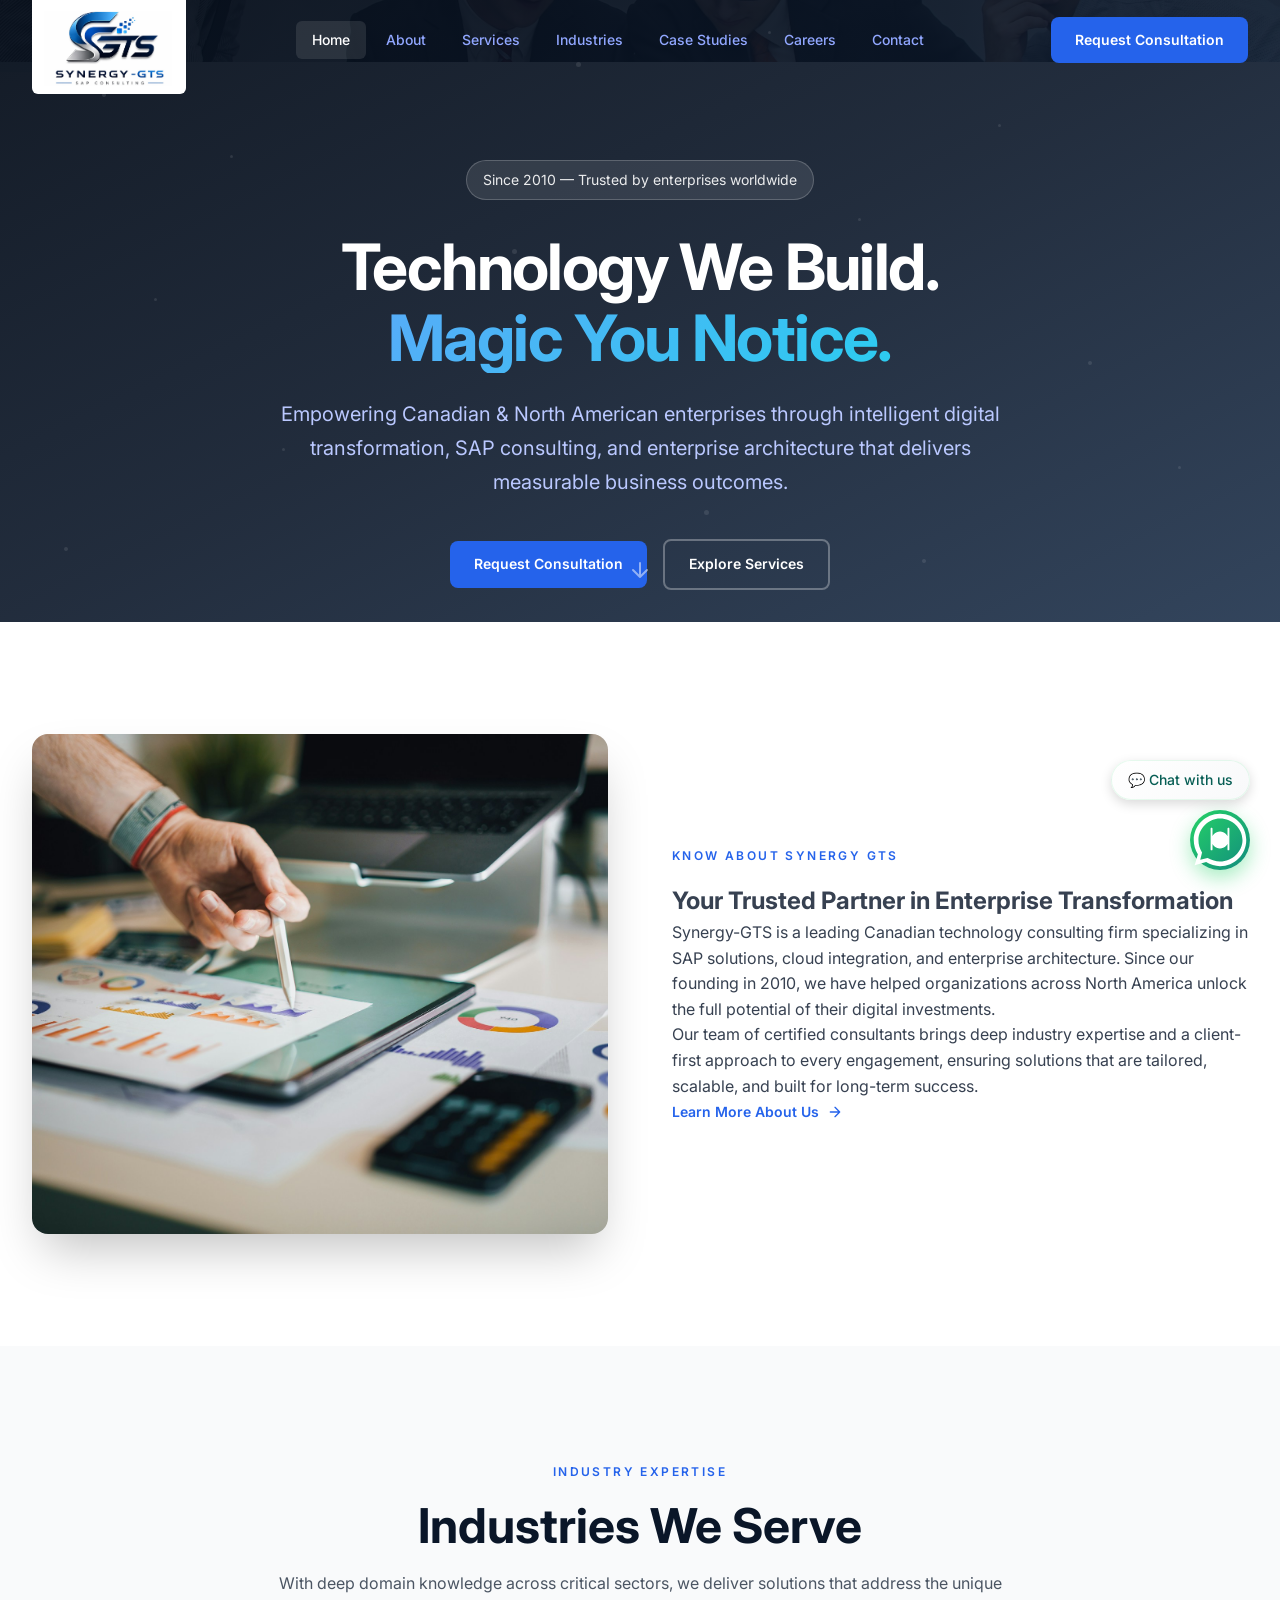
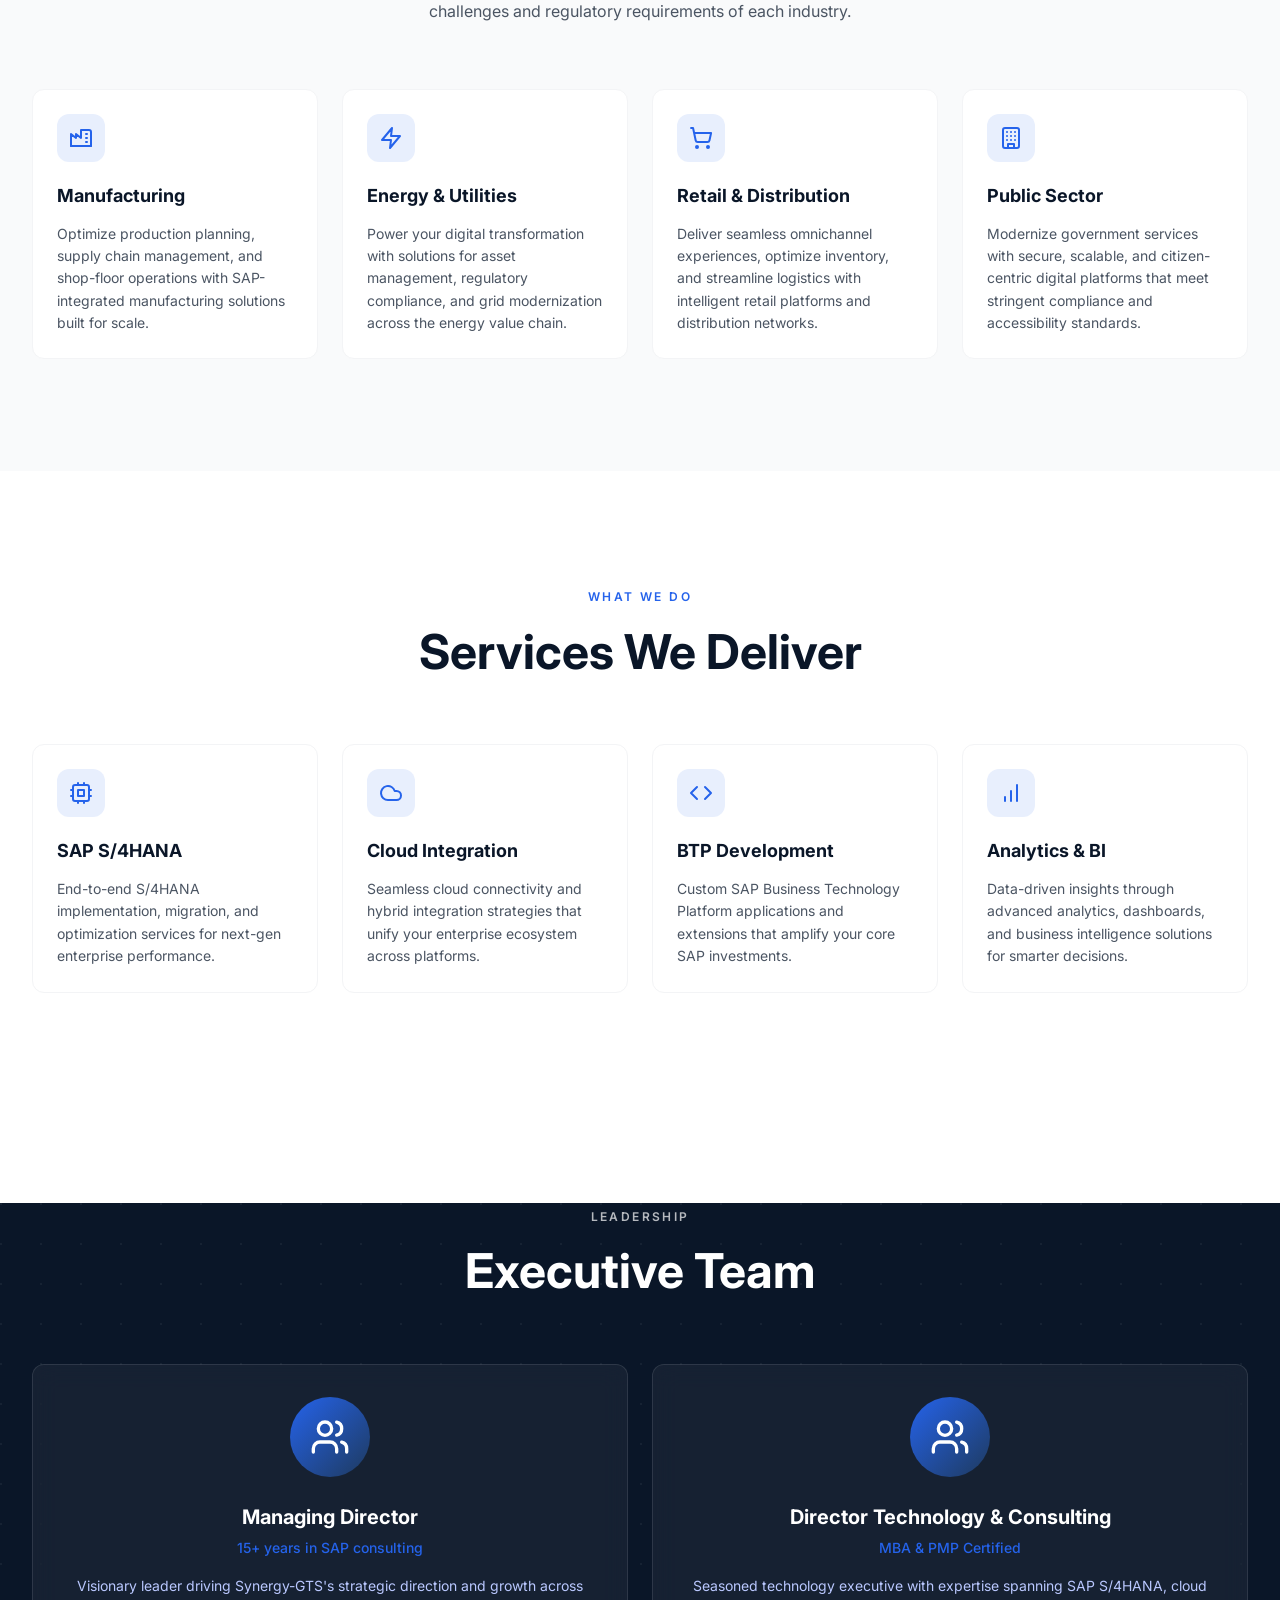
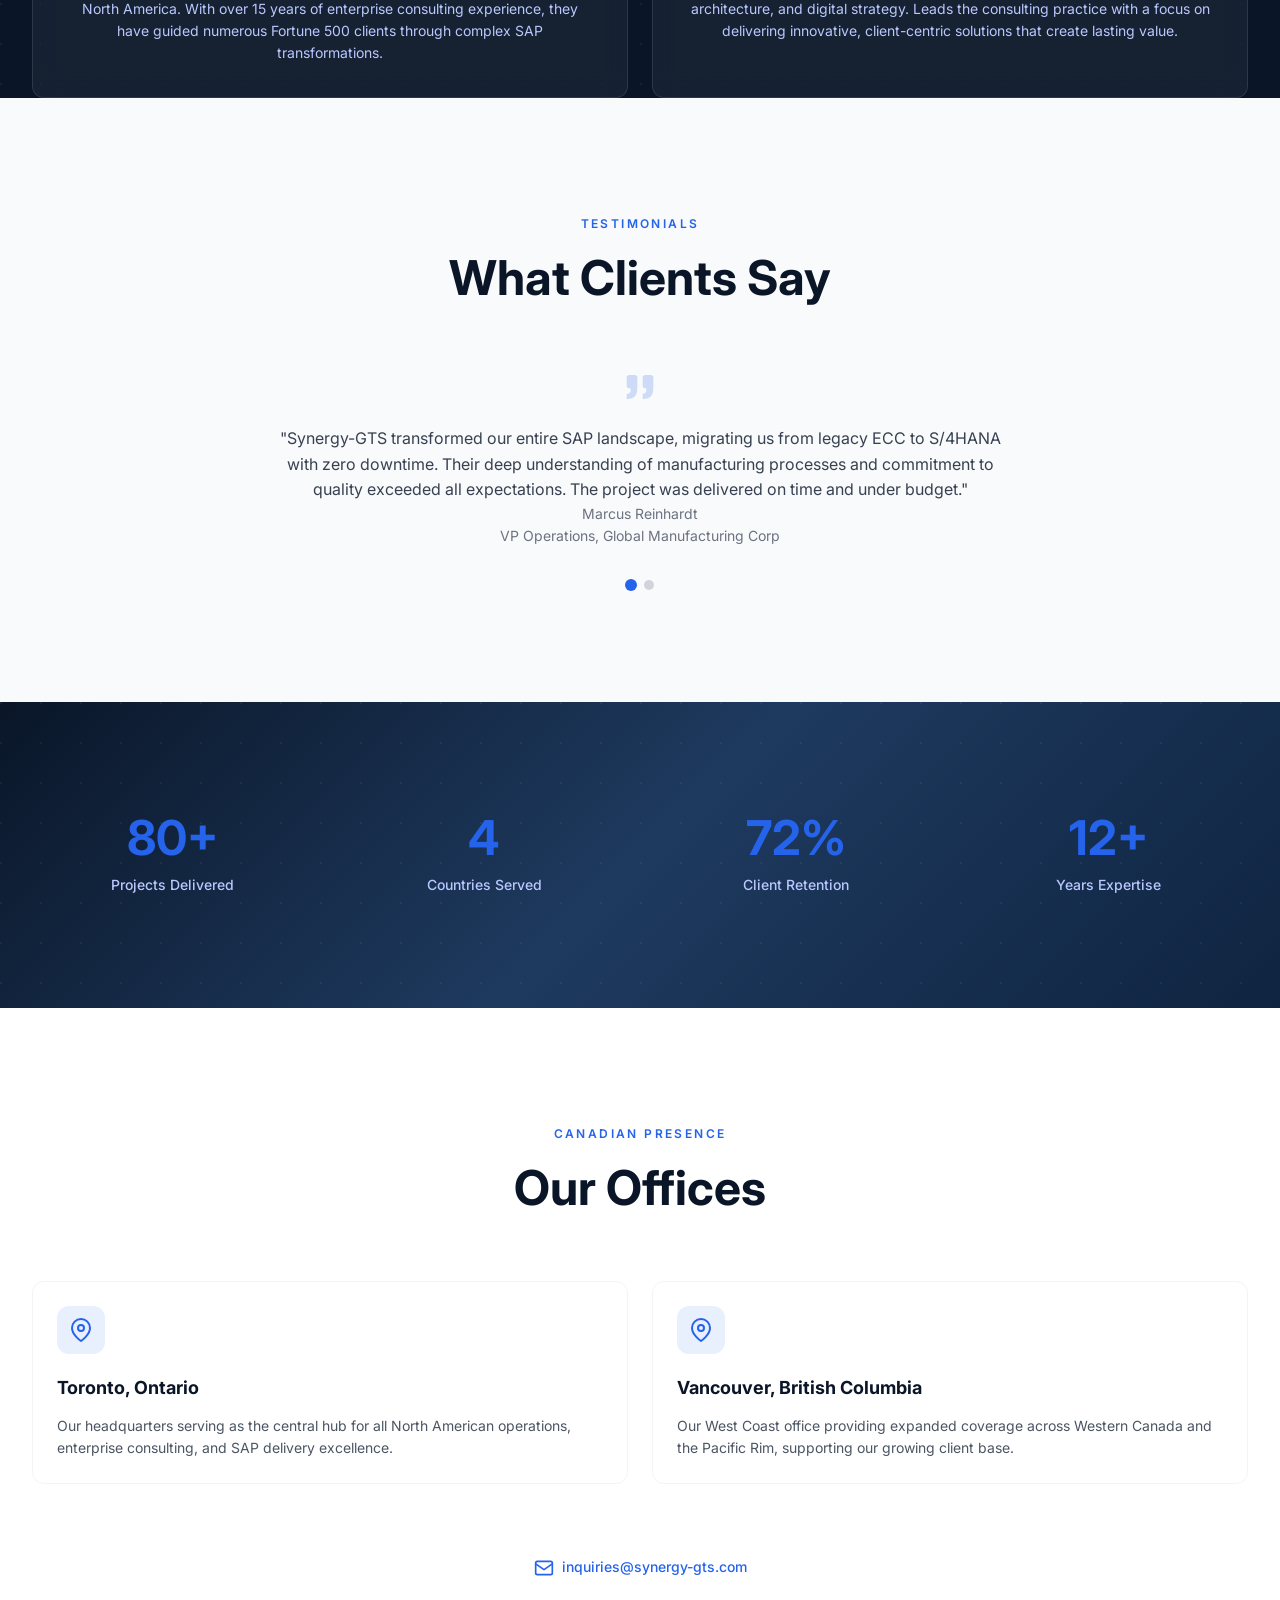
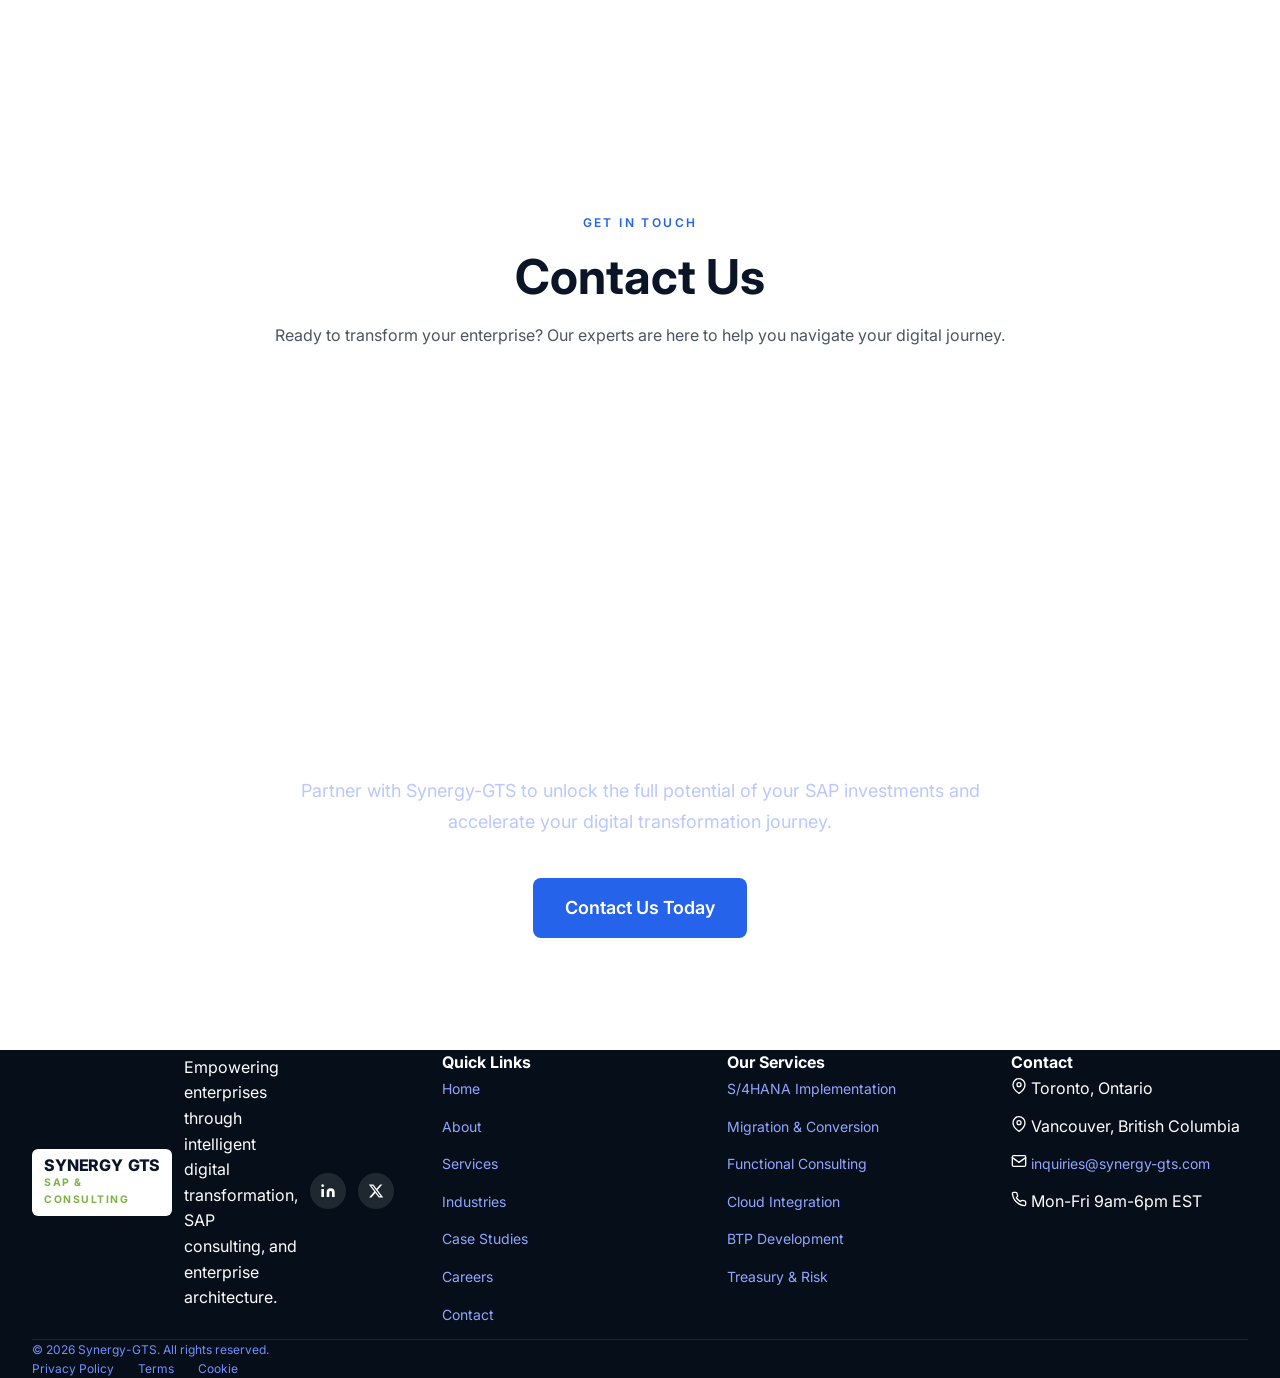
<file: index.html>
<!DOCTYPE html>
<html lang="en">
<head>
  <meta charset="UTF-8">
  <meta name="viewport" content="width=device-width, initial-scale=1.0">
  <title>Synergy-GTS | Technology We Build. Magic You Notice.</title>
  <meta name="description" content="Synergy-GTS — Empowering Canadian &amp; North American Enterprises Through Intelligent Digital Transformation. SAP Consulting, Enterprise Architecture &amp; Software Engineering.">
  <link rel="preconnect" href="https://fonts.googleapis.com">
  <link rel="preconnect" href="https://fonts.gstatic.com" crossorigin>
  <link href="https://fonts.googleapis.com/css2?family=Inter:wght@400;500;600;700;800&display=swap" rel="stylesheet">
  <link rel="stylesheet" href="css/styles.css">
  <style>
    /* WhatsApp Button */
    .whatsapp-float {
        position: fixed;
        bottom: 30px;
        right: 30px;
        z-index: 1000;
        background: linear-gradient(135deg, #25D366, #128C7E);
        border-radius: 50%;
        width: 60px;
        height: 60px;
        display: flex;
        align-items: center;
        justify-content: center;
        box-shadow: 0 8px 20px rgba(37, 211, 102, 0.4), 0 0 0 0 rgba(37, 211, 102, 0.7);
        transition: all 0.3s ease;
        cursor: pointer;
        animation: pulseGlow 2s infinite, shine 3s ease-in-out infinite;
    }
    .whatsapp-float:hover {
        transform: scale(1.1);
        box-shadow: 0 12px 30px rgba(37, 211, 102, 0.6), 0 0 0 10px rgba(37, 211, 102, 0.2);
    }
    .whatsapp-float::before {
        content: '';
        position: absolute;
        top: -2px;
        left: -2px;
        right: -2px;
        bottom: -2px;
        border-radius: 50%;
        background: linear-gradient(45deg, #25D366, #128C7E, #25D366);
        z-index: -1;
        opacity: 0;
        animation: glowPulse 2s ease-in-out infinite;
    }
    .chat-bubble {
        position: fixed;
        bottom: 100px;
        right: 30px;
        background: linear-gradient(135deg, #ffffff, #f8f9fa);
        border-radius: 20px;
        padding: 8px 16px;
        font-size: 14px;
        font-weight: 500;
        color: #075E54;
        box-shadow: 0 4px 12px rgba(0,0,0,0.15);
        z-index: 999;
        animation: bounce 2s infinite;
        cursor: pointer;
        white-space: nowrap;
        border: 1px solid rgba(37, 211, 102, 0.1);
    }
    @keyframes bounce {
        0%, 100% { transform: translateY(0); }
        50% { transform: translateY(-5px); }
    }
    @keyframes shine {
        0%, 100% { box-shadow: 0 8px 20px rgba(37, 211, 102, 0.4), 0 0 0 0 rgba(37, 211, 102, 0.7); }
        50% { box-shadow: 0 8px 20px rgba(37, 211, 102, 0.6), 0 0 0 8px rgba(37, 211, 102, 0.3); }
    }
    @keyframes glowPulse {
        0%, 100% { opacity: 0; transform: scale(1); }
        50% { opacity: 0.8; transform: scale(1.05); }
    }
    @media (max-width: 640px) {
        .chat-bubble { display: none; }
        .whatsapp-float { width: 50px; height: 50px; bottom: 20px; right: 20px; }
    }
  </style>
</head>
<body>

    <!-- Floating WhatsApp Widgets -->
    <div class="chat-bubble" onclick="openWhatsApp()">💬 Chat with us</div>
    <div class="whatsapp-float" onclick="openWhatsApp()">
        <svg class="w-8 h-8" viewBox="0 0 32 32" fill="none" xmlns="http://www.w3.org/2000/svg">
            <path d="M16.0007 2C8.26801 2 2 8.26801 2 16.0007C2 18.7833 2.80571 21.4083 4.20786 23.6143L2.47559 29.5244L8.61426 27.7921C10.8203 29.1943 13.4453 30 16.0007 30C23.7334 30 30.0014 23.7334 30.0014 16.0007C30.0014 8.26801 23.7334 2 16.0007 2ZM16.0007 4.5C22.6239 4.5 28.0014 9.87747 28.0014 16.0007C28.0014 22.1239 22.6239 27.5014 16.0007 27.5014C13.7453 27.5014 11.5953 26.8953 9.69531 25.7953L9.31426 25.5742L5.47559 26.5244L6.42578 22.6857L6.20469 22.3047C5.10469 20.4047 4.5 18.2547 4.5 16.0007C4.5 9.87747 9.87747 4.5 16.0007 4.5ZM11.5 9.5C11.225 9.5 11 9.725 11 10V21C11 21.275 11.225 21.5 11.5 21.5C11.775 21.5 12 21.275 12 21V10C12 9.725 11.775 9.5 11.5 9.5ZM20.5 9.5C20.225 9.5 20 9.725 20 10V21C20 21.275 20.225 21.5 20.5 21.5C20.775 21.5 21 21.275 21 21V10C21 9.725 20.775 9.5 20.5 9.5ZM16 11.5C13.5147 11.5 11.5 13.5147 11.5 16C11.5 18.4853 13.5147 20.5 16 20.5C18.4853 20.5 20.5 18.4853 20.5 16C20.5 13.5147 18.4853 11.5 16 11.5Z" fill="white"/>
        </svg>
    </div>

  <!-- ======================== NAVIGATION ======================== -->
  <nav class="navbar">
    <div class="navbar-inner">
      <a href="index.html" class="nav-logo">
        <img src="images/logo.png" alt="Synergy-GTS">
      </a>
      <div class="nav-links">
        <a href="index.html" class="nav-link active">Home</a>
        <a href="about.html" class="nav-link">About</a>
        <a href="services.html" class="nav-link">Services</a>
        <a href="industries.html" class="nav-link">Industries</a>
        <a href="case-studies.html" class="nav-link">Case Studies</a>
        <a href="careers.html" class="nav-link">Careers</a>
        <a href="contact.html" class="nav-link">Contact</a>
      </div>
      <div class="nav-cta">
        <a href="contact.html" class="btn-primary">Request Consultation</a>
      </div>
      <button class="mobile-toggle" aria-label="Toggle menu">
        <svg viewBox="0 0 24 24" fill="none" stroke="currentColor" stroke-width="2" stroke-linecap="round"><line x1="3" y1="6" x2="21" y2="6"/><line x1="3" y1="12" x2="21" y2="12"/><line x1="3" y1="18" x2="21" y2="18"/></svg>
      </button>
      <div class="mobile-menu">
        <a href="index.html" class="active">Home</a>
        <a href="about.html">About</a>
        <a href="services.html">Services</a>
        <a href="industries.html">Industries</a>
        <a href="case-studies.html">Case Studies</a>
        <a href="careers.html">Careers</a>
        <a href="contact.html">Contact</a>
        <a href="contact.html" class="btn-primary">Request Consultation</a>
      </div>
    </div>
  </nav>

  <!-- ======================== 1. HERO ======================== -->
  <section class="hero">
    <div class="hero-bg">
      <img src="images/hero-bg.png" alt="Synergy-GTS Hero Background">
    </div>
    <div class="hero-overlay"></div>
    <div class="hero-particles">
      <div class="particle" style="left:8%;top:15%;width:4px;height:4px;animation-delay:0s;animation-duration:8s;"></div>
      <div class="particle" style="left:22%;top:72%;width:3px;height:3px;animation-delay:1.2s;animation-duration:6s;"></div>
      <div class="particle" style="left:45%;top:10%;width:5px;height:5px;animation-delay:2.4s;animation-duration:10s;"></div>
      <div class="particle" style="left:67%;top:35%;width:3px;height:3px;animation-delay:0.8s;animation-duration:7s;"></div>
      <div class="particle" style="left:85%;top:58%;width:4px;height:4px;animation-delay:3.1s;animation-duration:9s;"></div>
      <div class="particle" style="left:12%;top:48%;width:3px;height:3px;animation-delay:1.7s;animation-duration:8s;"></div>
      <div class="particle" style="left:55%;top:82%;width:5px;height:5px;animation-delay:4.2s;animation-duration:7s;"></div>
      <div class="particle" style="left:78%;top:20%;width:3px;height:3px;animation-delay:0.4s;animation-duration:11s;"></div>
      <div class="particle" style="left:33%;top:55%;width:4px;height:4px;animation-delay:2.8s;animation-duration:6s;"></div>
      <div class="particle" style="left:92%;top:75%;width:3px;height:3px;animation-delay:1.5s;animation-duration:9s;"></div>
      <div class="particle" style="left:5%;top:88%;width:4px;height:4px;animation-delay:3.6s;animation-duration:8s;"></div>
      <div class="particle" style="left:60%;top:5%;width:3px;height:3px;animation-delay:0.6s;animation-duration:10s;"></div>
      <div class="particle" style="left:40%;top:40%;width:5px;height:5px;animation-delay:2.0s;animation-duration:7s;"></div>
      <div class="particle" style="left:72%;top:90%;width:4px;height:4px;animation-delay:4.8s;animation-duration:6s;"></div>
      <div class="particle" style="left:18%;top:25%;width:3px;height:3px;animation-delay:3.3s;animation-duration:9s;"></div>
    </div>
    <div class="hero-content fade-in">
      <div class="hero-badge">Since 2010 — Trusted by enterprises worldwide</div>
      <h1 data-content-key="home.hero.title">Technology We Build. <span class="text-gradient-light">Magic You Notice.</span></h1>
      <p data-content-key="home.hero.subtitle">Empowering Canadian &amp; North American enterprises through intelligent digital transformation, SAP consulting, and enterprise architecture that delivers measurable business outcomes.</p>
      <div class="hero-buttons">
        <a href="contact.html" class="btn-primary">Request Consultation</a>
        <a href="services.html" class="btn-secondary">Explore Services</a>
      </div>
    </div>
    <div class="hero-scroll-indicator">
      <svg viewBox="0 0 24 24" fill="none" stroke="currentColor" stroke-width="2" stroke-linecap="round" stroke-linejoin="round" width="24" height="24"><path d="M12 5v14M5 12l7 7 7-7"/></svg>
    </div>
  </section>

  <!-- ======================== 2. ABOUT PREVIEW ======================== -->
  <section class="section bg-white">
    <div class="container">
      <div class="grid grid-2">
        <div class="grid-image fade-in-left">
          <img src="images/about-bg.png" alt="About Synergy-GTS">
        </div>
        <div class="grid-content fade-in-right">
          <div class="section-label">Know About Synergy GTS</div>
          <h2>Your Trusted Partner in Enterprise Transformation</h2>
          <p>Synergy-GTS is a leading Canadian technology consulting firm specializing in SAP solutions, cloud integration, and enterprise architecture. Since our founding in 2010, we have helped organizations across North America unlock the full potential of their digital investments.</p>
          <p>Our team of certified consultants brings deep industry expertise and a client-first approach to every engagement, ensuring solutions that are tailored, scalable, and built for long-term success.</p>
          <a href="about.html" class="link-arrow">Learn More About Us <svg viewBox="0 0 24 24" fill="none" stroke="currentColor" stroke-width="2" stroke-linecap="round" stroke-linejoin="round" width="16" height="16"><path d="M5 12h14M12 5l7 7-7 7"/></svg></a>
        </div>
      </div>
      <div class="deco-1"></div>
      <div class="deco-2"></div>
    </div>
  </section>

  <!-- ======================== 3. INDUSTRY EXPERTISE ======================== -->
  <section class="section bg-gray-50">
    <div class="container">
      <div class="section-header fade-in">
        <div class="section-label">Industry Expertise</div>
        <h2>Industries We Serve</h2>
        <p>With deep domain knowledge across critical sectors, we deliver solutions that address the unique challenges and regulatory requirements of each industry.</p>
      </div>
      <div class="cards-grid-4">
        <!-- Manufacturing -->
        <div class="card fade-in" style="animation-delay:0.1s;">
          <div class="card-icon">
            <svg viewBox="0 0 24 24" fill="none" stroke="currentColor" stroke-width="2" stroke-linecap="round" stroke-linejoin="round" width="24" height="24"><path d="M2 20V8l5 4V8l5 4V4h8a2 2 0 0 1 2 2v14H2z"/><path d="M17 8h1M17 12h1M17 16h1"/><path d="M2 20h20"/></svg>
          </div>
          <h3>Manufacturing</h3>
          <p>Optimize production planning, supply chain management, and shop-floor operations with SAP-integrated manufacturing solutions built for scale.</p>
        </div>
        <!-- Energy & Utilities -->
        <div class="card fade-in" style="animation-delay:0.2s;">
          <div class="card-icon">
            <svg viewBox="0 0 24 24" fill="none" stroke="currentColor" stroke-width="2" stroke-linecap="round" stroke-linejoin="round" width="24" height="24"><polygon points="13 2 3 14 12 14 11 22 21 10 12 10 13 2"/></svg>
          </div>
          <h3>Energy &amp; Utilities</h3>
          <p>Power your digital transformation with solutions for asset management, regulatory compliance, and grid modernization across the energy value chain.</p>
        </div>
        <!-- Retail & Distribution -->
        <div class="card fade-in" style="animation-delay:0.3s;">
          <div class="card-icon">
            <svg viewBox="0 0 24 24" fill="none" stroke="currentColor" stroke-width="2" stroke-linecap="round" stroke-linejoin="round" width="24" height="24"><circle cx="8" cy="21" r="1"/><circle cx="19" cy="21" r="1"/><path d="M2.05 2.05h2l2.66 12.42a2 2 0 0 0 2 1.58h9.78a2 2 0 0 0 1.95-1.57l1.65-7.43H5.12"/></svg>
          </div>
          <h3>Retail &amp; Distribution</h3>
          <p>Deliver seamless omnichannel experiences, optimize inventory, and streamline logistics with intelligent retail platforms and distribution networks.</p>
        </div>
        <!-- Public Sector -->
        <div class="card fade-in" style="animation-delay:0.4s;">
          <div class="card-icon">
            <svg viewBox="0 0 24 24" fill="none" stroke="currentColor" stroke-width="2" stroke-linecap="round" stroke-linejoin="round" width="24" height="24"><rect x="4" y="2" width="16" height="20" rx="2" ry="2"/><path d="M9 22v-4h6v4M8 6h.01M16 6h.01M12 6h.01M8 10h.01M16 10h.01M12 10h.01M8 14h.01M16 14h.01M12 14h.01"/></svg>
          </div>
          <h3>Public Sector</h3>
          <p>Modernize government services with secure, scalable, and citizen-centric digital platforms that meet stringent compliance and accessibility standards.</p>
        </div>
      </div>
    </div>
  </section>

  <!-- ======================== 4. SERVICES HIGHLIGHTS ======================== -->
  <section class="section bg-white">
    <div class="container">
      <div class="section-header fade-in">
        <div class="section-label">What We Do</div>
        <h2>Services We Deliver</h2>
      </div>
      <div class="cards-grid-4">
        <!-- SAP S/4HANA -->
        <div class="card fade-in" style="animation-delay:0.1s;">
          <div class="card-icon icon-lg">
            <svg viewBox="0 0 24 24" fill="none" stroke="currentColor" stroke-width="2" stroke-linecap="round" stroke-linejoin="round" width="24" height="24"><rect x="4" y="4" width="16" height="16" rx="2"/><rect x="9" y="9" width="6" height="6"/><path d="M15 2v2M15 20v2M2 15h2M20 15h2M9 2v2M9 20v2M2 9h2M20 9h2"/></svg>
          </div>
          <h3>SAP S/4HANA</h3>
          <p>End-to-end S/4HANA implementation, migration, and optimization services for next-gen enterprise performance.</p>
        </div>
        <!-- Cloud Integration -->
        <div class="card fade-in" style="animation-delay:0.2s;">
          <div class="card-icon icon-lg">
            <svg viewBox="0 0 24 24" fill="none" stroke="currentColor" stroke-width="2" stroke-linecap="round" stroke-linejoin="round" width="24" height="24"><path d="M17.5 19H9a7 7 0 1 1 6.71-9h1.79a4.5 4.5 0 1 1 0 9z"/></svg>
          </div>
          <h3>Cloud Integration</h3>
          <p>Seamless cloud connectivity and hybrid integration strategies that unify your enterprise ecosystem across platforms.</p>
        </div>
        <!-- BTP Development -->
        <div class="card fade-in" style="animation-delay:0.3s;">
          <div class="card-icon icon-lg">
            <svg viewBox="0 0 24 24" fill="none" stroke="currentColor" stroke-width="2" stroke-linecap="round" stroke-linejoin="round" width="24" height="24"><polyline points="16 18 22 12 16 6"/><polyline points="8 6 2 12 8 18"/></svg>
          </div>
          <h3>BTP Development</h3>
          <p>Custom SAP Business Technology Platform applications and extensions that amplify your core SAP investments.</p>
        </div>
        <!-- Analytics & BI -->
        <div class="card fade-in" style="animation-delay:0.4s;">
          <div class="card-icon icon-lg">
            <svg viewBox="0 0 24 24" fill="none" stroke="currentColor" stroke-width="2" stroke-linecap="round" stroke-linejoin="round" width="24" height="24"><line x1="12" y1="20" x2="12" y2="10"/><line x1="18" y1="20" x2="18" y2="4"/><line x1="6" y1="20" x2="6" y2="16"/></svg>
          </div>
          <h3>Analytics &amp; BI</h3>
          <p>Data-driven insights through advanced analytics, dashboards, and business intelligence solutions for smarter decisions.</p>
        </div>
      </div>
      <div class="section-footer fade-in">
        <a href="services.html" class="btn-secondary">View All Services <svg viewBox="0 0 24 24" fill="none" stroke="currentColor" stroke-width="2" stroke-linecap="round" stroke-linejoin="round" width="16" height="16"><path d="M5 12h14M12 5l7 7-7 7"/></svg></a>
      </div>
    </div>
  </section>

  <!-- ======================== 5. EXECUTIVE LEADERSHIP ======================== -->
  <section class="dark-section">
    <div class="pattern-bg"></div>
    <div class="container">
      <div class="section-header fade-in">
        <div class="section-label section-label-light">Leadership</div>
        <h2 class="text-light">Executive Team</h2>
      </div>
      <div class="cards-grid-2">
        <!-- Managing Director -->
        <div class="glass-card fade-in" style="animation-delay:0.1s;">
          <div class="glass-card-icon">
            <svg viewBox="0 0 24 24" fill="none" stroke="currentColor" stroke-width="2" stroke-linecap="round" stroke-linejoin="round" width="24" height="24"><path d="M16 21v-2a4 4 0 0 0-4-4H6a4 4 0 0 0-4 4v2"/><circle cx="9" cy="7" r="4"/><path d="M22 21v-2a4 4 0 0 0-3-3.87M16 3.13a4 4 0 0 1 0 7.75"/></svg>
          </div>
          <h3>Managing Director</h3>
          <div class="glass-card-role">15+ years in SAP consulting</div>
          <p>Visionary leader driving Synergy-GTS's strategic direction and growth across North America. With over 15 years of enterprise consulting experience, they have guided numerous Fortune 500 clients through complex SAP transformations.</p>
        </div>
        <!-- Director Technology & Consulting -->
        <div class="glass-card fade-in" style="animation-delay:0.2s;">
          <div class="glass-card-icon">
            <svg viewBox="0 0 24 24" fill="none" stroke="currentColor" stroke-width="2" stroke-linecap="round" stroke-linejoin="round" width="24" height="24"><path d="M16 21v-2a4 4 0 0 0-4-4H6a4 4 0 0 0-4 4v2"/><circle cx="9" cy="7" r="4"/><path d="M22 21v-2a4 4 0 0 0-3-3.87M16 3.13a4 4 0 0 1 0 7.75"/></svg>
          </div>
          <h3>Director Technology &amp; Consulting</h3>
          <div class="glass-card-role">MBA &amp; PMP Certified</div>
          <p>Seasoned technology executive with expertise spanning SAP S/4HANA, cloud architecture, and digital strategy. Leads the consulting practice with a focus on delivering innovative, client-centric solutions that create lasting value.</p>
        </div>
      </div>
    </div>
  </section>

  <!-- ======================== 6. TESTIMONIALS ======================== -->
  <section class="testimonials-section">
    <div class="container">
      <div class="section-header fade-in">
        <div class="section-label">Testimonials</div>
        <h2>What Clients Say</h2>
      </div>
      <div class="testimonials-slider">
        <div class="testimonial-slides">
          <div class="testimonial-slide fade-in active">
            <blockquote>
              <svg viewBox="0 0 24 24" fill="currentColor" width="32" height="32" class="testimonial-quote-icon"><path d="M3 21c3 0 7-1 7-8V5c0-1.25-.756-2.017-2-2H4c-1.25 0-2 .75-2 1.972V11c0 1.25.75 2 2 2 1 0 1 0 1 1v1c0 1-1 2-2 2s-1 .008-1 1.031V21zm12 0c3 0 7-1 7-8V5c0-1.25-.757-2.017-2-2h-4c-1.25 0-2 .75-2 1.972V11c0 1.25.75 2 2 2h.75c0 2.25.25 4-2.75 4v3c0 1 0 1 1 1z"/></svg>
              <p>"Synergy-GTS transformed our entire SAP landscape, migrating us from legacy ECC to S/4HANA with zero downtime. Their deep understanding of manufacturing processes and commitment to quality exceeded all expectations. The project was delivered on time and under budget."</p>
            </blockquote>
            <div class="testimonial-author">
              <div class="testimonial-author-name">Marcus Reinhardt</div>
              <div class="testimonial-author-title">VP Operations, Global Manufacturing Corp</div>
            </div>
          </div>
          <div class="testimonial-slide fade-in">
            <blockquote>
              <svg viewBox="0 0 24 24" fill="currentColor" width="32" height="32" class="testimonial-quote-icon"><path d="M3 21c3 0 7-1 7-8V5c0-1.25-.756-2.017-2-2H4c-1.25 0-2 .75-2 1.972V11c0 1.25.75 2 2 2 1 0 1 0 1 1v1c0 1-1 2-2 2s-1 .008-1 1.031V21zm12 0c3 0 7-1 7-8V5c0-1.25-.757-2.017-2-2h-4c-1.25 0-2 .75-2 1.972V11c0 1.25.75 2 2 2h.75c0 2.25.25 4-2.75 4v3c0 1 0 1 1 1z"/></svg>
              <p>"The team at Synergy-GTS brought unparalleled SAP knowledge to our retail transformation project. Their consultants understood our complex omnichannel requirements and delivered a solution that has significantly improved our operational efficiency and customer experience."</p>
            </blockquote>
            <div class="testimonial-author">
              <div class="testimonial-author-name">Isabella Martinez</div>
              <div class="testimonial-author-title">CTO, European Retail Group</div>
            </div>
          </div>
        </div>
        <div class="testimonial-dots">
          <div class="testimonial-dot active"></div>
          <div class="testimonial-dot"></div>
        </div>
      </div>
    </div>
  </section>

  <!-- ======================== 7. STATS ======================== -->
  <section class="stats-section">
    <div class="pattern-bg"></div>
    <div class="container">
      <div class="stats-grid">
        <div class="stat-item fade-in" style="animation-delay:0.1s;">
          <div class="stat-number">100+</div>
          <div class="stat-label">Projects Delivered</div>
        </div>
        <div class="stat-item fade-in" style="animation-delay:0.2s;">
          <div class="stat-number">5</div>
          <div class="stat-label">Countries Served</div>
        </div>
        <div class="stat-item fade-in" style="animation-delay:0.3s;">
          <div class="stat-number">90%</div>
          <div class="stat-label">Client Retention</div>
        </div>
        <div class="stat-item fade-in" style="animation-delay:0.4s;">
          <div class="stat-number">15+</div>
          <div class="stat-label">Years Expertise</div>
        </div>
      </div>
    </div>
  </section>

  <!-- ======================== 8. CANADIAN PRESENCE ======================== -->
  <section class="section bg-white">
    <div class="container">
      <div class="section-header fade-in">
        <div class="section-label">Canadian Presence</div>
        <h2>Our Offices</h2>
      </div>
      <div class="cards-grid-2">
        <!-- Toronto -->
        <div class="card fade-in" style="animation-delay:0.1s;">
          <div class="card-icon">
            <svg viewBox="0 0 24 24" fill="none" stroke="currentColor" stroke-width="2" stroke-linecap="round" stroke-linejoin="round" width="24" height="24"><path d="M21 10c0 7-9 13-9 13s-9-6-9-13a9 9 0 0 1 18 0z"/><circle cx="12" cy="10" r="3"/></svg>
          </div>
          <h3>Toronto, Ontario</h3>
          <p>Our headquarters serving as the central hub for all North American operations, enterprise consulting, and SAP delivery excellence.</p>
        </div>
        <!-- Vancouver -->
        <div class="card fade-in" style="animation-delay:0.2s;">
          <div class="card-icon">
            <svg viewBox="0 0 24 24" fill="none" stroke="currentColor" stroke-width="2" stroke-linecap="round" stroke-linejoin="round" width="24" height="24"><path d="M21 10c0 7-9 13-9 13s-9-6-9-13a9 9 0 0 1 18 0z"/><circle cx="12" cy="10" r="3"/></svg>
          </div>
          <h3>Vancouver, British Columbia</h3>
          <p>Our West Coast office providing expanded coverage across Western Canada and the Pacific Rim, supporting our growing client base.</p>
        </div>
      </div>
      <div class="section-footer fade-in">
        <div class="contact-email">
          <svg viewBox="0 0 24 24" fill="none" stroke="currentColor" stroke-width="2" stroke-linecap="round" stroke-linejoin="round" width="20" height="20"><rect x="2" y="4" width="20" height="16" rx="2"/><path d="M22 7l-10 7L2 7"/></svg>
          <a href="mailto:inquiries@synergy-gts.com  ">inquiries@synergy-gts.com  </a>
        </div>
      </div>
    </div>
  </section>

  <!-- ======================== 9. CONTACT SECTION ======================== -->
  <section class="section bg-white">
    <div class="container">
      <div class="section-header fade-in">
        <div class="section-label">Get In Touch</div>
        <h2>Contact Us</h2>
        <p>Ready to transform your enterprise? Our experts are here to help you navigate your digital journey.</p>
      </div>
    </div>
  </section>

  <!-- ======================== 10. CTA BANNER ======================== -->
  <section class="cta-banner">
    <div class="pattern-bg"></div>
    <div class="container">
      <div class="cta-content fade-in">
        <h2>Ready to Transform Your Enterprise?</h2>
        <p>Partner with Synergy-GTS to unlock the full potential of your SAP investments and accelerate your digital transformation journey.</p>
        <a href="contact.html" class="btn-primary btn-lg">Contact Us Today</a>
      </div>
    </div>
  </section>

  <!-- ======================== 10. FOOTER ======================== -->
  <footer class="footer">
    <div class="container">
      <div class="footer-grid">
        <!-- Brand -->
        <div class="footer-brand">
          <a href="index.html" class="nav-logo">
            <div class="nav-logo-text">
              <div class="nav-logo-name">
                <span class="logo-synergy">SYNERGY</span>
                <span class="logo-gts">GTS</span>
                <div class="logo-divider"></div>
              </div>
              <span class="nav-logo-tagline">SAP & CONSULTING</span>
            </div>
          </a>
          <p>Empowering enterprises through intelligent digital transformation, SAP consulting, and enterprise architecture.</p>
          <div class="social-links">
            <a href="#" aria-label="LinkedIn">
              <svg viewBox="0 0 24 24" fill="currentColor" width="20" height="20"><path d="M16 8a6 6 0 0 1 6 6v7h-4v-7a2 2 0 0 0-4 0v7h-4v-7a6 6 0 0 1 6-6z"/><rect x="2" y="9" width="4" height="12"/><circle cx="4" cy="4" r="2"/></svg>
            </a>
            <a href="#" aria-label="Twitter">
              <svg viewBox="0 0 24 24" fill="currentColor" width="20" height="20"><path d="M18.244 2.25h3.308l-7.227 8.26 8.502 11.24H16.17l-5.214-6.817L4.99 21.75H1.68l7.73-8.835L1.254 2.25H8.08l4.713 6.231zm-1.161 17.52h1.833L7.084 4.126H5.117z"/></svg>
            </a>
          </div>
        </div>
        <!-- Quick Links -->
        <div class="footer-links">
          <h4>Quick Links</h4>
          <ul>
            <li><a href="index.html">Home</a></li>
            <li><a href="about.html">About</a></li>
            <li><a href="services.html">Services</a></li>
            <li><a href="industries.html">Industries</a></li>
            <li><a href="case-studies.html">Case Studies</a></li>
            <li><a href="careers.html">Careers</a></li>
            <li><a href="contact.html">Contact</a></li>
          </ul>
        </div>
        <!-- Our Services -->
        <div class="footer-links">
          <h4>Our Services</h4>
          <ul>
            <li><a href="services.html">S/4HANA Implementation</a></li>
            <li><a href="services.html">Migration &amp; Conversion</a></li>
            <li><a href="services.html">Functional Consulting</a></li>
            <li><a href="services.html">Cloud Integration</a></li>
            <li><a href="services.html">BTP Development</a></li>
            <li><a href="services.html">Treasury &amp; Risk</a></li>
          </ul>
        </div>
        <!-- Contact -->
        <div class="footer-links">
          <h4>Contact</h4>
          <ul>
            <li>
              <svg viewBox="0 0 24 24" fill="none" stroke="currentColor" stroke-width="2" stroke-linecap="round" stroke-linejoin="round" width="16" height="16"><path d="M21 10c0 7-9 13-9 13s-9-6-9-13a9 9 0 0 1 18 0z"/><circle cx="12" cy="10" r="3"/></svg>
              Toronto, Ontario
            </li>
            <li>
              <svg viewBox="0 0 24 24" fill="none" stroke="currentColor" stroke-width="2" stroke-linecap="round" stroke-linejoin="round" width="16" height="16"><path d="M21 10c0 7-9 13-9 13s-9-6-9-13a9 9 0 0 1 18 0z"/><circle cx="12" cy="10" r="3"/></svg>
              Vancouver, British Columbia
            </li>
            <li>
              <svg viewBox="0 0 24 24" fill="none" stroke="currentColor" stroke-width="2" stroke-linecap="round" stroke-linejoin="round" width="16" height="16"><rect x="2" y="4" width="20" height="16" rx="2"/><path d="M22 7l-10 7L2 7"/></svg>
              <a href="mailto:inquiries@synergy-gts.com ">inquiries@synergy-gts.com </a>
            </li>
            <li>
              <svg viewBox="0 0 24 24" fill="none" stroke="currentColor" stroke-width="2" stroke-linecap="round" stroke-linejoin="round" width="16" height="16"><path d="M22 16.92v3a2 2 0 0 1-2.18 2 19.79 19.79 0 0 1-8.63-3.07 19.5 19.5 0 0 1-6-6 19.79 19.79 0 0 1-3.07-8.67A2 2 0 0 1 4.11 2h3a2 2 0 0 1 2 1.72c.127.96.361 1.903.7 2.81a2 2 0 0 1-.45 2.11L8.09 9.91a16 16 0 0 0 6 6l1.27-1.27a2 2 0 0 1 2.11-.45c.907.339 1.85.573 2.81.7A2 2 0 0 1 22 16.92z"/></svg>
              Mon-Fri 9am-6pm EST
            </li>
          </ul>
        </div>
      </div>
      <div class="footer-bottom">
        <p>&copy; 2026 Synergy-GTS. All rights reserved.</p>
        <div class="footer-bottom-links">
          <a href="#">Privacy Policy</a>
          <a href="#">Terms</a>
          <a href="#">Cookie</a>
        </div>
      </div>
    </div>
  </footer>

  <script src="js/main.js"></script>
  <script src="js/site-data.js"></script>
  <script>
    function openWhatsApp() {
      window.open('https://wa.me/+17804049996?text=Hello%20Synergy%20GTS%2C%20I%27d%20like%20to%20discuss%20your%20SAP%20services.', '_blank');
    }
  </script>
</body>
</html>
</file>
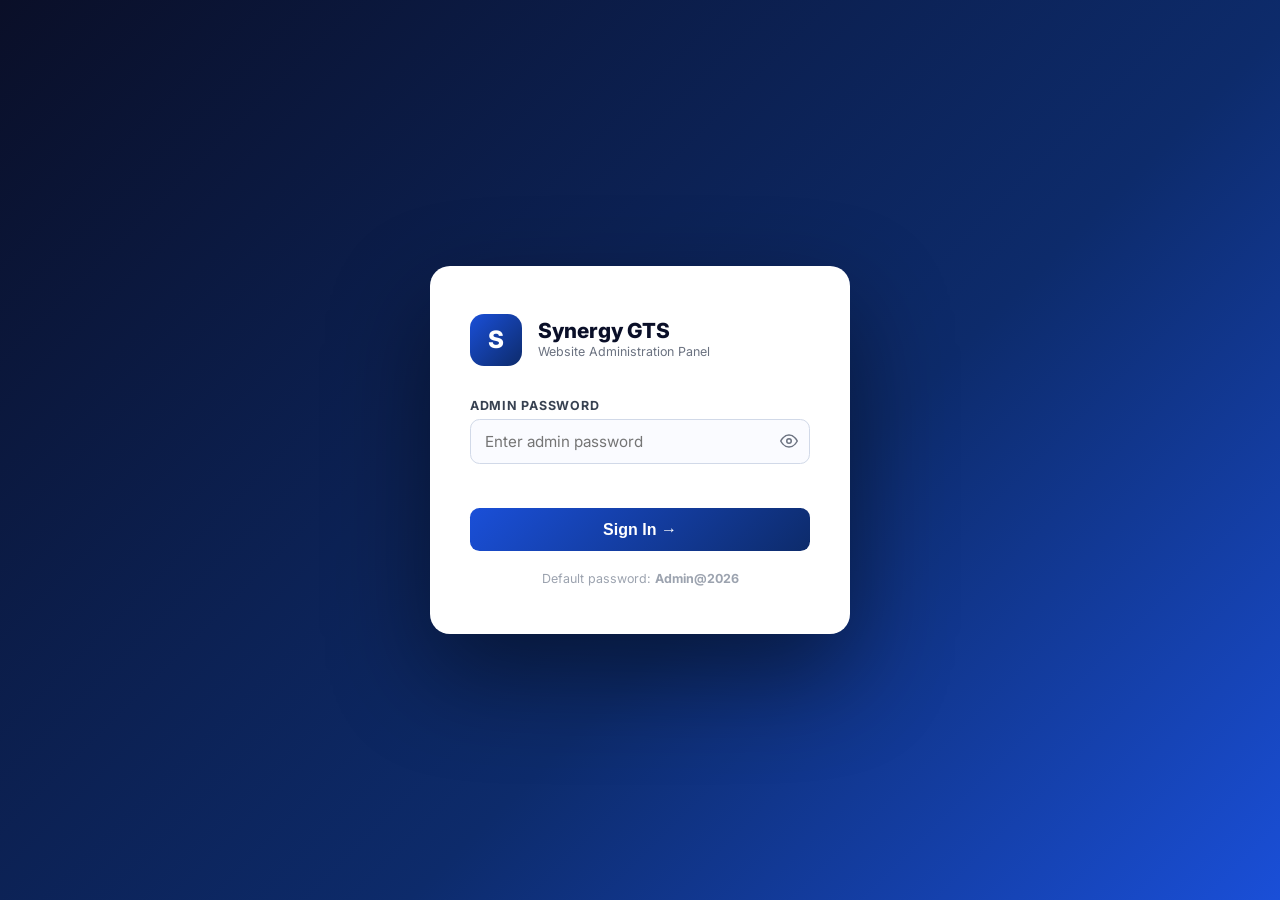
<file: admin/index.html>
<!DOCTYPE html>
<html lang="en">
<head>
  <meta charset="UTF-8">
  <meta http-equiv="refresh" content="0; url=../admin.html">
  <title>Redirecting…</title>
</head>
<body>
  <script>window.location.replace('../admin.html');</script>
</body>
</html>
</file>
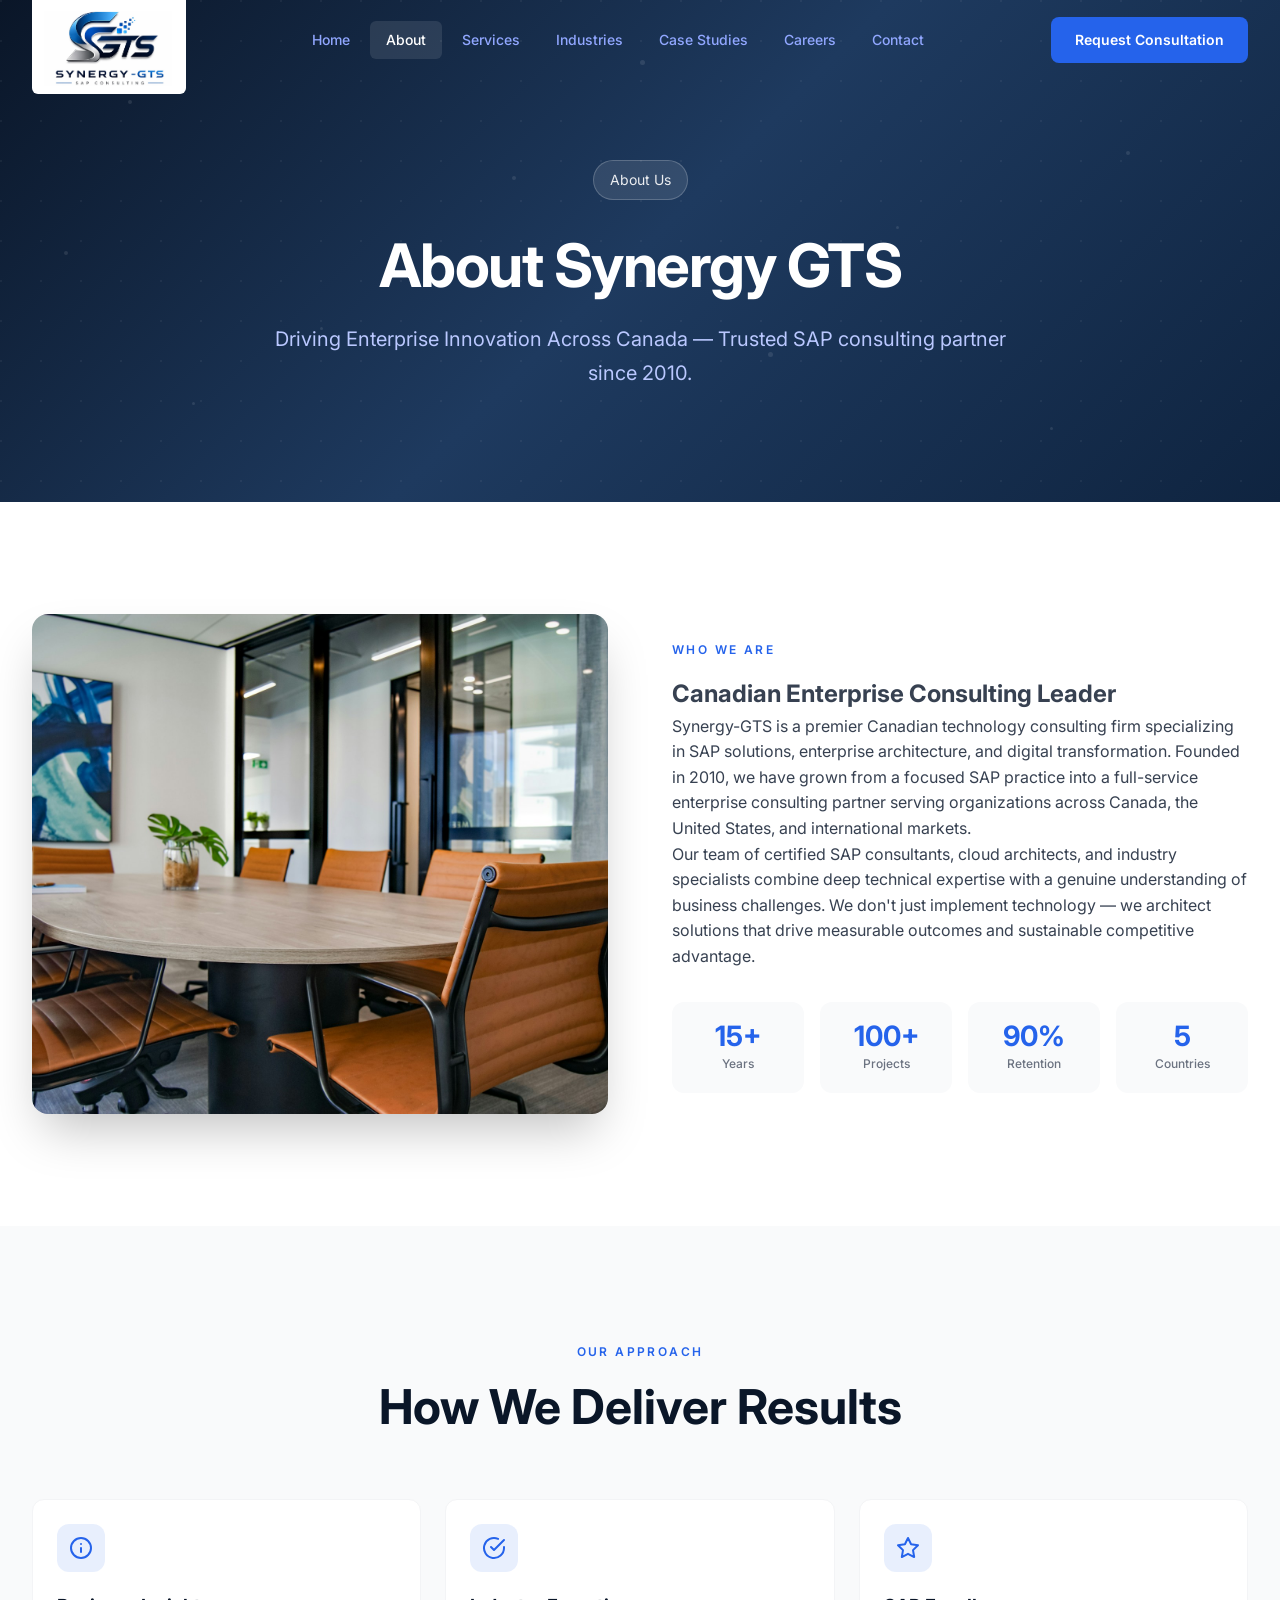
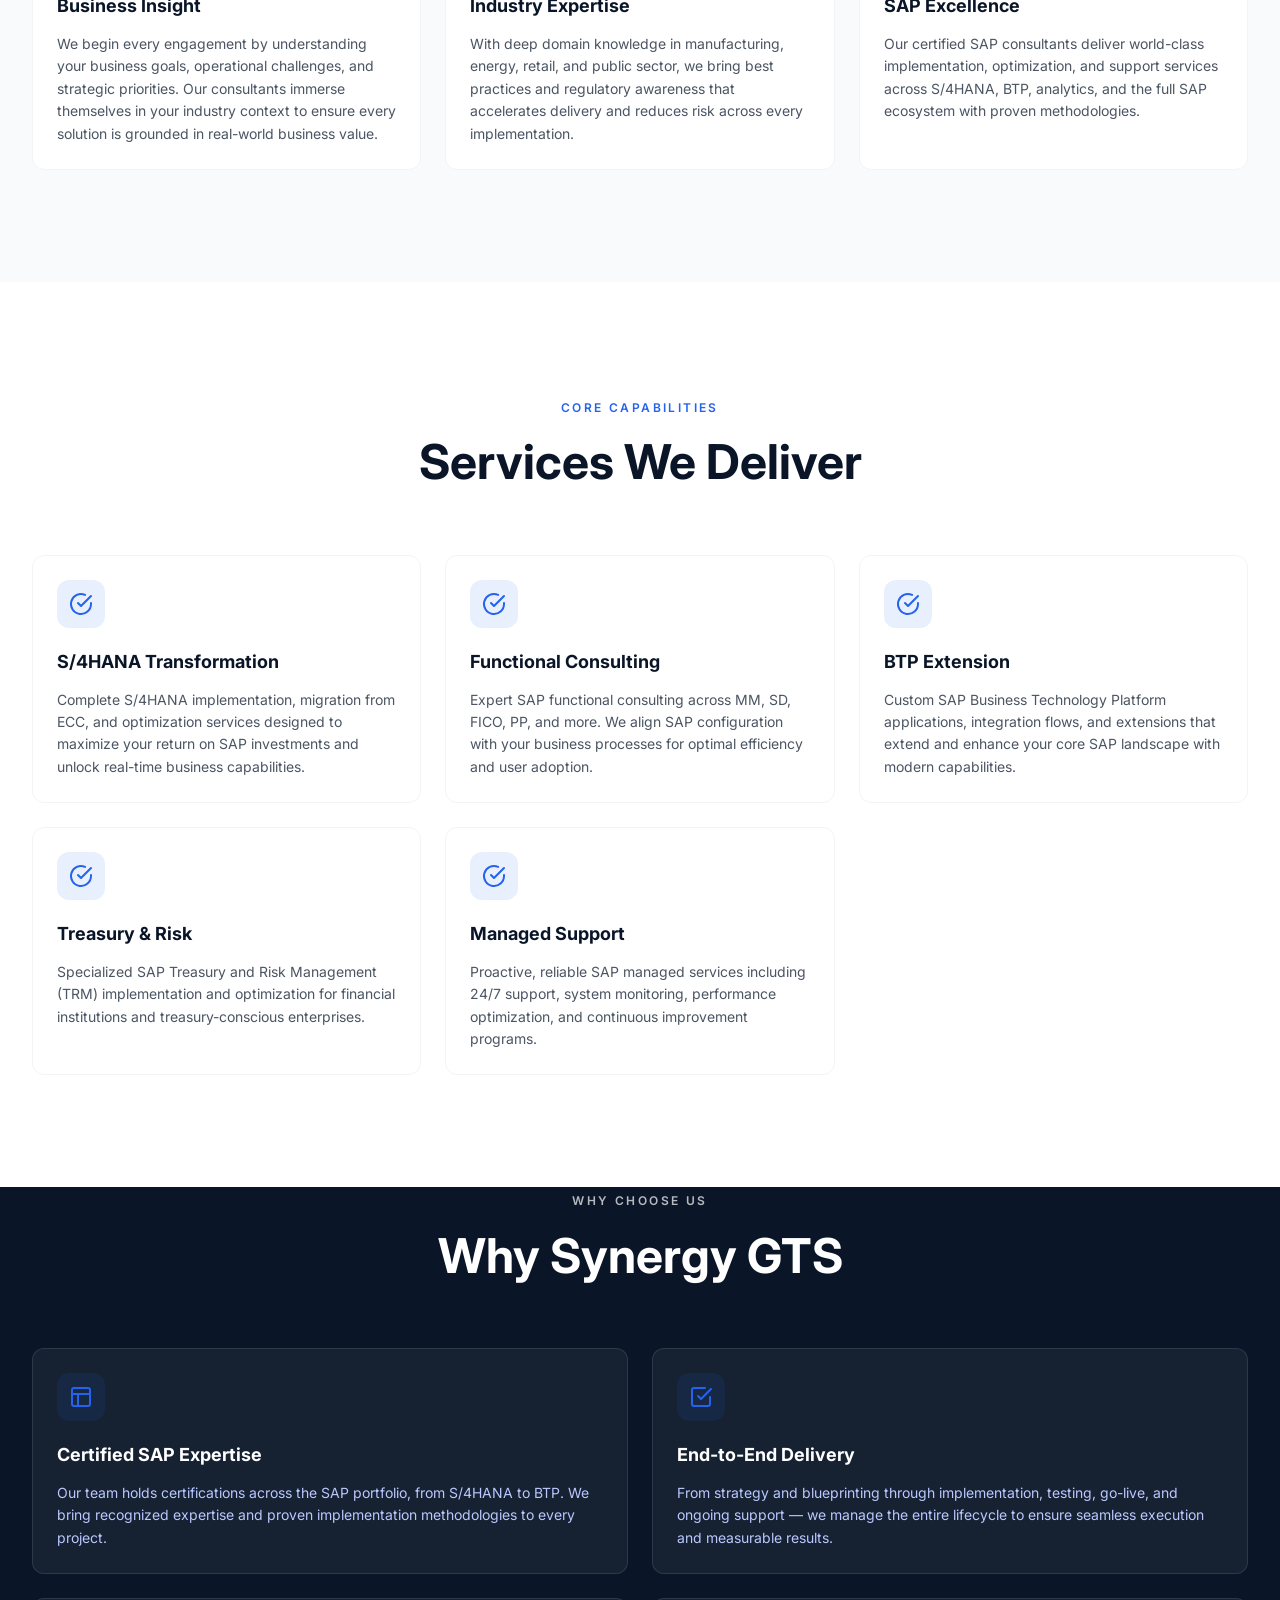
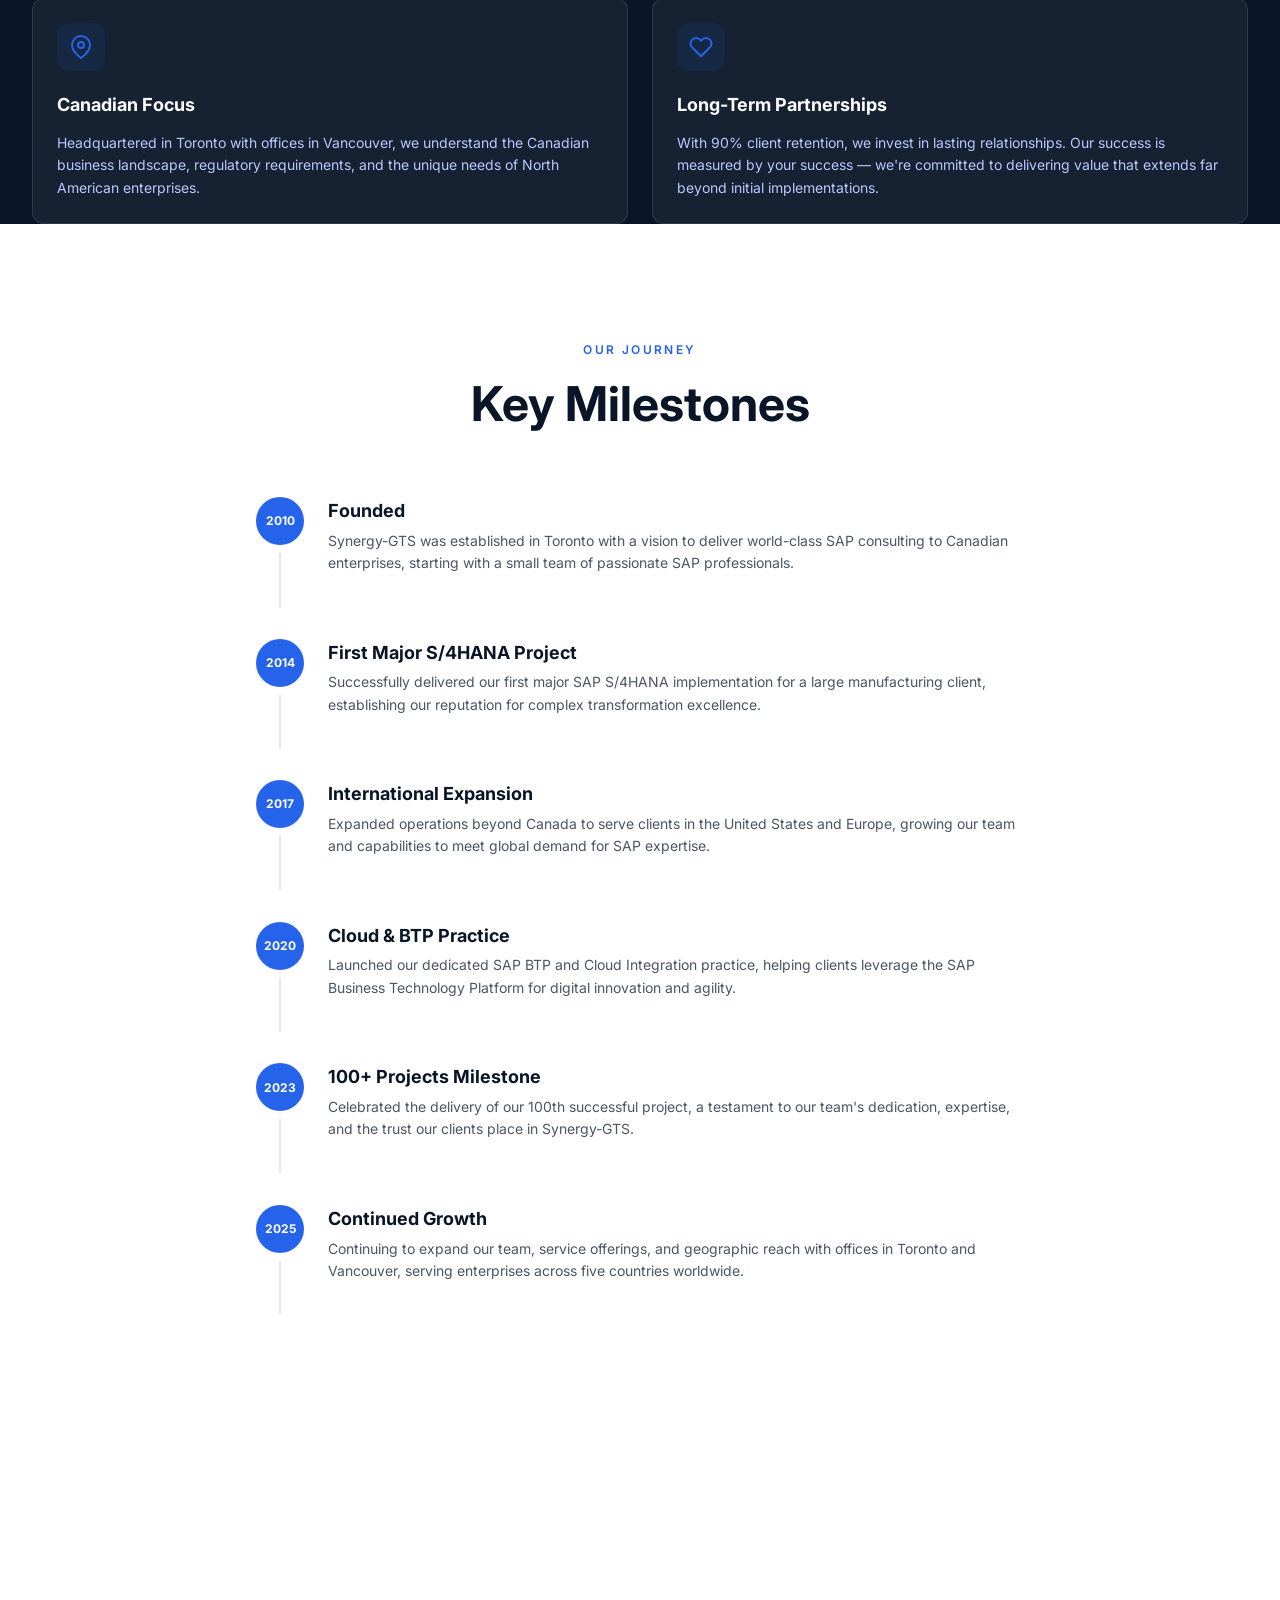
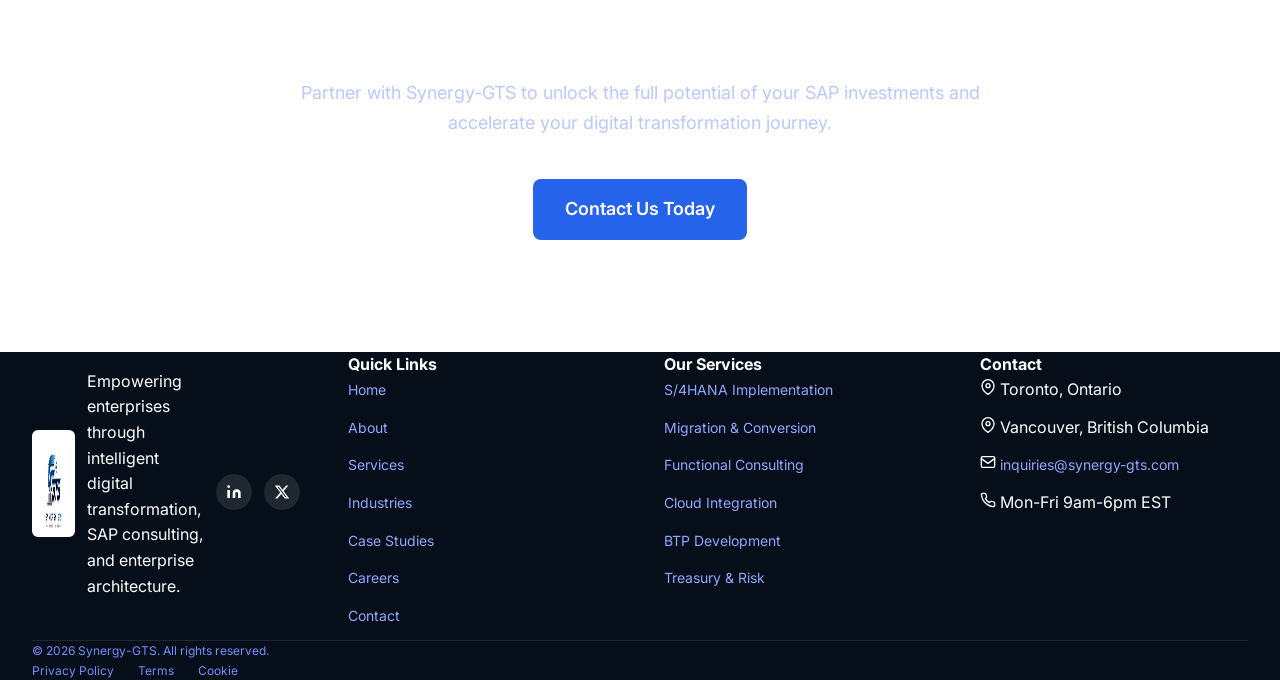
<file: about.html>
<!DOCTYPE html>
<html lang="en">
<head>
  <meta charset="UTF-8">
  <meta name="viewport" content="width=device-width, initial-scale=1.0">
  <title>About Us | Synergy-GTS — Enterprise Transformation Partner</title>
  <meta name="description" content="Learn about Synergy-GTS — a leading Canadian SAP consulting firm driving enterprise innovation since 2010. Discover our mission, approach, leadership, and milestones.">
  <link rel="preconnect" href="https://fonts.googleapis.com">
  <link rel="preconnect" href="https://fonts.gstatic.com" crossorigin>
  <link href="https://fonts.googleapis.com/css2?family=Inter:wght@400;500;600;700;800&display=swap" rel="stylesheet">
  <link rel="stylesheet" href="css/styles.css">
</head>
<body>

  <!-- ======================== NAVIGATION ======================== -->
  <nav class="navbar">
    <div class="navbar-inner">
      <a href="index.html" class="nav-logo">
        <img src="images/logo.png" alt="Synergy-GTS">
      </a>
      <div class="nav-links">
        <a href="index.html" class="nav-link">Home</a>
        <a href="about.html" class="nav-link active">About</a>
        <a href="services.html" class="nav-link">Services</a>
        <a href="industries.html" class="nav-link">Industries</a>
        <a href="case-studies.html" class="nav-link">Case Studies</a>
        <a href="careers.html" class="nav-link">Careers</a>
        <a href="contact.html" class="nav-link">Contact</a>
      </div>
      <div class="nav-cta">
        <a href="contact.html" class="btn-primary">Request Consultation</a>
      </div>
      <button class="mobile-toggle" aria-label="Toggle menu">
        <svg viewBox="0 0 24 24" fill="none" stroke="currentColor" stroke-width="2" stroke-linecap="round"><line x1="3" y1="6" x2="21" y2="6"/><line x1="3" y1="12" x2="21" y2="12"/><line x1="3" y1="18" x2="21" y2="18"/></svg>
      </button>
      <div class="mobile-menu">
        <a href="index.html">Home</a>
        <a href="about.html" class="active">About</a>
        <a href="services.html">Services</a>
        <a href="industries.html">Industries</a>
        <a href="case-studies.html">Case Studies</a>
        <a href="careers.html">Careers</a>
        <a href="contact.html">Contact</a>
        <a href="contact.html" class="btn-primary">Request Consultation</a>
      </div>
    </div>
  </nav>

  <!-- ======================== 1. INTERNAL HERO ======================== -->
  <section class="internal-hero hero-gradient">
    <div class="pattern-bg"></div>
    <div class="hero-particles">
      <div class="particle" style="left:10%;top:20%;width:4px;height:4px;animation-delay:0s;animation-duration:8s;"></div>
      <div class="particle" style="left:25%;top:65%;width:3px;height:3px;animation-delay:1.5s;animation-duration:7s;"></div>
      <div class="particle" style="left:50%;top:12%;width:5px;height:5px;animation-delay:2.8s;animation-duration:9s;"></div>
      <div class="particle" style="left:70%;top:45%;width:3px;height:3px;animation-delay:0.6s;animation-duration:6s;"></div>
      <div class="particle" style="left:88%;top:30%;width:4px;height:4px;animation-delay:3.4s;animation-duration:10s;"></div>
      <div class="particle" style="left:15%;top:80%;width:3px;height:3px;animation-delay:2.1s;animation-duration:7s;"></div>
      <div class="particle" style="left:60%;top:70%;width:5px;height:5px;animation-delay:4.0s;animation-duration:8s;"></div>
      <div class="particle" style="left:40%;top:35%;width:4px;height:4px;animation-delay:1.0s;animation-duration:9s;"></div>
      <div class="particle" style="left:82%;top:85%;width:3px;height:3px;animation-delay:3.8s;animation-duration:6s;"></div>
      <div class="particle" style="left:5%;top:50%;width:4px;height:4px;animation-delay:2.5s;animation-duration:11s;"></div>
    </div>
    <div class="hero-content fade-in">
      <div class="hero-badge">About Us</div>
      <h1 data-content-key="about.hero.title">About Synergy GTS</h1>
      <p data-content-key="about.hero.subtitle">Driving Enterprise Innovation Across Canada — Trusted SAP consulting partner since 2010.</p>
    </div>
  </section>

  <!-- ======================== 2. COMPANY DESCRIPTION ======================== -->
  <section class="section bg-white">
    <div class="container">
      <div class="grid grid-2">
        <div class="grid-image fade-in-left">
          <img src="images/logo2.png" alt="Synergy-GTS Company">
        </div>
        <div class="grid-content fade-in-right">
          <div class="section-header-left">
            <div class="section-label">Who We Are</div>
            <h2>Canadian Enterprise Consulting Leader</h2>
          </div>
          <p>Synergy-GTS is a premier Canadian technology consulting firm specializing in SAP solutions, enterprise architecture, and digital transformation. Founded in 2010, we have grown from a focused SAP practice into a full-service enterprise consulting partner serving organizations across Canada, the United States, and international markets.</p>
          <p>Our team of certified SAP consultants, cloud architects, and industry specialists combine deep technical expertise with a genuine understanding of business challenges. We don't just implement technology — we architect solutions that drive measurable outcomes and sustainable competitive advantage.</p>
          <div class="stats-mini-grid">
            <div class="stat-mini-card fade-in" style="animation-delay:0.1s;">
              <div class="stat-mini-number">15+</div>
              <div class="stat-mini-label">Years</div>
            </div>
            <div class="stat-mini-card fade-in" style="animation-delay:0.2s;">
              <div class="stat-mini-number">100+</div>
              <div class="stat-mini-label">Projects</div>
            </div>
            <div class="stat-mini-card fade-in" style="animation-delay:0.3s;">
              <div class="stat-mini-number">90%</div>
              <div class="stat-mini-label">Retention</div>
            </div>
            <div class="stat-mini-card fade-in" style="animation-delay:0.4s;">
              <div class="stat-mini-number">5</div>
              <div class="stat-mini-label">Countries</div>
            </div>
          </div>
        </div>
      </div>
    </div>
  </section>

  <!-- ======================== 3. OUR APPROACH ======================== -->
  <section class="section bg-gray-50">
    <div class="container">
      <div class="section-header fade-in">
        <div class="section-label">Our Approach</div>
        <h2>How We Deliver Results</h2>
      </div>
      <div class="cards-grid-3">
        <!-- Business Insight -->
        <div class="card fade-in" style="animation-delay:0.1s;">
          <div class="card-icon">
            <svg viewBox="0 0 24 24" fill="none" stroke="currentColor" stroke-width="2" stroke-linecap="round" stroke-linejoin="round" width="24" height="24"><circle cx="12" cy="12" r="10"/><path d="M12 16v-4M12 8h.01"/></svg>
          </div>
          <h3>Business Insight</h3>
          <p>We begin every engagement by understanding your business goals, operational challenges, and strategic priorities. Our consultants immerse themselves in your industry context to ensure every solution is grounded in real-world business value.</p>
        </div>
        <!-- Industry Expertise -->
        <div class="card fade-in" style="animation-delay:0.2s;">
          <div class="card-icon">
            <svg viewBox="0 0 24 24" fill="none" stroke="currentColor" stroke-width="2" stroke-linecap="round" stroke-linejoin="round" width="24" height="24"><path d="M22 11.08V12a10 10 0 1 1-5.93-9.14"/><polyline points="22 4 12 14.01 9 11.01"/></svg>
          </div>
          <h3>Industry Expertise</h3>
          <p>With deep domain knowledge in manufacturing, energy, retail, and public sector, we bring best practices and regulatory awareness that accelerates delivery and reduces risk across every implementation.</p>
        </div>
        <!-- SAP Excellence -->
        <div class="card fade-in" style="animation-delay:0.3s;">
          <div class="card-icon">
            <svg viewBox="0 0 24 24" fill="none" stroke="currentColor" stroke-width="2" stroke-linecap="round" stroke-linejoin="round" width="24" height="24"><polygon points="12 2 15.09 8.26 22 9.27 17 14.14 18.18 21.02 12 17.77 5.82 21.02 7 14.14 2 9.27 8.91 8.26 12 2"/></svg>
          </div>
          <h3>SAP Excellence</h3>
          <p>Our certified SAP consultants deliver world-class implementation, optimization, and support services across S/4HANA, BTP, analytics, and the full SAP ecosystem with proven methodologies.</p>
        </div>
      </div>
    </div>
  </section>

  <!-- ======================== 4. SERVICES WE DELIVER ======================== -->
  <section class="section bg-white">
    <div class="container">
      <div class="section-header fade-in">
        <div class="section-label">Core Capabilities</div>
        <h2>Services We Deliver</h2>
      </div>
      <div class="cards-grid-3">
        <!-- S/4HANA Transformation -->
        <div class="card fade-in" style="animation-delay:0.1s;">
          <div class="card-icon">
            <svg viewBox="0 0 24 24" fill="none" stroke="currentColor" stroke-width="2" stroke-linecap="round" stroke-linejoin="round" width="24" height="24"><path d="M22 11.08V12a10 10 0 1 1-5.93-9.14"/><polyline points="22 4 12 14.01 9 11.01"/></svg>
          </div>
          <h3>S/4HANA Transformation</h3>
          <p>Complete S/4HANA implementation, migration from ECC, and optimization services designed to maximize your return on SAP investments and unlock real-time business capabilities.</p>
        </div>
        <!-- Functional Consulting -->
        <div class="card fade-in" style="animation-delay:0.2s;">
          <div class="card-icon">
            <svg viewBox="0 0 24 24" fill="none" stroke="currentColor" stroke-width="2" stroke-linecap="round" stroke-linejoin="round" width="24" height="24"><path d="M22 11.08V12a10 10 0 1 1-5.93-9.14"/><polyline points="22 4 12 14.01 9 11.01"/></svg>
          </div>
          <h3>Functional Consulting</h3>
          <p>Expert SAP functional consulting across MM, SD, FICO, PP, and more. We align SAP configuration with your business processes for optimal efficiency and user adoption.</p>
        </div>
        <!-- BTP Extension -->
        <div class="card fade-in" style="animation-delay:0.3s;">
          <div class="card-icon">
            <svg viewBox="0 0 24 24" fill="none" stroke="currentColor" stroke-width="2" stroke-linecap="round" stroke-linejoin="round" width="24" height="24"><path d="M22 11.08V12a10 10 0 1 1-5.93-9.14"/><polyline points="22 4 12 14.01 9 11.01"/></svg>
          </div>
          <h3>BTP Extension</h3>
          <p>Custom SAP Business Technology Platform applications, integration flows, and extensions that extend and enhance your core SAP landscape with modern capabilities.</p>
        </div>
        <!-- Treasury & Risk -->
        <div class="card fade-in" style="animation-delay:0.4s;">
          <div class="card-icon">
            <svg viewBox="0 0 24 24" fill="none" stroke="currentColor" stroke-width="2" stroke-linecap="round" stroke-linejoin="round" width="24" height="24"><path d="M22 11.08V12a10 10 0 1 1-5.93-9.14"/><polyline points="22 4 12 14.01 9 11.01"/></svg>
          </div>
          <h3>Treasury &amp; Risk</h3>
          <p>Specialized SAP Treasury and Risk Management (TRM) implementation and optimization for financial institutions and treasury-conscious enterprises.</p>
        </div>
        <!-- Managed Support -->
        <div class="card fade-in" style="animation-delay:0.5s;">
          <div class="card-icon">
            <svg viewBox="0 0 24 24" fill="none" stroke="currentColor" stroke-width="2" stroke-linecap="round" stroke-linejoin="round" width="24" height="24"><path d="M22 11.08V12a10 10 0 1 1-5.93-9.14"/><polyline points="22 4 12 14.01 9 11.01"/></svg>
          </div>
          <h3>Managed Support</h3>
          <p>Proactive, reliable SAP managed services including 24/7 support, system monitoring, performance optimization, and continuous improvement programs.</p>
        </div>
      </div>
    </div>
  </section>

  <!-- ======================== 5. WHY SYNERGY GTS ======================== -->
  <section class="dark-section">
    <div class="container">
      <div class="section-header fade-in">
        <div class="section-label section-label-light">Why Choose Us</div>
        <h2 class="text-light">Why Synergy GTS</h2>
      </div>
      <div class="cards-grid-2">
        <!-- Certified SAP Expertise -->
        <div class="card card-dark fade-in" style="animation-delay:0.1s;">
          <div class="card-icon">
            <svg viewBox="0 0 24 24" fill="none" stroke="currentColor" stroke-width="2" stroke-linecap="round" stroke-linejoin="round" width="24" height="24"><rect x="3" y="3" width="18" height="18" rx="2"/><path d="M3 9h18M9 21V9"/></svg>
          </div>
          <h3>Certified SAP Expertise</h3>
          <p>Our team holds certifications across the SAP portfolio, from S/4HANA to BTP. We bring recognized expertise and proven implementation methodologies to every project.</p>
        </div>
        <!-- End-to-End Delivery -->
        <div class="card card-dark fade-in" style="animation-delay:0.2s;">
          <div class="card-icon">
            <svg viewBox="0 0 24 24" fill="none" stroke="currentColor" stroke-width="2" stroke-linecap="round" stroke-linejoin="round" width="24" height="24"><polyline points="9 11 12 14 22 4"/><path d="M21 12v7a2 2 0 0 1-2 2H5a2 2 0 0 1-2-2V5a2 2 0 0 1 2-2h11"/></svg>
          </div>
          <h3>End-to-End Delivery</h3>
          <p>From strategy and blueprinting through implementation, testing, go-live, and ongoing support — we manage the entire lifecycle to ensure seamless execution and measurable results.</p>
        </div>
        <!-- Canadian Focus -->
        <div class="card card-dark fade-in" style="animation-delay:0.3s;">
          <div class="card-icon">
            <svg viewBox="0 0 24 24" fill="none" stroke="currentColor" stroke-width="2" stroke-linecap="round" stroke-linejoin="round" width="24" height="24"><path d="M21 10c0 7-9 13-9 13s-9-6-9-13a9 9 0 0 1 18 0z"/><circle cx="12" cy="10" r="3"/></svg>
          </div>
          <h3>Canadian Focus</h3>
          <p>Headquartered in Toronto with offices in Vancouver, we understand the Canadian business landscape, regulatory requirements, and the unique needs of North American enterprises.</p>
        </div>
        <!-- Long-Term Partnerships -->
        <div class="card card-dark fade-in" style="animation-delay:0.4s;">
          <div class="card-icon">
            <svg viewBox="0 0 24 24" fill="none" stroke="currentColor" stroke-width="2" stroke-linecap="round" stroke-linejoin="round" width="24" height="24"><path d="M20.84 4.61a5.5 5.5 0 0 0-7.78 0L12 5.67l-1.06-1.06a5.5 5.5 0 0 0-7.78 7.78l1.06 1.06L12 21.23l7.78-7.78 1.06-1.06a5.5 5.5 0 0 0 0-7.78z"/></svg>
          </div>
          <h3>Long-Term Partnerships</h3>
          <p>With 90% client retention, we invest in lasting relationships. Our success is measured by your success — we're committed to delivering value that extends far beyond initial implementations.</p>
        </div>
      </div>
    </div>
  </section>

  <!-- ======================== 6. TIMELINE ======================== -->
  <section class="section bg-white">
    <div class="container">
      <div class="section-header fade-in">
        <div class="section-label">Our Journey</div>
        <h2>Key Milestones</h2>
      </div>
      <div class="timeline">
        <div class="timeline-item fade-in" style="animation-delay:0.1s;">
          <div class="timeline-marker">
            <div class="timeline-dot">2010</div>
            <div class="timeline-line"></div>
          </div>
          <div class="timeline-content">
            <h3>Founded</h3>
            <p>Synergy-GTS was established in Toronto with a vision to deliver world-class SAP consulting to Canadian enterprises, starting with a small team of passionate SAP professionals.</p>
          </div>
        </div>
        <div class="timeline-item fade-in" style="animation-delay:0.2s;">
          <div class="timeline-marker">
            <div class="timeline-dot">2014</div>
            <div class="timeline-line"></div>
          </div>
          <div class="timeline-content">
            <h3>First Major S/4HANA Project</h3>
            <p>Successfully delivered our first major SAP S/4HANA implementation for a large manufacturing client, establishing our reputation for complex transformation excellence.</p>
          </div>
        </div>
        <div class="timeline-item fade-in" style="animation-delay:0.3s;">
          <div class="timeline-marker">
            <div class="timeline-dot">2017</div>
            <div class="timeline-line"></div>
          </div>
          <div class="timeline-content">
            <h3>International Expansion</h3>
            <p>Expanded operations beyond Canada to serve clients in the United States and Europe, growing our team and capabilities to meet global demand for SAP expertise.</p>
          </div>
        </div>
        <div class="timeline-item fade-in" style="animation-delay:0.4s;">
          <div class="timeline-marker">
            <div class="timeline-dot">2020</div>
            <div class="timeline-line"></div>
          </div>
          <div class="timeline-content">
            <h3>Cloud &amp; BTP Practice</h3>
            <p>Launched our dedicated SAP BTP and Cloud Integration practice, helping clients leverage the SAP Business Technology Platform for digital innovation and agility.</p>
          </div>
        </div>
        <div class="timeline-item fade-in" style="animation-delay:0.5s;">
          <div class="timeline-marker">
            <div class="timeline-dot">2023</div>
            <div class="timeline-line"></div>
          </div>
          <div class="timeline-content">
            <h3>100+ Projects Milestone</h3>
            <p>Celebrated the delivery of our 100th successful project, a testament to our team's dedication, expertise, and the trust our clients place in Synergy-GTS.</p>
          </div>
        </div>
        <div class="timeline-item fade-in" style="animation-delay:0.6s;">
          <div class="timeline-marker">
            <div class="timeline-dot">2025</div>
            <div class="timeline-line"></div>
          </div>
          <div class="timeline-content">
            <h3>Continued Growth</h3>
            <p>Continuing to expand our team, service offerings, and geographic reach with offices in Toronto and Vancouver, serving enterprises across five countries worldwide.</p>
          </div>
        </div>
      </div>
    </div>
  </section>

  <!-- ======================== 7. CTA BANNER ======================== -->
  <section class="cta-banner">
    <div class="pattern-bg"></div>
    <div class="container">
      <div class="cta-content fade-in">
        <h2>Ready to Transform Your Enterprise?</h2>
        <p>Partner with Synergy-GTS to unlock the full potential of your SAP investments and accelerate your digital transformation journey.</p>
        <a href="contact.html" class="btn-primary btn-lg">Contact Us Today</a>
      </div>
    </div>
  </section>

  <!-- ======================== 8. FOOTER ======================== -->
  <footer class="footer">
    <div class="container">
      <div class="footer-grid">
        <!-- Brand -->
        <div class="footer-brand">
          <a href="index.html" class="nav-logo">
            <img src="images/logo.png" alt="Synergy-GTS">
          </a>
          <p>Empowering enterprises through intelligent digital transformation, SAP consulting, and enterprise architecture.</p>
          <div class="social-links">
            <a href="#" aria-label="LinkedIn">
              <svg viewBox="0 0 24 24" fill="currentColor" width="20" height="20"><path d="M16 8a6 6 0 0 1 6 6v7h-4v-7a2 2 0 0 0-4 0v7h-4v-7a6 6 0 0 1 6-6z"/><rect x="2" y="9" width="4" height="12"/><circle cx="4" cy="4" r="2"/></svg>
            </a>
            <a href="#" aria-label="Twitter">
              <svg viewBox="0 0 24 24" fill="currentColor" width="20" height="20"><path d="M18.244 2.25h3.308l-7.227 8.26 8.502 11.24H16.17l-5.214-6.817L4.99 21.75H1.68l7.73-8.835L1.254 2.25H8.08l4.713 6.231zm-1.161 17.52h1.833L7.084 4.126H5.117z"/></svg>
            </a>
          </div>
        </div>
        <!-- Quick Links -->
        <div class="footer-links">
          <h4>Quick Links</h4>
          <ul>
            <li><a href="index.html">Home</a></li>
            <li><a href="about.html">About</a></li>
            <li><a href="services.html">Services</a></li>
            <li><a href="industries.html">Industries</a></li>
            <li><a href="case-studies.html">Case Studies</a></li>
            <li><a href="careers.html">Careers</a></li>
            <li><a href="contact.html">Contact</a></li>
          </ul>
        </div>
        <!-- Our Services -->
        <div class="footer-links">
          <h4>Our Services</h4>
          <ul>
            <li><a href="services.html">S/4HANA Implementation</a></li>
            <li><a href="services.html">Migration &amp; Conversion</a></li>
            <li><a href="services.html">Functional Consulting</a></li>
            <li><a href="services.html">Cloud Integration</a></li>
            <li><a href="services.html">BTP Development</a></li>
            <li><a href="services.html">Treasury &amp; Risk</a></li>
          </ul>
        </div>
        <!-- Contact -->
        <div class="footer-links">
          <h4>Contact</h4>
          <ul>
            <li>
              <svg viewBox="0 0 24 24" fill="none" stroke="currentColor" stroke-width="2" stroke-linecap="round" stroke-linejoin="round" width="16" height="16"><path d="M21 10c0 7-9 13-9 13s-9-6-9-13a9 9 0 0 1 18 0z"/><circle cx="12" cy="10" r="3"/></svg>
              Toronto, Ontario
            </li>
            <li>
              <svg viewBox="0 0 24 24" fill="none" stroke="currentColor" stroke-width="2" stroke-linecap="round" stroke-linejoin="round" width="16" height="16"><path d="M21 10c0 7-9 13-9 13s-9-6-9-13a9 9 0 0 1 18 0z"/><circle cx="12" cy="10" r="3"/></svg>
              Vancouver, British Columbia
            </li>
            <li>
              <svg viewBox="0 0 24 24" fill="none" stroke="currentColor" stroke-width="2" stroke-linecap="round" stroke-linejoin="round" width="16" height="16"><rect x="2" y="4" width="20" height="16" rx="2"/><path d="M22 7l-10 7L2 7"/></svg>
              <a href="mailto:inquiries@synergy-gts.com ">inquiries@synergy-gts.com </a>
            </li>
            <li>
              <svg viewBox="0 0 24 24" fill="none" stroke="currentColor" stroke-width="2" stroke-linecap="round" stroke-linejoin="round" width="16" height="16"><path d="M22 16.92v3a2 2 0 0 1-2.18 2 19.79 19.79 0 0 1-8.63-3.07 19.5 19.5 0 0 1-6-6 19.79 19.79 0 0 1-3.07-8.67A2 2 0 0 1 4.11 2h3a2 2 0 0 1 2 1.72c.127.96.361 1.903.7 2.81a2 2 0 0 1-.45 2.11L8.09 9.91a16 16 0 0 0 6 6l1.27-1.27a2 2 0 0 1 2.11-.45c.907.339 1.85.573 2.81.7A2 2 0 0 1 22 16.92z"/></svg>
              Mon-Fri 9am-6pm EST
            </li>
          </ul>
        </div>
      </div>
      <div class="footer-bottom">
        <p>&copy; 2026 Synergy-GTS. All rights reserved.</p>
        <div class="footer-bottom-links">
          <a href="#">Privacy Policy</a>
          <a href="#">Terms</a>
          <a href="#">Cookie</a>
        </div>
      </div>
    </div>
  </footer>

  <script src="js/main.js"></script>
  <script src="js/site-data.js"></script>
</body>
</html>
</file>
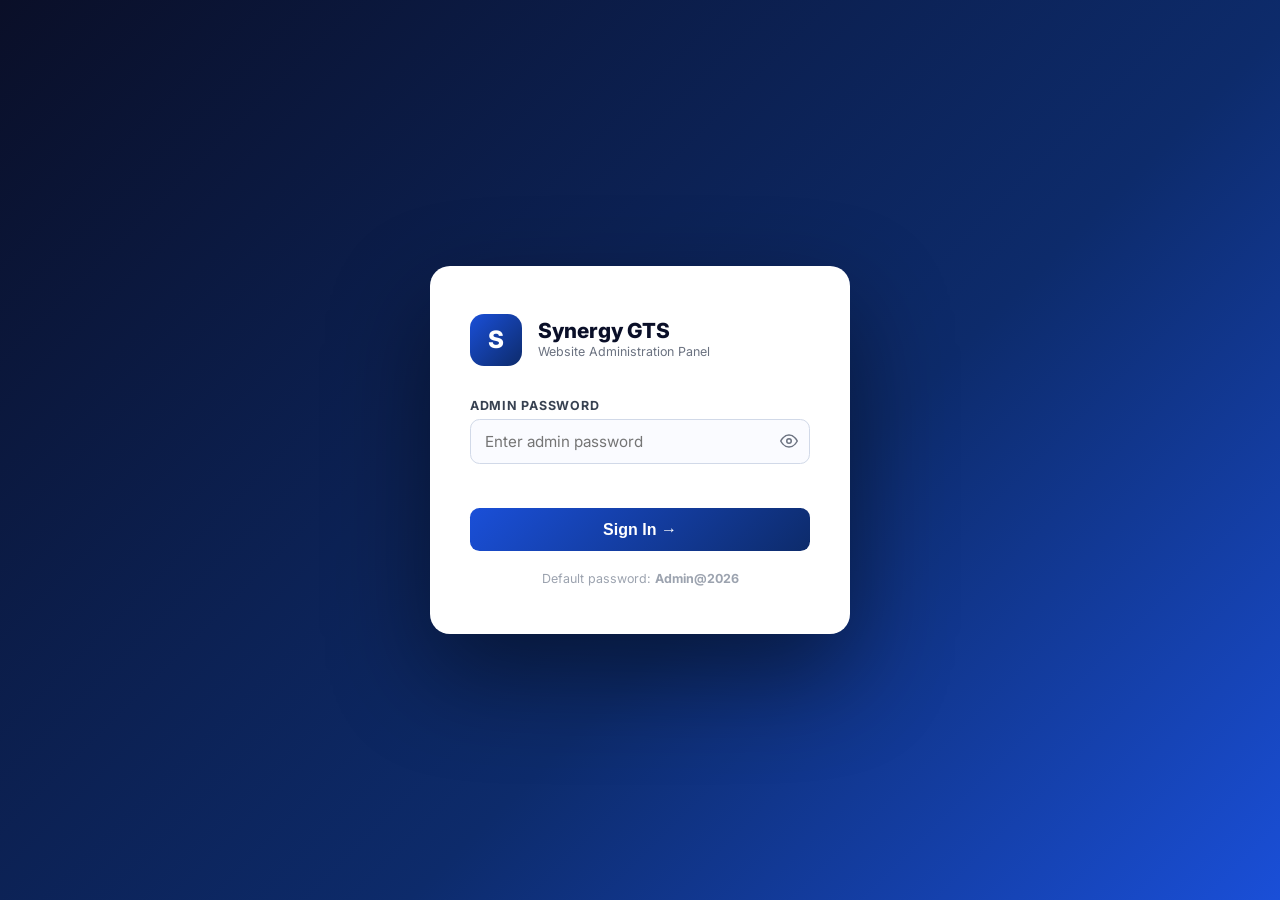
<file: admin.html>
<!DOCTYPE html>
<html lang="en">
<head>
  <meta charset="UTF-8">
  <meta name="viewport" content="width=device-width, initial-scale=1.0">
  <title>Admin Panel — Synergy GTS</title>
  <link rel="preconnect" href="https://fonts.googleapis.com">
  <link rel="preconnect" href="https://fonts.gstatic.com" crossorigin>
  <link href="https://fonts.googleapis.com/css2?family=Inter:wght@400;500;600;700;800&display=swap" rel="stylesheet">
  <style>
    *, *::before, *::after { box-sizing: border-box; margin: 0; padding: 0; }
    body { font-family: 'Inter', sans-serif; background: #f0f4ff; color: #1a1a2e; min-height: 100vh; }

    /* ── LOGIN ── */
    #loginScreen {
      display: flex; align-items: center; justify-content: center;
      min-height: 100vh;
      background: linear-gradient(135deg, #0a0f28 0%, #0d2b6b 60%, #1a4fd8 100%);
    }
    .login-card {
      background: #fff; border-radius: 1.25rem; padding: 3rem 2.5rem;
      width: 100%; max-width: 420px;
      box-shadow: 0 40px 100px rgba(0,0,0,0.45);
    }
    .login-brand { display: flex; align-items: center; gap: 1rem; margin-bottom: 2rem; }
    .login-brand-icon {
      width: 52px; height: 52px; border-radius: 14px;
      background: linear-gradient(135deg, #1a4fd8, #0d2b6b);
      display: flex; align-items: center; justify-content: center;
      color: #fff; font-size: 1.5rem; font-weight: 800;
    }
    .login-brand h1 { font-size: 1.3rem; font-weight: 800; color: #0a0f28; line-height: 1.1; }
    .login-brand p { font-size: 0.78rem; color: #6b7280; margin-top: 2px; }
    .lf-group { margin-bottom: 1.25rem; }
    .lf-group label { display: block; font-size: 0.78rem; font-weight: 700; text-transform: uppercase; letter-spacing: 0.06em; color: #374151; margin-bottom: 0.4rem; }
    .pwd-wrap { position: relative; }
    .pwd-wrap input {
      width: 100%; padding: 0.75rem 2.8rem 0.75rem 0.9rem;
      border: 1.5px solid #d1d9e8; border-radius: 0.6rem;
      font-size: 0.95rem; font-family: inherit; color: #1a1a2e;
      outline: none; transition: border-color .2s, box-shadow .2s; background: #fafbff;
    }
    .pwd-wrap input:focus { border-color: #1a4fd8; box-shadow: 0 0 0 3px rgba(26,79,216,.12); }
    .pwd-toggle {
      position: absolute; right: 0.75rem; top: 50%; transform: translateY(-50%);
      background: none; border: none; cursor: pointer; color: #6b7280; padding: 0;
      display: flex; align-items: center;
    }
    .login-err { font-size: 0.83rem; color: #ef4444; min-height: 1.2em; margin-bottom: 0.5rem; }
    .btn-login {
      width: 100%; padding: 0.8rem; background: linear-gradient(135deg, #1a4fd8, #0d2b6b);
      color: #fff; border: none; border-radius: 0.6rem; font-size: 1rem; font-weight: 700;
      cursor: pointer; transition: opacity .2s, transform .2s;
    }
    .btn-login:hover { opacity: 0.9; transform: translateY(-1px); }
    .login-hint { text-align: center; margin-top: 1.25rem; font-size: 0.78rem; color: #9ca3af; }

    /* ── LAYOUT ── */
    #dashboard { display: flex; min-height: 100vh; }

    /* Sidebar */
    #sidebar {
      width: 260px; background: #0a0f28; color: #fff;
      display: flex; flex-direction: column;
      position: fixed; top: 0; left: 0; height: 100vh; z-index: 200;
      overflow-y: auto;
    }
    .sb-brand {
      display: flex; align-items: center; gap: 0.9rem;
      padding: 1.5rem 1.25rem 1.25rem; border-bottom: 1px solid rgba(255,255,255,.08);
    }
    .sb-icon {
      width: 40px; height: 40px; border-radius: 10px; flex-shrink: 0;
      background: linear-gradient(135deg, #1a4fd8, #0d2b6b);
      display: flex; align-items: center; justify-content: center;
      font-size: 1.1rem; font-weight: 800; color: #fff;
    }
    .sb-name { font-size: 0.95rem; font-weight: 700; line-height: 1.2; }
    .sb-label { font-size: 0.72rem; color: rgba(255,255,255,.45); }
    .sb-nav { flex: 1; padding: 1rem 0.75rem; display: flex; flex-direction: column; gap: 0.25rem; }
    .sb-link {
      display: flex; align-items: center; gap: 0.75rem;
      padding: 0.65rem 0.85rem; border-radius: 0.6rem;
      color: rgba(255,255,255,.6); font-size: 0.88rem; font-weight: 500;
      text-decoration: none; cursor: pointer; border: none; background: none; width: 100%;
      transition: background .15s, color .15s;
    }
    .sb-link:hover { background: rgba(255,255,255,.08); color: #fff; }
    .sb-link.active { background: rgba(26,79,216,.35); color: #fff; }
    .sb-link svg { flex-shrink: 0; opacity: .75; }
    .sb-link.active svg { opacity: 1; }
    .sb-section-label {
      font-size: 0.68rem; font-weight: 700; text-transform: uppercase; letter-spacing: .08em;
      color: rgba(255,255,255,.3); padding: 0.75rem 0.85rem 0.3rem;
    }
    .sb-bottom {
      padding: 1rem 0.75rem 1.5rem;
      border-top: 1px solid rgba(255,255,255,.08);
      display: flex; flex-direction: column; gap: 0.5rem;
    }
    .sb-site-link {
      display: flex; align-items: center; gap: 0.5rem;
      padding: 0.55rem 0.85rem; border-radius: .5rem;
      color: rgba(255,255,255,.6); font-size: 0.82rem; text-decoration: none;
      transition: color .15s;
    }
    .sb-site-link:hover { color: #fff; }
    .btn-logout {
      display: flex; align-items: center; gap: 0.5rem;
      padding: 0.55rem 0.85rem; border-radius: .5rem;
      background: rgba(239,68,68,.12); color: #fca5a5; border: none;
      font-size: 0.82rem; font-family: inherit; cursor: pointer; width: 100%;
      transition: background .15s;
    }
    .btn-logout:hover { background: rgba(239,68,68,.25); }

    /* Main area */
    #adminMain {
      margin-left: 260px; flex: 1; padding: 2rem;
      max-width: calc(100vw - 260px);
    }
    .page-header {
      display: flex; align-items: flex-start; justify-content: space-between;
      gap: 1rem; margin-bottom: 2rem; flex-wrap: wrap;
    }
    .page-header h2 { font-size: 1.6rem; font-weight: 800; color: #0a0f28; }
    .page-header p { font-size: 0.88rem; color: #6b7280; margin-top: 0.2rem; }
    .tab-section { display: none; }
    .tab-section.active { display: block; }

    /* Stats */
    .stats-grid {
      display: grid; grid-template-columns: repeat(auto-fit, minmax(180px, 1fr));
      gap: 1.25rem; margin-bottom: 2rem;
    }
    .stat-card {
      background: #fff; border-radius: 1rem; padding: 1.5rem;
      display: flex; align-items: center; gap: 1rem;
      box-shadow: 0 1px 4px rgba(0,0,0,.06);
    }
    .stat-icon {
      width: 52px; height: 52px; border-radius: 14px; flex-shrink: 0;
      display: flex; align-items: center; justify-content: center;
    }
    .stat-icon.blue { background: #eff6ff; color: #1a4fd8; }
    .stat-icon.green { background: #f0fdf4; color: #10b981; }
    .stat-icon.purple { background: #faf5ff; color: #7c3aed; }
    .stat-icon.orange { background: #fff7ed; color: #f59e0b; }
    .stat-val { font-size: 2rem; font-weight: 800; color: #0a0f28; line-height: 1; }
    .stat-label { font-size: 0.8rem; color: #6b7280; margin-top: 0.25rem; font-weight: 500; }

    /* Cards */
    .admin-card {
      background: #fff; border-radius: 1rem;
      box-shadow: 0 1px 4px rgba(0,0,0,.06); overflow: hidden;
      margin-bottom: 1.5rem;
    }
    .admin-card-header {
      display: flex; align-items: center; justify-content: space-between;
      padding: 1.25rem 1.5rem; border-bottom: 1px solid #f0f2f9;
    }
    .admin-card-header h3 { font-size: 1rem; font-weight: 700; color: #0a0f28; }
    .admin-card-body { padding: 1.5rem; }

    /* Table */
    .admin-table { width: 100%; border-collapse: collapse; }
    .admin-table th {
      text-align: left; padding: 0.75rem 1rem;
      font-size: 0.72rem; font-weight: 700; text-transform: uppercase; letter-spacing: .06em;
      color: #6b7280; background: #f9fafb; border-bottom: 1px solid #f0f2f9;
    }
    .admin-table td {
      padding: 1rem; border-bottom: 1px solid #f5f7ff;
      font-size: 0.88rem; color: #374151; vertical-align: middle;
    }
    .admin-table tr:last-child td { border-bottom: none; }
    .admin-table tr:hover td { background: #fafbff; }
    .td-title { font-weight: 600; color: #0a0f28; }
    .td-sub { font-size: 0.78rem; color: #6b7280; margin-top: 0.15rem; }

    /* Badges */
    .badge {
      display: inline-flex; align-items: center; padding: 0.25rem 0.65rem;
      border-radius: 99px; font-size: 0.72rem; font-weight: 700;
    }
    .badge-blue { background: #eff6ff; color: #1a4fd8; }
    .badge-green { background: #f0fdf4; color: #059669; }
    .badge-purple { background: #faf5ff; color: #7c3aed; }
    .badge-orange { background: #fff7ed; color: #d97706; }
    .badge-gray { background: #f3f4f6; color: #6b7280; }

    /* Buttons */
    .btn { display: inline-flex; align-items: center; gap: 0.4rem; padding: 0.5rem 1rem; border-radius: .5rem; font-size: 0.82rem; font-weight: 600; cursor: pointer; border: none; font-family: inherit; transition: all .2s; }
    .btn-sm { padding: 0.35rem 0.75rem; font-size: 0.78rem; }
    .btn-primary-sm { background: linear-gradient(135deg,#1a4fd8,#0d2b6b); color: #fff; }
    .btn-primary-sm:hover { opacity: 0.85; }
    .btn-outline { background: transparent; border: 1.5px solid #d1d9e8; color: #374151; }
    .btn-outline:hover { border-color: #1a4fd8; color: #1a4fd8; }
    .btn-danger { background: #fee2e2; color: #ef4444; }
    .btn-danger:hover { background: #fecaca; }
    .btn-success { background: #d1fae5; color: #059669; }
    .btn-success:hover { background: #a7f3d0; }
    .btn-actions { display: flex; gap: 0.4rem; flex-wrap: wrap; }

    /* Job / Branch cards in admin */
    .job-admin-card {
      background: #fff; border: 1.5px solid #e8edf8; border-radius: 1rem;
      padding: 1.5rem; margin-bottom: 1.25rem;
      box-shadow: 0 1px 3px rgba(0,0,0,.04);
      transition: box-shadow .2s;
    }
    .job-admin-card:hover { box-shadow: 0 4px 16px rgba(26,79,216,.09); }
    .jac-header { display: flex; align-items: flex-start; justify-content: space-between; gap: 1rem; margin-bottom: 0.75rem; }
    .jac-title { font-size: 1.05rem; font-weight: 700; color: #0a0f28; }
    .jac-meta { display: flex; flex-wrap: wrap; gap: 0.6rem; margin-top: 0.4rem; }
    .jac-desc { font-size: 0.85rem; color: #6b7280; line-height: 1.6; margin-top: 0.6rem; display: -webkit-box; -webkit-line-clamp: 2; line-clamp: 2; -webkit-box-orient: vertical; overflow: hidden; }

    /* Branch cards */
    .branches-grid { display: grid; grid-template-columns: repeat(auto-fill, minmax(300px, 1fr)); gap: 1.25rem; }
    .branch-card {
      background: #fff; border: 1.5px solid #e8edf8; border-radius: 1rem; padding: 1.5rem;
      box-shadow: 0 1px 3px rgba(0,0,0,.04);
    }
    .branch-card.primary { border-color: #1a4fd8; }
    .branch-card-header { display: flex; justify-content: space-between; align-items: flex-start; margin-bottom: 1rem; }
    .branch-name { font-size: 1.05rem; font-weight: 700; color: #0a0f28; }
    .branch-info { display: flex; flex-direction: column; gap: 0.5rem; margin-top: 0.5rem; }
    .branch-info-row { display: flex; align-items: flex-start; gap: 0.6rem; font-size: 0.83rem; color: #6b7280; }
    .branch-info-row svg { flex-shrink: 0; margin-top: 2px; color: #1a4fd8; }

    /* Forms inside modals */
    .modal-fg { display: flex; flex-direction: column; gap: 0.35rem; margin-bottom: 1rem; }
    .modal-fg label { font-size: 0.78rem; font-weight: 700; text-transform: uppercase; letter-spacing: .05em; color: #374151; }
    .modal-fg label .req { color: #ef4444; }
    .modal-fg input, .modal-fg select, .modal-fg textarea {
      padding: 0.65rem 0.9rem; border: 1.5px solid #d1d9e8; border-radius: .5rem;
      font-size: 0.9rem; font-family: inherit; color: #1a1a2e; outline: none;
      background: #fafbff; transition: border-color .2s, box-shadow .2s;
    }
    .modal-fg input:focus, .modal-fg select:focus, .modal-fg textarea:focus {
      border-color: #1a4fd8; box-shadow: 0 0 0 3px rgba(26,79,216,.1);
    }
    .modal-fg textarea { resize: vertical; min-height: 90px; }
    .form-row-2 { display: grid; grid-template-columns: 1fr 1fr; gap: 1rem; }
    @media (max-width: 560px) { .form-row-2 { grid-template-columns: 1fr; } }
    .fg-hint { font-size: 0.74rem; color: #9ca3af; margin-top: 0.2rem; }

    /* Content tab */
    .content-section-title {
      font-size: 0.78rem; font-weight: 800; text-transform: uppercase; letter-spacing: .08em;
      color: #1a4fd8; padding: 0.5rem 0; border-bottom: 2px solid #e8f0fe; margin-bottom: 1rem; margin-top: 1.5rem;
    }
    .content-section-title:first-of-type { margin-top: 0; }

    /* Modal overlay */
    .modal-overlay {
      display: none; position: fixed; inset: 0;
      background: rgba(10,15,40,.7); backdrop-filter: blur(4px);
      z-index: 500; align-items: flex-start; justify-content: center;
      padding: 2rem 1rem; overflow-y: auto;
    }
    .modal-overlay.open { display: flex; }
    .modal-box {
      background: #fff; border-radius: 1rem; width: 100%; max-width: 640px;
      margin: auto; box-shadow: 0 30px 80px rgba(0,0,0,.35);
      animation: mIn .25s ease;
    }
    .modal-box.modal-lg { max-width: 800px; }
    @keyframes mIn { from { opacity:0; transform:translateY(24px) scale(.97); } to { opacity:1; transform:translateY(0) scale(1); } }
    .modal-head {
      display: flex; align-items: center; justify-content: space-between;
      padding: 1.5rem 1.75rem 1.25rem;
      border-bottom: 1px solid #f0f2f9;
    }
    .modal-head h3 { font-size: 1.1rem; font-weight: 700; color: #0a0f28; }
    .modal-close {
      width: 2rem; height: 2rem; border-radius: 50%; background: #f3f4f6; border: none;
      cursor: pointer; display: flex; align-items: center; justify-content: center;
      color: #6b7280; transition: background .15s;
    }
    .modal-close:hover { background: #e5e7eb; }
    .modal-body { padding: 1.5rem 1.75rem; }
    .modal-footer {
      display: flex; justify-content: flex-end; gap: .75rem;
      padding: 1rem 1.75rem 1.5rem; border-top: 1px solid #f0f2f9;
    }
    .btn-cancel { background: #f3f4f6; color: #374151; border: none; }
    .btn-cancel:hover { background: #e5e7eb; }
    .btn-save { background: linear-gradient(135deg,#1a4fd8,#0d2b6b); color: #fff; border: none; }
    .btn-save:hover { opacity: .88; }

    /* Application detail in modal */
    .app-detail-grid { display: grid; grid-template-columns: 1fr 1fr; gap: 0.75rem 1.5rem; }
    @media (max-width: 480px) { .app-detail-grid { grid-template-columns: 1fr; } }
    .app-detail-item label { font-size: 0.72rem; font-weight: 700; text-transform: uppercase; letter-spacing: .05em; color: #9ca3af; display: block; margin-bottom: 0.2rem; }
    .app-detail-item p { font-size: 0.9rem; color: #1a1a2e; font-weight: 500; }
    .app-cover-text { font-size: 0.88rem; color: #374151; line-height: 1.7; background: #f9fafb; border-radius: .5rem; padding: 1rem; }

    /* Toast */
    #toast {
      position: fixed; bottom: 2rem; right: 2rem; z-index: 9999;
      background: #0a0f28; color: #fff; padding: 0.85rem 1.25rem; border-radius: .75rem;
      font-size: 0.88rem; font-weight: 600; box-shadow: 0 8px 30px rgba(0,0,0,.3);
      transform: translateY(120%); opacity: 0; transition: all .3s; max-width: 320px;
      display: flex; align-items: center; gap: 0.6rem;
    }
    #toast.show { transform: translateY(0); opacity: 1; }
    #toast.toast-success { background: #065f46; }
    #toast.toast-error { background: #991b1b; }

    /* Empty state */
    .empty-state {
      text-align: center; padding: 4rem 2rem; color: #9ca3af;
    }
    .empty-state svg { opacity: .4; margin-bottom: 1rem; }
    .empty-state p { font-size: 0.95rem; }

    /* Confirm dialog */
    .confirm-box { max-width: 420px; }
    .confirm-box .modal-body { text-align: center; padding: 2rem; }
    .confirm-icon { width: 56px; height: 56px; background: #fee2e2; border-radius: 50%; display: flex; align-items: center; justify-content: center; margin: 0 auto 1rem; color: #ef4444; }
    .confirm-box h4 { font-size: 1.1rem; font-weight: 700; color: #0a0f28; margin-bottom: 0.5rem; }
    .confirm-box p { font-size: 0.88rem; color: #6b7280; }
    .confirm-footer { padding: 1rem 1.5rem; border-top: 1px solid #f0f2f9; display: flex; justify-content: flex-end; gap: .6rem; }

    /* Settings */
    .settings-section { max-width: 560px; }
    .danger-zone { border: 1.5px solid #fca5a5; border-radius: 1rem; padding: 1.5rem; margin-top: 2rem; background: #fff5f5; }
    .danger-zone h3 { color: #ef4444; font-size: 0.95rem; font-weight: 700; margin-bottom: 0.5rem; }
    .danger-zone p { font-size: 0.85rem; color: #6b7280; margin-bottom: 1rem; }

    /* Responsive sidebar */
    @media (max-width: 768px) {
      #sidebar { width: 220px; }
      #adminMain { margin-left: 220px; padding: 1.25rem; max-width: calc(100vw - 220px); }
    }
    @media (max-width: 540px) {
      #sidebar { transform: translateX(-100%); transition: transform .25s; }
      #sidebar.open { transform: translateX(0); }
      #adminMain { margin-left: 0; max-width: 100vw; }
    }
    .mobile-menu-btn {
      display: none; position: fixed; top: 1rem; left: 1rem; z-index: 300;
      background: #0a0f28; color: #fff; border: none; border-radius: .5rem;
      width: 40px; height: 40px; align-items: center; justify-content: center; cursor: pointer;
    }
    @media (max-width: 540px) { .mobile-menu-btn { display: flex; } }

    /* misc */
    .mt-1 { margin-top: 1rem; } .mt-2 { margin-top: 1.5rem; }
    .text-muted { color: #6b7280; font-size: 0.83rem; }
    .divider { border: none; border-top: 1px solid #f0f2f9; margin: 1.5rem 0; }
    .flex-between { display: flex; align-items: center; justify-content: space-between; gap: 1rem; flex-wrap: wrap; }
    .pill-type { display: inline-flex; align-items: center; padding: .2rem .6rem; border-radius: 99px; font-size: .72rem; font-weight: 700; background: #eff6ff; color: #1a4fd8; }
  </style>
</head>
<body>

<!-- ══════════════════════════════════════════ LOGIN ══════════════════════════════════════════ -->
<div id="loginScreen">
  <div class="login-card">
    <div class="login-brand">
      <div class="login-brand-icon">S</div>
      <div>
        <h1>Synergy GTS</h1>
        <p>Website Administration Panel</p>
      </div>
    </div>
    <form id="loginForm" novalidate>
      <div class="lf-group">
        <label for="pwdInput">Admin Password</label>
        <div class="pwd-wrap">
          <input type="password" id="pwdInput" placeholder="Enter admin password" autocomplete="current-password" required>
          <button type="button" class="pwd-toggle" id="togglePwd" aria-label="Show password">
            <svg width="18" height="18" viewBox="0 0 24 24" fill="none" stroke="currentColor" stroke-width="2" stroke-linecap="round" stroke-linejoin="round"><path d="M1 12s4-8 11-8 11 8 11 8-4 8-11 8-11-8-11-8z"/><circle cx="12" cy="12" r="3"/></svg>
          </button>
        </div>
      </div>
      <div id="loginErr" class="login-err"></div>
      <button type="submit" class="btn-login">Sign In →</button>
    </form>
    <p class="login-hint">Default password: <strong>Admin@2026</strong></p>
  </div>
</div>

<!-- ══════════════════════════════════════════ DASHBOARD ══════════════════════════════════════════ -->
<div id="dashboard" style="display:none">

  <button class="mobile-menu-btn" id="mobileToggle" aria-label="Open menu">
    <svg width="20" height="20" viewBox="0 0 24 24" fill="none" stroke="currentColor" stroke-width="2" stroke-linecap="round"><line x1="3" y1="6" x2="21" y2="6"/><line x1="3" y1="12" x2="21" y2="12"/><line x1="3" y1="18" x2="21" y2="18"/></svg>
  </button>

  <!-- ── SIDEBAR ── -->
  <aside id="sidebar">
    <div class="sb-brand">
      <div class="sb-icon">S</div>
      <div>
        <div class="sb-name">Synergy GTS</div>
        <div class="sb-label">Admin Panel</div>
      </div>
    </div>
    <nav class="sb-nav">
      <div class="sb-section-label">Menu</div>
      <button class="sb-link active" data-tab="overview">
        <svg width="16" height="16" viewBox="0 0 24 24" fill="none" stroke="currentColor" stroke-width="2" stroke-linecap="round" stroke-linejoin="round"><rect x="3" y="3" width="7" height="7"/><rect x="14" y="3" width="7" height="7"/><rect x="14" y="14" width="7" height="7"/><rect x="3" y="14" width="7" height="7"/></svg>
        Overview
      </button>
      <button class="sb-link" data-tab="jobs">
        <svg width="16" height="16" viewBox="0 0 24 24" fill="none" stroke="currentColor" stroke-width="2" stroke-linecap="round" stroke-linejoin="round"><rect x="2" y="7" width="20" height="14" rx="2" ry="2"/><path d="M16 21V5a2 2 0 0 0-2-2h-4a2 2 0 0 0-2 2v16"/></svg>
        Jobs
        <span id="sb-jobs-count" class="badge badge-blue" style="margin-left:auto;"></span>
      </button>
      <button class="sb-link" data-tab="branches">
        <svg width="16" height="16" viewBox="0 0 24 24" fill="none" stroke="currentColor" stroke-width="2" stroke-linecap="round" stroke-linejoin="round"><path d="M21 10c0 7-9 13-9 13s-9-6-9-13a9 9 0 0 1 18 0z"/><circle cx="12" cy="10" r="3"/></svg>
        Branches
        <span id="sb-branches-count" class="badge badge-purple" style="margin-left:auto;"></span>
      </button>
      <button class="sb-link" data-tab="applications">
        <svg width="16" height="16" viewBox="0 0 24 24" fill="none" stroke="currentColor" stroke-width="2" stroke-linecap="round" stroke-linejoin="round"><path d="M14 2H6a2 2 0 0 0-2 2v16a2 2 0 0 0 2 2h12a2 2 0 0 0 2-2V8z"/><polyline points="14 2 14 8 20 8"/><line x1="16" y1="13" x2="8" y2="13"/><line x1="16" y1="17" x2="8" y2="17"/><polyline points="10 9 9 9 8 9"/></svg>
        Applications
        <span id="sb-apps-count" class="badge badge-green" style="margin-left:auto;"></span>
      </button>
      <button class="sb-link" data-tab="content">
        <svg width="16" height="16" viewBox="0 0 24 24" fill="none" stroke="currentColor" stroke-width="2" stroke-linecap="round" stroke-linejoin="round"><path d="M11 4H4a2 2 0 0 0-2 2v14a2 2 0 0 0 2 2h14a2 2 0 0 0 2-2v-7"/><path d="M18.5 2.5a2.121 2.121 0 0 1 3 3L12 15l-4 1 1-4 9.5-9.5z"/></svg>
        Content
      </button>
      <button class="sb-link" data-tab="settings">
        <svg width="16" height="16" viewBox="0 0 24 24" fill="none" stroke="currentColor" stroke-width="2" stroke-linecap="round" stroke-linejoin="round"><circle cx="12" cy="12" r="3"/><path d="M19.4 15a1.65 1.65 0 0 0 .33 1.82l.06.06a2 2 0 0 1-2.83 2.83l-.06-.06a1.65 1.65 0 0 0-1.82-.33 1.65 1.65 0 0 0-1 1.51V21a2 2 0 0 1-4 0v-.09A1.65 1.65 0 0 0 9 19.4a1.65 1.65 0 0 0-1.82.33l-.06.06a2 2 0 0 1-2.83-2.83l.06-.06A1.65 1.65 0 0 0 4.68 15a1.65 1.65 0 0 0-1.51-1H3a2 2 0 0 1 0-4h.09A1.65 1.65 0 0 0 4.6 9a1.65 1.65 0 0 0-.33-1.82l-.06-.06a2 2 0 0 1 2.83-2.83l.06.06A1.65 1.65 0 0 0 9 4.68a1.65 1.65 0 0 0 1-1.51V3a2 2 0 0 1 4 0v.09a1.65 1.65 0 0 0 1 1.51 1.65 1.65 0 0 0 1.82-.33l.06-.06a2 2 0 0 1 2.83 2.83l-.06.06A1.65 1.65 0 0 0 19.4 9a1.65 1.65 0 0 0 1.51 1H21a2 2 0 0 1 0 4h-.09a1.65 1.65 0 0 0-1.51 1z"/></svg>
        Settings
      </button>
    </nav>
    <div class="sb-bottom">
      <a href="index.html" target="_blank" class="sb-site-link">
        <svg width="14" height="14" viewBox="0 0 24 24" fill="none" stroke="currentColor" stroke-width="2" stroke-linecap="round" stroke-linejoin="round"><path d="M18 13v6a2 2 0 0 1-2 2H5a2 2 0 0 1-2-2V8a2 2 0 0 1 2-2h6"/><polyline points="15 3 21 3 21 9"/><line x1="10" y1="14" x2="21" y2="3"/></svg>
        View Live Site
      </a>
      <button class="btn-logout" id="logoutBtn">
        <svg width="14" height="14" viewBox="0 0 24 24" fill="none" stroke="currentColor" stroke-width="2" stroke-linecap="round" stroke-linejoin="round"><path d="M9 21H5a2 2 0 0 1-2-2V5a2 2 0 0 1 2-2h4"/><polyline points="16 17 21 12 16 7"/><line x1="21" y1="12" x2="9" y2="12"/></svg>
        Logout
      </button>
    </div>
  </aside>

  <!-- ── MAIN ── -->
  <main id="adminMain">

    <!-- ═══ TAB: OVERVIEW ═══ -->
    <section id="tab-overview" class="tab-section active">
      <div class="page-header">
        <div><h2>Overview</h2><p>Website management dashboard</p></div>
      </div>
      <div class="stats-grid">
        <div class="stat-card">
          <div class="stat-icon blue">
            <svg width="24" height="24" viewBox="0 0 24 24" fill="none" stroke="currentColor" stroke-width="2" stroke-linecap="round" stroke-linejoin="round"><rect x="2" y="7" width="20" height="14" rx="2"/><path d="M16 21V5a2 2 0 0 0-2-2h-4a2 2 0 0 0-2 2v16"/></svg>
          </div>
          <div><div class="stat-val" id="ov-jobs">0</div><div class="stat-label">Active Jobs</div></div>
        </div>
        <div class="stat-card">
          <div class="stat-icon green">
            <svg width="24" height="24" viewBox="0 0 24 24" fill="none" stroke="currentColor" stroke-width="2" stroke-linecap="round" stroke-linejoin="round"><path d="M14 2H6a2 2 0 0 0-2 2v16a2 2 0 0 0 2 2h12a2 2 0 0 0 2-2V8z"/><polyline points="14 2 14 8 20 8"/></svg>
          </div>
          <div><div class="stat-val" id="ov-apps">0</div><div class="stat-label">Applications Received</div></div>
        </div>
        <div class="stat-card">
          <div class="stat-icon purple">
            <svg width="24" height="24" viewBox="0 0 24 24" fill="none" stroke="currentColor" stroke-width="2" stroke-linecap="round" stroke-linejoin="round"><path d="M21 10c0 7-9 13-9 13s-9-6-9-13a9 9 0 0 1 18 0z"/><circle cx="12" cy="10" r="3"/></svg>
          </div>
          <div><div class="stat-val" id="ov-branches">0</div><div class="stat-label">Office Branches</div></div>
        </div>
        <div class="stat-card">
          <div class="stat-icon orange">
            <svg width="24" height="24" viewBox="0 0 24 24" fill="none" stroke="currentColor" stroke-width="2" stroke-linecap="round" stroke-linejoin="round"><path d="M21 15v4a2 2 0 0 1-2 2H5a2 2 0 0 1-2-2v-4"/><polyline points="17 8 12 3 7 8"/><line x1="12" y1="3" x2="12" y2="15"/></svg>
          </div>
          <div><div class="stat-val" id="ov-cvs">0</div><div class="stat-label">CVs Uploaded</div></div>
        </div>
      </div>
      <div class="admin-card">
        <div class="admin-card-header">
          <h3>Recent Applications</h3>
          <button class="btn btn-outline btn-sm" onclick="showTab('applications')">View All</button>
        </div>
        <div id="recentAppsTable">
          <div class="empty-state"><p>No applications yet.</p></div>
        </div>
      </div>
    </section>

    <!-- ═══ TAB: JOBS ═══ -->
    <section id="tab-jobs" class="tab-section">
      <div class="page-header flex-between">
        <div><h2>Jobs</h2><p>Manage open positions displayed on the Careers page</p></div>
        <button class="btn btn-primary-sm" onclick="openJobModal(null)">
          <svg width="14" height="14" viewBox="0 0 24 24" fill="none" stroke="currentColor" stroke-width="2.5" stroke-linecap="round"><line x1="12" y1="5" x2="12" y2="19"/><line x1="5" y1="12" x2="19" y2="12"/></svg>
          Add New Job
        </button>
      </div>
      <div id="jobsAdminList"></div>
    </section>

    <!-- ═══ TAB: BRANCHES ═══ -->
    <section id="tab-branches" class="tab-section">
      <div class="page-header flex-between">
        <div><h2>Branches</h2><p>Manage office locations shown across the website</p></div>
        <button class="btn btn-primary-sm" onclick="openBranchModal(null)">
          <svg width="14" height="14" viewBox="0 0 24 24" fill="none" stroke="currentColor" stroke-width="2.5" stroke-linecap="round"><line x1="12" y1="5" x2="12" y2="19"/><line x1="5" y1="12" x2="19" y2="12"/></svg>
          Add Branch
        </button>
      </div>
      <div class="branches-grid" id="branchesAdminGrid"></div>
    </section>

    <!-- ═══ TAB: APPLICATIONS ═══ -->
    <section id="tab-applications" class="tab-section">
      <div class="page-header flex-between">
        <div><h2>Applications</h2><p>All received job applications and uploaded CVs</p></div>
        <button class="btn btn-danger btn-sm" onclick="confirmClearApplications()">
          <svg width="14" height="14" viewBox="0 0 24 24" fill="none" stroke="currentColor" stroke-width="2" stroke-linecap="round" stroke-linejoin="round"><polyline points="3 6 5 6 21 6"/><path d="M19 6l-1 14a2 2 0 0 1-2 2H8a2 2 0 0 1-2-2L5 6"/><path d="M10 11v6"/><path d="M14 11v6"/><path d="M9 6V4a1 1 0 0 1 1-1h4a1 1 0 0 1 1 1v2"/></svg>
          Clear All
        </button>
      </div>
      <div class="admin-card">
        <div id="applicationsTableWrap"></div>
      </div>
    </section>

    <!-- ═══ TAB: CONTENT ═══ -->
    <section id="tab-content" class="tab-section">
      <div class="page-header">
        <div><h2>Content Editor</h2><p>Update website text — changes are saved and applied automatically via <code>js/site-data.js</code></p></div>
      </div>
      <div class="admin-card" style="max-width:860px">
        <div class="admin-card-body">
          <form id="contentForm">

            <div class="content-section-title">Company Info</div>
            <div class="form-row-2">
              <div class="modal-fg"><label>Company Name</label><input type="text" id="c-company-name" data-key="company.name"></div>
              <div class="modal-fg"><label>Contact Email</label><input type="email" id="c-company-email" data-key="company.email"></div>
            </div>
            <div class="modal-fg"><label>Tagline (footer & about)</label><textarea id="c-company-tagline" data-key="company.tagline" rows="2"></textarea></div>
            <div class="form-row-2">
              <div class="modal-fg"><label>Phone / Availability</label><input type="text" id="c-company-phone" data-key="company.phone"></div>
              <div class="modal-fg"><label>Founded Year</label><input type="text" id="c-company-founded" data-key="company.founded"></div>
            </div>

            <div class="content-section-title">Home Page Hero</div>
            <div class="modal-fg"><label>Title</label><input type="text" id="c-home-title" data-key="home.hero.title"></div>
            <div class="modal-fg"><label>Subtitle</label><textarea id="c-home-sub" data-key="home.hero.subtitle" rows="2"></textarea></div>

            <div class="content-section-title">About Page Hero</div>
            <div class="modal-fg"><label>Title</label><input type="text" id="c-about-title" data-key="about.hero.title"></div>
            <div class="modal-fg"><label>Subtitle</label><textarea id="c-about-sub" data-key="about.hero.subtitle" rows="2"></textarea></div>

            <div class="content-section-title">Services Page Hero</div>
            <div class="modal-fg"><label>Title</label><input type="text" id="c-services-title" data-key="services.hero.title"></div>
            <div class="modal-fg"><label>Subtitle</label><textarea id="c-services-sub" data-key="services.hero.subtitle" rows="2"></textarea></div>

            <div class="content-section-title">Industries Page Hero</div>
            <div class="modal-fg"><label>Title</label><input type="text" id="c-industries-title" data-key="industries.hero.title"></div>
            <div class="modal-fg"><label>Subtitle</label><textarea id="c-industries-sub" data-key="industries.hero.subtitle" rows="2"></textarea></div>

            <div class="content-section-title">Case Studies Page Hero</div>
            <div class="modal-fg"><label>Title</label><input type="text" id="c-casestudies-title" data-key="case-studies.hero.title"></div>
            <div class="modal-fg"><label>Subtitle</label><textarea id="c-casestudies-sub" data-key="case-studies.hero.subtitle" rows="2"></textarea></div>

            <div class="content-section-title">Careers Page Hero</div>
            <div class="modal-fg"><label>Title</label><input type="text" id="c-careers-title" data-key="careers.hero.title"></div>
            <div class="modal-fg"><label>Subtitle</label><textarea id="c-careers-sub" data-key="careers.hero.subtitle" rows="2"></textarea></div>

            <div class="content-section-title">Contact Page Hero</div>
            <div class="modal-fg"><label>Title</label><input type="text" id="c-contact-title" data-key="contact.hero.title"></div>
            <div class="modal-fg"><label>Subtitle</label><textarea id="c-contact-sub" data-key="contact.hero.subtitle" rows="2"></textarea></div>

            <div style="margin-top:1.75rem;display:flex;gap:.75rem;flex-wrap:wrap;">
              <button type="submit" class="btn btn-save">
                <svg width="15" height="15" viewBox="0 0 24 24" fill="none" stroke="currentColor" stroke-width="2.5" stroke-linecap="round"><path d="M19 21H5a2 2 0 0 1-2-2V5a2 2 0 0 1 2-2h11l5 5v11a2 2 0 0 1-2 2z"/><polyline points="17 21 17 13 7 13 7 21"/><polyline points="7 3 7 8 15 8"/></svg>
                Save All Content
              </button>
              <button type="button" class="btn btn-outline" onclick="resetContent()">Reset to Defaults</button>
            </div>
          </form>
        </div>
      </div>
    </section>

    <!-- ═══ TAB: SETTINGS ═══ -->
    <section id="tab-settings" class="tab-section">
      <div class="page-header">
        <div><h2>Settings</h2><p>Admin preferences and data management</p></div>
      </div>
      <div class="settings-section">
        <div class="admin-card">
          <div class="admin-card-header"><h3>Change Admin Password</h3></div>
          <div class="admin-card-body">
            <form id="pwdChangeForm">
              <div class="modal-fg"><label>Current Password <span class="req">*</span></label><input type="password" id="curPwd" placeholder="Current password" required></div>
              <div class="modal-fg"><label>New Password <span class="req">*</span></label><input type="password" id="newPwd" placeholder="New password (min 8 chars)" required minlength="8"></div>
              <div class="modal-fg"><label>Confirm New Password <span class="req">*</span></label><input type="password" id="confirmPwd" placeholder="Repeat new password" required></div>
              <div id="pwdChangeErr" class="login-err"></div>
              <button type="submit" class="btn btn-save mt-1">Update Password</button>
            </form>
          </div>
        </div>

        <div class="admin-card mt-2">
          <div class="admin-card-header"><h3>Data Export</h3></div>
          <div class="admin-card-body">
            <p class="text-muted" style="margin-bottom:1rem;">Download all stored data as a JSON backup file.</p>
            <button class="btn btn-outline" onclick="exportData()">
              <svg width="14" height="14" viewBox="0 0 24 24" fill="none" stroke="currentColor" stroke-width="2" stroke-linecap="round" stroke-linejoin="round"><path d="M21 15v4a2 2 0 0 1-2 2H5a2 2 0 0 1-2-2v-4"/><polyline points="7 10 12 15 17 10"/><line x1="12" y1="15" x2="12" y2="3"/></svg>
              Export All Data (JSON)
            </button>
          </div>
        </div>

        <div class="danger-zone mt-2">
          <h3>⚠ Danger Zone</h3>
          <p>These actions cannot be undone. Please be careful.</p>
          <div style="display:flex;gap:.75rem;flex-wrap:wrap;">
            <button class="btn btn-danger btn-sm" onclick="confirmClearApplications()">Clear All Applications</button>
            <button class="btn btn-danger btn-sm" onclick="confirmResetAll()">Reset All Data to Defaults</button>
          </div>
        </div>
      </div>
    </section>

  </main><!-- /adminMain -->
</div><!-- /dashboard -->

<!-- ══════════════════════════════════════════ MODALS ══════════════════════════════════════════ -->

<!-- JOB MODAL -->
<div class="modal-overlay" id="jobModal">
  <div class="modal-box">
    <div class="modal-head">
      <h3 id="jobModalTitle">Add New Job</h3>
      <button class="modal-close" onclick="closeModal('jobModal')">
        <svg width="16" height="16" viewBox="0 0 24 24" fill="none" stroke="currentColor" stroke-width="2.5" stroke-linecap="round"><line x1="18" y1="6" x2="6" y2="18"/><line x1="6" y1="6" x2="18" y2="18"/></svg>
      </button>
    </div>
    <div class="modal-body">
      <input type="hidden" id="jobId">
      <div class="form-row-2">
        <div class="modal-fg"><label>Job Title <span class="req">*</span></label><input type="text" id="jTitle" placeholder="e.g. SAP FICO Consultant"></div>
        <div class="modal-fg"><label>Department <span class="req">*</span></label><input type="text" id="jDept" placeholder="e.g. SAP Practice"></div>
      </div>
      <div class="form-row-2">
        <div class="modal-fg">
          <label>Location <span class="req">*</span></label>
          <input type="text" id="jLocation" placeholder="e.g. Toronto, ON / Remote">
        </div>
        <div class="modal-fg">
          <label>Employment Type <span class="req">*</span></label>
          <select id="jType">
            <option value="Full-time">Full-time</option>
            <option value="Part-time">Part-time</option>
            <option value="Contract">Contract</option>
            <option value="Remote">Remote</option>
            <option value="Hybrid">Hybrid</option>
          </select>
        </div>
      </div>
      <div class="modal-fg">
        <label>Role Description <span class="req">*</span></label>
        <textarea id="jDesc" rows="4" placeholder="Describe the role, responsibilities overview, and what the candidate will be doing..."></textarea>
      </div>
      <div class="modal-fg">
        <label>Key Responsibilities <span class="req">*</span></label>
        <textarea id="jResp" rows="5" placeholder="Enter each responsibility on a new line:&#10;Lead SAP S/4HANA implementations&#10;Manage client stakeholders&#10;Mentor junior consultants"></textarea>
        <div class="fg-hint">One responsibility per line</div>
      </div>
      <div class="modal-fg">
        <label>Requirements <span class="req">*</span></label>
        <textarea id="jReqs" rows="5" placeholder="Enter each requirement on a new line:&#10;5+ years SAP FICO experience&#10;SAP Certified preferred&#10;Strong communication skills"></textarea>
        <div class="fg-hint">One requirement per line</div>
      </div>
    </div>
    <div class="modal-footer">
      <button class="btn btn-cancel" onclick="closeModal('jobModal')">Cancel</button>
      <button class="btn btn-save" onclick="saveJob()">
        <svg width="14" height="14" viewBox="0 0 24 24" fill="none" stroke="currentColor" stroke-width="2.5" stroke-linecap="round"><path d="M19 21H5a2 2 0 0 1-2-2V5a2 2 0 0 1 2-2h11l5 5v11a2 2 0 0 1-2 2z"/><polyline points="17 21 17 13 7 13 7 21"/></svg>
        Save Job
      </button>
    </div>
  </div>
</div>

<!-- BRANCH MODAL -->
<div class="modal-overlay" id="branchModal">
  <div class="modal-box">
    <div class="modal-head">
      <h3 id="branchModalTitle">Add New Branch</h3>
      <button class="modal-close" onclick="closeModal('branchModal')">
        <svg width="16" height="16" viewBox="0 0 24 24" fill="none" stroke="currentColor" stroke-width="2.5" stroke-linecap="round"><line x1="18" y1="6" x2="6" y2="18"/><line x1="6" y1="6" x2="18" y2="18"/></svg>
      </button>
    </div>
    <div class="modal-body">
      <input type="hidden" id="branchId">
      <div class="form-row-2">
        <div class="modal-fg"><label>Branch Name <span class="req">*</span></label><input type="text" id="bName" placeholder="e.g. Toronto Office"></div>
        <div class="modal-fg"><label>City <span class="req">*</span></label><input type="text" id="bCity" placeholder="e.g. Toronto"></div>
      </div>
      <div class="form-row-2">
        <div class="modal-fg"><label>Province / State <span class="req">*</span></label><input type="text" id="bProvince" placeholder="e.g. Ontario"></div>
        <div class="modal-fg"><label>Country</label><input type="text" id="bCountry" placeholder="e.g. Canada"></div>
      </div>
      <div class="modal-fg"><label>Full Address</label><input type="text" id="bAddress" placeholder="e.g. 123 Main St, Toronto, ON M5H 2N2"></div>
      <div class="form-row-2">
        <div class="modal-fg"><label>Contact Email <span class="req">*</span></label><input type="email" id="bEmail" placeholder="e.g. toronto@synergy-gts.com"></div>
        <div class="modal-fg"><label>Available Hours</label><input type="text" id="bHours" placeholder="e.g. Mon–Fri 9am–6pm EST"></div>
      </div>
      <div class="modal-fg" style="flex-direction:row;align-items:center;gap:.5rem;">
        <input type="checkbox" id="bPrimary" style="width:16px;height:16px;accent-color:#1a4fd8;">
        <label for="bPrimary" style="text-transform:none;letter-spacing:0;font-size:.88rem;font-weight:600;cursor:pointer;">Mark as Primary / Head Office</label>
      </div>
    </div>
    <div class="modal-footer">
      <button class="btn btn-cancel" onclick="closeModal('branchModal')">Cancel</button>
      <button class="btn btn-save" onclick="saveBranch()">Save Branch</button>
    </div>
  </div>
</div>

<!-- APPLICATION VIEW MODAL -->
<div class="modal-overlay" id="appViewModal">
  <div class="modal-box modal-lg">
    <div class="modal-head">
      <h3 id="appModalName">Applicant Details</h3>
      <button class="modal-close" onclick="closeModal('appViewModal')">
        <svg width="16" height="16" viewBox="0 0 24 24" fill="none" stroke="currentColor" stroke-width="2.5" stroke-linecap="round"><line x1="18" y1="6" x2="6" y2="18"/><line x1="6" y1="6" x2="18" y2="18"/></svg>
      </button>
    </div>
    <div class="modal-body">
      <div class="app-detail-grid" id="appDetailGrid"></div>
      <hr class="divider">
      <div class="modal-fg"><label>Cover Letter</label><div class="app-cover-text" id="appCoverText"></div></div>
    </div>
    <div class="modal-footer">
      <button class="btn btn-cancel" onclick="closeModal('appViewModal')">Close</button>
      <button class="btn btn-outline" id="appDownloadBtn">
        <svg width="14" height="14" viewBox="0 0 24 24" fill="none" stroke="currentColor" stroke-width="2" stroke-linecap="round" stroke-linejoin="round"><path d="M21 15v4a2 2 0 0 1-2 2H5a2 2 0 0 1-2-2v-4"/><polyline points="7 10 12 15 17 10"/><line x1="12" y1="15" x2="12" y2="3"/></svg>
        Download CV
      </button>
    </div>
  </div>
</div>

<!-- CONFIRM MODAL -->
<div class="modal-overlay" id="confirmModal">
  <div class="modal-box confirm-box">
    <div class="modal-body">
      <div class="confirm-icon">
        <svg width="28" height="28" viewBox="0 0 24 24" fill="none" stroke="currentColor" stroke-width="2" stroke-linecap="round" stroke-linejoin="round"><polyline points="3 6 5 6 21 6"/><path d="M19 6l-1 14a2 2 0 0 1-2 2H8a2 2 0 0 1-2-2L5 6"/><path d="M10 11v6"/><path d="M14 11v6"/></svg>
      </div>
      <h4 id="confirmTitle">Are you sure?</h4>
      <p id="confirmMsg">This action cannot be undone.</p>
    </div>
    <div class="confirm-footer">
      <button class="btn btn-cancel" onclick="closeModal('confirmModal')">Cancel</button>
      <button class="btn btn-danger" id="confirmOkBtn">Delete</button>
    </div>
  </div>
</div>

<!-- TOAST -->
<div id="toast"></div>

<!-- ══════════════════════════════════════════ JAVASCRIPT ══════════════════════════════════════════ -->
<script>
(function () {

  /* ── DEFAULT DATA ───────────────────────────────────────────────── */
  var DEFAULT_PASSWORD = 'QWRtaW5AMjAyNg=='; // btoa('Admin@2026')

  var DEFAULT_JOBS = [
    { id: 'job_1', title: 'SAP S/4HANA Consultant', department: 'SAP Practice', location: 'Toronto, ON / Remote', type: 'Full-time',
      description: 'Join our growing SAP S/4HANA practice and lead transformation engagements for Canadian enterprises. You will be responsible for end-to-end implementation delivery — from blueprinting through go-live and hypercare.',
      responsibilities: ['Lead SAP S/4HANA implementation and migration projects','Conduct business requirement workshops with client stakeholders','Configure SAP modules (FICO, MM, SD) to meet business needs','Develop functional specifications and test documentation','Support UAT and hypercare phases through go-live','Mentor junior consultants and support pre-sales activities'],
      requirements: ['5+ years SAP S/4HANA implementation experience','Strong knowledge of FICO, MM, or SD modules','Experience with SAP Activate methodology','Excellent communication and client-facing skills','SAP Certification preferred','Bachelor\'s degree in Business, IT, or related field'] },
    { id: 'job_2', title: 'SAP FICO Functional Lead', department: 'SAP Practice', location: 'Vancouver, BC / Hybrid', type: 'Full-time',
      description: 'Lead the FICO consulting practice from our Vancouver office. Drive SAP finance transformation projects for enterprise clients across Canada, mentor junior consultants, and establish best practices for our growing SAP Finance team.',
      responsibilities: ['Lead end-to-end SAP FICO implementations in S/4HANA environments','Design financial process blueprints and solution architecture','Manage client relationships and executive stakeholder communication','Mentor and develop junior FICO consultants','Establish FICO best practices and internal delivery standards','Contribute to pre-sales proposals and solution design'],
      requirements: ['7+ years SAP FICO consulting experience','Proven track record in finance transformation projects','Deep expertise in S/4HANA Finance and Central Finance','Experience in public sector or manufacturing preferred','SAP Certified Application Associate – Financial Accounting','Strong leadership and project management skills'] }
  ];

  var DEFAULT_BRANCHES = [
    { id: 'branch_1', name: 'Toronto Office', city: 'Toronto', province: 'Ontario', country: 'Canada', address: 'Toronto, Ontario, Canada', email: 'inquiries@synergy-gts.com', hours: 'Mon–Fri 9am–6pm EST', primary: true },
    { id: 'branch_2', name: 'Vancouver Office', city: 'Vancouver', province: 'British Columbia', country: 'Canada', address: 'Vancouver, British Columbia, Canada', email: 'inquiries@synergy-gts.com', hours: 'Mon–Fri 9am–6pm PST', primary: false }
  ];

  var DEFAULT_CONTENT = {
    'company.name': 'Synergy-GTS',
    'company.tagline': 'Empowering Canadian & North American Enterprises Through Intelligent Digital Transformation since 2010.',
    'company.email': 'inquiries@synergy-gts.com',
    'company.phone': 'Available Mon-Fri 9am-6pm EST',
    'company.founded': '2010',
    'home.hero.title': 'Transform Your Enterprise with Intelligent SAP Solutions',
    'home.hero.subtitle': 'Synergy GTS delivers end-to-end SAP consulting, implementation, and managed services for Canadian enterprises.',
    'about.hero.title': 'About Synergy GTS',
    'about.hero.subtitle': 'Driving Enterprise Innovation Across Canada — Trusted SAP consulting partner since 2010.',
    'services.hero.title': 'Our Services',
    'services.hero.subtitle': 'End-to-end SAP consulting and managed services tailored for Canadian and North American enterprises.',
    'industries.hero.title': 'Industries We Serve',
    'industries.hero.subtitle': 'Deep domain expertise across key Canadian industry sectors.',
    'case-studies.hero.title': 'Case Studies',
    'case-studies.hero.subtitle': 'Real-world enterprise transformation success stories.',
    'careers.hero.title': 'Careers at Synergy GTS',
    'careers.hero.subtitle': 'Build your career with a leading SAP consulting firm. Join our team of experts and make a real impact.',
    'contact.hero.title': 'Contact Us',
    'contact.hero.subtitle': 'Ready to transform your enterprise? Let\'s discuss how Synergy-GTS can help you achieve your digital transformation goals.'
  };

  var serverApplications = [];
  var serverApplicationsLoaded = false;
  var jobsState = DEFAULT_JOBS.map(function (j) { return Object.assign({}, j); });
  var branchesState = DEFAULT_BRANCHES.map(function (b) { return Object.assign({}, b); });
  var contentState = Object.assign({}, DEFAULT_CONTENT);

  async function syncServerApplications() {
    try {
      var response = await fetch('api/list_applications.php', { cache: 'no-store' });
      if (!response.ok) return;
      var data = await response.json();
      if (data && data.success && Array.isArray(data.applications)) {
        serverApplications = data.applications;
        serverApplicationsLoaded = true;
        updateCounts();
        renderOverview();
        if (document.getElementById('tab-applications').classList.contains('active')) {
          renderApplications();
        }
      }
    } catch (err) {
      // Keep local fallback when API is unavailable.
    }
  }

  /* ── DATA HELPERS ───────────────────────────────────────────────── */
  function getJobs()        { return jobsState; }
  function saveJobs(d)      { jobsState = Array.isArray(d) ? d : []; updateCounts(); }
  function getBranches()    { return branchesState; }
  function saveBranches(d)  { branchesState = Array.isArray(d) ? d : []; updateCounts(); }
  function getApps()        { return serverApplicationsLoaded ? serverApplications : []; }
  function getContent()     { return contentState; }
  function saveContent(d)   { contentState = Object.assign({}, DEFAULT_CONTENT, d || {}); }

  async function loadPublicData() {
    try {
      var response = await fetch('api/public_data.php', { cache: 'no-store' });
      if (!response.ok) return;
      var data = await response.json();
      if (!data || !data.success) return;
      saveJobs(Array.isArray(data.jobs) ? data.jobs : []);
      saveBranches(Array.isArray(data.branches) ? data.branches : []);
      saveContent(data.content || {});
    } catch (err) {
      // Keep defaults if API call fails.
    }
  }

  /* ── AUTH ────────────────────────────────────────────────────────── */
  function checkSession() {
    if (sessionStorage.getItem('sgts_admin_session') === '1') {
      document.getElementById('loginScreen').style.display = 'none';
      document.getElementById('dashboard').style.display = 'flex';
      initDashboard();
    }
  }

  document.getElementById('loginForm').addEventListener('submit', async function (e) {
    e.preventDefault();
    var pwd = document.getElementById('pwdInput').value;
    var err = document.getElementById('loginErr');

    try {
      var response = await fetch('api/settings.php', {
        method: 'POST',
        headers: { 'Content-Type': 'application/json' },
        body: JSON.stringify({ action: 'verify_login', password: pwd })
      });
      var data = await response.json();
      if (!data.success) throw new Error(data.message || 'Incorrect password.');

      err.textContent = '';
      sessionStorage.setItem('sgts_admin_session', '1');
      document.getElementById('loginScreen').style.display = 'none';
      document.getElementById('dashboard').style.display = 'flex';
      initDashboard();
    } catch (apiErr) {
      err.textContent = apiErr.message || 'Incorrect password. Please try again.';
      document.getElementById('pwdInput').select();
    }
  });

  document.getElementById('togglePwd').addEventListener('click', function () {
    var inp = document.getElementById('pwdInput');
    inp.type = inp.type === 'password' ? 'text' : 'password';
  });

  document.getElementById('logoutBtn').addEventListener('click', function () {
    sessionStorage.removeItem('sgts_admin_session');
    location.reload();
  });

  /* ── TABS ────────────────────────────────────────────────────────── */
  var TAB_TITLES = { overview:'Overview', jobs:'Jobs', branches:'Branches', applications:'Applications', content:'Content Editor', settings:'Settings' };

  function showTab(name) {
    document.querySelectorAll('.tab-section').forEach(function(s){ s.classList.remove('active'); });
    document.querySelectorAll('.sb-link').forEach(function(l){ l.classList.remove('active'); });
    var sec = document.getElementById('tab-' + name);
    if (sec) sec.classList.add('active');
    var btn = document.querySelector('.sb-link[data-tab="' + name + '"]');
    if (btn) btn.classList.add('active');
    if (name === 'jobs') renderJobs();
    if (name === 'branches') renderBranches();
    if (name === 'applications') renderApplications();
    if (name === 'content') loadContentForm();
    if (name === 'overview') renderOverview();
  }

  document.querySelectorAll('.sb-link[data-tab]').forEach(function (btn) {
    btn.addEventListener('click', function () { showTab(btn.getAttribute('data-tab')); });
  });

  /* ── INIT ────────────────────────────────────────────────────────── */
  function initDashboard() {
    loadPublicData().then(function () {
      return syncServerApplications();
    }).finally(function () {
      updateCounts();
      renderOverview();
    });
  }

  function updateCounts() {
    var jobs = getJobs(); var apps = getApps(); var branches = getBranches();
    var cvCount = apps.filter(function(a){ return !!(a.cvData || a.cvUrl); }).length;
    setText('ov-jobs', jobs.length);
    setText('ov-apps', apps.length);
    setText('ov-branches', branches.length);
    setText('ov-cvs', cvCount);
    setText('sb-jobs-count', jobs.length);
    setText('sb-branches-count', branches.length);
    setText('sb-apps-count', apps.length);
  }

  function setText(id, val) { var el = document.getElementById(id); if (el) el.textContent = val; }

  /* ── OVERVIEW ────────────────────────────────────────────────────── */
  function renderOverview() {
    updateCounts();
    var apps = getApps().slice().reverse().slice(0, 5);
    var wrap = document.getElementById('recentAppsTable');
    if (!apps.length) { wrap.innerHTML = '<div class="empty-state"><p>No applications received yet. They will appear here once job applicants submit their forms.</p></div>'; return; }
    var html = '<table class="admin-table"><thead><tr><th>Applicant</th><th>Position</th><th>Date</th><th>CV</th></tr></thead><tbody>';
    apps.forEach(function (a) {
      html += '<tr><td><div class="td-title">' + esc(a.firstName + ' ' + a.lastName) + '</div><div class="td-sub">' + esc(a.email) + '</div></td>' +
        '<td>' + esc(a.jobTitle) + '</td>' +
        '<td>' + formatDate(a.submittedAt) + '</td>' +
        '<td>' + ((a.cvData || a.cvUrl) ? '<span class="badge badge-green">Attached</span>' : '<span class="badge badge-gray">None</span>') + '</td></tr>';
    });
    html += '</tbody></table>';
    wrap.innerHTML = html;
  }

  /* ── JOBS ────────────────────────────────────────────────────────── */
  function renderJobs() {
    var jobs = getJobs();
    var wrap = document.getElementById('jobsAdminList');
    if (!jobs.length) { wrap.innerHTML = '<div class="empty-state"><svg width="48" height="48" viewBox="0 0 24 24" fill="none" stroke="currentColor" stroke-width="1.5" stroke-linecap="round" stroke-linejoin="round"><rect x="2" y="7" width="20" height="14" rx="2"/><path d="M16 21V5a2 2 0 0 0-2-2h-4a2 2 0 0 0-2 2v16"/></svg><p>No jobs yet. Click "Add New Job" to create your first listing.</p></div>'; return; }
    var html = '';
    jobs.forEach(function (j) {
      html += '<div class="job-admin-card">' +
        '<div class="jac-header">' +
        '<div><div class="jac-title">' + esc(j.title) + '</div>' +
        '<div class="jac-meta"><span class="badge badge-blue">' + esc(j.type) + '</span><span class="badge badge-gray">' + esc(j.location) + '</span><span class="badge badge-purple">' + esc(j.department) + '</span></div></div>' +
        '<div class="btn-actions"><button class="btn btn-outline btn-sm" onclick="openJobModal(\'' + j.id + '\')">Edit</button><button class="btn btn-danger btn-sm" onclick="confirmDeleteJob(\'' + j.id + '\')">Delete</button></div>' +
        '</div>' +
        '<div class="jac-desc">' + esc(j.description) + '</div>' +
        '<div style="margin-top:.75rem;font-size:.78rem;color:#9ca3af;">' + j.requirements.length + ' requirements &nbsp;·&nbsp; ' + j.responsibilities.length + ' responsibilities</div>' +
        '</div>';
    });
    wrap.innerHTML = html;
  }

  function openJobModal(id) {
    var jobs = getJobs();
    document.getElementById('jobModalTitle').textContent = id ? 'Edit Job' : 'Add New Job';
    if (id) {
      var j = jobs.find(function(x){ return x.id === id; });
      if (!j) return;
      document.getElementById('jobId').value = j.id;
      document.getElementById('jTitle').value = j.title;
      document.getElementById('jDept').value = j.department;
      document.getElementById('jLocation').value = j.location;
      document.getElementById('jType').value = j.type;
      document.getElementById('jDesc').value = j.description;
      document.getElementById('jResp').value = j.responsibilities.join('\n');
      document.getElementById('jReqs').value = j.requirements.join('\n');
    } else {
      document.getElementById('jobId').value = '';
      document.getElementById('jTitle').value = '';
      document.getElementById('jDept').value = '';
      document.getElementById('jLocation').value = '';
      document.getElementById('jType').value = 'Full-time';
      document.getElementById('jDesc').value = '';
      document.getElementById('jResp').value = '';
      document.getElementById('jReqs').value = '';
    }
    openModal('jobModal');
  }

  async function saveJob() {
    var title = document.getElementById('jTitle').value.trim();
    var dept  = document.getElementById('jDept').value.trim();
    var loc   = document.getElementById('jLocation').value.trim();
    var desc  = document.getElementById('jDesc').value.trim();
    var resp  = document.getElementById('jResp').value.trim();
    var reqs  = document.getElementById('jReqs').value.trim();
    if (!title || !dept || !loc || !desc || !resp || !reqs) { showToast('Please fill in all required fields.', 'error'); return; }
    var id   = document.getElementById('jobId').value;
    var jobObj = {
      id: id || ('job_' + Date.now()),
      title: title, department: dept, location: loc,
      type: document.getElementById('jType').value,
      description: desc,
      responsibilities: resp.split('\n').map(function(s){return s.trim();}).filter(Boolean),
      requirements: reqs.split('\n').map(function(s){return s.trim();}).filter(Boolean)
    };

    try {
      var response = await fetch('api/jobs.php', {
        method: id ? 'PUT' : 'POST',
        headers: { 'Content-Type': 'application/json' },
        body: JSON.stringify(jobObj)
      });
      var data = await response.json();
      if (!data.success) throw new Error(data.message || 'Failed to save job.');
      saveJobs(data.jobs || []);
      closeModal('jobModal');
      renderJobs();
      showToast(id ? 'Job updated successfully.' : 'New job added successfully.', 'success');
    } catch (err) {
      showToast(err.message || 'Failed to save job.', 'error');
    }
  }

  function confirmDeleteJob(id) {
    showConfirm('Delete this job?', 'This job listing will be permanently removed from the Careers page.', function () {
      fetch('api/jobs.php', {
        method: 'DELETE',
        headers: { 'Content-Type': 'application/json' },
        body: JSON.stringify({ id: id })
      }).then(function (res) { return res.json(); })
        .then(function (data) {
          if (!data.success) throw new Error(data.message || 'Failed to delete job.');
          saveJobs(data.jobs || []);
          renderJobs();
          showToast('Job deleted.', 'success');
        })
        .catch(function (err) {
          showToast(err.message || 'Failed to delete job.', 'error');
        });
    });
  }

  /* ── BRANCHES ─────────────────────────────────────────────────────── */
  function renderBranches() {
    var branches = getBranches();
    var wrap = document.getElementById('branchesAdminGrid');
    if (!branches.length) { wrap.innerHTML = '<div class="empty-state"><p>No branches yet.</p></div>'; return; }
    var html = '';
    branches.forEach(function (b) {
      html += '<div class="branch-card' + (b.primary ? ' primary' : '') + '">' +
        '<div class="branch-card-header">' +
        '<div><div class="branch-name">' + esc(b.name) + '</div>' + (b.primary ? '<span class="badge badge-blue" style="margin-top:.3rem">Primary</span>' : '') + '</div>' +
        '<div class="btn-actions"><button class="btn btn-outline btn-sm" onclick="openBranchModal(\'' + b.id + '\')">Edit</button><button class="btn btn-danger btn-sm" onclick="confirmDeleteBranch(\'' + b.id + '\')">Delete</button></div>' +
        '</div>' +
        '<div class="branch-info">' +
        '<div class="branch-info-row"><svg width="13" height="13" viewBox="0 0 24 24" fill="none" stroke="currentColor" stroke-width="2" stroke-linecap="round" stroke-linejoin="round"><path d="M21 10c0 7-9 13-9 13s-9-6-9-13a9 9 0 0 1 18 0z"/><circle cx="12" cy="10" r="3"/></svg><span>' + esc(b.city + ', ' + b.province + ', ' + b.country) + '</span></div>' +
        (b.address ? '<div class="branch-info-row"><svg width="13" height="13" viewBox="0 0 24 24" fill="none" stroke="currentColor" stroke-width="2" stroke-linecap="round" stroke-linejoin="round"><path d="M3 9l9-7 9 7v11a2 2 0 0 1-2 2H5a2 2 0 0 1-2-2z"/><polyline points="9 22 9 12 15 12 15 22"/></svg><span>' + esc(b.address) + '</span></div>' : '') +
        '<div class="branch-info-row"><svg width="13" height="13" viewBox="0 0 24 24" fill="none" stroke="currentColor" stroke-width="2" stroke-linecap="round" stroke-linejoin="round"><path d="M4 4h16c1.1 0 2 .9 2 2v12c0 1.1-.9 2-2 2H4c-1.1 0-2-.9-2-2V6c0-1.1.9-2 2-2z"/><polyline points="22,6 12,13 2,6"/></svg><span>' + esc(b.email) + '</span></div>' +
        (b.hours ? '<div class="branch-info-row"><svg width="13" height="13" viewBox="0 0 24 24" fill="none" stroke="currentColor" stroke-width="2" stroke-linecap="round" stroke-linejoin="round"><circle cx="12" cy="12" r="10"/><polyline points="12 6 12 12 16 14"/></svg><span>' + esc(b.hours) + '</span></div>' : '') +
        '</div></div>';
    });
    wrap.innerHTML = html;
  }

  function openBranchModal(id) {
    var branches = getBranches();
    document.getElementById('branchModalTitle').textContent = id ? 'Edit Branch' : 'Add New Branch';
    if (id) {
      var b = branches.find(function(x){ return x.id === id; });
      if (!b) return;
      document.getElementById('branchId').value = b.id;
      document.getElementById('bName').value = b.name;
      document.getElementById('bCity').value = b.city;
      document.getElementById('bProvince').value = b.province;
      document.getElementById('bCountry').value = b.country;
      document.getElementById('bAddress').value = b.address || '';
      document.getElementById('bEmail').value = b.email;
      document.getElementById('bHours').value = b.hours || '';
      document.getElementById('bPrimary').checked = b.primary;
    } else {
      ['branchId','bName','bCity','bProvince','bCountry','bAddress','bEmail','bHours'].forEach(function(id){ document.getElementById(id).value = ''; });
      document.getElementById('bPrimary').checked = false;
    }
    openModal('branchModal');
  }

  async function saveBranch() {
    var name     = document.getElementById('bName').value.trim();
    var city     = document.getElementById('bCity').value.trim();
    var province = document.getElementById('bProvince').value.trim();
    var email    = document.getElementById('bEmail').value.trim();
    if (!name || !city || !province || !email) { showToast('Please fill in all required fields.', 'error'); return; }
    var id = document.getElementById('branchId').value;
    var bObj = {
      id: id || ('branch_' + Date.now()),
      name: name, city: city, province: province,
      country: document.getElementById('bCountry').value.trim() || 'Canada',
      address: document.getElementById('bAddress').value.trim(),
      email: email,
      hours: document.getElementById('bHours').value.trim(),
      primary: document.getElementById('bPrimary').checked
    };

    try {
      var response = await fetch('api/branches.php', {
        method: id ? 'PUT' : 'POST',
        headers: { 'Content-Type': 'application/json' },
        body: JSON.stringify(bObj)
      });
      var data = await response.json();
      if (!data.success) throw new Error(data.message || 'Failed to save branch.');
      saveBranches(data.branches || []);
      closeModal('branchModal');
      renderBranches();
      showToast(id ? 'Branch updated.' : 'Branch added.', 'success');
    } catch (err) {
      showToast(err.message || 'Failed to save branch.', 'error');
    }
  }

  function confirmDeleteBranch(id) {
    showConfirm('Delete this branch?', 'This office location will be removed from the website.', function () {
      fetch('api/branches.php', {
        method: 'DELETE',
        headers: { 'Content-Type': 'application/json' },
        body: JSON.stringify({ id: id })
      }).then(function (res) { return res.json(); })
        .then(function (data) {
          if (!data.success) throw new Error(data.message || 'Failed to delete branch.');
          saveBranches(data.branches || []);
          renderBranches();
          showToast('Branch deleted.', 'success');
        })
        .catch(function (err) {
          showToast(err.message || 'Failed to delete branch.', 'error');
        });
    });
  }

  /* ── APPLICATIONS ─────────────────────────────────────────────────── */
  function renderApplications() {
    var apps = getApps().slice().reverse();
    var wrap = document.getElementById('applicationsTableWrap');
    if (!apps.length) {
      wrap.innerHTML = '<div class="empty-state"><svg width="48" height="48" viewBox="0 0 24 24" fill="none" stroke="currentColor" stroke-width="1.5" stroke-linecap="round" stroke-linejoin="round"><path d="M14 2H6a2 2 0 0 0-2 2v16a2 2 0 0 0 2 2h12a2 2 0 0 0 2-2V8z"/><polyline points="14 2 14 8 20 8"/></svg><p>No applications received yet.</p></div>';
      return;
    }
    var html = '<table class="admin-table"><thead><tr><th>Applicant</th><th>Position Applied</th><th>Experience</th><th>Date</th><th>CV</th><th>Actions</th></tr></thead><tbody>';
    apps.forEach(function (a) {
      html += '<tr>' +
        '<td><div class="td-title">' + esc(a.firstName + ' ' + a.lastName) + '</div><div class="td-sub">' + esc(a.email) + '</div></td>' +
        '<td>' + esc(a.jobTitle) + '</td>' +
        '<td>' + esc(a.experience || '—') + '</td>' +
        '<td>' + formatDate(a.submittedAt) + '</td>' +
        '<td>' + ((a.cvData || a.cvUrl) ? '<span class="badge badge-green">Attached</span>' : '<span class="badge badge-gray">None</span>') + '</td>' +
        '<td><div class="btn-actions">' +
        '<button class="btn btn-outline btn-sm" onclick="viewApplication(\'' + a.id + '\')">View</button>' +
        ((a.cvData || a.cvUrl) ? '<button class="btn btn-success btn-sm" onclick="downloadCV(\'' + a.id + '\')">CV ↓</button>' : '') +
        (a.detailsPdfUrl ? '<button class="btn btn-outline btn-sm" onclick="downloadDetails(\'' + a.id + '\')">Details PDF</button>' : '') +
        '<button class="btn btn-danger btn-sm" onclick="confirmDeleteApp(\'' + a.id + '\')">Del</button>' +
        '</div></td></tr>';
    });
    html += '</tbody></table>';
    wrap.innerHTML = html;
  }

  function viewApplication(id) {
    var apps = getApps();
    var a = apps.find(function(x){ return x.id === id; });
    if (!a) return;
    document.getElementById('appModalName').textContent = a.firstName + ' ' + a.lastName;
    var grid = document.getElementById('appDetailGrid');
    grid.innerHTML = [
      ['Full Name', a.firstName + ' ' + a.lastName],
      ['Email', a.email],
      ['Phone', a.phone || '—'],
      ['Position Applied', a.jobTitle],
      ['Experience', a.experience || '—'],
      ['LinkedIn', a.linkedin ? '<a href="' + esc(a.linkedin) + '" target="_blank" style="color:#1a4fd8">' + esc(a.linkedin) + '</a>' : '—'],
      ['CV File', a.cvFileName || 'Not attached'],
      ['Folder', a.folder || 'N/A'],
      ['Submitted', formatDateFull(a.submittedAt)]
    ].map(function(row){
      return '<div class="app-detail-item"><label>' + row[0] + '</label><p>' + row[1] + '</p></div>';
    }).join('');
    document.getElementById('appCoverText').textContent = a.cover || '(No cover letter provided)';
    var dlBtn = document.getElementById('appDownloadBtn');
    if (a.cvData || a.cvUrl) {
      dlBtn.style.display = 'inline-flex';
      dlBtn.onclick = function(){ downloadCV(id); };
    } else {
      dlBtn.style.display = 'none';
    }
    openModal('appViewModal');
  }

  function downloadCV(id) {
    var apps = getApps();
    var a = apps.find(function(x){ return x.id === id; });
    if (!a || (!a.cvData && !a.cvUrl)) { showToast('No CV attached to this application.', 'error'); return; }

    if (a.cvUrl) {
      var serverLink = document.createElement('a');
      serverLink.href = a.cvUrl;
      serverLink.download = a.cvFileName || '';
      document.body.appendChild(serverLink);
      serverLink.click();
      document.body.removeChild(serverLink);
      showToast('Downloading ' + (a.cvFileName || 'CV') + '…', 'success');
      return;
    }

    var link = document.createElement('a');
    link.href = a.cvData;
    link.download = a.cvFileName || ('CV_' + a.firstName + '_' + a.lastName + '.pdf');
    document.body.appendChild(link);
    link.click();
    document.body.removeChild(link);
    showToast('Downloading ' + (a.cvFileName || 'CV') + '…', 'success');
  }

  function downloadDetails(id) {
    var apps = getApps();
    var a = apps.find(function(x){ return x.id === id; });
    if (!a || !a.detailsPdfUrl) { showToast('Details PDF not found.', 'error'); return; }
    var link = document.createElement('a');
    link.href = a.detailsPdfUrl;
    link.download = a.detailsPdfName || ('Application_Details_' + id + '.pdf');
    document.body.appendChild(link);
    link.click();
    document.body.removeChild(link);
    showToast('Downloading details PDF…', 'success');
  }

  function confirmDeleteApp(id) {
    showConfirm('Delete this application?', 'The applicant data and CV will be permanently removed.', function () {
      fetch('api/delete_application.php', {
        method: 'POST',
        headers: { 'Content-Type': 'application/json' },
        body: JSON.stringify({ id: id })
      }).then(function (res) { return res.json(); })
        .then(function (data) {
          if (!data.success) throw new Error(data.message || 'Delete failed');
          return syncServerApplications();
        })
        .then(function () {
          renderApplications();
          updateCounts();
          showToast('Application deleted.', 'success');
        })
        .catch(function (err) {
          showToast(err.message || 'Failed to delete application.', 'error');
        });
    });
  }

  function confirmClearApplications() {
    showConfirm('Clear ALL applications?', 'This will permanently delete all ' + getApps().length + ' application(s) and their CVs. This cannot be undone.', function () {
      fetch('api/clear_applications.php', { method: 'POST' })
        .then(function (res) { return res.json(); })
        .then(function (data) {
          if (!data.success) throw new Error(data.message || 'Clear failed');
          return syncServerApplications();
        })
        .then(function () {
          renderApplications();
          updateCounts();
          closeModal('confirmModal');
          showToast('All applications cleared.', 'success');
        })
        .catch(function (err) {
          showToast(err.message || 'Failed to clear applications.', 'error');
        });
    });
  }

  /* ── CONTENT ─────────────────────────────────────────────────────── */
  function loadContentForm() {
    var c = getContent();
    document.querySelectorAll('#contentForm [data-key]').forEach(function (el) {
      el.value = c[el.getAttribute('data-key')] || '';
    });
  }

  document.getElementById('contentForm').addEventListener('submit', function (e) {
    e.preventDefault();
    var content = getContent();
    document.querySelectorAll('#contentForm [data-key]').forEach(function (el) {
      content[el.getAttribute('data-key')] = el.value.trim();
    });

    fetch('api/content.php', {
      method: 'POST',
      headers: { 'Content-Type': 'application/json' },
      body: JSON.stringify({ content: content })
    }).then(function (res) { return res.json(); })
      .then(function (data) {
        if (!data.success) throw new Error(data.message || 'Failed to save content.');
        saveContent(data.content || {});
        showToast('Content saved successfully! Changes will be visible on the website.', 'success');
      })
      .catch(function (err) {
        showToast(err.message || 'Failed to save content.', 'error');
      });
  });

  function resetContent() {
    showConfirm('Reset all content to defaults?', 'This will overwrite your custom text with the original default values.', function () {
      fetch('api/content.php?action=reset', { method: 'POST' })
        .then(function (res) { return res.json(); })
        .then(function (data) {
          if (!data.success) throw new Error(data.message || 'Failed to reset content.');
          saveContent(data.content || {});
          loadContentForm();
          showToast('Content reset to defaults.', 'success');
        })
        .catch(function (err) {
          showToast(err.message || 'Failed to reset content.', 'error');
        });
    });
  }

  /* ── SETTINGS ─────────────────────────────────────────────────────── */
  document.getElementById('pwdChangeForm').addEventListener('submit', function (e) {
    e.preventDefault();
    var cur     = document.getElementById('curPwd').value;
    var newP    = document.getElementById('newPwd').value;
    var confirm = document.getElementById('confirmPwd').value;
    var errEl   = document.getElementById('pwdChangeErr');
    if (newP.length < 8)        { errEl.textContent = 'New password must be at least 8 characters.'; return; }
    if (newP !== confirm)       { errEl.textContent = 'New passwords do not match.'; return; }

    fetch('api/settings.php', {
      method: 'POST',
      headers: { 'Content-Type': 'application/json' },
      body: JSON.stringify({ action: 'change_password', currentPassword: cur, newPassword: newP })
    }).then(function (res) { return res.json(); })
      .then(function (data) {
        if (!data.success) throw new Error(data.message || 'Failed to update password.');
        errEl.textContent = '';
        document.getElementById('pwdChangeForm').reset();
        showToast('Password updated successfully.', 'success');
      })
      .catch(function (err) {
        errEl.textContent = err.message || 'Failed to update password.';
      });
  });

  function exportData() {
    var data = { jobs: getJobs(), branches: getBranches(), applications: getApps(), content: getContent(), exportedAt: new Date().toISOString() };
    var blob = new Blob([JSON.stringify(data, null, 2)], { type: 'application/json' });
    var url = URL.createObjectURL(blob);
    var link = document.createElement('a');
    link.href = url;
    link.download = 'synergy-gts-data-' + new Date().toISOString().slice(0,10) + '.json';
    document.body.appendChild(link); link.click(); document.body.removeChild(link);
    URL.revokeObjectURL(url);
    showToast('Data exported.', 'success');
  }

  function confirmResetAll() {
    showConfirm('Reset ALL data to defaults?', 'This will delete all jobs, branches, applications, and content changes, restoring factory defaults.', function () {
      fetch('api/reset_all.php', { method: 'POST' })
        .then(function (res) { return res.json(); })
        .then(function (data) {
          if (!data.success) throw new Error(data.message || 'Reset failed');
          return Promise.all([loadPublicData(), syncServerApplications()]);
        })
        .then(function () {
          updateCounts();
          renderOverview();
          showToast('All data reset to defaults.', 'success');
        })
        .catch(function (err) {
          showToast(err.message || 'Failed to reset data.', 'error');
        });
    });
  }

  /* ── MODAL HELPERS ─────────────────────────────────────────────────── */
  function openModal(id) {
    var m = document.getElementById(id);
    if (m) { m.classList.add('open'); document.body.style.overflow = 'hidden'; }
  }
  function closeModal(id) {
    var m = document.getElementById(id);
    if (m) { m.classList.remove('open'); document.body.style.overflow = ''; }
  }
  // Close on overlay click
  document.querySelectorAll('.modal-overlay').forEach(function (m) {
    m.addEventListener('click', function (e) { if (e.target === m) closeModal(m.id); });
  });
  document.addEventListener('keydown', function (e) {
    if (e.key === 'Escape') document.querySelectorAll('.modal-overlay.open').forEach(function(m){ closeModal(m.id); });
  });

  var _confirmCallback = null;
  function showConfirm(title, msg, cb) {
    document.getElementById('confirmTitle').textContent = title;
    document.getElementById('confirmMsg').textContent = msg;
    _confirmCallback = cb;
    openModal('confirmModal');
  }
  document.getElementById('confirmOkBtn').addEventListener('click', function () {
    closeModal('confirmModal');
    if (typeof _confirmCallback === 'function') _confirmCallback();
    _confirmCallback = null;
  });

  /* ── TOAST ─────────────────────────────────────────────────────────── */
  var _toastTimer = null;
  function showToast(msg, type) {
    var t = document.getElementById('toast');
    t.textContent = msg;
    t.className = 'show' + (type ? ' toast-' + type : '');
    clearTimeout(_toastTimer);
    _toastTimer = setTimeout(function(){ t.classList.remove('show'); }, 3500);
  }

  /* ── MOBILE SIDEBAR ─────────────────────────────────────────────────── */
  document.getElementById('mobileToggle').addEventListener('click', function () {
    document.getElementById('sidebar').classList.toggle('open');
  });

  /* ── UTILITY ─────────────────────────────────────────────────────────── */
  function esc(s) {
    if (s === null || s === undefined) return '';
    return String(s).replace(/&/g,'&amp;').replace(/</g,'&lt;').replace(/>/g,'&gt;').replace(/"/g,'&quot;');
  }
  function formatDate(iso) {
    if (!iso) return '—';
    try { return new Date(iso).toLocaleDateString('en-CA', { year:'numeric', month:'short', day:'numeric' }); } catch(e) { return iso; }
  }
  function formatDateFull(iso) {
    if (!iso) return '—';
    try { return new Date(iso).toLocaleString('en-CA'); } catch(e) { return iso; }
  }

  // Expose showTab globally for onclick attributes
  window.showTab = showTab;
  window.openJobModal = openJobModal;
  window.saveJob = saveJob;
  window.confirmDeleteJob = confirmDeleteJob;
  window.openBranchModal = openBranchModal;
  window.saveBranch = saveBranch;
  window.confirmDeleteBranch = confirmDeleteBranch;
  window.viewApplication = viewApplication;
  window.downloadCV = downloadCV;
  window.downloadDetails = downloadDetails;
  window.confirmDeleteApp = confirmDeleteApp;
  window.confirmClearApplications = confirmClearApplications;
  window.exportData = exportData;
  window.closeModal = closeModal;
  window.resetContent = resetContent;
  window.confirmResetAll = confirmResetAll;

  /* ── BOOT ─────────────────────────────────────────────────────────── */
  checkSession();

}());
</script>

</body>
</html>
</file>
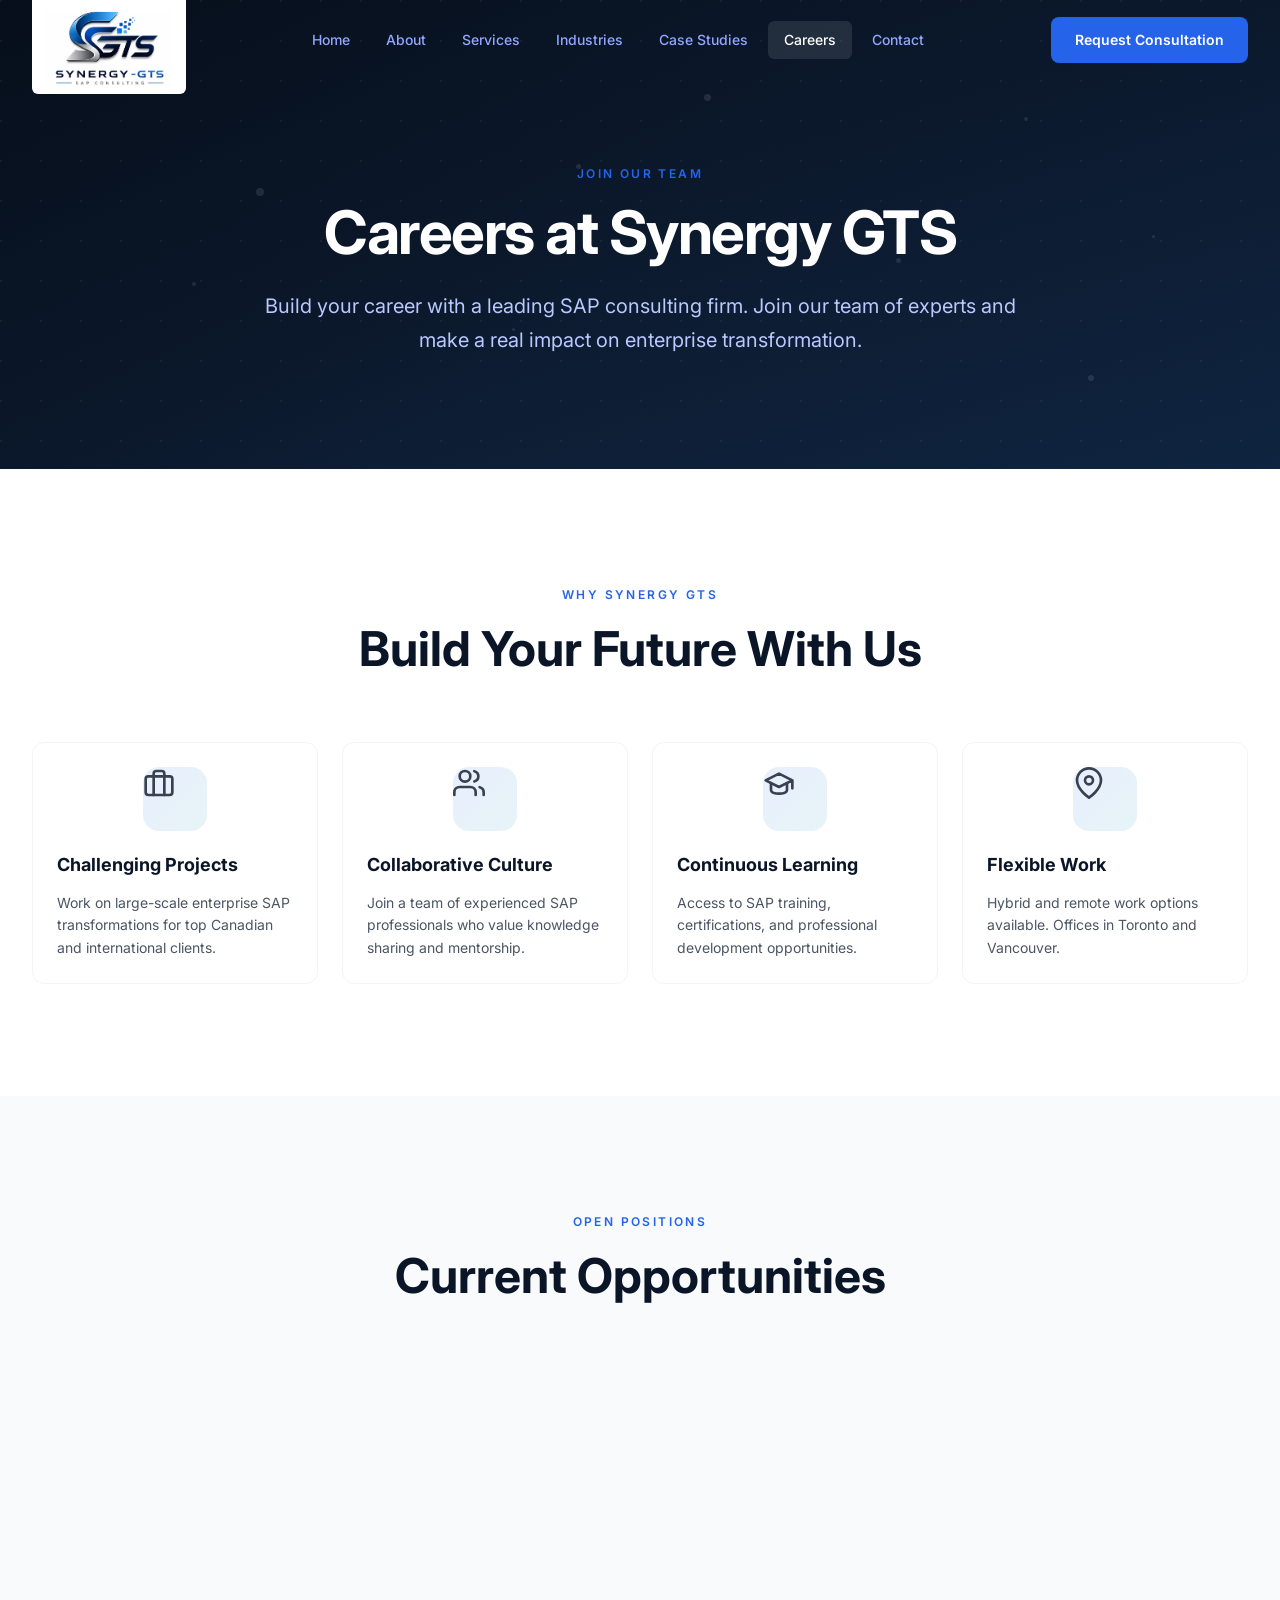
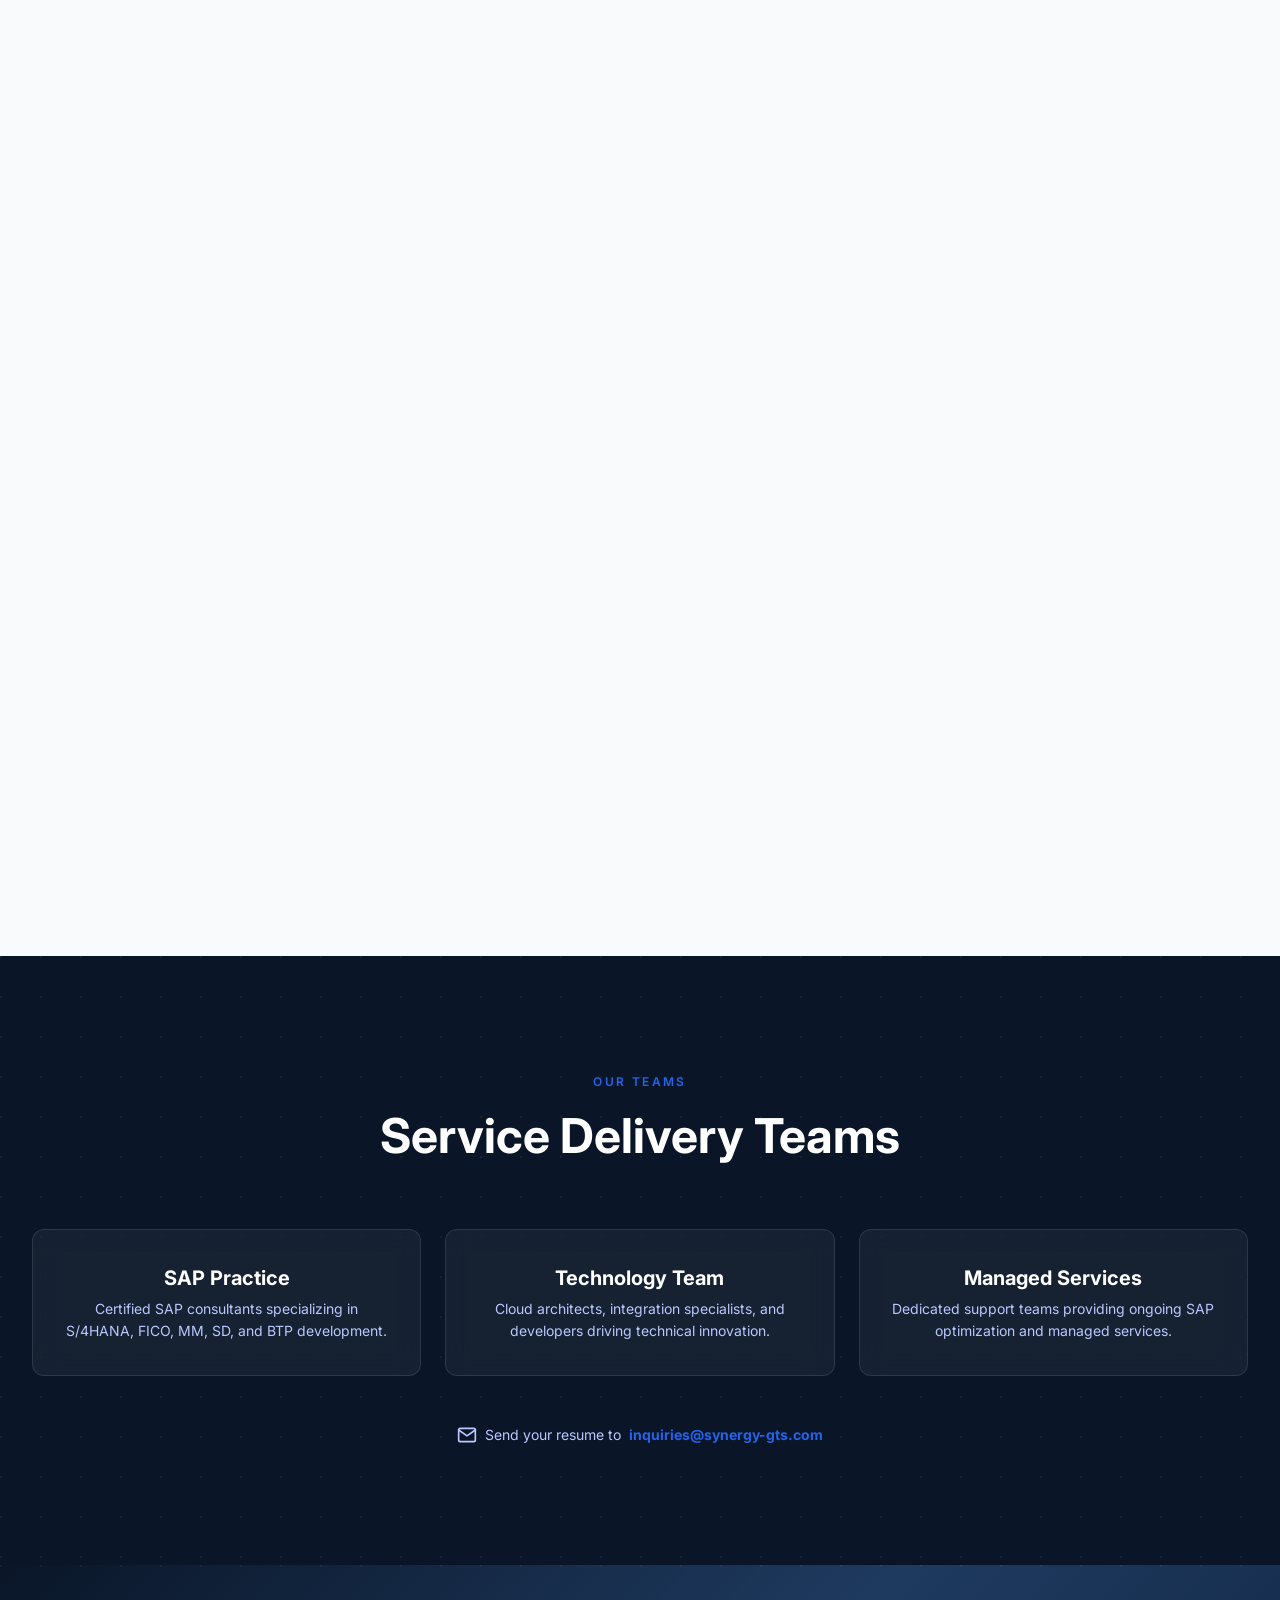
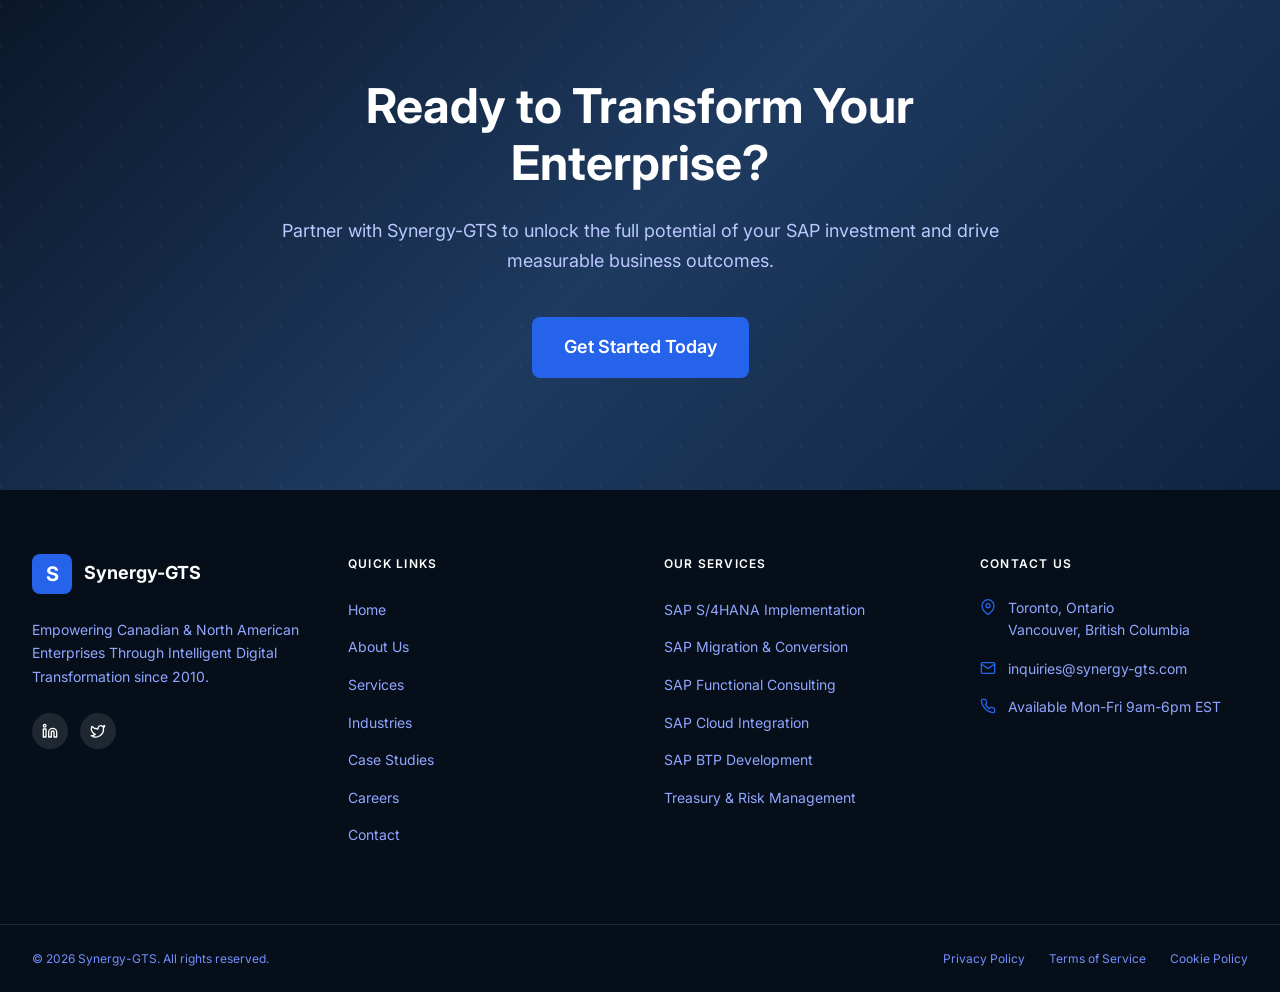
<file: careers.html>
<!DOCTYPE html>
<html lang="en">
<head>
  <meta charset="UTF-8">
  <meta name="viewport" content="width=device-width, initial-scale=1.0">
  <title>Careers at Synergy-GTS</title>
  <meta name="description" content="Build your career with a leading SAP consulting firm. Join Synergy-GTS and make a real impact on enterprise transformation.">
  <link rel="preconnect" href="https://fonts.googleapis.com">
  <link rel="preconnect" href="https://fonts.gstatic.com" crossorigin>
  <link href="https://fonts.googleapis.com/css2?family=Inter:wght@400;500;600;700;800&display=swap" rel="stylesheet">
  <link rel="stylesheet" href="css/styles.css">
  <style>
    /* ── Apply Modal Overlay ── */
    .apply-overlay {
      display: none;
      position: fixed;
      inset: 0;
      background: rgba(10, 15, 40, 0.75);
      backdrop-filter: blur(4px);
      z-index: 9000;
      align-items: flex-start;
      justify-content: center;
      padding: 2rem 1rem;
      overflow-y: auto;
    }
    .apply-overlay.active { display: flex; }

    .apply-modal {
      background: #fff;
      border-radius: 1rem;
      width: 100%;
      max-width: 780px;
      margin: auto;
      box-shadow: 0 30px 80px rgba(0,0,0,0.35);
      animation: modalIn 0.3s ease;
      overflow: hidden;
    }
    @keyframes modalIn {
      from { opacity: 0; transform: translateY(30px) scale(0.97); }
      to   { opacity: 1; transform: translateY(0) scale(1); }
    }

    /* Modal header */
    .apply-modal-header {
      background: linear-gradient(135deg, #0a0f28 0%, #0d2b6b 60%, #1a4fd8 100%);
      padding: 2rem 2rem 1.5rem;
      position: relative;
    }
    .apply-modal-header .modal-label {
      font-size: 0.72rem;
      font-weight: 700;
      letter-spacing: 0.1em;
      text-transform: uppercase;
      color: #7eb3ff;
      margin-bottom: 0.4rem;
    }
    .apply-modal-header h2 {
      color: #fff;
      font-size: 1.5rem;
      font-weight: 700;
      margin: 0 0 0.75rem;
    }
    .apply-modal-meta {
      display: flex;
      gap: 1.25rem;
      flex-wrap: wrap;
    }
    .apply-modal-meta span {
      display: flex;
      align-items: center;
      gap: 0.4rem;
      font-size: 0.82rem;
      color: #b8cfff;
    }
    .apply-modal-meta svg { flex-shrink: 0; }
    .modal-close-btn {
      position: absolute;
      top: 1.25rem;
      right: 1.25rem;
      background: rgba(255,255,255,0.12);
      border: none;
      color: #fff;
      width: 2.25rem;
      height: 2.25rem;
      border-radius: 50%;
      cursor: pointer;
      display: flex;
      align-items: center;
      justify-content: center;
      transition: background 0.2s;
    }
    .modal-close-btn:hover { background: rgba(255,255,255,0.25); }

    /* Modal body */
    .apply-modal-body { padding: 2rem; }

    /* Job description section */
    .job-desc-section { margin-bottom: 1.75rem; }
    .job-desc-section h3 {
      font-size: 0.9rem;
      font-weight: 700;
      text-transform: uppercase;
      letter-spacing: 0.07em;
      color: #1a4fd8;
      margin: 0 0 0.65rem;
      padding-bottom: 0.4rem;
      border-bottom: 2px solid #e8f0fe;
    }
    .job-desc-section p {
      color: #444;
      font-size: 0.93rem;
      line-height: 1.7;
      margin: 0;
    }
    .job-desc-list {
      list-style: none;
      padding: 0;
      margin: 0;
      display: grid;
      grid-template-columns: 1fr 1fr;
      gap: 0.45rem 1.5rem;
    }
    @media (max-width: 540px) { .job-desc-list { grid-template-columns: 1fr; } }
    .job-desc-list li {
      display: flex;
      align-items: flex-start;
      gap: 0.5rem;
      font-size: 0.88rem;
      color: #444;
      line-height: 1.5;
    }
    .job-desc-list li::before {
      content: '';
      display: inline-block;
      width: 7px;
      height: 7px;
      border-radius: 50%;
      background: #1a4fd8;
      flex-shrink: 0;
      margin-top: 0.4em;
    }

    /* Divider */
    .modal-divider {
      border: none;
      border-top: 1px solid #e5e9f5;
      margin: 1.75rem 0;
    }

    /* Form */
    .apply-form-title {
      font-size: 1.1rem;
      font-weight: 700;
      color: #0a0f28;
      margin: 0 0 1.25rem;
    }
    .form-row {
      display: grid;
      grid-template-columns: 1fr 1fr;
      gap: 1rem;
      margin-bottom: 1rem;
    }
    @media (max-width: 540px) { .form-row { grid-template-columns: 1fr; } }
    .form-group {
      display: flex;
      flex-direction: column;
      gap: 0.35rem;
      margin-bottom: 1rem;
    }
    .form-group label {
      font-size: 0.8rem;
      font-weight: 600;
      color: #374151;
      text-transform: uppercase;
      letter-spacing: 0.05em;
    }
    .form-group label .req { color: #e53935; margin-left: 2px; }
    .form-group input,
    .form-group select,
    .form-group textarea {
      padding: 0.65rem 0.9rem;
      border: 1.5px solid #d1d9e8;
      border-radius: 0.5rem;
      font-size: 0.92rem;
      font-family: inherit;
      color: #1a1a2e;
      outline: none;
      transition: border-color 0.2s, box-shadow 0.2s;
      background: #fafbff;
    }
    .form-group input:focus,
    .form-group select:focus,
    .form-group textarea:focus {
      border-color: #1a4fd8;
      box-shadow: 0 0 0 3px rgba(26,79,216,0.12);
      background: #fff;
    }
    .form-group textarea { resize: vertical; min-height: 100px; }

    /* CV Upload */
    .cv-upload-label {
      display: flex;
      flex-direction: column;
      align-items: center;
      justify-content: center;
      gap: 0.6rem;
      border: 2px dashed #b0bfdf;
      border-radius: 0.6rem;
      padding: 1.5rem;
      cursor: pointer;
      background: #f5f8ff;
      transition: border-color 0.2s, background 0.2s;
      text-align: center;
    }
    .cv-upload-label:hover {
      border-color: #1a4fd8;
      background: #eef3ff;
    }
    .cv-upload-label svg { color: #1a4fd8; }
    .cv-upload-label .upload-text {
      font-size: 0.88rem;
      font-weight: 600;
      color: #1a4fd8;
    }
    .cv-upload-label .upload-hint {
      font-size: 0.78rem;
      color: #6b7280;
    }
    #cv-file-input { display: none; }
    .cv-file-name {
      font-size: 0.8rem;
      color: #374151;
      margin-top: 0.4rem;
      min-height: 1.2em;
    }

    /* Submit row */
    .modal-submit-row {
      display: flex;
      align-items: center;
      justify-content: flex-end;
      gap: 1rem;
      margin-top: 1.5rem;
      flex-wrap: wrap;
    }
    .btn-modal-cancel {
      background: transparent;
      border: 1.5px solid #d1d9e8;
      color: #555;
      padding: 0.65rem 1.5rem;
      border-radius: 0.5rem;
      font-size: 0.92rem;
      font-weight: 600;
      cursor: pointer;
      transition: all 0.2s;
    }
    .btn-modal-cancel:hover { border-color: #999; color: #222; }
    .btn-modal-submit {
      background: linear-gradient(135deg, #1a4fd8, #0d2b6b);
      color: #fff;
      border: none;
      padding: 0.7rem 2rem;
      border-radius: 0.5rem;
      font-size: 0.95rem;
      font-weight: 700;
      cursor: pointer;
      transition: opacity 0.2s, transform 0.2s;
      display: flex;
      align-items: center;
      gap: 0.5rem;
    }
    .btn-modal-submit:hover { opacity: 0.9; transform: translateY(-1px); }

    /* Success state */
    .apply-success {
      display: none;
      text-align: center;
      padding: 3rem 2rem;
    }
    .apply-success .success-icon {
      width: 64px;
      height: 64px;
      background: #e8f5e9;
      border-radius: 50%;
      display: flex;
      align-items: center;
      justify-content: center;
      margin: 0 auto 1.25rem;
    }
    .apply-success h3 { font-size: 1.4rem; color: #0a0f28; margin: 0 0 0.5rem; }
    .apply-success p { color: #555; font-size: 0.95rem; }
  </style>
</head>
<body>

  <nav class="navbar">
    <div class="navbar-inner">
      <a href="index.html" class="nav-logo"><img src="images/logo.png" alt="Synergy-GTS"></a>
      <div class="nav-links">
        <a href="index.html" class="nav-link">Home</a>
        <a href="about.html" class="nav-link">About</a>
        <a href="services.html" class="nav-link">Services</a>
        <a href="industries.html" class="nav-link">Industries</a>
        <a href="case-studies.html" class="nav-link">Case Studies</a>
        <a href="careers.html" class="nav-link active">Careers</a>
        <a href="contact.html" class="nav-link">Contact</a>
      </div>
      <div class="nav-cta"><a href="contact.html" class="btn-primary">Request Consultation</a></div>
      <button class="mobile-toggle" aria-label="Toggle menu"><svg viewBox="0 0 24 24" fill="none" stroke="currentColor" stroke-width="2" stroke-linecap="round"><line x1="3" y1="6" x2="21" y2="6"/><line x1="3" y1="12" x2="21" y2="12"/><line x1="3" y1="18" x2="21" y2="18"/></svg></button>
      <div class="mobile-menu">
        <a href="index.html">Home</a><a href="about.html">About</a><a href="services.html">Services</a><a href="industries.html">Industries</a><a href="case-studies.html">Case Studies</a><a href="careers.html" class="active">Careers</a><a href="contact.html">Contact</a>
        <a href="contact.html" class="btn-primary">Request Consultation</a>
      </div>
    </div>
  </nav>

  <!-- Hero -->
  <section class="internal-hero hero-gradient">
    <div class="hero-overlay"></div>
    <div class="hero-particles">
      <div class="particle" style="width:6px;height:6px;top:15%;left:10%;animation-delay:0s;animation-duration:7s"></div>
      <div class="particle" style="width:4px;height:4px;top:25%;left:80%;animation-delay:1s;animation-duration:5s"></div>
      <div class="particle" style="width:8px;height:8px;top:40%;left:20%;animation-delay:2s;animation-duration:8s"></div>
      <div class="particle" style="width:5px;height:5px;top:55%;left:70%;animation-delay:0.5s;animation-duration:6s"></div>
      <div class="particle" style="width:3px;height:3px;top:70%;left:40%;animation-delay:1.5s;animation-duration:9s"></div>
      <div class="particle" style="width:7px;height:7px;top:20%;left:55%;animation-delay:3s;animation-duration:7s"></div>
      <div class="particle" style="width:4px;height:4px;top:60%;left:15%;animation-delay:2.5s;animation-duration:6s"></div>
      <div class="particle" style="width:6px;height:6px;top:80%;left:85%;animation-delay:1s;animation-duration:8s"></div>
      <div class="particle" style="width:5px;height:5px;top:35%;left:45%;animation-delay:3.5s;animation-duration:5s"></div>
      <div class="particle" style="width:3px;height:3px;top:50%;left:90%;animation-delay:0.5s;animation-duration:7s"></div>
    </div>
    <div class="pattern-bg"></div>
    <div class="hero-content">
      <span class="section-label">Join Our Team</span>
      <h1 data-content-key="careers.hero.title">Careers at Synergy GTS</h1>
      <p data-content-key="careers.hero.subtitle">Build your career with a leading SAP consulting firm. Join our team of experts and make a real impact on enterprise transformation.</p>
    </div>
  </section>

  <!-- Why Join -->
  <section class="section bg-white">
    <div class="container">
      <div class="section-header">
        <span class="section-label">Why Synergy GTS</span>
        <h2>Build Your Future With Us</h2>
      </div>
      <div class="cards-grid-4">
        <div class="card fade-in">
          <div class="card-icon-lg">
            <svg viewBox="0 0 24 24" fill="none" stroke="currentColor" stroke-width="2" stroke-linecap="round" stroke-linejoin="round"><rect x="2" y="7" width="20" height="14" rx="2" ry="2"/><path d="M16 21V5a2 2 0 0 0-2-2h-4a2 2 0 0 0-2 2v16"/></svg>
          </div>
          <h3>Challenging Projects</h3>
          <p>Work on large-scale enterprise SAP transformations for top Canadian and international clients.</p>
        </div>
        <div class="card fade-in">
          <div class="card-icon-lg">
            <svg viewBox="0 0 24 24" fill="none" stroke="currentColor" stroke-width="2" stroke-linecap="round" stroke-linejoin="round"><path d="M17 21v-2a4 4 0 0 0-4-4H5a4 4 0 0 0-4 4v2"/><circle cx="9" cy="7" r="4"/><path d="M23 21v-2a4 4 0 0 0-3-3.87"/><path d="M16 3.13a4 4 0 0 1 0 7.75"/></svg>
          </div>
          <h3>Collaborative Culture</h3>
          <p>Join a team of experienced SAP professionals who value knowledge sharing and mentorship.</p>
        </div>
        <div class="card fade-in">
          <div class="card-icon-lg">
            <svg viewBox="0 0 24 24" fill="none" stroke="currentColor" stroke-width="2" stroke-linecap="round" stroke-linejoin="round"><path d="M22 10v6M2 10l10-5 10 5-10 5z"/><path d="M6 12v5c0 2 3 3 6 3s6-1 6-3v-5"/></svg>
          </div>
          <h3>Continuous Learning</h3>
          <p>Access to SAP training, certifications, and professional development opportunities.</p>
        </div>
        <div class="card fade-in">
          <div class="card-icon-lg">
            <svg viewBox="0 0 24 24" fill="none" stroke="currentColor" stroke-width="2" stroke-linecap="round" stroke-linejoin="round"><path d="M21 10c0 7-9 13-9 13s-9-6-9-13a9 9 0 0 1 18 0z"/><circle cx="12" cy="10" r="3"/></svg>
          </div>
          <h3>Flexible Work</h3>
          <p>Hybrid and remote work options available. Offices in Toronto and Vancouver.</p>
        </div>
      </div>
    </div>
  </section>

  <!-- Open Positions -->
  <section class="section bg-gray-50">
    <div class="container">
      <div class="section-header">
        <span class="section-label">Open Positions</span>
        <h2>Current Opportunities</h2>
      </div>

      <!-- Jobs are rendered dynamically from the database-backed API -->
      <div id="jobsContainer"></div>

    </div>
  </section>

  <!-- Service Delivery Teams -->
  <section class="section dark-section">
    <div class="pattern-bg"></div>
    <div class="container">
      <div class="section-header">
        <span class="section-label">Our Teams</span>
        <h2>Service Delivery Teams</h2>
      </div>
      <div class="cards-grid-3">
        <div class="glass-card fade-in">
          <h3>SAP Practice</h3>
          <p>Certified SAP consultants specializing in S/4HANA, FICO, MM, SD, and BTP development.</p>
        </div>
        <div class="glass-card fade-in">
          <h3>Technology Team</h3>
          <p>Cloud architects, integration specialists, and developers driving technical innovation.</p>
        </div>
        <div class="glass-card fade-in">
          <h3>Managed Services</h3>
          <p>Dedicated support teams providing ongoing SAP optimization and managed services.</p>
        </div>
      </div>
      <div style="text-align:center;margin-top:3rem;">
        <a href="mailto:inquiries@synergy-gts.com " style="display:inline-flex;align-items:center;gap:0.5rem;color:var(--navy-200);font-size:0.875rem;transition:var(--transition);">
          <svg viewBox="0 0 24 24" fill="none" stroke="currentColor" stroke-width="2" stroke-linecap="round" stroke-linejoin="round" width="20" height="20"><path d="M4 4h16c1.1 0 2 .9 2 2v12c0 1.1-.9 2-2 2H4c-1.1 0-2-.9-2-2V6c0-1.1.9-2 2-2z"/><polyline points="22,6 12,13 2,6"/></svg>
          Send your resume to <strong style="color:var(--electric);">inquiries@synergy-gts.com </strong>
        </a>
      </div>
    </div>
  </section>

  <!-- CTA Banner -->
  <section class="cta-banner">
    <div class="hero-gradient"></div>
    <div class="pattern-bg"></div>
    <div class="container">
      <div class="cta-banner-content">
        <h2>Ready to Transform Your Enterprise?</h2>
        <p>Partner with Synergy-GTS to unlock the full potential of your SAP investment and drive measurable business outcomes.</p>
        <a href="contact.html" class="btn-primary btn-primary-lg">Get Started Today</a>
      </div>
    </div>
  </section>

  <footer class="footer">
    <div class="footer-main">
      <div class="footer-grid">
        <div>
          <div class="footer-brand"><div class="footer-brand-icon">S</div><span class="footer-brand-name">Synergy-GTS</span></div>
          <p class="footer-description">Empowering Canadian &amp; North American Enterprises Through Intelligent Digital Transformation since 2010.</p>
          <div class="footer-social">
            <a href="#" aria-label="LinkedIn"><svg viewBox="0 0 24 24" fill="none" stroke="currentColor" stroke-width="2" stroke-linecap="round" stroke-linejoin="round"><path d="M16 8a6 6 0 0 1 6 6v7h-4v-7a2 2 0 0 0-2-2 2 2 0 0 0-2 2v7h-4v-7a6 6 0 0 1 6-6z"/><rect x="2" y="9" width="4" height="12"/><circle cx="4" cy="4" r="2"/></svg></a>
            <a href="#" aria-label="Twitter"><svg viewBox="0 0 24 24" fill="none" stroke="currentColor" stroke-width="2" stroke-linecap="round" stroke-linejoin="round"><path d="M22 4s-.7 2.1-2 3.4c1.6 10-9.4 17.3-18 11.6 2.2.1 4.4-.6 6-2C3 15.5.5 9.6 3 5c2.2 2.6 5.6 4.1 9 4-.9-4.2 4-6.6 7-3.8 1.1 0 3-1.2 3-1.2z"/></svg></a>
          </div>
        </div>
        <div><h3>Quick Links</h3><ul class="footer-links"><li><a href="index.html">Home</a></li><li><a href="about.html">About Us</a></li><li><a href="services.html">Services</a></li><li><a href="industries.html">Industries</a></li><li><a href="case-studies.html">Case Studies</a></li><li><a href="careers.html">Careers</a></li><li><a href="contact.html">Contact</a></li></ul></div>
        <div><h3>Our Services</h3><ul class="footer-links"><li><a href="services.html">SAP S/4HANA Implementation</a></li><li><a href="services.html">SAP Migration &amp; Conversion</a></li><li><a href="services.html">SAP Functional Consulting</a></li><li><a href="services.html">SAP Cloud Integration</a></li><li><a href="services.html">SAP BTP Development</a></li><li><a href="services.html">Treasury &amp; Risk Management</a></li></ul></div>
        <div><h3>Contact Us</h3><ul class="footer-contact"><li><svg viewBox="0 0 24 24" fill="none" stroke="currentColor" stroke-width="2" stroke-linecap="round" stroke-linejoin="round"><path d="M21 10c0 7-9 13-9 13s-9-6-9-13a9 9 0 0 1 18 0z"/><circle cx="12" cy="10" r="3"/></svg><span>Toronto, Ontario<br>Vancouver, British Columbia</span></li><li><svg viewBox="0 0 24 24" fill="none" stroke="currentColor" stroke-width="2" stroke-linecap="round" stroke-linejoin="round"><path d="M4 4h16c1.1 0 2 .9 2 2v12c0 1.1-.9 2-2 2H4c-1.1 0-2-.9-2-2V6c0-1.1.9-2 2-2z"/><polyline points="22,6 12,13 2,6"/></svg><a href="mailto:inquiries@synergy-gts.com ">inquiries@synergy-gts.com </a></li><li><svg viewBox="0 0 24 24" fill="none" stroke="currentColor" stroke-width="2" stroke-linecap="round" stroke-linejoin="round"><path d="M22 16.92v3a2 2 0 0 1-2.18 2 19.79 19.79 0 0 1-8.63-3.07 19.5 19.5 0 0 1-6-6 19.79 19.79 0 0 1-3.07-8.67A2 2 0 0 1 4.11 2h3a2 2 0 0 1 2 1.72c.127.96.361 1.903.7 2.81a2 2 0 0 1-.45 2.11L8.09 9.91a16 16 0 0 0 6 6l1.27-1.27a2 2 0 0 1 2.11-.45c.907.339 1.85.573 2.81.7A2 2 0 0 1 22 16.92z"/></svg><span>Available Mon-Fri 9am-6pm EST</span></li></ul></div>
      </div>
    </div>
    <div class="footer-bottom"><div class="footer-bottom-inner"><p>&copy; 2026 Synergy-GTS. All rights reserved.</p><div class="footer-bottom-links"><a href="#">Privacy Policy</a><a href="#">Terms of Service</a><a href="#">Cookie Policy</a></div></div></div>
  </footer>
  <script src="js/main.js"></script>
  <script src="js/site-data.js"></script>

  <!-- ══════════════════════════════════════════
       APPLY NOW MODAL
  ══════════════════════════════════════════ -->
  <div class="apply-overlay" id="applyOverlay" role="dialog" aria-modal="true" aria-labelledby="modalJobTitle">
    <div class="apply-modal" id="applyModal">

      <!-- Header -->
      <div class="apply-modal-header">
        <button class="modal-close-btn" id="modalCloseBtn" aria-label="Close">
          <svg width="18" height="18" viewBox="0 0 24 24" fill="none" stroke="currentColor" stroke-width="2.5" stroke-linecap="round"><line x1="18" y1="6" x2="6" y2="18"/><line x1="6" y1="6" x2="18" y2="18"/></svg>
        </button>
        <div class="modal-label">Job Application</div>
        <h2 id="modalJobTitle">Position Title</h2>
        <div class="apply-modal-meta">
          <span id="modalLocation">
            <svg width="14" height="14" viewBox="0 0 24 24" fill="none" stroke="currentColor" stroke-width="2" stroke-linecap="round" stroke-linejoin="round"><path d="M21 10c0 7-9 13-9 13s-9-6-9-13a9 9 0 0 1 18 0z"/><circle cx="12" cy="10" r="3"/></svg>
            <span id="modalLocationText"></span>
          </span>
          <span id="modalType">
            <svg width="14" height="14" viewBox="0 0 24 24" fill="none" stroke="currentColor" stroke-width="2" stroke-linecap="round" stroke-linejoin="round"><circle cx="12" cy="12" r="10"/><polyline points="12 6 12 12 16 14"/></svg>
            <span id="modalTypeText"></span>
          </span>
        </div>
      </div>

      <!-- Body -->
      <div class="apply-modal-body" id="applyModalBody">

        <!-- Job Description -->
        <div class="job-desc-section">
          <h3>About the Role</h3>
          <p id="modalDescription"></p>
        </div>

        <div class="job-desc-section">
          <h3>Key Responsibilities</h3>
          <ul class="job-desc-list" id="modalResponsibilities"></ul>
        </div>

        <div class="job-desc-section">
          <h3>Requirements</h3>
          <ul class="job-desc-list" id="modalRequirements"></ul>
        </div>

        <hr class="modal-divider">

        <!-- Application Form -->
        <p class="apply-form-title">Submit Your Application</p>
        <form id="applyForm" novalidate>
          <input type="hidden" name="access_key" value="90bd6636-0774-4329-9339-07e0e699ae55">
          <input type="hidden" name="subject" id="applySubject" value="New Job Application - Synergy-GTS">
          <input type="hidden" name="from_name" value="Synergy-GTS Careers Form">
          <input type="hidden" name="replyto" id="applyReplyTo" value="">
          <input type="checkbox" name="botcheck" style="display:none;" tabindex="-1" autocomplete="off">
          <input type="hidden" id="formJobTitle" name="jobTitle">

          <div class="form-row">
            <div class="form-group">
              <label for="formFirstName">First Name <span class="req">*</span></label>
              <input type="text" id="formFirstName" name="firstName" placeholder="John" required autocomplete="given-name">
            </div>
            <div class="form-group">
              <label for="formLastName">Last Name <span class="req">*</span></label>
              <input type="text" id="formLastName" name="lastName" placeholder="Smith" required autocomplete="family-name">
            </div>
          </div>

          <div class="form-row">
            <div class="form-group">
              <label for="formEmail">Email Address <span class="req">*</span></label>
              <input type="email" id="formEmail" name="email" placeholder="john@example.com" required autocomplete="email">
            </div>
            <div class="form-group">
              <label for="formPhone">Phone Number</label>
              <input type="tel" id="formPhone" name="phone" placeholder="+1 (416) 000-0000" autocomplete="tel">
            </div>
          </div>

          <div class="form-group">
            <label for="formLinkedIn">LinkedIn Profile URL</label>
            <input type="url" id="formLinkedIn" name="linkedin" placeholder="https://linkedin.com/in/your-profile">
          </div>

          <div class="form-group">
            <label for="formExperience">Years of Relevant SAP Experience <span class="req">*</span></label>
            <select id="formExperience" name="experience" required>
              <option value="" disabled selected>Select experience level</option>
              <option value="0-2">0 – 2 years</option>
              <option value="3-5">3 – 5 years</option>
              <option value="6-9">6 – 9 years</option>
              <option value="10+">10+ years</option>
            </select>
          </div>

          <div class="form-group">
            <label for="formCover">Cover Letter <span class="req">*</span></label>
            <textarea id="formCover" name="cover" rows="4" placeholder="Tell us why you're the right fit for this role…" required></textarea>
          </div>

          <!-- CV Upload -->
          <div class="form-group">
            <label>Upload Your CV / Resume <span class="req">*</span></label>
            <label class="cv-upload-label" for="cv-file-input">
              <svg width="36" height="36" viewBox="0 0 24 24" fill="none" stroke="currentColor" stroke-width="1.5" stroke-linecap="round" stroke-linejoin="round"><path d="M21 15v4a2 2 0 0 1-2 2H5a2 2 0 0 1-2-2v-4"/><polyline points="17 8 12 3 7 8"/><line x1="12" y1="3" x2="12" y2="15"/></svg>
              <span class="upload-text" id="uploadBtnText">Click to browse or drag &amp; drop</span>
              <span class="upload-hint">Accepted formats: PDF, DOC, DOCX &nbsp;·&nbsp; Max 5 MB</span>
            </label>
            <input type="file" id="cv-file-input" name="cv" accept=".pdf,.doc,.docx" required>
            <div class="cv-file-name" id="cvFileName"></div>
          </div>

          <div class="modal-submit-row">
            <button type="button" class="btn-modal-cancel" id="modalCancelBtn">Cancel</button>
            <button type="submit" class="btn-modal-submit">
              <svg width="16" height="16" viewBox="0 0 24 24" fill="none" stroke="currentColor" stroke-width="2.5" stroke-linecap="round" stroke-linejoin="round"><line x1="22" y1="2" x2="11" y2="13"/><polygon points="22 2 15 22 11 13 2 9 22 2"/></svg>
              Submit Application
            </button>
          </div>
        </form>

        <!-- Success message (hidden until form submitted) -->
        <div class="apply-success" id="applySuccess">
          <div class="success-icon">
            <svg width="32" height="32" viewBox="0 0 24 24" fill="none" stroke="#2e7d32" stroke-width="2.5" stroke-linecap="round" stroke-linejoin="round"><polyline points="20 6 9 17 4 12"/></svg>
          </div>
          <h3>Application Submitted!</h3>
          <p>Thank you for applying to <strong id="successJobTitle"></strong>.<br>Our team will review your application and reach out within 5–7 business days.</p>
        </div>

      </div><!-- /apply-modal-body -->
    </div><!-- /apply-modal -->
  </div><!-- /apply-overlay -->

  <script>
  (function () {

    var DEFAULT_JOBS = [
      {
        id: 'job_1',
        title: 'SAP S/4HANA Consultant',
        department: 'SAP Practice',
        location: 'Toronto, ON / Remote',
        type: 'Full-time',
        description: 'Join our growing SAP S/4HANA practice and lead transformation engagements for Canadian enterprises. You will be responsible for end-to-end implementation delivery — from blueprinting through go-live and hypercare.',
        responsibilities: ['Lead SAP S/4HANA implementation and migration projects','Conduct business requirement workshops with client stakeholders','Configure SAP modules (FICO, MM, SD) to meet business needs','Develop functional specifications and test documentation','Support UAT and hypercare phases through go-live','Mentor junior consultants and support pre-sales activities'],
        requirements: ['5+ years SAP S/4HANA implementation experience','Strong knowledge of FICO, MM, or SD modules','Experience with SAP Activate methodology','Excellent communication and client-facing skills','SAP Certification preferred','Bachelor\'s degree in Business, IT, or related field']
      },
      {
        id: 'job_2',
        title: 'SAP FICO Functional Lead',
        department: 'SAP Practice',
        location: 'Vancouver, BC / Hybrid',
        type: 'Full-time',
        description: 'Lead the FICO consulting practice from our Vancouver office. Drive SAP finance transformation projects for enterprise clients across Canada, mentor junior consultants, and establish best practices for our growing SAP Finance team.',
        responsibilities: ['Lead end-to-end SAP FICO implementations in S/4HANA environments','Design financial process blueprints and solution architecture','Manage client relationships and executive stakeholder communication','Mentor and develop junior FICO consultants','Establish FICO best practices and internal delivery standards','Contribute to pre-sales proposals and solution design'],
        requirements: ['7+ years SAP FICO consulting experience','Proven track record in finance transformation projects','Deep expertise in S/4HANA Finance and Central Finance','Experience in public sector or manufacturing preferred','SAP Certified Application Associate – Financial Accounting','Strong leadership and project management skills']
      },
      {
        id: 'job_3',
        title: 'SAP BTP Developer',
        department: 'Technology Practice',
        location: 'Toronto, ON / Remote',
        type: 'Full-time',
        description: 'Design and build integrations and extensions on the SAP Business Technology Platform (BTP). Collaborate with functional consultants and client architects to deliver cloud-native SAP solutions.',
        responsibilities: ['Develop CAP (Cloud Application Programming) applications on SAP BTP','Build integrations using SAP Integration Suite and BTP Integration','Design and implement SAP Fiori / UI5 custom apps','Work with REST/OData APIs to extend S/4HANA functionality','Support CI/CD pipelines and DevOps practices on BTP','Document technical designs and support knowledge transfer'],
        requirements: ['3+ years SAP BTP development experience','Hands-on with CAP, SAP Integration Suite, and BTP services','Proficiency in JavaScript/TypeScript and Node.js or Java','Experience with SAP Fiori/UI5 development','Familiarity with SAP S/4HANA APIs and OData services','BTP Certification is a plus']
      },
      {
        id: 'job_4',
        title: 'SAP Project Manager',
        department: 'Delivery',
        location: 'Toronto, ON / Hybrid',
        type: 'Full-time',
        description: 'Manage end-to-end delivery of SAP implementation and migration projects. Act as the primary interface between client stakeholders and our delivery team, ensuring projects are delivered on time, on budget, and to scope.',
        responsibilities: ['Own project planning, scheduling, risk management, and status reporting','Manage project budgets and resource allocation','Facilitate steering committee and executive stakeholder meetings','Coordinate functional and technical workstreams across the delivery team','Manage change control and scope throughout project lifecycle','Drive issue resolution and escalation management'],
        requirements: ['5+ years SAP project management experience','Proven delivery of full-cycle SAP S/4HANA implementations','PMP or Prince2 certification strongly preferred','Experience with SAP Activate methodology','Strong stakeholder management and communication skills','Proficiency in MS Project, Jira, or equivalent PM tools']
      },
      {
        id: 'job_5',
        title: 'SAP MM/WM Consultant',
        department: 'SAP Practice',
        location: 'Calgary, AB / Remote',
        type: 'Full-time',
        description: 'Join our supply chain practice to deliver SAP Materials Management and Warehouse Management solutions. Work with manufacturing and retail clients to optimise procurement, inventory, and warehouse operations on S/4HANA.',
        responsibilities: ['Configure and implement SAP MM and EWM/WM modules in S/4HANA','Gather and analyse business requirements for supply chain processes','Develop functional specifications for custom enhancements','Conduct unit testing, SIT, and support UAT','Provide post go-live hypercare and end-user training','Collaborate with SD and FICO consultants for end-to-end process design'],
        requirements: ['4+ years SAP MM/WM consulting experience','Strong knowledge of procurement-to-pay and inventory management processes','Experience with SAP S/4HANA embedded analytics for supply chain','Familiarity with SAP EWM is an advantage','Good understanding of cross-module integration (SD, FICO)','Bachelor\'s degree in Supply Chain, Business, or related field']
      },
      {
        id: 'job_6',
        title: 'SAP SD Consultant',
        department: 'SAP Practice',
        location: 'Montreal, QC / Hybrid',
        type: 'Full-time',
        description: 'Drive SAP Sales & Distribution implementations for clients in retail, manufacturing, and professional services. Configure end-to-end order-to-cash processes in SAP S/4HANA and help clients transform their sales operations.',
        responsibilities: ['Configure and implement SAP SD module in S/4HANA','Map and optimise order-to-cash business processes','Prepare functional specifications and conduct testing cycles','Integrate SD with FICO and MM for end-to-end process flows','Deliver end-user training and post-go-live support','Support pre-sales activities and solution scoping'],
        requirements: ['3+ years SAP SD consulting experience','Strong understanding of order-to-cash business processes','Experience with SAP S/4HANA pricing, shipping, and billing','Cross-module integration knowledge (FICO, MM)','Excellent client communication and workshop facilitation skills','SAP SD certification is an advantage']
      }
    ];

    var jobsCache = [];

    async function loadJobsFromDatabase() {
      try {
        var response = await fetch('api/public_data.php', { cache: 'no-store' });
        var data = await response.json();
        jobsCache = data && data.success && Array.isArray(data.jobs) && data.jobs.length ? data.jobs : DEFAULT_JOBS;
      } catch (err) {
        jobsCache = DEFAULT_JOBS;
      }
    }

    /* ── RENDER JOB CARDS ─────────────────────────────────────────────── */
    function renderJobCards() {
      var jobs = jobsCache;
      var container = document.getElementById('jobsContainer');
      if (!container) return;
      if (!jobs.length) {
        container.innerHTML = '<p style="text-align:center;color:#6b7280;padding:3rem 0;">No open positions at the moment. Check back soon!</p>';
        return;
      }
      var locIcon = '<svg viewBox="0 0 24 24" fill="none" stroke="currentColor" stroke-width="2" stroke-linecap="round" stroke-linejoin="round"><path d="M21 10c0 7-9 13-9 13s-9-6-9-13a9 9 0 0 1 18 0z"/><circle cx="12" cy="10" r="3"/></svg>';
      var timeIcon = '<svg viewBox="0 0 24 24" fill="none" stroke="currentColor" stroke-width="2" stroke-linecap="round" stroke-linejoin="round"><circle cx="12" cy="12" r="10"/><polyline points="12 6 12 12 16 14"/></svg>';
      var html = '';
      jobs.forEach(function (j) {
        html += '<div class="job-card fade-in">' +
          '<div class="job-card-header"><div>' +
          '<h3>' + esc(j.title) + '</h3>' +
          '<div class="job-card-meta">' +
          '<span>' + locIcon + esc(j.location) + '</span>' +
          '<span>' + timeIcon + esc(j.type) + '</span>' +
          '</div></div>' +
          '<button class="btn-primary apply-btn" data-job-id="' + esc(j.id) + '">Apply Now</button>' +
          '</div>' +
          '<p>' + esc(j.description) + '</p>' +
          '<h4>Requirements</h4><ul>' +
          j.requirements.map(function(r){ return '<li><span class="dot"></span>' + esc(r) + '</li>'; }).join('') +
          '</ul></div>';
      });
      container.innerHTML = html;
      // Attach listeners to new buttons
      container.querySelectorAll('.apply-btn').forEach(function (btn) {
        btn.addEventListener('click', function () { openModal(btn.getAttribute('data-job-id')); });
      });
    }

    function esc(s) {
      if (s === null || s === undefined) return '';
      return String(s).replace(/&/g,'&amp;').replace(/</g,'&lt;').replace(/>/g,'&gt;').replace(/"/g,'&quot;');
    }

    // Render on page load
    loadJobsFromDatabase().then(renderJobCards);

    /* ── MODAL DATA (now keyed by job ID from SQLite API) ─────────────── */

    // ── Element refs ──────────────────────────────────────────────────────
    var overlay      = document.getElementById('applyOverlay');
    var closeBtn     = document.getElementById('modalCloseBtn');
    var cancelBtn    = document.getElementById('modalCancelBtn');
    var form         = document.getElementById('applyForm');
    var successBox   = document.getElementById('applySuccess');
    var cvInput      = document.getElementById('cv-file-input');
    var cvFileName   = document.getElementById('cvFileName');
    var uploadText   = document.getElementById('uploadBtnText');
    var submitBtn    = form.querySelector('.btn-modal-submit');

    // ── Open modal ────────────────────────────────────────────────────────
    function openModal(jobId) {
      var jobs = jobsCache;
      var job = jobs.find(function(j){ return j.id === jobId; });
      if (!job) return;

      document.getElementById('modalJobTitle').textContent     = job.title;
      document.getElementById('modalLocationText').textContent = job.location;
      document.getElementById('modalTypeText').textContent     = job.type;
      document.getElementById('formJobTitle').value            = job.title;
      document.getElementById('successJobTitle').textContent   = job.title;
      document.getElementById('modalDescription').textContent  = job.description;

      var respList = document.getElementById('modalResponsibilities');
      respList.innerHTML = '';
      (job.responsibilities || []).forEach(function (r) { var li = document.createElement('li'); li.textContent = r; respList.appendChild(li); });

      var reqList = document.getElementById('modalRequirements');
      reqList.innerHTML = '';
      (job.requirements || []).forEach(function (r) { var li = document.createElement('li'); li.textContent = r; reqList.appendChild(li); });

      form.reset();
      cvFileName.textContent = '';
      uploadText.textContent = 'Click to browse or drag & drop';
      form.style.display = '';
      successBox.style.display = 'none';

      overlay.classList.add('active');
      document.body.style.overflow = 'hidden';
      document.getElementById('applyModal').scrollTop = 0;
    }

    // ── Close modal ───────────────────────────────────────────────────────
    function closeModal() {
      overlay.classList.remove('active');
      document.body.style.overflow = '';
    }

    closeBtn.addEventListener('click', closeModal);
    cancelBtn.addEventListener('click', closeModal);
    overlay.addEventListener('click', function (e) { if (e.target === overlay) closeModal(); });
    document.addEventListener('keydown', function (e) { if (e.key === 'Escape' && overlay.classList.contains('active')) closeModal(); });

    // ── CV file name display ──────────────────────────────────────────────
    cvInput.addEventListener('change', function () {
      if (cvInput.files && cvInput.files[0]) {
        var f = cvInput.files[0];
        if (f.size > 5 * 1024 * 1024) {
          alert('File is too large. Please upload a file under 5 MB.');
          cvInput.value = '';
          cvFileName.textContent = '';
          uploadText.textContent = 'Click to browse or drag & drop';
          return;
        }
        cvFileName.textContent = '\u2714 ' + f.name + ' (' + (f.size / 1024).toFixed(0) + ' KB)';
        uploadText.textContent = 'File selected — click to change';
      }
    });

    // ── Form submission ───────────────────────────────────────────────────
    form.addEventListener('submit', async function (e) {
      e.preventDefault();

      var requiredFields = form.querySelectorAll('[required]');
      var allValid = true;
      requiredFields.forEach(function (field) {
        if (!field.value.trim()) { field.style.borderColor = '#e53935'; allValid = false; }
        else { field.style.borderColor = ''; }
      });
      if (!allValid) return;

      // Keep compatibility fields in sync for existing integrations.
      document.getElementById('applyReplyTo').value = document.getElementById('formEmail').value.trim();
      document.getElementById('applySubject').value = 'Application: ' + document.getElementById('formJobTitle').value + ' - Synergy-GTS Careers';

      var originalSubmitHTML = submitBtn.innerHTML;
      submitBtn.disabled = true;
      submitBtn.innerHTML = 'Submitting...';

      try {
        var formData = new FormData(form);
        var response = await fetch('api/upload_application.php', {
          method: 'POST',
          body: formData
        });
        var data = await response.json();

        if (!data.success) {
          throw new Error(data.message || 'Submission failed.');
        }

        form.style.display = 'none';
        successBox.style.display = 'block';
        successBox.scrollIntoView({ behavior: 'smooth', block: 'nearest' });
      } catch (err) {
        alert(err.message && err.message !== 'Failed to fetch'
          ? err.message
          : 'Could not send your application right now. Please try again.');
      } finally {
        submitBtn.disabled = false;
        submitBtn.innerHTML = originalSubmitHTML;
      }
    });

  }());

  // ── LEGACY PLACEHOLDER — kept for compatibility (no longer used) ──────
  (function () {
    // This block intentionally left blank.
    // All job rendering and form logic is now handled by the block above.
  }());
  </script>

</body>
</html>
</file>
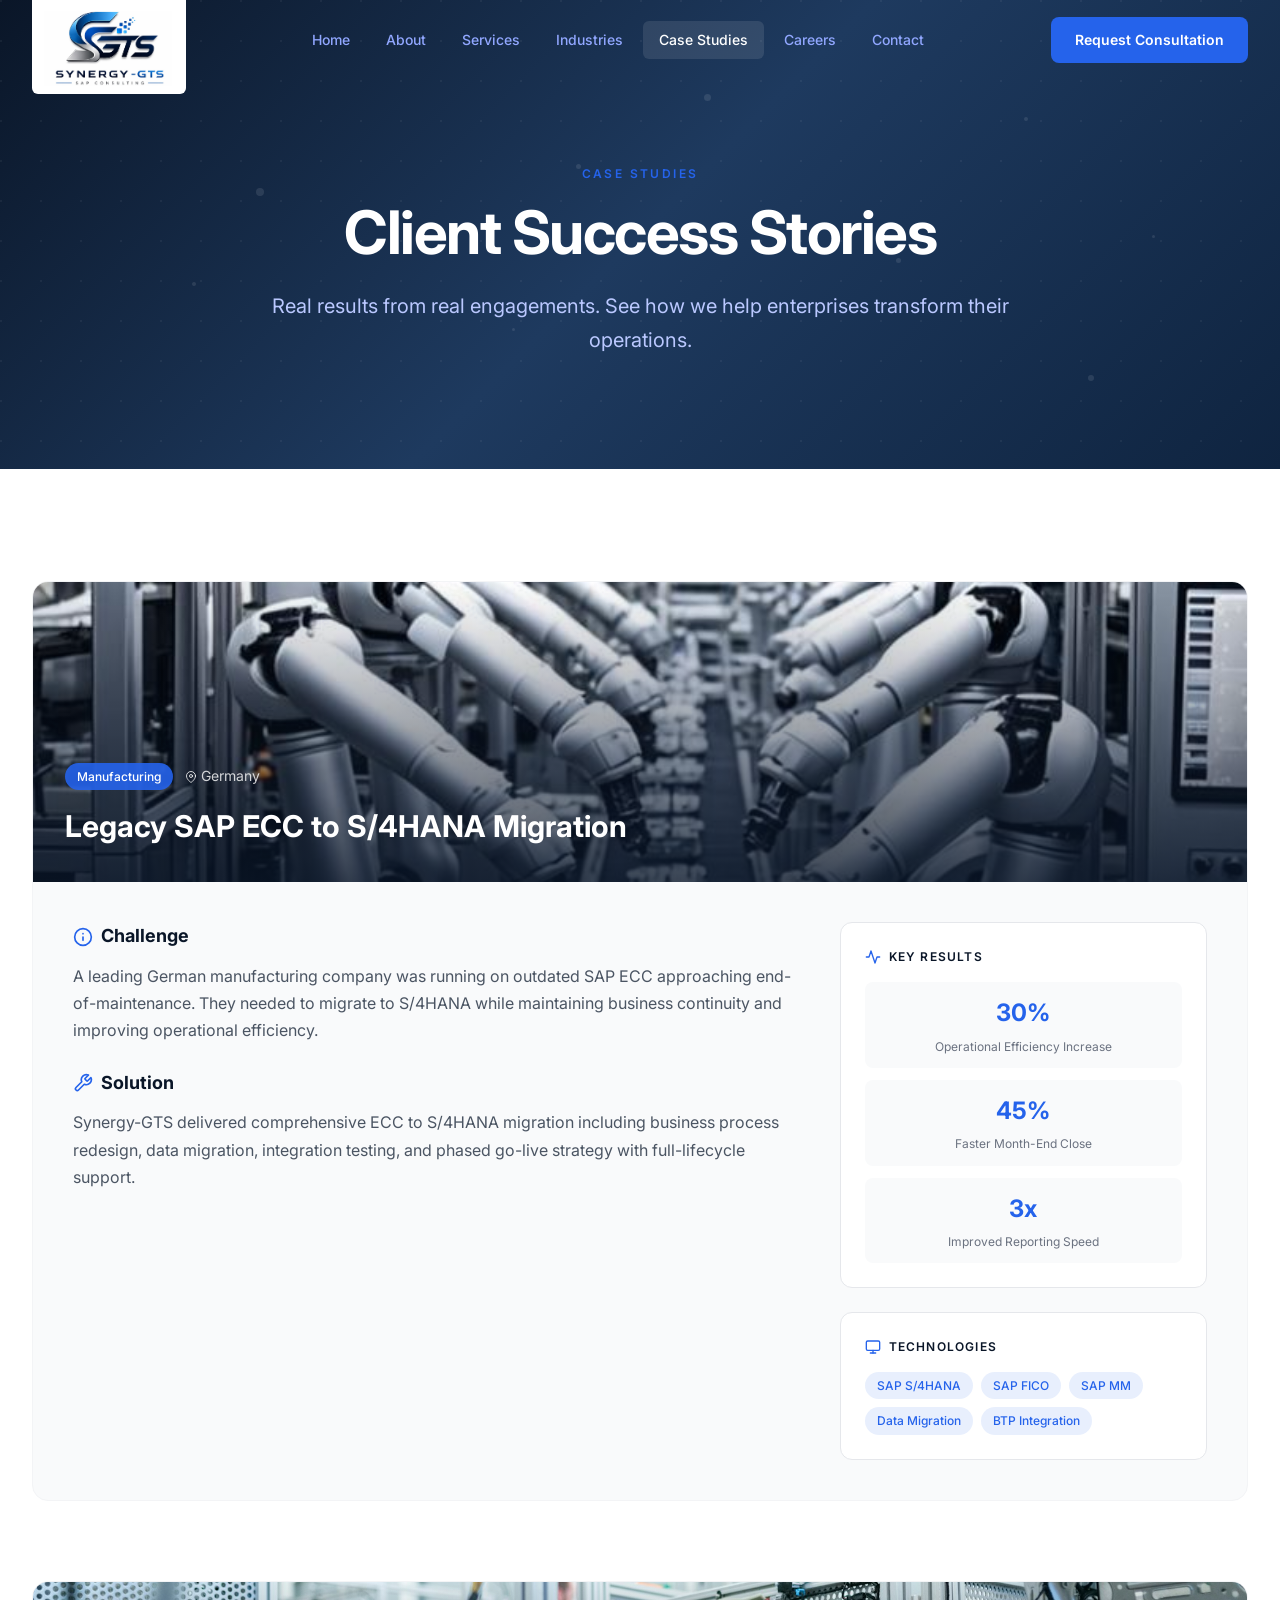
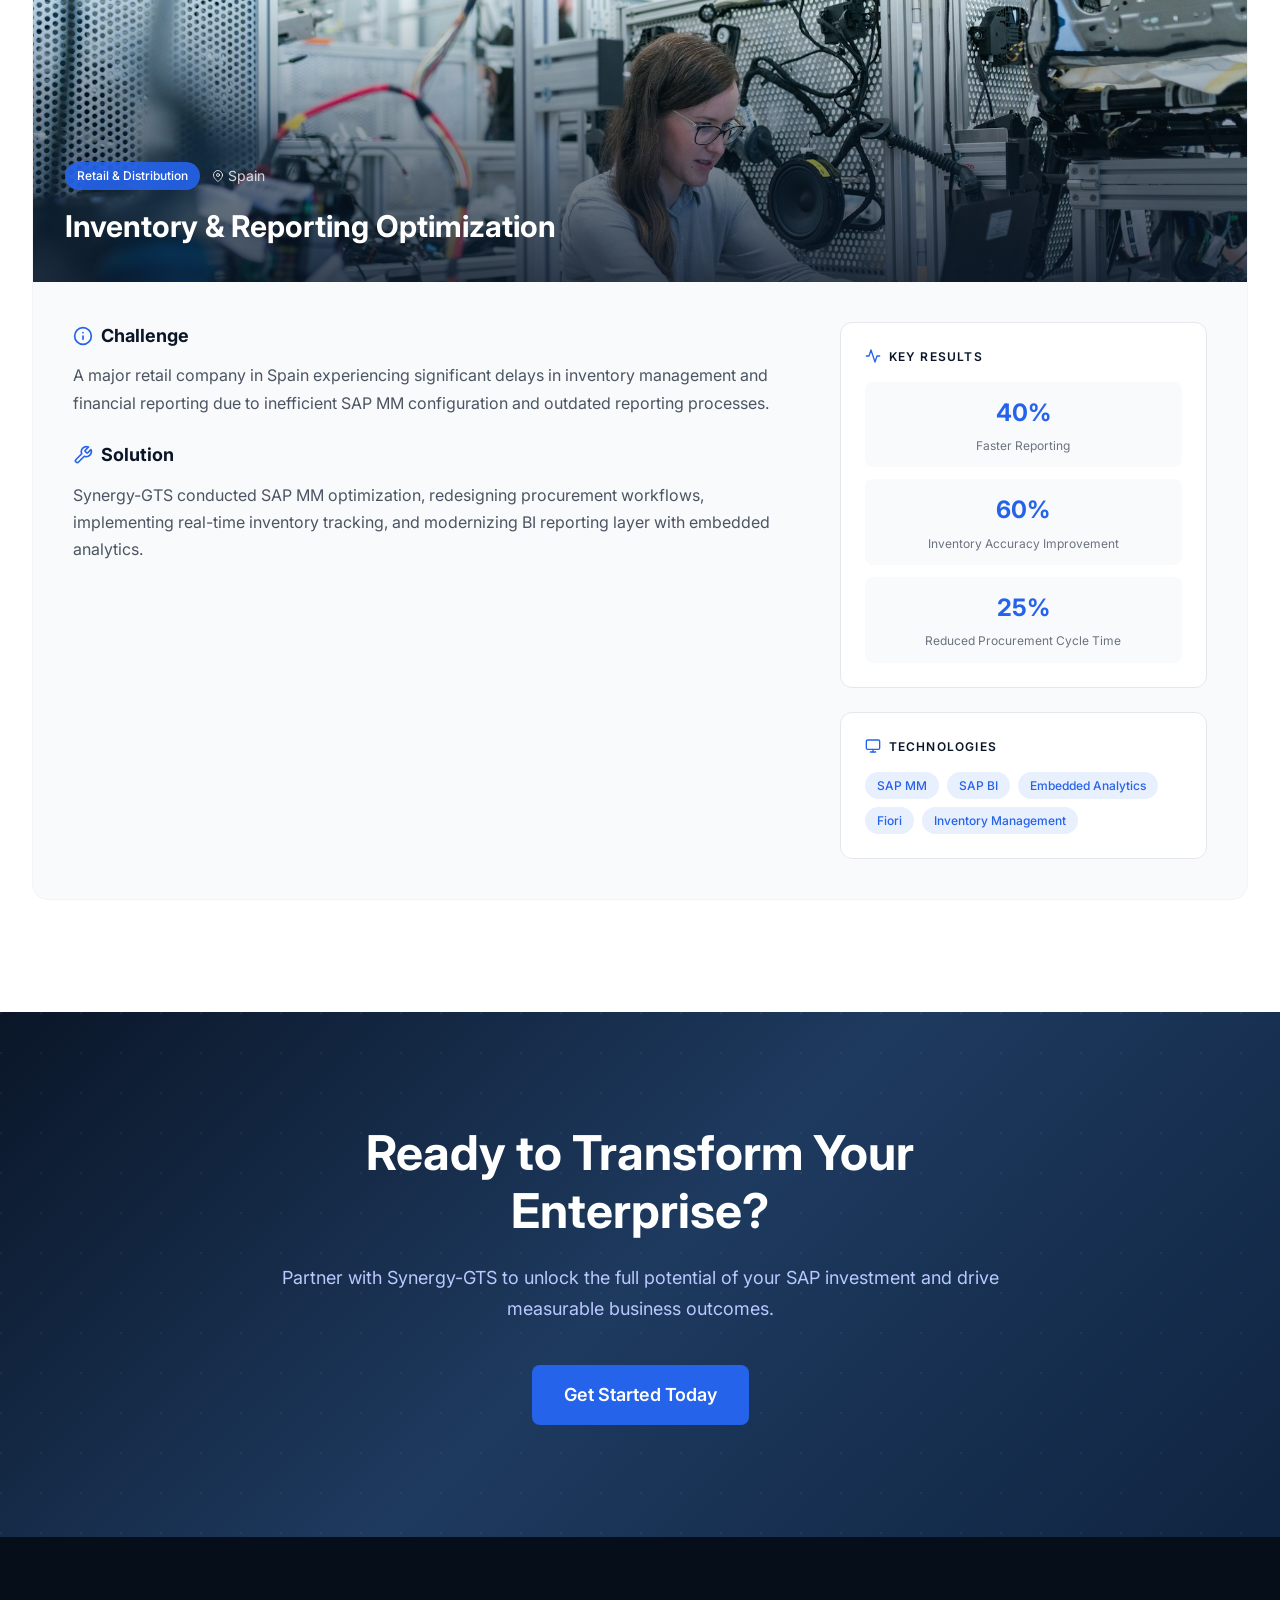
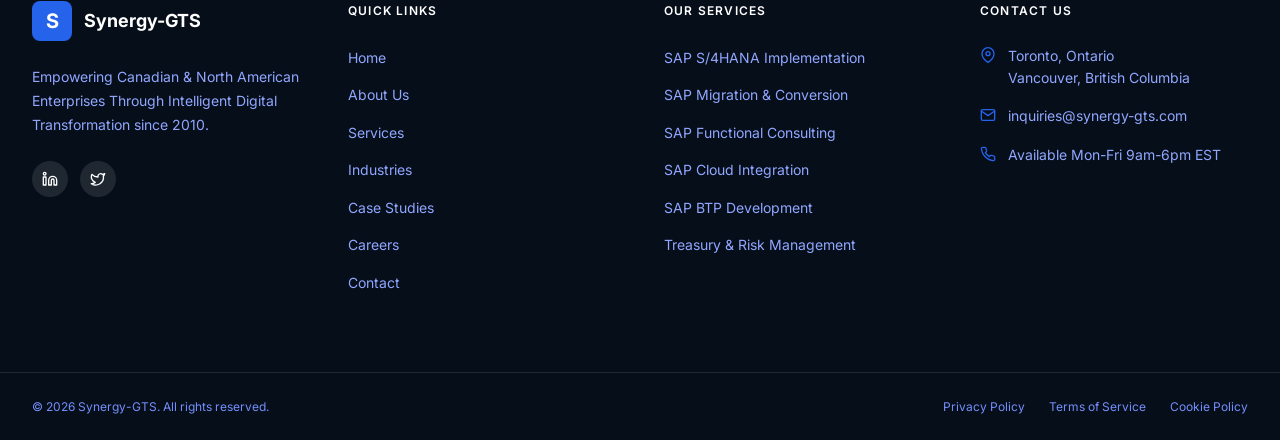
<file: case-studies.html>
<!DOCTYPE html>
<html lang="en">
<head>
  <meta charset="UTF-8">
  <meta name="viewport" content="width=device-width, initial-scale=1.0">
  <title>Client Success Stories | Synergy-GTS</title>
  <meta name="description" content="Real results from real engagements. See how Synergy-GTS helps enterprises transform their SAP operations and achieve measurable business outcomes.">
  <link rel="preconnect" href="https://fonts.googleapis.com">
  <link rel="preconnect" href="https://fonts.gstatic.com" crossorigin>
  <link href="https://fonts.googleapis.com/css2?family=Inter:wght@400;500;600;700;800&display=swap" rel="stylesheet">
  <link rel="stylesheet" href="css/styles.css">
</head>
<body>

  <nav class="navbar">
    <div class="navbar-inner">
      <a href="index.html" class="nav-logo"><img src="images/logo.png" alt="Synergy-GTS"></a>
      <div class="nav-links">
        <a href="index.html" class="nav-link">Home</a>
        <a href="about.html" class="nav-link">About</a>
        <a href="services.html" class="nav-link">Services</a>
        <a href="industries.html" class="nav-link">Industries</a>
        <a href="case-studies.html" class="nav-link active">Case Studies</a>
        <a href="careers.html" class="nav-link">Careers</a>
        <a href="contact.html" class="nav-link">Contact</a>
      </div>
      <div class="nav-cta"><a href="contact.html" class="btn-primary">Request Consultation</a></div>
      <button class="mobile-toggle" aria-label="Toggle menu"><svg viewBox="0 0 24 24" fill="none" stroke="currentColor" stroke-width="2" stroke-linecap="round"><line x1="3" y1="6" x2="21" y2="6"/><line x1="3" y1="12" x2="21" y2="12"/><line x1="3" y1="18" x2="21" y2="18"/></svg></button>
      <div class="mobile-menu">
        <a href="index.html">Home</a><a href="about.html">About</a><a href="services.html">Services</a><a href="industries.html">Industries</a><a href="case-studies.html" class="active">Case Studies</a><a href="careers.html">Careers</a><a href="contact.html">Contact</a>
        <a href="contact.html" class="btn-primary">Request Consultation</a>
      </div>
    </div>
  </nav>

  <!-- Hero -->
  <section class="internal-hero hero-gradient">
    <div class="hero-particles">
      <div class="particle" style="width:6px;height:6px;top:15%;left:10%;animation-delay:0s;animation-duration:7s"></div>
      <div class="particle" style="width:4px;height:4px;top:25%;left:80%;animation-delay:1s;animation-duration:5s"></div>
      <div class="particle" style="width:8px;height:8px;top:40%;left:20%;animation-delay:2s;animation-duration:8s"></div>
      <div class="particle" style="width:5px;height:5px;top:55%;left:70%;animation-delay:0.5s;animation-duration:6s"></div>
      <div class="particle" style="width:3px;height:3px;top:70%;left:40%;animation-delay:1.5s;animation-duration:9s"></div>
      <div class="particle" style="width:7px;height:7px;top:20%;left:55%;animation-delay:3s;animation-duration:7s"></div>
      <div class="particle" style="width:4px;height:4px;top:60%;left:15%;animation-delay:2.5s;animation-duration:6s"></div>
      <div class="particle" style="width:6px;height:6px;top:80%;left:85%;animation-delay:1s;animation-duration:8s"></div>
      <div class="particle" style="width:5px;height:5px;top:35%;left:45%;animation-delay:3.5s;animation-duration:5s"></div>
      <div class="particle" style="width:3px;height:3px;top:50%;left:90%;animation-delay:0.5s;animation-duration:7s"></div>
    </div>
    <div class="pattern-bg"></div>
    <div class="hero-content">
      <span class="section-label">Case Studies</span>
      <h1 data-content-key="case-studies.hero.title">Client Success Stories</h1>
      <p data-content-key="case-studies.hero.subtitle">Real results from real engagements. See how we help enterprises transform their operations.</p>
    </div>
  </section>

  <!-- Case Studies -->
  <section class="section bg-white">
    <div class="container">

      <!-- Case Study 1 -->
      <div class="case-study-card fade-in">
        <div class="case-study-header">
          <img src="images/manufacturing.png" alt="Manufacturing Client">
          <div class="case-study-header-overlay"></div>
          <div class="case-study-header-content">
            <div class="case-study-tags">
              <span class="case-study-badge">Manufacturing</span>
              <span class="case-study-location">
                <svg viewBox="0 0 24 24" fill="none" stroke="currentColor" stroke-width="2" stroke-linecap="round" stroke-linejoin="round"><path d="M21 10c0 7-9 13-9 13s-9-6-9-13a9 9 0 0 1 18 0z"/><circle cx="12" cy="10" r="3"/></svg>
                Germany
              </span>
            </div>
            <h2>Legacy SAP ECC to S/4HANA Migration</h2>
          </div>
        </div>
        <div class="case-study-body">
          <div class="case-study-main">
            <h3>
              <svg viewBox="0 0 24 24" fill="none" stroke="currentColor" stroke-width="2" stroke-linecap="round" stroke-linejoin="round"><circle cx="12" cy="12" r="10"/><path d="M12 16v-4"/><path d="M12 8h.01"/></svg>
              Challenge
            </h3>
            <p>A leading German manufacturing company was running on outdated SAP ECC approaching end-of-maintenance. They needed to migrate to S/4HANA while maintaining business continuity and improving operational efficiency.</p>
            <h3>
              <svg viewBox="0 0 24 24" fill="none" stroke="currentColor" stroke-width="2" stroke-linecap="round" stroke-linejoin="round"><path d="M14.7 6.3a1 1 0 0 0 0 1.4l1.6 1.6a1 1 0 0 0 1.4 0l3.77-3.77a6 6 0 0 1-7.94 7.94l-6.91 6.91a2.12 2.12 0 0 1-3-3l6.91-6.91a6 6 0 0 1 7.94-7.94l-3.76 3.76z"/></svg>
              Solution
            </h3>
            <p>Synergy-GTS delivered comprehensive ECC to S/4HANA migration including business process redesign, data migration, integration testing, and phased go-live strategy with full-lifecycle support.</p>
          </div>
          <div>
            <div class="case-study-results">
              <h3>
                <svg viewBox="0 0 24 24" fill="none" stroke="currentColor" stroke-width="2" stroke-linecap="round" stroke-linejoin="round"><path d="M22 12h-4l-3 9L9 3l-3 9H2"/></svg>
                Key Results
              </h3>
              <div class="case-study-result-item">
                <div class="metric">30%</div>
                <div class="label">Operational Efficiency Increase</div>
              </div>
              <div class="case-study-result-item">
                <div class="metric">45%</div>
                <div class="label">Faster Month-End Close</div>
              </div>
              <div class="case-study-result-item">
                <div class="metric">3x</div>
                <div class="label">Improved Reporting Speed</div>
              </div>
            </div>
            <div class="case-study-techs">
              <h3>
                <svg viewBox="0 0 24 24" fill="none" stroke="currentColor" stroke-width="2" stroke-linecap="round" stroke-linejoin="round"><rect x="2" y="3" width="20" height="14" rx="2" ry="2"/><line x1="8" y1="21" x2="16" y2="21"/><line x1="12" y1="17" x2="12" y2="21"/></svg>
                Technologies
              </h3>
              <div class="case-study-techs-tags">
                <span class="case-study-tech-tag">SAP S/4HANA</span>
                <span class="case-study-tech-tag">SAP FICO</span>
                <span class="case-study-tech-tag">SAP MM</span>
                <span class="case-study-tech-tag">Data Migration</span>
                <span class="case-study-tech-tag">BTP Integration</span>
              </div>
            </div>
          </div>
        </div>
      </div>

      <!-- Case Study 2 -->
      <div class="case-study-card fade-in">
        <div class="case-study-header">
          <img src="images/retail.png" alt="Retail Client">
          <div class="case-study-header-overlay"></div>
          <div class="case-study-header-content">
            <div class="case-study-tags">
              <span class="case-study-badge">Retail &amp; Distribution</span>
              <span class="case-study-location">
                <svg viewBox="0 0 24 24" fill="none" stroke="currentColor" stroke-width="2" stroke-linecap="round" stroke-linejoin="round"><path d="M21 10c0 7-9 13-9 13s-9-6-9-13a9 9 0 0 1 18 0z"/><circle cx="12" cy="10" r="3"/></svg>
                Spain
              </span>
            </div>
            <h2>Inventory &amp; Reporting Optimization</h2>
          </div>
        </div>
        <div class="case-study-body">
          <div class="case-study-main">
            <h3>
              <svg viewBox="0 0 24 24" fill="none" stroke="currentColor" stroke-width="2" stroke-linecap="round" stroke-linejoin="round"><circle cx="12" cy="12" r="10"/><path d="M12 16v-4"/><path d="M12 8h.01"/></svg>
              Challenge
            </h3>
            <p>A major retail company in Spain experiencing significant delays in inventory management and financial reporting due to inefficient SAP MM configuration and outdated reporting processes.</p>
            <h3>
              <svg viewBox="0 0 24 24" fill="none" stroke="currentColor" stroke-width="2" stroke-linecap="round" stroke-linejoin="round"><path d="M14.7 6.3a1 1 0 0 0 0 1.4l1.6 1.6a1 1 0 0 0 1.4 0l3.77-3.77a6 6 0 0 1-7.94 7.94l-6.91 6.91a2.12 2.12 0 0 1-3-3l6.91-6.91a6 6 0 0 1 7.94-7.94l-3.76 3.76z"/></svg>
              Solution
            </h3>
            <p>Synergy-GTS conducted SAP MM optimization, redesigning procurement workflows, implementing real-time inventory tracking, and modernizing BI reporting layer with embedded analytics.</p>
          </div>
          <div>
            <div class="case-study-results">
              <h3>
                <svg viewBox="0 0 24 24" fill="none" stroke="currentColor" stroke-width="2" stroke-linecap="round" stroke-linejoin="round"><path d="M22 12h-4l-3 9L9 3l-3 9H2"/></svg>
                Key Results
              </h3>
              <div class="case-study-result-item">
                <div class="metric">40%</div>
                <div class="label">Faster Reporting</div>
              </div>
              <div class="case-study-result-item">
                <div class="metric">60%</div>
                <div class="label">Inventory Accuracy Improvement</div>
              </div>
              <div class="case-study-result-item">
                <div class="metric">25%</div>
                <div class="label">Reduced Procurement Cycle Time</div>
              </div>
            </div>
            <div class="case-study-techs">
              <h3>
                <svg viewBox="0 0 24 24" fill="none" stroke="currentColor" stroke-width="2" stroke-linecap="round" stroke-linejoin="round"><rect x="2" y="3" width="20" height="14" rx="2" ry="2"/><line x1="8" y1="21" x2="16" y2="21"/><line x1="12" y1="17" x2="12" y2="21"/></svg>
                Technologies
              </h3>
              <div class="case-study-techs-tags">
                <span class="case-study-tech-tag">SAP MM</span>
                <span class="case-study-tech-tag">SAP BI</span>
                <span class="case-study-tech-tag">Embedded Analytics</span>
                <span class="case-study-tech-tag">Fiori</span>
                <span class="case-study-tech-tag">Inventory Management</span>
              </div>
            </div>
          </div>
        </div>
      </div>

    </div>
  </section>

  <!-- CTA Banner -->
  <section class="cta-banner">
    <div class="hero-gradient"></div>
    <div class="pattern-bg"></div>
    <div class="container">
      <div class="cta-banner-content">
        <h2>Ready to Transform Your Enterprise?</h2>
        <p>Partner with Synergy-GTS to unlock the full potential of your SAP investment and drive measurable business outcomes.</p>
        <a href="contact.html" class="btn-primary btn-primary-lg">Get Started Today</a>
      </div>
    </div>
  </section>

  <footer class="footer">
    <div class="footer-main">
      <div class="footer-grid">
        <div>
          <div class="footer-brand"><div class="footer-brand-icon">S</div><span class="footer-brand-name">Synergy-GTS</span></div>
          <p class="footer-description">Empowering Canadian &amp; North American Enterprises Through Intelligent Digital Transformation since 2010.</p>
          <div class="footer-social">
            <a href="#" aria-label="LinkedIn"><svg viewBox="0 0 24 24" fill="none" stroke="currentColor" stroke-width="2" stroke-linecap="round" stroke-linejoin="round"><path d="M16 8a6 6 0 0 1 6 6v7h-4v-7a2 2 0 0 0-2-2 2 2 0 0 0-2 2v7h-4v-7a6 6 0 0 1 6-6z"/><rect x="2" y="9" width="4" height="12"/><circle cx="4" cy="4" r="2"/></svg></a>
            <a href="#" aria-label="Twitter"><svg viewBox="0 0 24 24" fill="none" stroke="currentColor" stroke-width="2" stroke-linecap="round" stroke-linejoin="round"><path d="M22 4s-.7 2.1-2 3.4c1.6 10-9.4 17.3-18 11.6 2.2.1 4.4-.6 6-2C3 15.5.5 9.6 3 5c2.2 2.6 5.6 4.1 9 4-.9-4.2 4-6.6 7-3.8 1.1 0 3-1.2 3-1.2z"/></svg></a>
          </div>
        </div>
        <div><h3>Quick Links</h3><ul class="footer-links"><li><a href="index.html">Home</a></li><li><a href="about.html">About Us</a></li><li><a href="services.html">Services</a></li><li><a href="industries.html">Industries</a></li><li><a href="case-studies.html">Case Studies</a></li><li><a href="careers.html">Careers</a></li><li><a href="contact.html">Contact</a></li></ul></div>
        <div><h3>Our Services</h3><ul class="footer-links"><li><a href="services.html">SAP S/4HANA Implementation</a></li><li><a href="services.html">SAP Migration &amp; Conversion</a></li><li><a href="services.html">SAP Functional Consulting</a></li><li><a href="services.html">SAP Cloud Integration</a></li><li><a href="services.html">SAP BTP Development</a></li><li><a href="services.html">Treasury &amp; Risk Management</a></li></ul></div>
        <div><h3>Contact Us</h3><ul class="footer-contact"><li><svg viewBox="0 0 24 24" fill="none" stroke="currentColor" stroke-width="2" stroke-linecap="round" stroke-linejoin="round"><path d="M21 10c0 7-9 13-9 13s-9-6-9-13a9 9 0 0 1 18 0z"/><circle cx="12" cy="10" r="3"/></svg><span>Toronto, Ontario<br>Vancouver, British Columbia</span></li><li><svg viewBox="0 0 24 24" fill="none" stroke="currentColor" stroke-width="2" stroke-linecap="round" stroke-linejoin="round"><path d="M4 4h16c1.1 0 2 .9 2 2v12c0 1.1-.9 2-2 2H4c-1.1 0-2-.9-2-2V6c0-1.1.9-2 2-2z"/><polyline points="22,6 12,13 2,6"/></svg><a href="mailto:inquiries@synergy-gts.com ">inquiries@synergy-gts.com </a></li><li><svg viewBox="0 0 24 24" fill="none" stroke="currentColor" stroke-width="2" stroke-linecap="round" stroke-linejoin="round"><path d="M22 16.92v3a2 2 0 0 1-2.18 2 19.79 19.79 0 0 1-8.63-3.07 19.5 19.5 0 0 1-6-6 19.79 19.79 0 0 1-3.07-8.67A2 2 0 0 1 4.11 2h3a2 2 0 0 1 2 1.72c.127.96.361 1.903.7 2.81a2 2 0 0 1-.45 2.11L8.09 9.91a16 16 0 0 0 6 6l1.27-1.27a2 2 0 0 1 2.11-.45c.907.339 1.85.573 2.81.7A2 2 0 0 1 22 16.92z"/></svg><span>Available Mon-Fri 9am-6pm EST</span></li></ul></div>
      </div>
    </div>
    <div class="footer-bottom"><div class="footer-bottom-inner"><p>&copy; 2026 Synergy-GTS. All rights reserved.</p><div class="footer-bottom-links"><a href="#">Privacy Policy</a><a href="#">Terms of Service</a><a href="#">Cookie Policy</a></div></div></div>
  </footer>
  <script src="js/main.js"></script>
  <script src="js/site-data.js"></script>

</body>
</html>
</file>
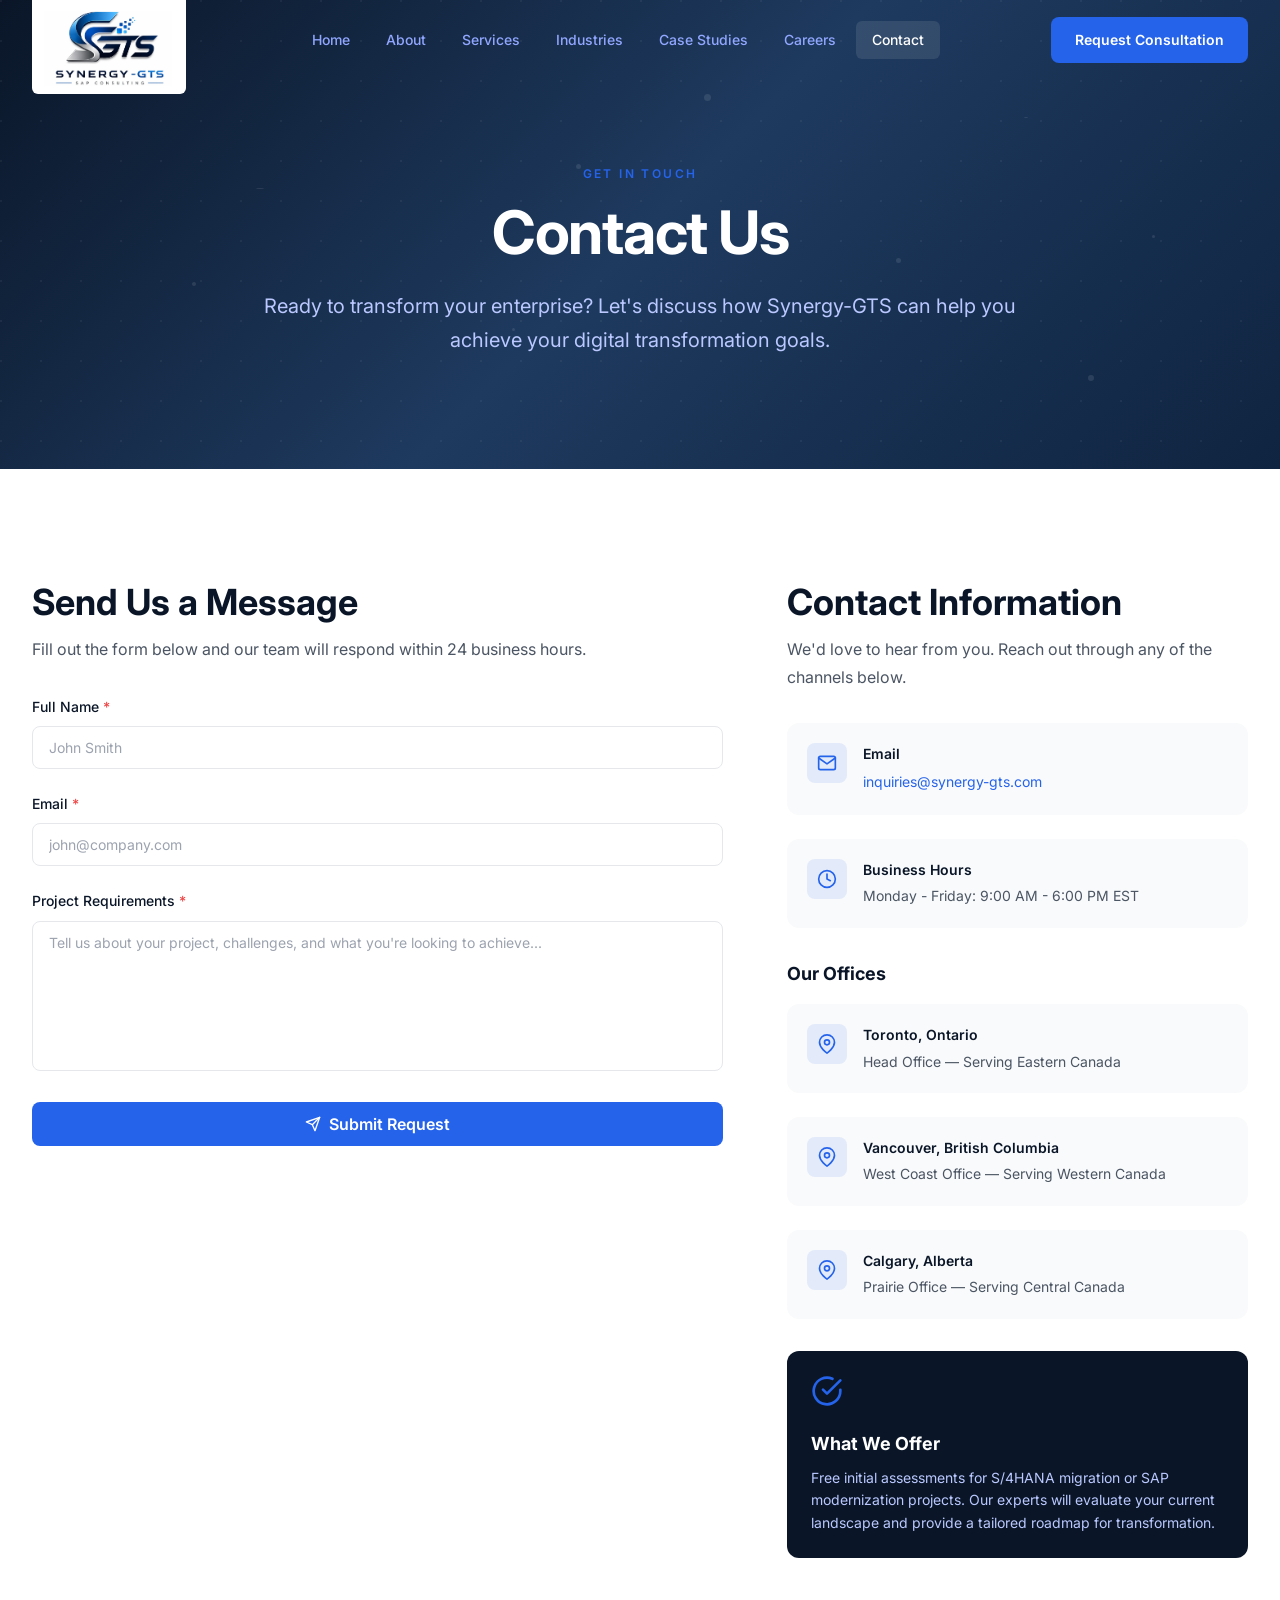
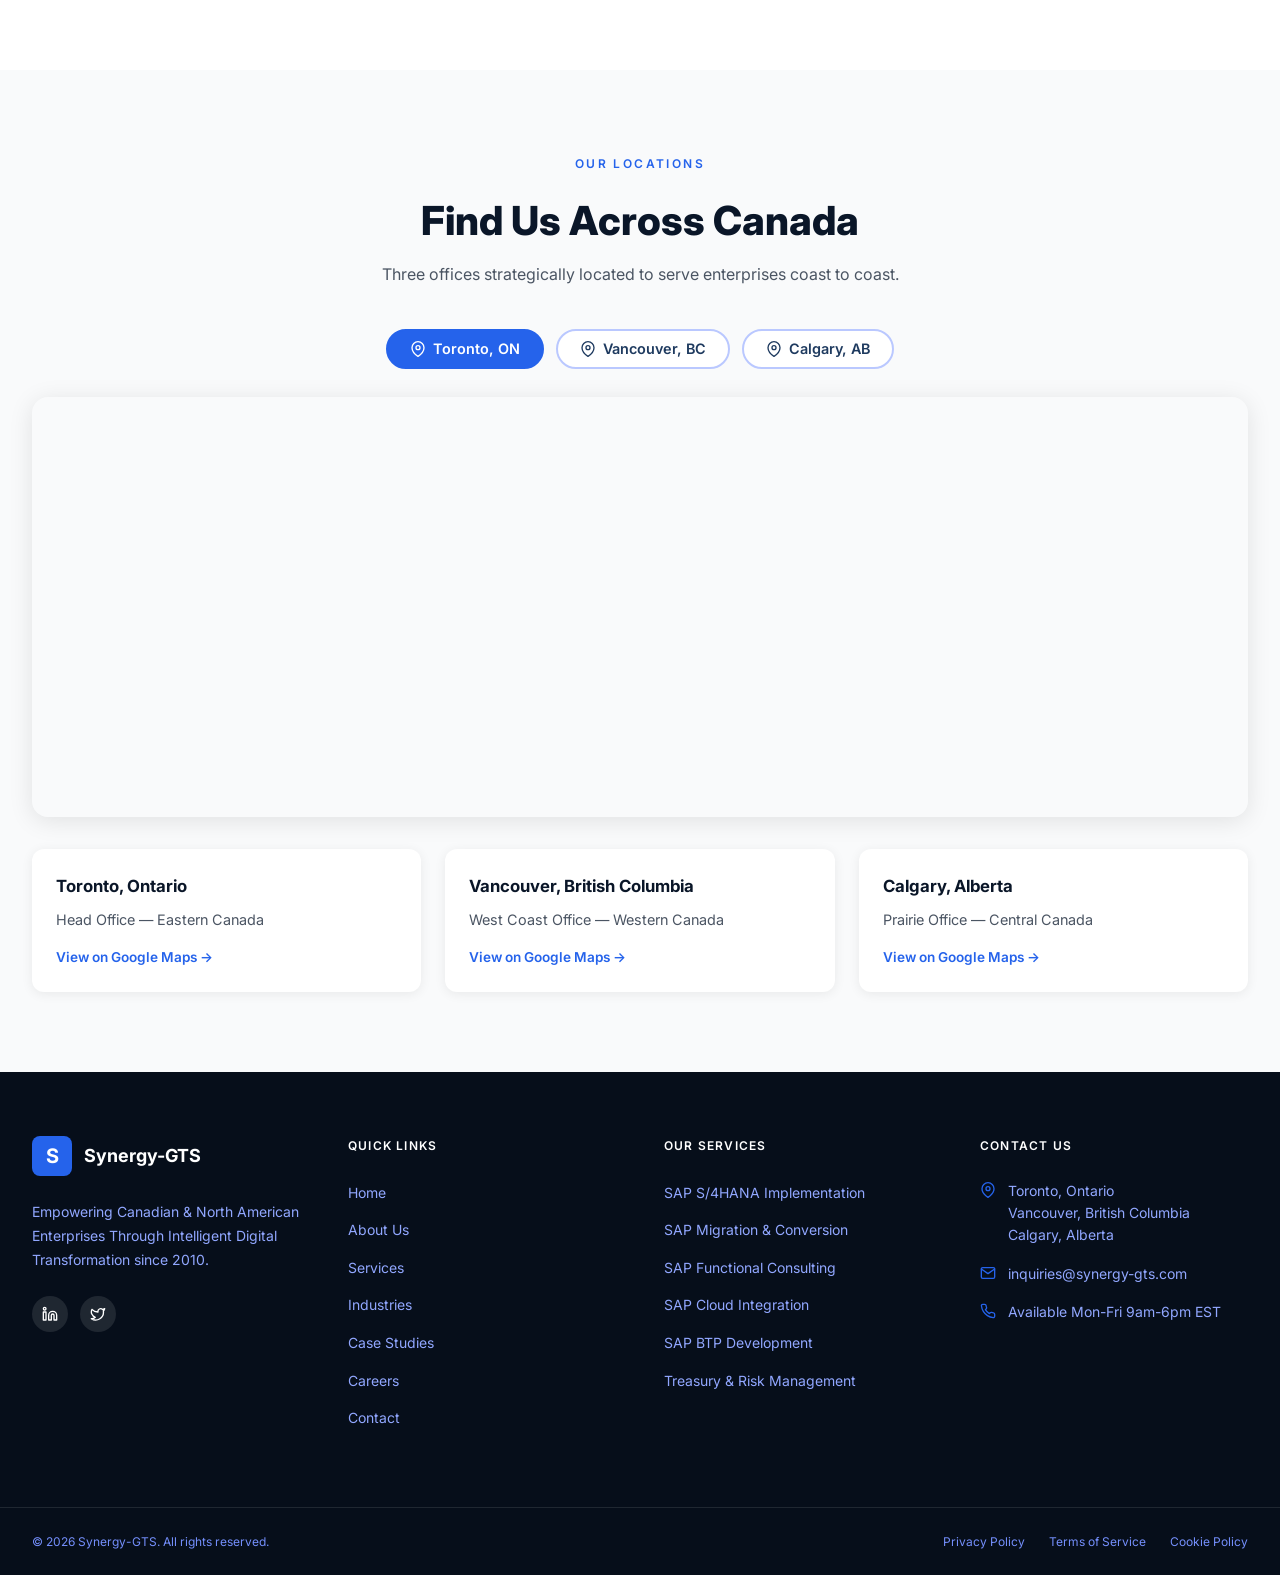
<file: contact.html>
<!DOCTYPE html>
<html lang="en">
<head>
  <meta charset="UTF-8">
  <meta name="viewport" content="width=device-width, initial-scale=1.0">
  <title>Contact Us | Synergy-GTS</title>
  <meta name="description" content="Get in touch with Synergy-GTS. Discuss how we can help you achieve your digital transformation goals with SAP solutions.">
  <link rel="preconnect" href="https://fonts.googleapis.com">
  <link rel="preconnect" href="https://fonts.gstatic.com" crossorigin>
  <link href="https://fonts.googleapis.com/css2?family=Inter:wght@400;500;600;700;800&display=swap" rel="stylesheet">
  <link rel="stylesheet" href="css/styles.css">
</head>
<body>

  <nav class="navbar">
    <div class="navbar-inner">
      <a href="index.html" class="nav-logo"><img src="images/logo.png" alt="Synergy-GTS"></a>
      <div class="nav-links">
        <a href="index.html" class="nav-link">Home</a>
        <a href="about.html" class="nav-link">About</a>
        <a href="services.html" class="nav-link">Services</a>
        <a href="industries.html" class="nav-link">Industries</a>
        <a href="case-studies.html" class="nav-link">Case Studies</a>
        <a href="careers.html" class="nav-link">Careers</a>
        <a href="contact.html" class="nav-link active">Contact</a>
      </div>
      <div class="nav-cta"><a href="contact.html" class="btn-primary">Request Consultation</a></div>
      <button class="mobile-toggle" aria-label="Toggle menu"><svg viewBox="0 0 24 24" fill="none" stroke="currentColor" stroke-width="2" stroke-linecap="round"><line x1="3" y1="6" x2="21" y2="6"/><line x1="3" y1="12" x2="21" y2="12"/><line x1="3" y1="18" x2="21" y2="18"/></svg></button>
      <div class="mobile-menu">
        <a href="index.html">Home</a><a href="about.html">About</a><a href="services.html">Services</a><a href="industries.html">Industries</a><a href="case-studies.html">Case Studies</a><a href="careers.html">Careers</a><a href="contact.html" class="active">Contact</a>
        <a href="contact.html" class="btn-primary">Request Consultation</a>
      </div>
    </div>
  </nav>

  <!-- Hero -->
  <section class="internal-hero hero-gradient">
    <div class="hero-particles">
      <div class="particle" style="width:6px;height:1px;top:15%;left:10%;animation-delay:0s;animation-duration:7s"></div>
      <div class="particle" style="width:4px;height:1px;top:25%;left:80%;animation-delay:1s;animation-duration:5s"></div>
      <div class="particle" style="width:8px;height:1px;top:40%;left:20%;animation-delay:2s;animation-duration:8s"></div>
      <div class="particle" style="width:5px;height:5px;top:55%;left:70%;animation-delay:0.5s;animation-duration:6s"></div>
      <div class="particle" style="width:3px;height:3px;top:70%;left:40%;animation-delay:1.5s;animation-duration:9s"></div>
      <div class="particle" style="width:7px;height:7px;top:20%;left:55%;animation-delay:3s;animation-duration:7s"></div>
      <div class="particle" style="width:4px;height:4px;top:60%;left:15%;animation-delay:2.5s;animation-duration:6s"></div>
      <div class="particle" style="width:6px;height:6px;top:80%;left:85%;animation-delay:1s;animation-duration:8s"></div>
      <div class="particle" style="width:5px;height:5px;top:35%;left:45%;animation-delay:3.5s;animation-duration:5s"></div>
      <div class="particle" style="width:3px;height:3px;top:50%;left:90%;animation-delay:0.5s;animation-duration:7s"></div>
    </div>
    <div class="pattern-bg"></div>
    <div class="hero-content">
      <span class="section-label">Get In Touch</span>
      <h1 data-content-key="contact.hero.title">Contact Us</h1>
      <p data-content-key="contact.hero.subtitle">Ready to transform your enterprise? Let's discuss how Synergy-GTS can help you achieve your digital transformation goals.</p>
    </div>
  </section>

  <!-- Contact Form & Info -->
  <section class="section bg-white">
    <div class="container">
      <div class="contact-grid">

        <!-- Left: Form -->
        <div class="fade-in">
          <h2 style="font-size:clamp(1.5rem,3vw,2.25rem);font-weight:700;color:var(--navy-900);margin-bottom:0.75rem;line-height:1.2;">Send Us a Message</h2>
          <p style="color:var(--gray-600);line-height:1.7;margin-bottom:2rem;">Fill out the form below and our team will respond within 24 business hours.</p>
          <form id="contactForm" novalidate>
            <!-- <input type="hidden" name="access_key" value="55f4550a-47b4-4397-9fca-953f1c473af6"> -->
            <input type="hidden" name="access_key" value="90bd6636-0774-4329-9339-07e0e699ae55">
            <input type="hidden" name="subject" value="New Project Inquiry — Synergy-GTS Website">
            <input type="hidden" name="from_name" value="Synergy-GTS Contact Form">
            <input type="hidden" name="replyto" id="replyto" value="">
            <input type="checkbox" name="botcheck" style="display:none;" tabindex="-1" autocomplete="off">

            <div class="form-group">
              <label for="fullName">Full Name <span class="required">*</span></label>
              <input type="text" id="fullName" name="name" class="form-input" placeholder="John Smith" required>
            </div>
            <div class="form-group">
              <label for="email">Email <span class="required">*</span></label>
              <input type="email" id="email" name="email" class="form-input" placeholder="john@company.com" required>
            </div>
            <div class="form-group">
              <label for="projectRequirements">Project Requirements <span class="required">*</span></label>
              <textarea id="projectRequirements" name="message" class="form-textarea" placeholder="Tell us about your project, challenges, and what you're looking to achieve..." required></textarea>
            </div>

            <!-- Success message -->
            <div id="formSuccess" style="display:none;background:#ecfdf5;border:1px solid #6ee7b7;border-radius:0.75rem;padding:1.25rem 1.5rem;margin-bottom:1.25rem;color:#065f46;font-weight:600;font-size:0.95rem;display:none;align-items:center;gap:0.75rem;">
              <svg viewBox="0 0 24 24" fill="none" stroke="currentColor" stroke-width="2.5" stroke-linecap="round" stroke-linejoin="round" style="width:22px;height:22px;flex-shrink:0;"><path d="M22 11.08V12a10 10 0 1 1-5.93-9.14"/><polyline points="22 4 12 14.01 9 11.01"/></svg>
              <span>Message sent successfully! We'll respond within 24 business hours.</span>
            </div>
            <!-- Error message -->
            <div id="formError" style="display:none;background:#fef2f2;border:1px solid #fca5a5;border-radius:0.75rem;padding:1.25rem 1.5rem;margin-bottom:1.25rem;color:#991b1b;font-weight:600;font-size:0.95rem;align-items:center;gap:0.75rem;">
              <svg viewBox="0 0 24 24" fill="none" stroke="currentColor" stroke-width="2.5" stroke-linecap="round" stroke-linejoin="round" style="width:22px;height:22px;flex-shrink:0;"><circle cx="12" cy="12" r="10"/><line x1="12" y1="8" x2="12" y2="12"/><line x1="12" y1="16" x2="12.01" y2="16"/></svg>
              <span id="formErrorMsg">Something went wrong. Please try again.</span>
            </div>

            <button type="submit" class="form-submit" id="submitBtn">
              <svg viewBox="0 0 24 24" fill="none" stroke="currentColor" stroke-width="2" stroke-linecap="round" stroke-linejoin="round"><line x1="22" y1="2" x2="11" y2="13"/><polygon points="22 2 15 22 11 13 2 9 22 2"/></svg>
              Submit Request
            </button>
          </form>
        </div>

        <!-- Right: Info -->
        <div class="fade-in">
          <h2 style="font-size:clamp(1.5rem,3vw,2.25rem);font-weight:700;color:var(--navy-900);margin-bottom:0.75rem;line-height:1.2;">Contact Information</h2>
          <p style="color:var(--gray-600);line-height:1.7;margin-bottom:2rem;">We'd love to hear from you. Reach out through any of the channels below.</p>

          <!-- Email -->
          <div class="contact-info-card">
            <div class="contact-info-icon">
              <svg viewBox="0 0 24 24" fill="none" stroke="currentColor" stroke-width="2" stroke-linecap="round" stroke-linejoin="round"><path d="M4 4h16c1.1 0 2 .9 2 2v12c0 1.1-.9 2-2 2H4c-1.1 0-2-.9-2-2V6c0-1.1.9-2 2-2z"/><polyline points="22,6 12,13 2,6"/></svg>
            </div>
            <div>
              <h3>Email</h3>
              <a href="mailto:inquiries@synergy-gts.com  ">inquiries@synergy-gts.com  </a>
            </div>
          </div>

          <!-- Business Hours -->
          <div class="contact-info-card">
            <div class="contact-info-icon">
              <svg viewBox="0 0 24 24" fill="none" stroke="currentColor" stroke-width="2" stroke-linecap="round" stroke-linejoin="round"><circle cx="12" cy="12" r="10"/><polyline points="12 6 12 12 16 14"/></svg>
            </div>
            <div>
              <h3>Business Hours</h3>
              <p>Monday - Friday: 9:00 AM - 6:00 PM EST</p>
            </div>
          </div>

          <!-- Offices -->
          <h3 style="font-size:1.125rem;font-weight:700;color:var(--navy-900);margin:2rem 0 1rem;">Our Offices</h3>

          <!-- Toronto -->
          <div class="contact-info-card">
            <div class="contact-info-icon">
              <svg viewBox="0 0 24 24" fill="none" stroke="currentColor" stroke-width="2" stroke-linecap="round" stroke-linejoin="round"><path d="M21 10c0 7-9 13-9 13s-9-6-9-13a9 9 0 0 1 18 0z"/><circle cx="12" cy="10" r="3"/></svg>
            </div>
            <div>
              <h3>Toronto, Ontario</h3>
              <p>Head Office — Serving Eastern Canada</p>
            </div>
          </div>

          <!-- Vancouver -->
          <div class="contact-info-card">
            <div class="contact-info-icon">
              <svg viewBox="0 0 24 24" fill="none" stroke="currentColor" stroke-width="2" stroke-linecap="round" stroke-linejoin="round"><path d="M21 10c0 7-9 13-9 13s-9-6-9-13a9 9 0 0 1 18 0z"/><circle cx="12" cy="10" r="3"/></svg>
            </div>
            <div>
              <h3>Vancouver, British Columbia</h3>
              <p>West Coast Office — Serving Western Canada</p>
            </div>
          </div>

          <!-- Calgary -->
          <div class="contact-info-card">
            <div class="contact-info-icon">
              <svg viewBox="0 0 24 24" fill="none" stroke="currentColor" stroke-width="2" stroke-linecap="round" stroke-linejoin="round"><path d="M21 10c0 7-9 13-9 13s-9-6-9-13a9 9 0 0 1 18 0z"/><circle cx="12" cy="10" r="3"/></svg>
            </div>
            <div>
              <h3>Calgary, Alberta</h3>
              <p>Prairie Office — Serving Central Canada</p>
            </div>
          </div>

          <!-- What We Offer -->
          <div class="contact-services-card">
            <svg viewBox="0 0 24 24" fill="none" stroke="currentColor" stroke-width="2" stroke-linecap="round" stroke-linejoin="round"><path d="M22 11.08V12a10 10 0 1 1-5.93-9.14"/><polyline points="22 4 12 14.01 9 11.01"/></svg>
            <h3>What We Offer</h3>
            <p>Free initial assessments for S/4HANA migration or SAP modernization projects. Our experts will evaluate your current landscape and provide a tailored roadmap for transformation.</p>
          </div>
        </div>

      </div>
    </div>
  </section>

  <!-- Office Locations Map -->
  <section class="section" style="background:var(--gray-50,#f8fafc);padding:5rem 0;">
    <div class="container">
      <div style="text-align:center;margin-bottom:2.5rem;">
        <span class="section-label">Our Locations</span>
        <h2 style="font-size:clamp(1.75rem,3.5vw,2.5rem);font-weight:800;color:var(--navy-900);margin:0.5rem 0 1rem;line-height:1.2;">Find Us Across Canada</h2>
        <p style="color:var(--gray-600);max-width:560px;margin:0 auto;line-height:1.7;">Three offices strategically located to serve enterprises coast to coast.</p>
      </div>

      <!-- Tab Buttons -->
      <div style="display:flex;justify-content:center;gap:0.75rem;margin-bottom:1.75rem;flex-wrap:wrap;">
        <button class="map-tab-btn active" onclick="switchMap('toronto',this)">
          <svg viewBox="0 0 24 24" fill="none" stroke="currentColor" stroke-width="2" stroke-linecap="round" stroke-linejoin="round" style="width:16px;height:16px;"><path d="M21 10c0 7-9 13-9 13s-9-6-9-13a9 9 0 0 1 18 0z"/><circle cx="12" cy="10" r="3"/></svg>
          Toronto, ON
        </button>
        <button class="map-tab-btn" onclick="switchMap('vancouver',this)">
          <svg viewBox="0 0 24 24" fill="none" stroke="currentColor" stroke-width="2" stroke-linecap="round" stroke-linejoin="round" style="width:16px;height:16px;"><path d="M21 10c0 7-9 13-9 13s-9-6-9-13a9 9 0 0 1 18 0z"/><circle cx="12" cy="10" r="3"/></svg>
          Vancouver, BC
        </button>
        <button class="map-tab-btn" onclick="switchMap('calgary',this)">
          <svg viewBox="0 0 24 24" fill="none" stroke="currentColor" stroke-width="2" stroke-linecap="round" stroke-linejoin="round" style="width:16px;height:16px;"><path d="M21 10c0 7-9 13-9 13s-9-6-9-13a9 9 0 0 1 18 0z"/><circle cx="12" cy="10" r="3"/></svg>
          Calgary, AB
        </button>
      </div>

      <!-- Map Iframes -->
      <div style="border-radius:1rem;overflow:hidden;box-shadow:0 4px 24px rgba(0,0,0,0.10);height:420px;position:relative;">
        <iframe id="map-toronto" class="map-iframe" src="https://maps.google.com/maps?q=Toronto,+Ontario,+Canada&output=embed&z=13" width="100%" height="100%" style="border:0;display:block;" allowfullscreen loading="lazy" referrerpolicy="no-referrer-when-downgrade" title="Toronto Office"></iframe>
        <iframe id="map-vancouver" class="map-iframe" src="https://maps.google.com/maps?q=Vancouver,+British+Columbia,+Canada&output=embed&z=13" width="100%" height="100%" style="border:0;display:none;" allowfullscreen loading="lazy" referrerpolicy="no-referrer-when-downgrade" title="Vancouver Office"></iframe>
        <iframe id="map-calgary" class="map-iframe" src="https://maps.google.com/maps?q=Calgary,+Alberta,+Canada&output=embed&z=13" width="100%" height="100%" style="border:0;display:none;" allowfullscreen loading="lazy" referrerpolicy="no-referrer-when-downgrade" title="Calgary Office"></iframe>
      </div>

      <!-- Office Info Cards -->
      <div style="display:grid;grid-template-columns:repeat(auto-fit,minmax(220px,1fr));gap:1.5rem;margin-top:2rem;">
        <div style="background:#fff;border-radius:0.75rem;padding:1.5rem;box-shadow:0 2px 12px rgba(0,0,0,0.07);display:flex;flex-direction:column;gap:0.5rem;">
          <h3 style="font-size:1.05rem;font-weight:700;color:var(--navy-900);margin:0;">Toronto, Ontario</h3>
          <p style="color:var(--gray-600);font-size:0.9rem;margin:0;">Head Office — Eastern Canada</p>
          <a href="https://maps.google.com/maps?q=Toronto,+Ontario,+Canada" target="_blank" rel="noopener noreferrer" style="font-size:0.85rem;color:var(--blue-600,#2563eb);font-weight:600;text-decoration:none;margin-top:0.5rem;">View on Google Maps →</a>
        </div>
        <div style="background:#fff;border-radius:0.75rem;padding:1.5rem;box-shadow:0 2px 12px rgba(0,0,0,0.07);display:flex;flex-direction:column;gap:0.5rem;">
          <h3 style="font-size:1.05rem;font-weight:700;color:var(--navy-900);margin:0;">Vancouver, British Columbia</h3>
          <p style="color:var(--gray-600);font-size:0.9rem;margin:0;">West Coast Office — Western Canada</p>
          <a href="https://maps.google.com/maps?q=Vancouver,+British+Columbia,+Canada" target="_blank" rel="noopener noreferrer" style="font-size:0.85rem;color:var(--blue-600,#2563eb);font-weight:600;text-decoration:none;margin-top:0.5rem;">View on Google Maps →</a>
        </div>
        <div style="background:#fff;border-radius:0.75rem;padding:1.5rem;box-shadow:0 2px 12px rgba(0,0,0,0.07);display:flex;flex-direction:column;gap:0.5rem;">
          <h3 style="font-size:1.05rem;font-weight:700;color:var(--navy-900);margin:0;">Calgary, Alberta</h3>
          <p style="color:var(--gray-600);font-size:0.9rem;margin:0;">Prairie Office — Central Canada</p>
          <a href="https://maps.google.com/maps?q=Calgary,+Alberta,+Canada" target="_blank" rel="noopener noreferrer" style="font-size:0.85rem;color:var(--blue-600,#2563eb);font-weight:600;text-decoration:none;margin-top:0.5rem;">View on Google Maps →</a>
        </div>
      </div>
    </div>
  </section>

  <style>
    .map-tab-btn {
      display: inline-flex;
      align-items: center;
      gap: 0.4rem;
      padding: 0.6rem 1.4rem;
      border-radius: 2rem;
      border: 2px solid var(--navy-200, #cbd5e1);
      background: #fff;
      color: var(--navy-700, #334155);
      font-size: 0.9rem;
      font-weight: 600;
      cursor: pointer;
      transition: all 0.2s ease;
    }
    .map-tab-btn:hover {
      border-color: var(--blue-500, #3b82f6);
      color: var(--blue-600, #2563eb);
    }
    .map-tab-btn.active {
      background: var(--blue-600, #2563eb);
      border-color: var(--blue-600, #2563eb);
      color: #fff;
    }
  </style>

  <script>
    function switchMap(city, btn) {
      document.querySelectorAll('.map-iframe').forEach(function(f) { f.style.display = 'none'; });
      document.querySelectorAll('.map-tab-btn').forEach(function(b) { b.classList.remove('active'); });
      document.getElementById('map-' + city).style.display = 'block';
      btn.classList.add('active');
    }
  </script>

  <footer class="footer">
    <div class="footer-main">
      <div class="footer-grid">
        <div>
          <div class="footer-brand"><div class="footer-brand-icon">S</div><span class="footer-brand-name">Synergy-GTS</span></div>
          <p class="footer-description">Empowering Canadian &amp; North American Enterprises Through Intelligent Digital Transformation since 2010.</p>
          <div class="footer-social">
            <a href="#" aria-label="LinkedIn"><svg viewBox="0 0 24 24" fill="none" stroke="currentColor" stroke-width="2" stroke-linecap="round" stroke-linejoin="round"><path d="M16 8a6 6 0 0 1 6 6v7h-4v-7a2 2 0 0 0-2-2 2 2 0 0 0-2 2v7h-4v-7a6 6 0 0 1 6-6z"/><rect x="2" y="9" width="4" height="12"/><circle cx="4" cy="4" r="2"/></svg></a>
            <a href="#" aria-label="Twitter"><svg viewBox="0 0 24 24" fill="none" stroke="currentColor" stroke-width="2" stroke-linecap="round" stroke-linejoin="round"><path d="M22 4s-.7 2.1-2 3.4c1.6 10-9.4 17.3-18 11.6 2.2.1 4.4-.6 6-2C3 15.5.5 9.6 3 5c2.2 2.6 5.6 4.1 9 4-.9-4.2 4-6.6 7-3.8 1.1 0 3-1.2 3-1.2z"/></svg></a>
          </div>
        </div>
        <div><h3>Quick Links</h3><ul class="footer-links"><li><a href="index.html">Home</a></li><li><a href="about.html">About Us</a></li><li><a href="services.html">Services</a></li><li><a href="industries.html">Industries</a></li><li><a href="case-studies.html">Case Studies</a></li><li><a href="careers.html">Careers</a></li><li><a href="contact.html">Contact</a></li></ul></div>
        <div><h3>Our Services</h3><ul class="footer-links"><li><a href="services.html">SAP S/4HANA Implementation</a></li><li><a href="services.html">SAP Migration &amp; Conversion</a></li><li><a href="services.html">SAP Functional Consulting</a></li><li><a href="services.html">SAP Cloud Integration</a></li><li><a href="services.html">SAP BTP Development</a></li><li><a href="services.html">Treasury &amp; Risk Management</a></li></ul></div>
        <div><h3>Contact Us</h3><ul class="footer-contact"><li><svg viewBox="0 0 24 24" fill="none" stroke="currentColor" stroke-width="2" stroke-linecap="round" stroke-linejoin="round"><path d="M21 10c0 7-9 13-9 13s-9-6-9-13a9 9 0 0 1 18 0z"/><circle cx="12" cy="10" r="3"/></svg><span>Toronto, Ontario<br>Vancouver, British Columbia<br>Calgary, Alberta</span></li><li><svg viewBox="0 0 24 24" fill="none" stroke="currentColor" stroke-width="2" stroke-linecap="round" stroke-linejoin="round"><path d="M4 4h16c1.1 0 2 .9 2 2v12c0 1.1-.9 2-2 2H4c-1.1 0-2-.9-2-2V6c0-1.1.9-2 2-2z"/><polyline points="22,6 12,13 2,6"/></svg><a href="mailto:inquiries@synergy-gts.com ">inquiries@synergy-gts.com </a></li><li><svg viewBox="0 0 24 24" fill="none" stroke="currentColor" stroke-width="2" stroke-linecap="round" stroke-linejoin="round"><path d="M22 16.92v3a2 2 0 0 1-2.18 2 19.79 19.79 0 0 1-8.63-3.07 19.5 19.5 0 0 1-6-6 19.79 19.79 0 0 1-3.07-8.67A2 2 0 0 1 4.11 2h3a2 2 0 0 1 2 1.72c.127.96.361 1.903.7 2.81a2 2 0 0 1-.45 2.11L8.09 9.91a16 16 0 0 0 6 6l1.27-1.27a2 2 0 0 1 2.11-.45c.907.339 1.85.573 2.81.7A2 2 0 0 1 22 16.92z"/></svg><span>Available Mon-Fri 9am-6pm EST</span></li></ul></div>
      </div>
    </div>
    <div class="footer-bottom"><div class="footer-bottom-inner"><p>&copy; 2026 Synergy-GTS. All rights reserved.</p><div class="footer-bottom-links"><a href="#">Privacy Policy</a><a href="#">Terms of Service</a><a href="#">Cookie Policy</a></div></div></div>
  </footer>
  <script src="js/main.js"></script>
  <script src="js/site-data.js"></script>

</body>
</html>
</file>
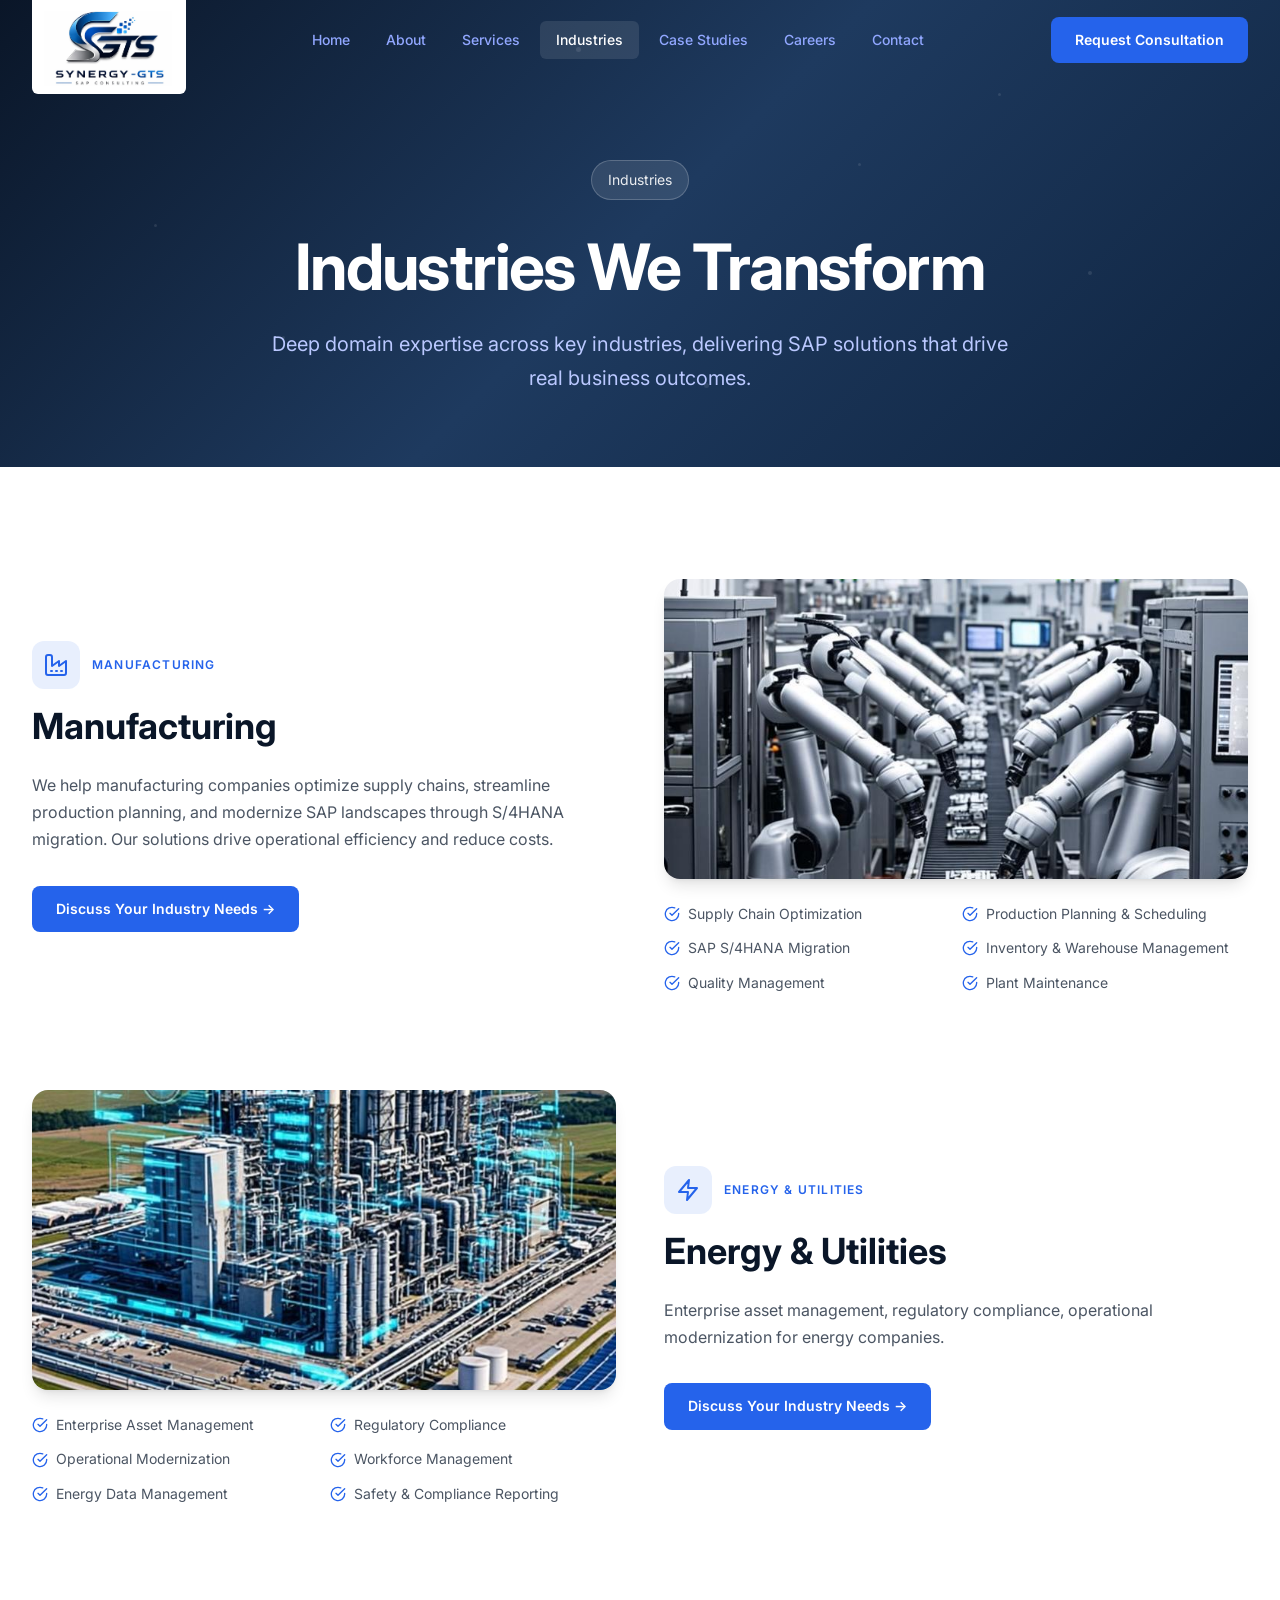
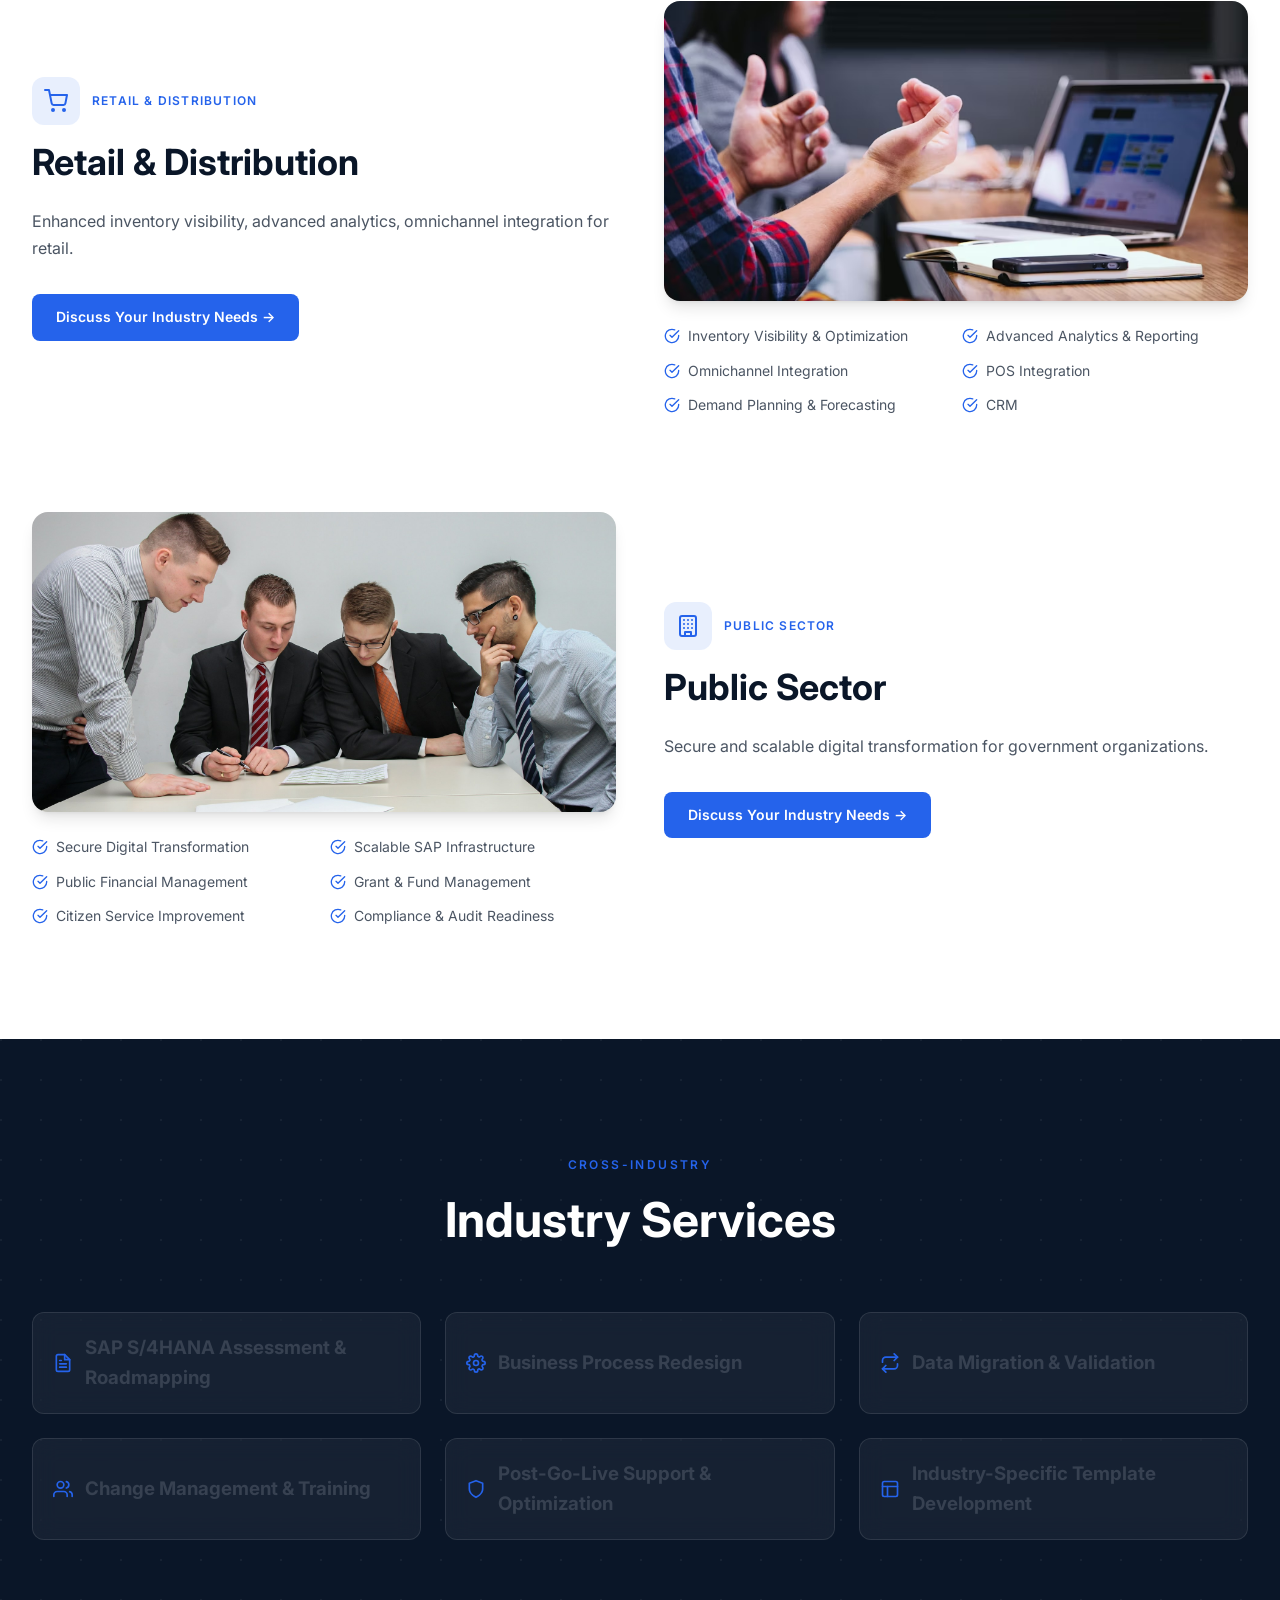
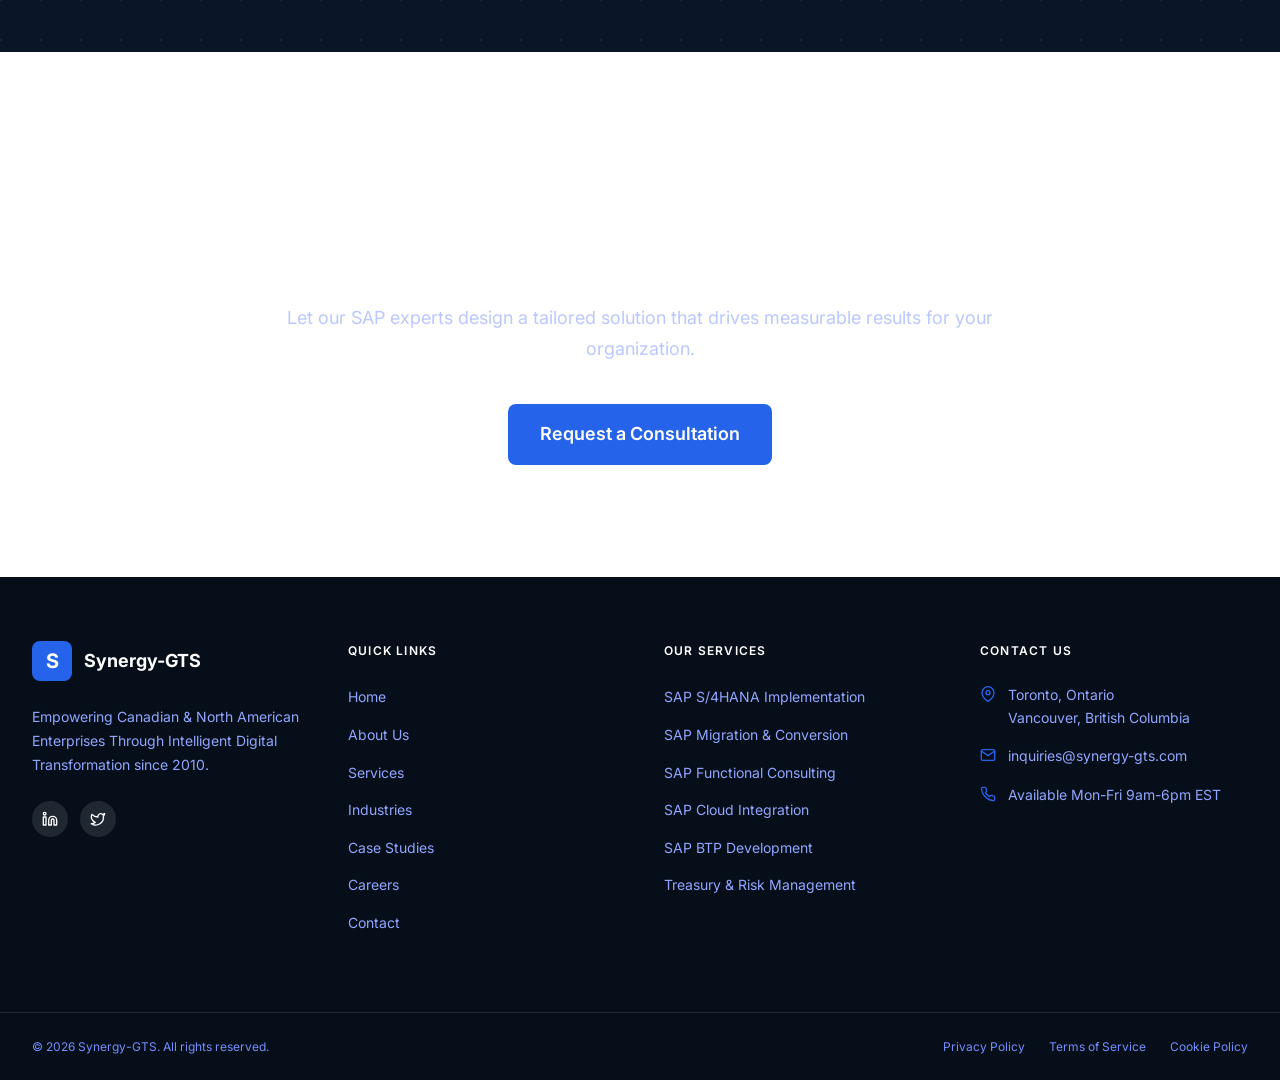
<file: industries.html>
<!DOCTYPE html>
<html lang="en">
<head>
  <meta charset="UTF-8">
  <meta name="viewport" content="width=device-width, initial-scale=1.0">
  <title>Industries We Serve | Synergy-GTS</title>
  <meta name="description" content="Synergy-GTS delivers SAP solutions across manufacturing, energy, retail, and public sector with deep domain expertise driving real business outcomes.">
  <link rel="preconnect" href="https://fonts.googleapis.com">
  <link rel="preconnect" href="https://fonts.gstatic.com" crossorigin>
  <link href="https://fonts.googleapis.com/css2?family=Inter:wght@400;500;600;700;800&display=swap" rel="stylesheet">
  <link rel="stylesheet" href="css/styles.css">
</head>
<body>
  <!-- Navigation -->
  <nav class="navbar">
    <div class="navbar-inner">
      <a href="index.html" class="nav-logo">
        <img src="images/logo.png" alt="Synergy-GTS">
      </a>
      <div class="nav-links">
        <a href="index.html" class="nav-link">Home</a>
        <a href="about.html" class="nav-link">About</a>
        <a href="services.html" class="nav-link">Services</a>
        <a href="industries.html" class="nav-link active">Industries</a>
        <a href="case-studies.html" class="nav-link">Case Studies</a>
        <a href="careers.html" class="nav-link">Careers</a>
        <a href="contact.html" class="nav-link">Contact</a>
      </div>
      <div class="nav-cta"><a href="contact.html" class="btn-primary">Request Consultation</a></div>
      <button class="mobile-toggle" aria-label="Toggle menu"><svg viewBox="0 0 24 24" fill="none" stroke="currentColor" stroke-width="2" stroke-linecap="round"><line x1="3" y1="6" x2="21" y2="6"/><line x1="3" y1="12" x2="21" y2="12"/><line x1="3" y1="18" x2="21" y2="18"/></svg></button>
      <div class="mobile-menu">
        <a href="index.html">Home</a>
        <a href="about.html">About</a>
        <a href="services.html">Services</a>
        <a href="industries.html">Industries</a>
        <a href="case-studies.html">Case Studies</a>
        <a href="careers.html">Careers</a>
        <a href="contact.html">Contact</a>
        <a href="contact.html" class="btn-primary">Request Consultation</a>
      </div>
    </div>
  </nav>

  <!-- Hero Section -->
  <section class="hero hero-gradient">
    <div class="hero-particles">
      <div class="particle" style="left:8%;top:15%;width:4px;height:4px;animation-delay:0s;animation-duration:8s;"></div>
      <div class="particle" style="left:22%;top:72%;width:3px;height:3px;animation-delay:1.2s;animation-duration:6s;"></div>
      <div class="particle" style="left:45%;top:10%;width:5px;height:5px;animation-delay:2.4s;animation-duration:10s;"></div>
      <div class="particle" style="left:67%;top:35%;width:3px;height:3px;animation-delay:0.8s;animation-duration:7s;"></div>
      <div class="particle" style="left:85%;top:58%;width:4px;height:4px;animation-delay:3.1s;animation-duration:9s;"></div>
      <div class="particle" style="left:12%;top:48%;width:3px;height:3px;animation-delay:1.7s;animation-duration:8s;"></div>
      <div class="particle" style="left:55%;top:82%;width:5px;height:5px;animation-delay:4.2s;animation-duration:7s;"></div>
      <div class="particle" style="left:78%;top:20%;width:3px;height:3px;animation-delay:0.4s;animation-duration:11s;"></div>
    </div>
    <div class="pattern-bg"></div>
    <div class="hero-content">
      <div class="hero-badge">Industries</div>
      <h1 data-content-key="industries.hero.title">Industries We Transform</h1>
      <p data-content-key="industries.hero.subtitle">Deep domain expertise across key industries, delivering SAP solutions that drive real business outcomes.</p>
    </div>
  </section>

  <!-- Industries Section -->
  <section class="section bg-white">
    <div class="container">

      <!-- Industry 1: Manufacturing -->
      <div class="industry-section fade-in">
        <div class="industry-content">
          <div class="industry-header">
            <div class="industry-header-icon">
              <svg viewBox="0 0 24 24" fill="none" stroke="currentColor" stroke-width="2" stroke-linecap="round" stroke-linejoin="round"><path d="M2 20a2 2 0 0 0 2 2h16a2 2 0 0 0 2-2V8l-7 5V8l-7 5V4a2 2 0 0 0-2-2H4a2 2 0 0 0-2 2Z"/><path d="M17 18h1"/><path d="M12 18h1"/><path d="M7 18h1"/></svg>
            </div>
            <span class="industry-label">Manufacturing</span>
          </div>
          <h2>Manufacturing</h2>
          <p>We help manufacturing companies optimize supply chains, streamline production planning, and modernize SAP landscapes through S/4HANA migration. Our solutions drive operational efficiency and reduce costs.</p>
          <a href="contact.html" class="btn-primary">Discuss Your Industry Needs →</a>
        </div>
        <div class="industry-image">
          <img src="images/manufacturing.png" alt="Manufacturing industry solutions">
          <div class="industry-capabilities">
            <div class="industry-capability"><svg viewBox="0 0 24 24" fill="none" stroke="currentColor" stroke-width="2" stroke-linecap="round" stroke-linejoin="round"><path d="M22 11.08V12a10 10 0 1 1-5.93-9.14"/><polyline points="22 4 12 14.01 9 11.01"/></svg>Supply Chain Optimization</div>
            <div class="industry-capability"><svg viewBox="0 0 24 24" fill="none" stroke="currentColor" stroke-width="2" stroke-linecap="round" stroke-linejoin="round"><path d="M22 11.08V12a10 10 0 1 1-5.93-9.14"/><polyline points="22 4 12 14.01 9 11.01"/></svg>Production Planning &amp; Scheduling</div>
            <div class="industry-capability"><svg viewBox="0 0 24 24" fill="none" stroke="currentColor" stroke-width="2" stroke-linecap="round" stroke-linejoin="round"><path d="M22 11.08V12a10 10 0 1 1-5.93-9.14"/><polyline points="22 4 12 14.01 9 11.01"/></svg>SAP S/4HANA Migration</div>
            <div class="industry-capability"><svg viewBox="0 0 24 24" fill="none" stroke="currentColor" stroke-width="2" stroke-linecap="round" stroke-linejoin="round"><path d="M22 11.08V12a10 10 0 1 1-5.93-9.14"/><polyline points="22 4 12 14.01 9 11.01"/></svg>Inventory &amp; Warehouse Management</div>
            <div class="industry-capability"><svg viewBox="0 0 24 24" fill="none" stroke="currentColor" stroke-width="2" stroke-linecap="round" stroke-linejoin="round"><path d="M22 11.08V12a10 10 0 1 1-5.93-9.14"/><polyline points="22 4 12 14.01 9 11.01"/></svg>Quality Management</div>
            <div class="industry-capability"><svg viewBox="0 0 24 24" fill="none" stroke="currentColor" stroke-width="2" stroke-linecap="round" stroke-linejoin="round"><path d="M22 11.08V12a10 10 0 1 1-5.93-9.14"/><polyline points="22 4 12 14.01 9 11.01"/></svg>Plant Maintenance</div>
          </div>
        </div>
      </div>

      <!-- Industry 2: Energy & Utilities (reverse) -->
      <div class="industry-section reverse fade-in">
        <div class="industry-content">
          <div class="industry-header">
            <div class="industry-header-icon">
              <svg viewBox="0 0 24 24" fill="none" stroke="currentColor" stroke-width="2" stroke-linecap="round" stroke-linejoin="round"><polygon points="13 2 3 14 12 14 11 22 21 10 12 10 13 2"/></svg>
            </div>
            <span class="industry-label">Energy &amp; Utilities</span>
          </div>
          <h2>Energy &amp; Utilities</h2>
          <p>Enterprise asset management, regulatory compliance, operational modernization for energy companies.</p>
          <a href="contact.html" class="btn-primary">Discuss Your Industry Needs →</a>
        </div>
        <div class="industry-image">
          <img src="images/energy.png" alt="Energy and utilities industry solutions">
          <div class="industry-capabilities">
            <div class="industry-capability"><svg viewBox="0 0 24 24" fill="none" stroke="currentColor" stroke-width="2" stroke-linecap="round" stroke-linejoin="round"><path d="M22 11.08V12a10 10 0 1 1-5.93-9.14"/><polyline points="22 4 12 14.01 9 11.01"/></svg>Enterprise Asset Management</div>
            <div class="industry-capability"><svg viewBox="0 0 24 24" fill="none" stroke="currentColor" stroke-width="2" stroke-linecap="round" stroke-linejoin="round"><path d="M22 11.08V12a10 10 0 1 1-5.93-9.14"/><polyline points="22 4 12 14.01 9 11.01"/></svg>Regulatory Compliance</div>
            <div class="industry-capability"><svg viewBox="0 0 24 24" fill="none" stroke="currentColor" stroke-width="2" stroke-linecap="round" stroke-linejoin="round"><path d="M22 11.08V12a10 10 0 1 1-5.93-9.14"/><polyline points="22 4 12 14.01 9 11.01"/></svg>Operational Modernization</div>
            <div class="industry-capability"><svg viewBox="0 0 24 24" fill="none" stroke="currentColor" stroke-width="2" stroke-linecap="round" stroke-linejoin="round"><path d="M22 11.08V12a10 10 0 1 1-5.93-9.14"/><polyline points="22 4 12 14.01 9 11.01"/></svg>Workforce Management</div>
            <div class="industry-capability"><svg viewBox="0 0 24 24" fill="none" stroke="currentColor" stroke-width="2" stroke-linecap="round" stroke-linejoin="round"><path d="M22 11.08V12a10 10 0 1 1-5.93-9.14"/><polyline points="22 4 12 14.01 9 11.01"/></svg>Energy Data Management</div>
            <div class="industry-capability"><svg viewBox="0 0 24 24" fill="none" stroke="currentColor" stroke-width="2" stroke-linecap="round" stroke-linejoin="round"><path d="M22 11.08V12a10 10 0 1 1-5.93-9.14"/><polyline points="22 4 12 14.01 9 11.01"/></svg>Safety &amp; Compliance Reporting</div>
          </div>
        </div>
      </div>

      <!-- Industry 3: Retail & Distribution -->
      <div class="industry-section fade-in">
        <div class="industry-content">
          <div class="industry-header">
            <div class="industry-header-icon">
              <svg viewBox="0 0 24 24" fill="none" stroke="currentColor" stroke-width="2" stroke-linecap="round" stroke-linejoin="round"><circle cx="9" cy="21" r="1"/><circle cx="20" cy="21" r="1"/><path d="M1 1h4l2.68 13.39a2 2 0 0 0 2 1.61h9.72a2 2 0 0 0 2-1.61L23 6H6"/></svg>
            </div>
            <span class="industry-label">Retail &amp; Distribution</span>
          </div>
          <h2>Retail &amp; Distribution</h2>
          <p>Enhanced inventory visibility, advanced analytics, omnichannel integration for retail.</p>
          <a href="contact.html" class="btn-primary">Discuss Your Industry Needs →</a>
        </div>
        <div class="industry-image">
          <img src="images/hero.jpg" alt="Retail and distribution industry solutions">
          <div class="industry-capabilities">
            <div class="industry-capability"><svg viewBox="0 0 24 24" fill="none" stroke="currentColor" stroke-width="2" stroke-linecap="round" stroke-linejoin="round"><path d="M22 11.08V12a10 10 0 1 1-5.93-9.14"/><polyline points="22 4 12 14.01 9 11.01"/></svg>Inventory Visibility &amp; Optimization</div>
            <div class="industry-capability"><svg viewBox="0 0 24 24" fill="none" stroke="currentColor" stroke-width="2" stroke-linecap="round" stroke-linejoin="round"><path d="M22 11.08V12a10 10 0 1 1-5.93-9.14"/><polyline points="22 4 12 14.01 9 11.01"/></svg>Advanced Analytics &amp; Reporting</div>
            <div class="industry-capability"><svg viewBox="0 0 24 24" fill="none" stroke="currentColor" stroke-width="2" stroke-linecap="round" stroke-linejoin="round"><path d="M22 11.08V12a10 10 0 1 1-5.93-9.14"/><polyline points="22 4 12 14.01 9 11.01"/></svg>Omnichannel Integration</div>
            <div class="industry-capability"><svg viewBox="0 0 24 24" fill="none" stroke="currentColor" stroke-width="2" stroke-linecap="round" stroke-linejoin="round"><path d="M22 11.08V12a10 10 0 1 1-5.93-9.14"/><polyline points="22 4 12 14.01 9 11.01"/></svg>POS Integration</div>
            <div class="industry-capability"><svg viewBox="0 0 24 24" fill="none" stroke="currentColor" stroke-width="2" stroke-linecap="round" stroke-linejoin="round"><path d="M22 11.08V12a10 10 0 1 1-5.93-9.14"/><polyline points="22 4 12 14.01 9 11.01"/></svg>Demand Planning &amp; Forecasting</div>
            <div class="industry-capability"><svg viewBox="0 0 24 24" fill="none" stroke="currentColor" stroke-width="2" stroke-linecap="round" stroke-linejoin="round"><path d="M22 11.08V12a10 10 0 1 1-5.93-9.14"/><polyline points="22 4 12 14.01 9 11.01"/></svg>CRM</div>
          </div>
        </div>
      </div>

      <!-- Industry 4: Public Sector (reverse) -->
      <div class="industry-section reverse fade-in">
        <div class="industry-content">
          <div class="industry-header">
            <div class="industry-header-icon">
              <svg viewBox="0 0 24 24" fill="none" stroke="currentColor" stroke-width="2" stroke-linecap="round" stroke-linejoin="round"><rect x="4" y="2" width="16" height="20" rx="2" ry="2"/><path d="M9 22v-4h6v4"/><path d="M8 6h.01"/><path d="M16 6h.01"/><path d="M12 6h.01"/><path d="M12 10h.01"/><path d="M12 14h.01"/><path d="M16 10h.01"/><path d="M16 14h.01"/><path d="M8 10h.01"/><path d="M8 14h.01"/></svg>
            </div>
            <span class="industry-label">Public Sector</span>
          </div>
          <h2>Public Sector</h2>
          <p>Secure and scalable digital transformation for government organizations.</p>
          <a href="contact.html" class="btn-primary">Discuss Your Industry Needs →</a>
        </div>
        <div class="industry-image">
          <img src="images/hero-bg.png" alt="Public sector industry solutions">
          <div class="industry-capabilities">
            <div class="industry-capability"><svg viewBox="0 0 24 24" fill="none" stroke="currentColor" stroke-width="2" stroke-linecap="round" stroke-linejoin="round"><path d="M22 11.08V12a10 10 0 1 1-5.93-9.14"/><polyline points="22 4 12 14.01 9 11.01"/></svg>Secure Digital Transformation</div>
            <div class="industry-capability"><svg viewBox="0 0 24 24" fill="none" stroke="currentColor" stroke-width="2" stroke-linecap="round" stroke-linejoin="round"><path d="M22 11.08V12a10 10 0 1 1-5.93-9.14"/><polyline points="22 4 12 14.01 9 11.01"/></svg>Scalable SAP Infrastructure</div>
            <div class="industry-capability"><svg viewBox="0 0 24 24" fill="none" stroke="currentColor" stroke-width="2" stroke-linecap="round" stroke-linejoin="round"><path d="M22 11.08V12a10 10 0 1 1-5.93-9.14"/><polyline points="22 4 12 14.01 9 11.01"/></svg>Public Financial Management</div>
            <div class="industry-capability"><svg viewBox="0 0 24 24" fill="none" stroke="currentColor" stroke-width="2" stroke-linecap="round" stroke-linejoin="round"><path d="M22 11.08V12a10 10 0 1 1-5.93-9.14"/><polyline points="22 4 12 14.01 9 11.01"/></svg>Grant &amp; Fund Management</div>
            <div class="industry-capability"><svg viewBox="0 0 24 24" fill="none" stroke="currentColor" stroke-width="2" stroke-linecap="round" stroke-linejoin="round"><path d="M22 11.08V12a10 10 0 1 1-5.93-9.14"/><polyline points="22 4 12 14.01 9 11.01"/></svg>Citizen Service Improvement</div>
            <div class="industry-capability"><svg viewBox="0 0 24 24" fill="none" stroke="currentColor" stroke-width="2" stroke-linecap="round" stroke-linejoin="round"><path d="M22 11.08V12a10 10 0 1 1-5.93-9.14"/><polyline points="22 4 12 14.01 9 11.01"/></svg>Compliance &amp; Audit Readiness</div>
          </div>
        </div>
      </div>

    </div>
  </section>

  <!-- Industry Services (Dark Section) -->
  <section class="section dark-section">
    <div class="pattern-bg"></div>
    <div class="container">
      <div class="section-header">
        <span class="section-label">Cross-Industry</span>
        <h2>Industry Services</h2>
      </div>
      <div class="cards-grid-3">
        <div class="glass-capability">
          <svg viewBox="0 0 24 24" fill="none" stroke="currentColor" stroke-width="2" stroke-linecap="round" stroke-linejoin="round"><path d="M14 2H6a2 2 0 0 0-2 2v16a2 2 0 0 0 2 2h12a2 2 0 0 0 2-2V8z"/><polyline points="14 2 14 8 20 8"/><line x1="16" y1="13" x2="8" y2="13"/><line x1="16" y1="17" x2="8" y2="17"/><polyline points="10 9 9 9 8 9"/></svg>
          <h3>SAP S/4HANA Assessment &amp; Roadmapping</h3>
        </div>
        <div class="glass-capability">
          <svg viewBox="0 0 24 24" fill="none" stroke="currentColor" stroke-width="2" stroke-linecap="round" stroke-linejoin="round"><circle cx="12" cy="12" r="3"/><path d="M19.4 15a1.65 1.65 0 0 0 .33 1.82l.06.06a2 2 0 0 1 0 2.83 2 2 0 0 1-2.83 0l-.06-.06a1.65 1.65 0 0 0-1.82-.33 1.65 1.65 0 0 0-1 1.51V21a2 2 0 0 1-2 2 2 2 0 0 1-2-2v-.09A1.65 1.65 0 0 0 9 19.4a1.65 1.65 0 0 0-1.82.33l-.06.06a2 2 0 0 1-2.83 0 2 2 0 0 1 0-2.83l.06-.06A1.65 1.65 0 0 0 4.68 15a1.65 1.65 0 0 0-1.51-1H3a2 2 0 0 1-2-2 2 2 0 0 1 2-2h.09A1.65 1.65 0 0 0 4.6 9a1.65 1.65 0 0 0-.33-1.82l-.06-.06a2 2 0 0 1 0-2.83 2 2 0 0 1 2.83 0l.06.06A1.65 1.65 0 0 0 9 4.68a1.65 1.65 0 0 0 1-1.51V3a2 2 0 0 1 2-2 2 2 0 0 1 2 2v.09a1.65 1.65 0 0 0 1 1.51 1.65 1.65 0 0 0 1.82-.33l.06-.06a2 2 0 0 1 2.83 0 2 2 0 0 1 0 2.83l-.06.06a1.65 1.65 0 0 0-.33 1.82V9a1.65 1.65 0 0 0 1.51 1H21a2 2 0 0 1 2 2 2 2 0 0 1-2 2h-.09a1.65 1.65 0 0 0-1.51 1z"/></svg>
          <h3>Business Process Redesign</h3>
        </div>
        <div class="glass-capability">
          <svg viewBox="0 0 24 24" fill="none" stroke="currentColor" stroke-width="2" stroke-linecap="round" stroke-linejoin="round"><polyline points="17 1 21 5 17 9"/><path d="M3 11V9a4 4 0 0 1 4-4h14"/><polyline points="7 23 3 19 7 15"/><path d="M21 13v2a4 4 0 0 1-4 4H3"/></svg>
          <h3>Data Migration &amp; Validation</h3>
        </div>
        <div class="glass-capability">
          <svg viewBox="0 0 24 24" fill="none" stroke="currentColor" stroke-width="2" stroke-linecap="round" stroke-linejoin="round"><path d="M17 21v-2a4 4 0 0 0-4-4H5a4 4 0 0 0-4 4v2"/><circle cx="9" cy="7" r="4"/><path d="M23 21v-2a4 4 0 0 0-3-3.87"/><path d="M16 3.13a4 4 0 0 1 0 7.75"/></svg>
          <h3>Change Management &amp; Training</h3>
        </div>
        <div class="glass-capability">
          <svg viewBox="0 0 24 24" fill="none" stroke="currentColor" stroke-width="2" stroke-linecap="round" stroke-linejoin="round"><path d="M12 22s8-4 8-10V5l-8-3-8 3v7c0 6 8 10 8 10z"/></svg>
          <h3>Post-Go-Live Support &amp; Optimization</h3>
        </div>
        <div class="glass-capability">
          <svg viewBox="0 0 24 24" fill="none" stroke="currentColor" stroke-width="2" stroke-linecap="round" stroke-linejoin="round"><rect x="3" y="3" width="18" height="18" rx="2" ry="2"/><line x1="3" y1="9" x2="21" y2="9"/><line x1="9" y1="21" x2="9" y2="9"/></svg>
          <h3>Industry-Specific Template Development</h3>
        </div>
      </div>
    </div>
  </section>

  <!-- CTA Banner -->
  <section class="cta-banner">
    <div class="container">
      <div class="cta-banner-content">
        <h2>Ready to Transform Your Enterprise?</h2>
        <p>Let our SAP experts design a tailored solution that drives measurable results for your organization.</p>
        <a href="contact.html" class="btn-primary btn-lg">Request a Consultation</a>
      </div>
    </div>
  </section>

  <!-- Footer -->
  <footer class="footer">
    <div class="footer-main">
      <div class="footer-grid">
        <div>
          <div class="footer-brand"><div class="footer-brand-icon">S</div><span class="footer-brand-name">Synergy-GTS</span></div>
          <p class="footer-description">Empowering Canadian &amp; North American Enterprises Through Intelligent Digital Transformation since 2010.</p>
          <div class="footer-social">
            <a href="#" aria-label="LinkedIn"><svg viewBox="0 0 24 24" fill="none" stroke="currentColor" stroke-width="2" stroke-linecap="round" stroke-linejoin="round"><path d="M16 8a6 6 0 0 1 6 6v7h-4v-7a2 2 0 0 0-2-2 2 2 0 0 0-2 2v7h-4v-7a6 6 0 0 1 6-6z"/><rect x="2" y="9" width="4" height="12"/><circle cx="4" cy="4" r="2"/></svg></a>
            <a href="#" aria-label="Twitter"><svg viewBox="0 0 24 24" fill="none" stroke="currentColor" stroke-width="2" stroke-linecap="round" stroke-linejoin="round"><path d="M22 4s-.7 2.1-2 3.4c1.6 10-9.4 17.3-18 11.6 2.2.1 4.4-.6 6-2C3 15.5.5 9.6 3 5c2.2 2.6 5.6 4.1 9 4-.9-4.2 4-6.6 7-3.8 1.1 0 3-1.2 3-1.2z"/></svg></a>
          </div>
        </div>
        <div>
          <h3>Quick Links</h3>
          <ul class="footer-links">
            <li><a href="index.html">Home</a></li>
            <li><a href="about.html">About Us</a></li>
            <li><a href="services.html">Services</a></li>
            <li><a href="industries.html">Industries</a></li>
            <li><a href="case-studies.html">Case Studies</a></li>
            <li><a href="careers.html">Careers</a></li>
            <li><a href="contact.html">Contact</a></li>
          </ul>
        </div>
        <div>
          <h3>Our Services</h3>
          <ul class="footer-links">
            <li><a href="services.html">SAP S/4HANA Implementation</a></li>
            <li><a href="services.html">SAP Migration &amp; Conversion</a></li>
            <li><a href="services.html">SAP Functional Consulting</a></li>
            <li><a href="services.html">SAP Cloud Integration</a></li>
            <li><a href="services.html">SAP BTP Development</a></li>
            <li><a href="services.html">Treasury &amp; Risk Management</a></li>
          </ul>
        </div>
        <div>
          <h3>Contact Us</h3>
          <ul class="footer-contact">
            <li><svg viewBox="0 0 24 24" fill="none" stroke="currentColor" stroke-width="2" stroke-linecap="round" stroke-linejoin="round"><path d="M21 10c0 7-9 13-9 13s-9-6-9-13a9 9 0 0 1 18 0z"/><circle cx="12" cy="10" r="3"/></svg><span>Toronto, Ontario<br>Vancouver, British Columbia</span></li>
            <li><svg viewBox="0 0 24 24" fill="none" stroke="currentColor" stroke-width="2" stroke-linecap="round" stroke-linejoin="round"><path d="M4 4h16c1.1 0 2 .9 2 2v12c0 1.1-.9 2-2 2H4c-1.1 0-2-.9-2-2V6c0-1.1.9-2 2-2z"/><polyline points="22,6 12,13 2,6"/></svg><a href="mailto:inquiries@synergy-gts.com ">inquiries@synergy-gts.com </a></li>
            <li><svg viewBox="0 0 24 24" fill="none" stroke="currentColor" stroke-width="2" stroke-linecap="round" stroke-linejoin="round"><path d="M22 16.92v3a2 2 0 0 1-2.18 2 19.79 19.79 0 0 1-8.63-3.07 19.5 19.5 0 0 1-6-6 19.79 19.79 0 0 1-3.07-8.67A2 2 0 0 1 4.11 2h3a2 2 0 0 1 2 1.72c.127.96.361 1.903.7 2.81a2 2 0 0 1-.45 2.11L8.09 9.91a16 16 0 0 0 6 6l1.27-1.27a2 2 0 0 1 2.11-.45c.907.339 1.85.573 2.81.7A2 2 0 0 1 22 16.92z"/></svg><span>Available Mon-Fri 9am-6pm EST</span></li>
          </ul>
        </div>
      </div>
    </div>
    <div class="footer-bottom">
      <div class="footer-bottom-inner">
        <p>&copy; 2026 Synergy-GTS. All rights reserved.</p>
        <div class="footer-bottom-links">
          <a href="#">Privacy Policy</a>
          <a href="#">Terms of Service</a>
          <a href="#">Cookie Policy</a>
        </div>
      </div>
    </div>
  </footer>
  <script src="js/main.js"></script>
  <script src="js/site-data.js"></script>
</body>
</html>
</file>
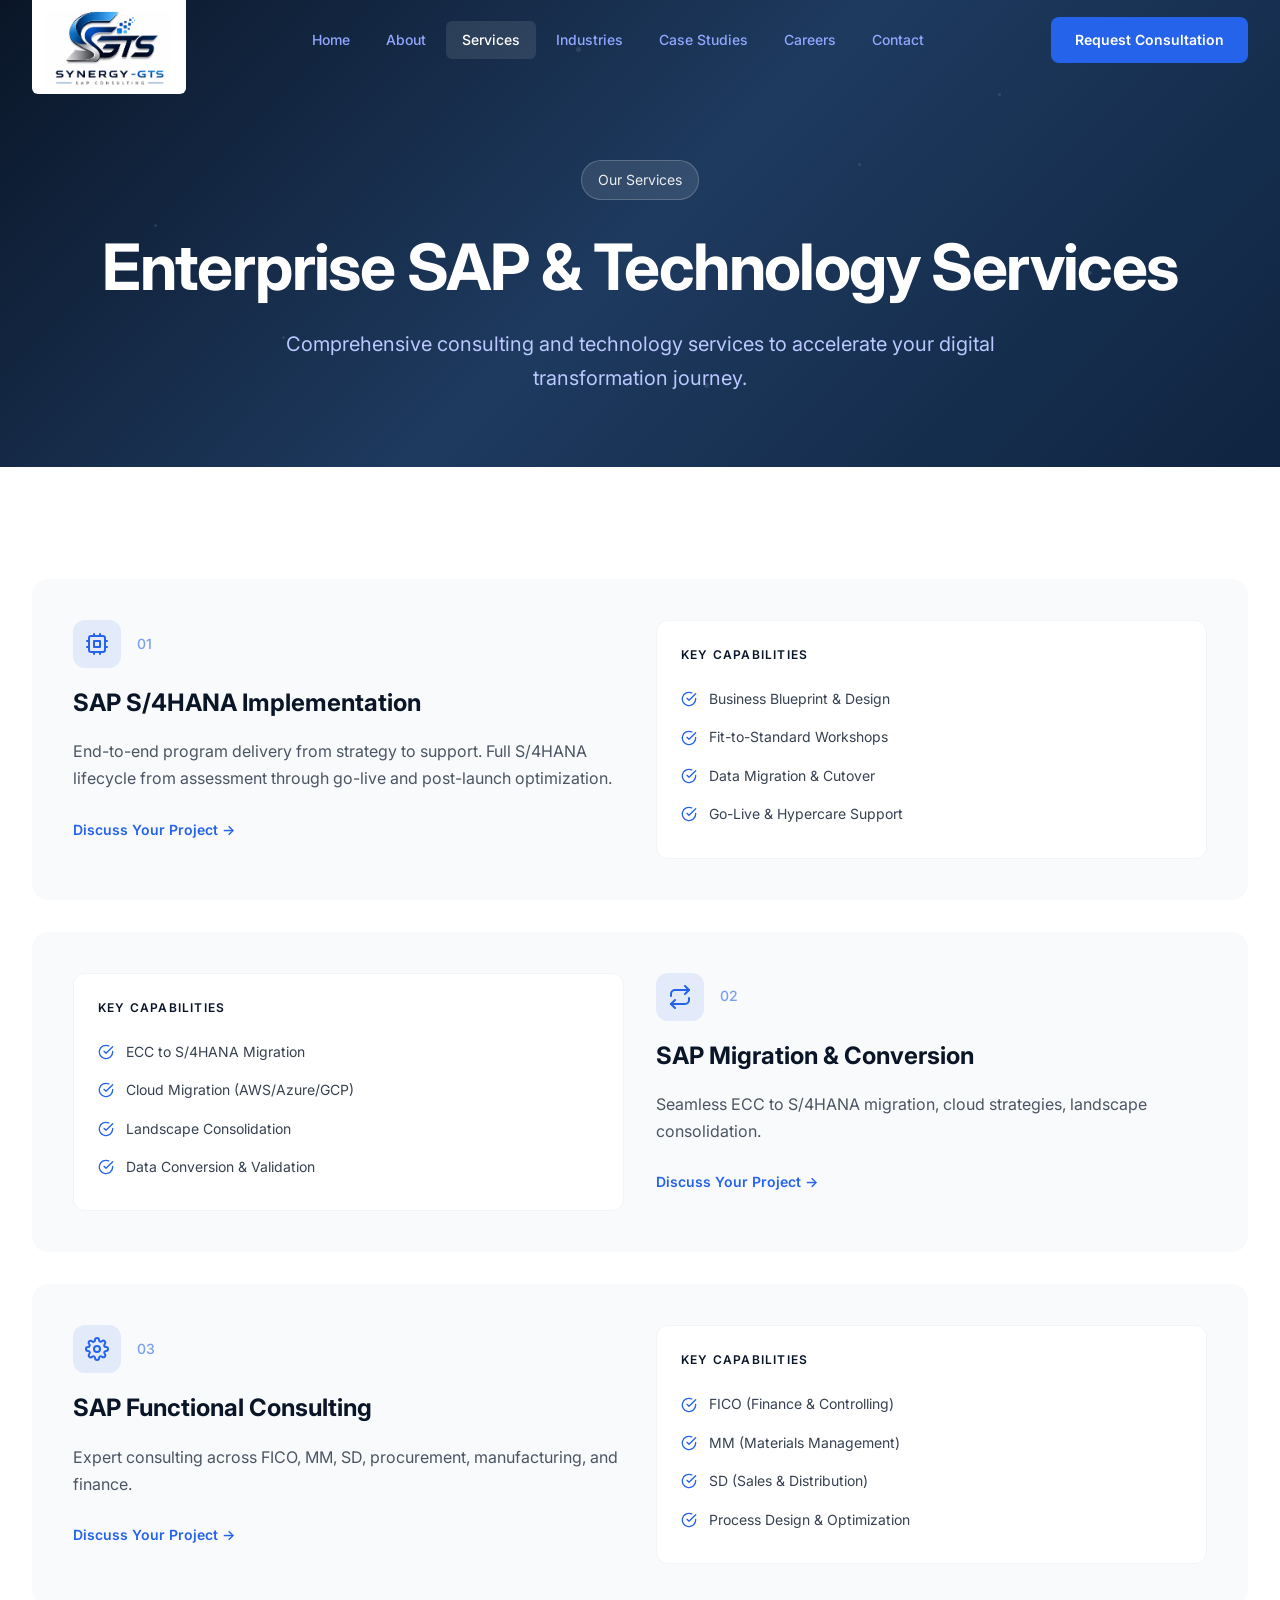
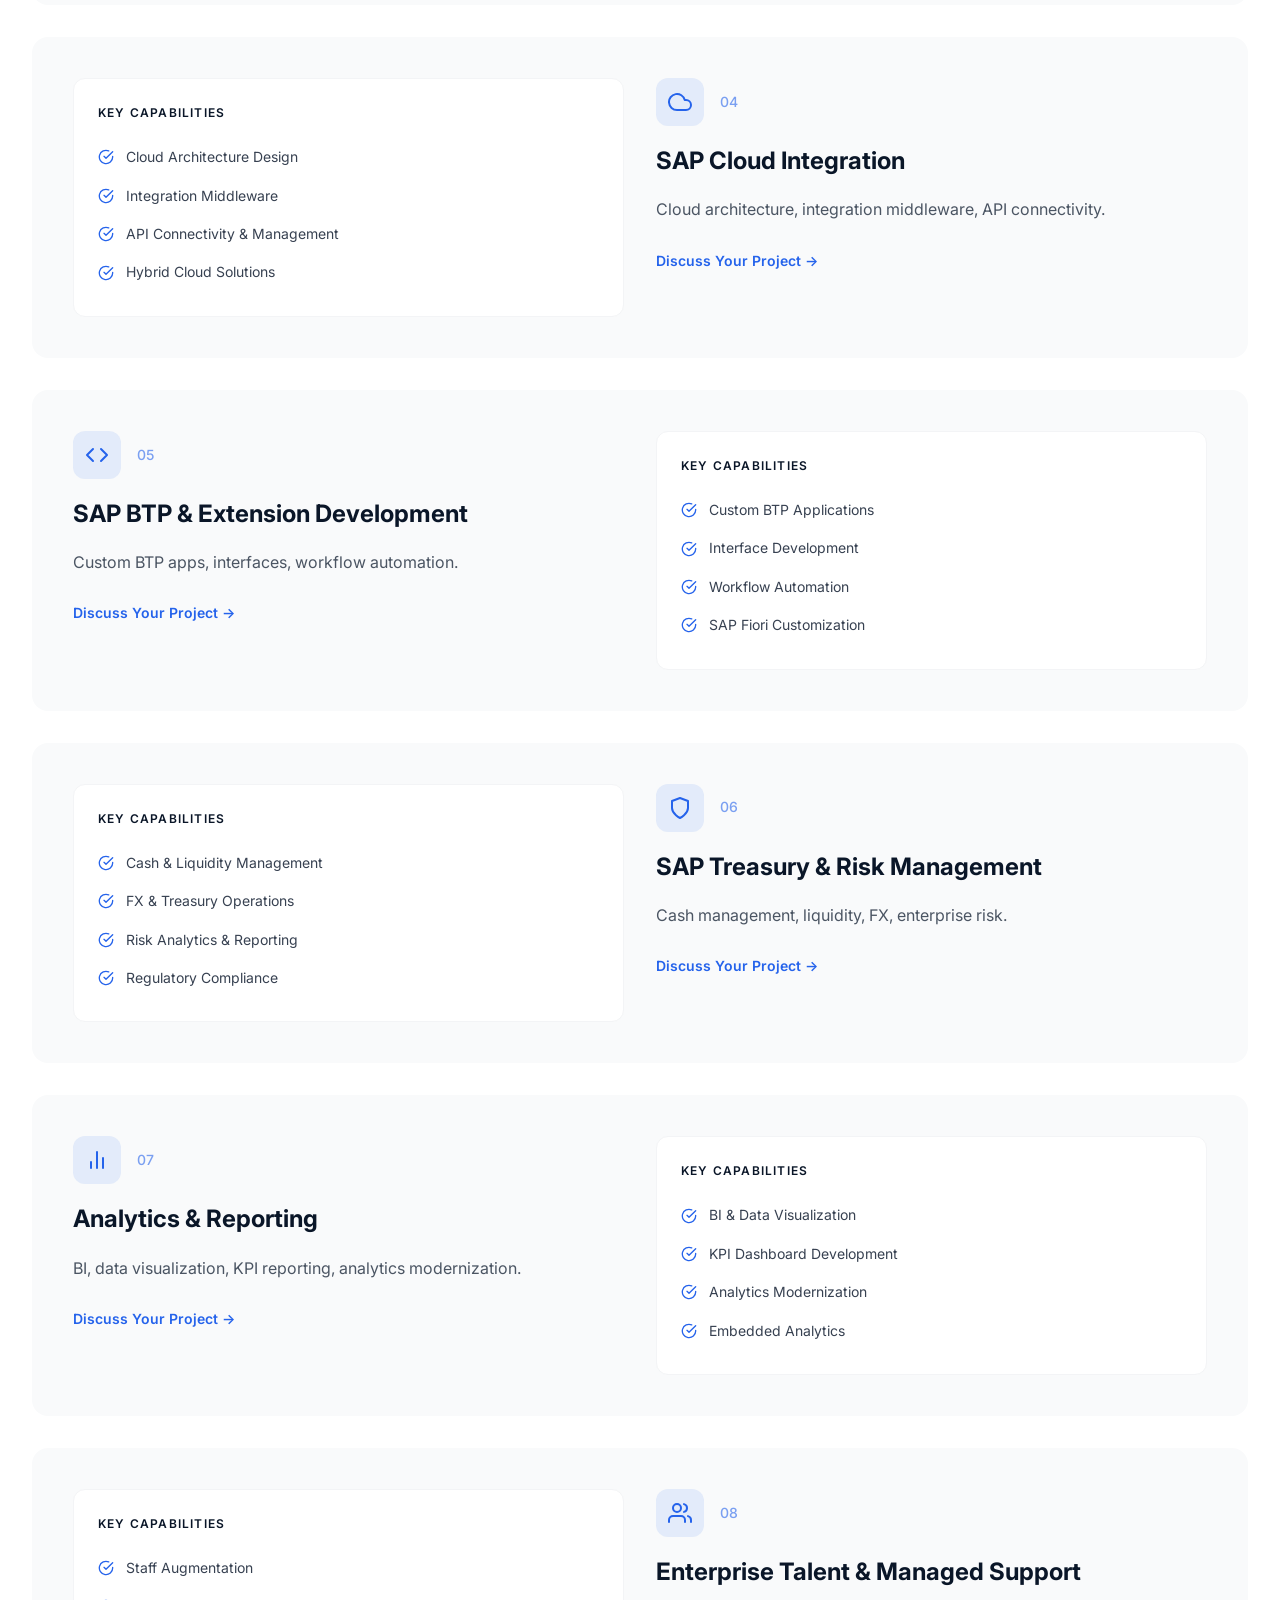
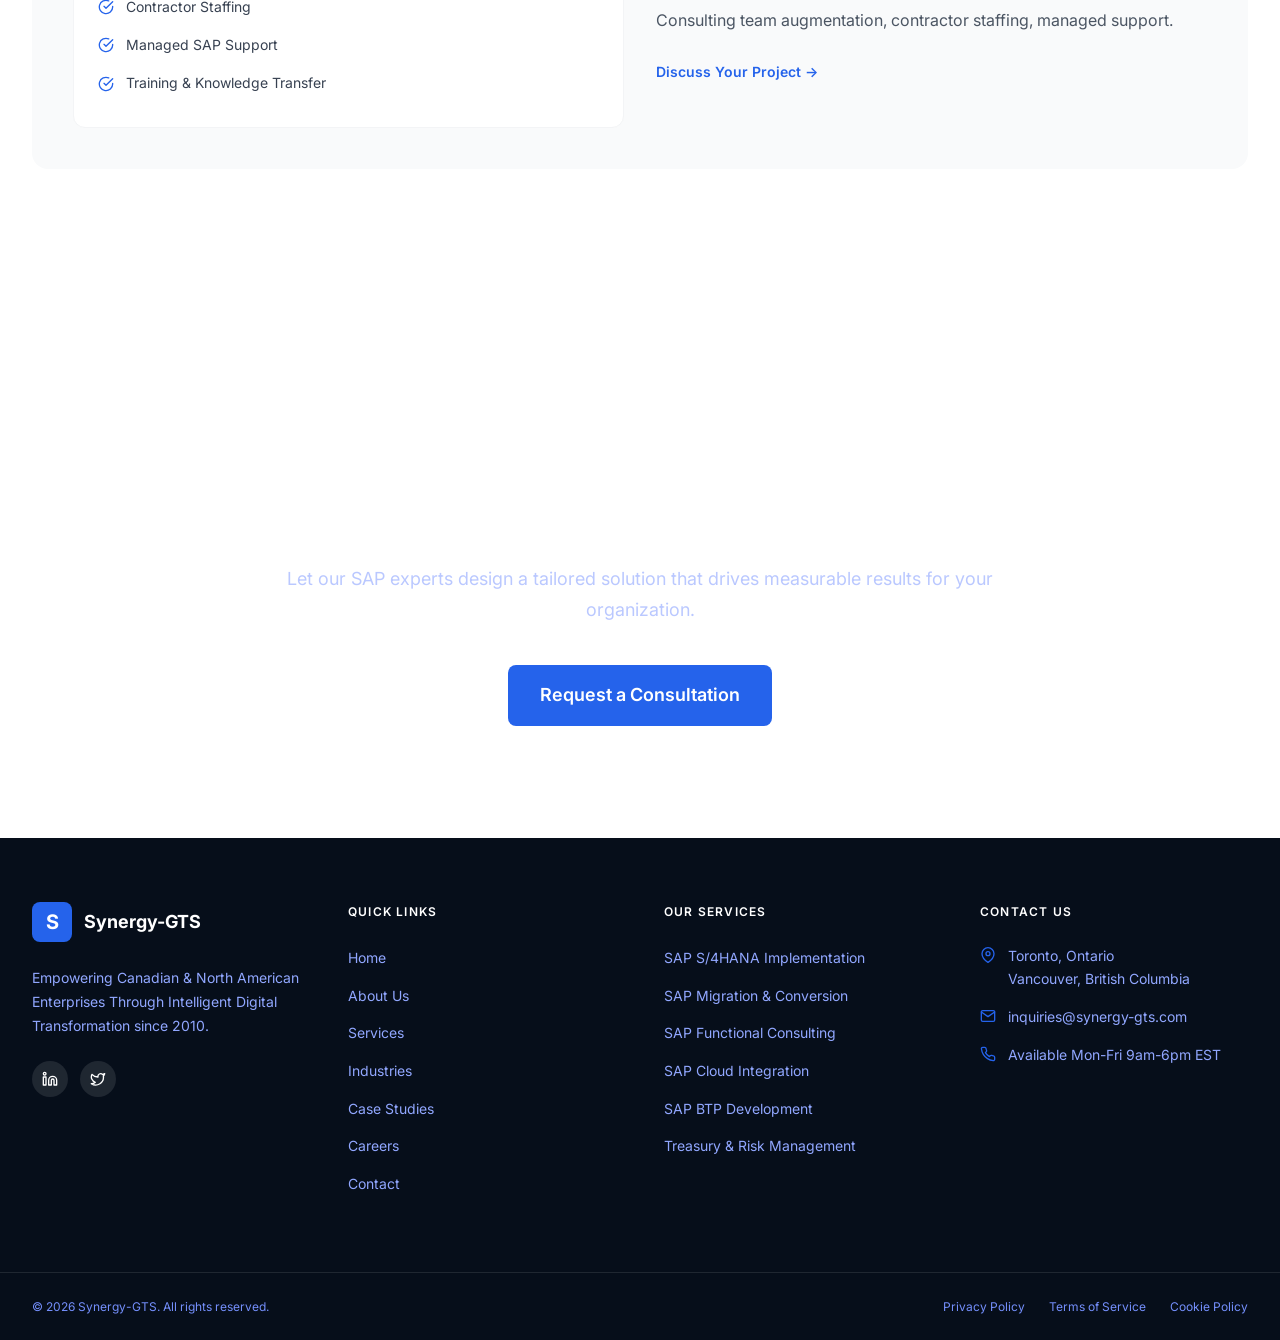
<file: services.html>
<!DOCTYPE html>
<html lang="en">
<head>
  <meta charset="UTF-8">
  <meta name="viewport" content="width=device-width, initial-scale=1.0">
  <title>Enterprise SAP &amp; Technology Services | Synergy-GTS</title>
  <meta name="description" content="Comprehensive SAP consulting and technology services including S/4HANA implementation, migration, cloud integration, and managed support for enterprise digital transformation.">
  <link rel="preconnect" href="https://fonts.googleapis.com">
  <link rel="preconnect" href="https://fonts.gstatic.com" crossorigin>
  <link href="https://fonts.googleapis.com/css2?family=Inter:wght@400;500;600;700;800&display=swap" rel="stylesheet">
  <link rel="stylesheet" href="css/styles.css">
</head>
<body>
  <!-- Navigation -->
  <nav class="navbar">
    <div class="navbar-inner">
      <a href="index.html" class="nav-logo">
        <img src="images/logo.png" alt="Synergy-GTS">
      </a>
      <div class="nav-links">
        <a href="index.html" class="nav-link">Home</a>
        <a href="about.html" class="nav-link">About</a>
        <a href="services.html" class="nav-link active">Services</a>
        <a href="industries.html" class="nav-link">Industries</a>
        <a href="case-studies.html" class="nav-link">Case Studies</a>
        <a href="careers.html" class="nav-link">Careers</a>
        <a href="contact.html" class="nav-link">Contact</a>
      </div>
      <div class="nav-cta"><a href="contact.html" class="btn-primary">Request Consultation</a></div>
      <button class="mobile-toggle" aria-label="Toggle menu"><svg viewBox="0 0 24 24" fill="none" stroke="currentColor" stroke-width="2" stroke-linecap="round"><line x1="3" y1="6" x2="21" y2="6"/><line x1="3" y1="12" x2="21" y2="12"/><line x1="3" y1="18" x2="21" y2="18"/></svg></button>
      <div class="mobile-menu">
        <a href="index.html">Home</a>
        <a href="about.html">About</a>
        <a href="services.html">Services</a>
        <a href="industries.html">Industries</a>
        <a href="case-studies.html">Case Studies</a>
        <a href="careers.html">Careers</a>
        <a href="contact.html">Contact</a>
        <a href="contact.html" class="btn-primary">Request Consultation</a>
      </div>
    </div>
  </nav>

  <!-- Hero Section -->
  <section class="hero hero-gradient">
    <div class="hero-particles">
      <div class="particle" style="left:8%;top:15%;width:4px;height:4px;animation-delay:0s;animation-duration:8s;"></div>
      <div class="particle" style="left:22%;top:72%;width:3px;height:3px;animation-delay:1.2s;animation-duration:6s;"></div>
      <div class="particle" style="left:45%;top:10%;width:5px;height:5px;animation-delay:2.4s;animation-duration:10s;"></div>
      <div class="particle" style="left:67%;top:35%;width:3px;height:3px;animation-delay:0.8s;animation-duration:7s;"></div>
      <div class="particle" style="left:85%;top:58%;width:4px;height:4px;animation-delay:3.1s;animation-duration:9s;"></div>
      <div class="particle" style="left:12%;top:48%;width:3px;height:3px;animation-delay:1.7s;animation-duration:8s;"></div>
      <div class="particle" style="left:55%;top:82%;width:5px;height:5px;animation-delay:4.2s;animation-duration:7s;"></div>
      <div class="particle" style="left:78%;top:20%;width:3px;height:3px;animation-delay:0.4s;animation-duration:11s;"></div>
    </div>
    <div class="pattern-bg"></div>
    <div class="hero-content">
      <div class="hero-badge">Our Services</div>
      <h1 data-content-key="services.hero.title">Enterprise SAP &amp; Technology Services</h1>
      <p data-content-key="services.hero.subtitle">Comprehensive consulting and technology services to accelerate your digital transformation journey.</p>
    </div>
  </section>

  <!-- Services List -->
  <section class="section bg-white">
    <div class="container">

      <!-- Service 1: SAP S/4HANA Implementation -->
      <div class="service-row fade-in">
        <div class="service-row-content">
          <div class="service-row-header">
            <div class="service-row-icon">
              <svg viewBox="0 0 24 24" fill="none" stroke="currentColor" stroke-width="2" stroke-linecap="round" stroke-linejoin="round"><rect x="4" y="4" width="16" height="16" rx="2"/><rect x="9" y="9" width="6" height="6"/><path d="M15 2v2"/><path d="M15 20v2"/><path d="M2 15h2"/><path d="M2 9h2"/><path d="M20 15h2"/><path d="M20 9h2"/><path d="M9 2v2"/><path d="M9 20v2"/></svg>
            </div>
            <span class="service-row-number">01</span>
          </div>
          <h3>SAP S/4HANA Implementation</h3>
          <p>End-to-end program delivery from strategy to support. Full S/4HANA lifecycle from assessment through go-live and post-launch optimization.</p>
          <a href="contact.html" class="service-link">Discuss Your Project →</a>
        </div>
        <div class="service-row-features">
          <h4>Key Capabilities</h4>
          <ul>
            <li><svg viewBox="0 0 24 24" fill="none" stroke="currentColor" stroke-width="2" stroke-linecap="round" stroke-linejoin="round"><path d="M22 11.08V12a10 10 0 1 1-5.93-9.14"/><polyline points="22 4 12 14.01 9 11.01"/></svg>Business Blueprint &amp; Design</li>
            <li><svg viewBox="0 0 24 24" fill="none" stroke="currentColor" stroke-width="2" stroke-linecap="round" stroke-linejoin="round"><path d="M22 11.08V12a10 10 0 1 1-5.93-9.14"/><polyline points="22 4 12 14.01 9 11.01"/></svg>Fit-to-Standard Workshops</li>
            <li><svg viewBox="0 0 24 24" fill="none" stroke="currentColor" stroke-width="2" stroke-linecap="round" stroke-linejoin="round"><path d="M22 11.08V12a10 10 0 1 1-5.93-9.14"/><polyline points="22 4 12 14.01 9 11.01"/></svg>Data Migration &amp; Cutover</li>
            <li><svg viewBox="0 0 24 24" fill="none" stroke="currentColor" stroke-width="2" stroke-linecap="round" stroke-linejoin="round"><path d="M22 11.08V12a10 10 0 1 1-5.93-9.14"/><polyline points="22 4 12 14.01 9 11.01"/></svg>Go-Live &amp; Hypercare Support</li>
          </ul>
        </div>
      </div>

      <!-- Service 2: SAP Migration & Conversion (reverse) -->
      <div class="service-row reverse fade-in">
        <div class="service-row-content">
          <div class="service-row-header">
            <div class="service-row-icon">
              <svg viewBox="0 0 24 24" fill="none" stroke="currentColor" stroke-width="2" stroke-linecap="round" stroke-linejoin="round"><polyline points="17 1 21 5 17 9"/><path d="M3 11V9a4 4 0 0 1 4-4h14"/><polyline points="7 23 3 19 7 15"/><path d="M21 13v2a4 4 0 0 1-4 4H3"/></svg>
            </div>
            <span class="service-row-number">02</span>
          </div>
          <h3>SAP Migration &amp; Conversion</h3>
          <p>Seamless ECC to S/4HANA migration, cloud strategies, landscape consolidation.</p>
          <a href="contact.html" class="service-link">Discuss Your Project →</a>
        </div>
        <div class="service-row-features">
          <h4>Key Capabilities</h4>
          <ul>
            <li><svg viewBox="0 0 24 24" fill="none" stroke="currentColor" stroke-width="2" stroke-linecap="round" stroke-linejoin="round"><path d="M22 11.08V12a10 10 0 1 1-5.93-9.14"/><polyline points="22 4 12 14.01 9 11.01"/></svg>ECC to S/4HANA Migration</li>
            <li><svg viewBox="0 0 24 24" fill="none" stroke="currentColor" stroke-width="2" stroke-linecap="round" stroke-linejoin="round"><path d="M22 11.08V12a10 10 0 1 1-5.93-9.14"/><polyline points="22 4 12 14.01 9 11.01"/></svg>Cloud Migration (AWS/Azure/GCP)</li>
            <li><svg viewBox="0 0 24 24" fill="none" stroke="currentColor" stroke-width="2" stroke-linecap="round" stroke-linejoin="round"><path d="M22 11.08V12a10 10 0 1 1-5.93-9.14"/><polyline points="22 4 12 14.01 9 11.01"/></svg>Landscape Consolidation</li>
            <li><svg viewBox="0 0 24 24" fill="none" stroke="currentColor" stroke-width="2" stroke-linecap="round" stroke-linejoin="round"><path d="M22 11.08V12a10 10 0 1 1-5.93-9.14"/><polyline points="22 4 12 14.01 9 11.01"/></svg>Data Conversion &amp; Validation</li>
          </ul>
        </div>
      </div>

      <!-- Service 3: SAP Functional Consulting -->
      <div class="service-row fade-in">
        <div class="service-row-content">
          <div class="service-row-header">
            <div class="service-row-icon">
              <svg viewBox="0 0 24 24" fill="none" stroke="currentColor" stroke-width="2" stroke-linecap="round" stroke-linejoin="round"><circle cx="12" cy="12" r="3"/><path d="M19.4 15a1.65 1.65 0 0 0 .33 1.82l.06.06a2 2 0 0 1 0 2.83 2 2 0 0 1-2.83 0l-.06-.06a1.65 1.65 0 0 0-1.82-.33 1.65 1.65 0 0 0-1 1.51V21a2 2 0 0 1-2 2 2 2 0 0 1-2-2v-.09A1.65 1.65 0 0 0 9 19.4a1.65 1.65 0 0 0-1.82.33l-.06.06a2 2 0 0 1-2.83 0 2 2 0 0 1 0-2.83l.06-.06A1.65 1.65 0 0 0 4.68 15a1.65 1.65 0 0 0-1.51-1H3a2 2 0 0 1-2-2 2 2 0 0 1 2-2h.09A1.65 1.65 0 0 0 4.6 9a1.65 1.65 0 0 0-.33-1.82l-.06-.06a2 2 0 0 1 0-2.83 2 2 0 0 1 2.83 0l.06.06A1.65 1.65 0 0 0 9 4.68a1.65 1.65 0 0 0 1-1.51V3a2 2 0 0 1 2-2 2 2 0 0 1 2 2v.09a1.65 1.65 0 0 0 1 1.51 1.65 1.65 0 0 0 1.82-.33l.06-.06a2 2 0 0 1 2.83 0 2 2 0 0 1 0 2.83l-.06.06a1.65 1.65 0 0 0-.33 1.82V9a1.65 1.65 0 0 0 1.51 1H21a2 2 0 0 1 2 2 2 2 0 0 1-2 2h-.09a1.65 1.65 0 0 0-1.51 1z"/></svg>
            </div>
            <span class="service-row-number">03</span>
          </div>
          <h3>SAP Functional Consulting</h3>
          <p>Expert consulting across FICO, MM, SD, procurement, manufacturing, and finance.</p>
          <a href="contact.html" class="service-link">Discuss Your Project →</a>
        </div>
        <div class="service-row-features">
          <h4>Key Capabilities</h4>
          <ul>
            <li><svg viewBox="0 0 24 24" fill="none" stroke="currentColor" stroke-width="2" stroke-linecap="round" stroke-linejoin="round"><path d="M22 11.08V12a10 10 0 1 1-5.93-9.14"/><polyline points="22 4 12 14.01 9 11.01"/></svg>FICO (Finance &amp; Controlling)</li>
            <li><svg viewBox="0 0 24 24" fill="none" stroke="currentColor" stroke-width="2" stroke-linecap="round" stroke-linejoin="round"><path d="M22 11.08V12a10 10 0 1 1-5.93-9.14"/><polyline points="22 4 12 14.01 9 11.01"/></svg>MM (Materials Management)</li>
            <li><svg viewBox="0 0 24 24" fill="none" stroke="currentColor" stroke-width="2" stroke-linecap="round" stroke-linejoin="round"><path d="M22 11.08V12a10 10 0 1 1-5.93-9.14"/><polyline points="22 4 12 14.01 9 11.01"/></svg>SD (Sales &amp; Distribution)</li>
            <li><svg viewBox="0 0 24 24" fill="none" stroke="currentColor" stroke-width="2" stroke-linecap="round" stroke-linejoin="round"><path d="M22 11.08V12a10 10 0 1 1-5.93-9.14"/><polyline points="22 4 12 14.01 9 11.01"/></svg>Process Design &amp; Optimization</li>
          </ul>
        </div>
      </div>

      <!-- Service 4: SAP Cloud Integration (reverse) -->
      <div class="service-row reverse fade-in">
        <div class="service-row-content">
          <div class="service-row-header">
            <div class="service-row-icon">
              <svg viewBox="0 0 24 24" fill="none" stroke="currentColor" stroke-width="2" stroke-linecap="round" stroke-linejoin="round"><path d="M18 10h-1.26A8 8 0 1 0 9 20h9a5 5 0 0 0 0-10z"/></svg>
            </div>
            <span class="service-row-number">04</span>
          </div>
          <h3>SAP Cloud Integration</h3>
          <p>Cloud architecture, integration middleware, API connectivity.</p>
          <a href="contact.html" class="service-link">Discuss Your Project →</a>
        </div>
        <div class="service-row-features">
          <h4>Key Capabilities</h4>
          <ul>
            <li><svg viewBox="0 0 24 24" fill="none" stroke="currentColor" stroke-width="2" stroke-linecap="round" stroke-linejoin="round"><path d="M22 11.08V12a10 10 0 1 1-5.93-9.14"/><polyline points="22 4 12 14.01 9 11.01"/></svg>Cloud Architecture Design</li>
            <li><svg viewBox="0 0 24 24" fill="none" stroke="currentColor" stroke-width="2" stroke-linecap="round" stroke-linejoin="round"><path d="M22 11.08V12a10 10 0 1 1-5.93-9.14"/><polyline points="22 4 12 14.01 9 11.01"/></svg>Integration Middleware</li>
            <li><svg viewBox="0 0 24 24" fill="none" stroke="currentColor" stroke-width="2" stroke-linecap="round" stroke-linejoin="round"><path d="M22 11.08V12a10 10 0 1 1-5.93-9.14"/><polyline points="22 4 12 14.01 9 11.01"/></svg>API Connectivity &amp; Management</li>
            <li><svg viewBox="0 0 24 24" fill="none" stroke="currentColor" stroke-width="2" stroke-linecap="round" stroke-linejoin="round"><path d="M22 11.08V12a10 10 0 1 1-5.93-9.14"/><polyline points="22 4 12 14.01 9 11.01"/></svg>Hybrid Cloud Solutions</li>
          </ul>
        </div>
      </div>

      <!-- Service 5: SAP BTP & Extension Development -->
      <div class="service-row fade-in">
        <div class="service-row-content">
          <div class="service-row-header">
            <div class="service-row-icon">
              <svg viewBox="0 0 24 24" fill="none" stroke="currentColor" stroke-width="2" stroke-linecap="round" stroke-linejoin="round"><polyline points="16 18 22 12 16 6"/><polyline points="8 6 2 12 8 18"/></svg>
            </div>
            <span class="service-row-number">05</span>
          </div>
          <h3>SAP BTP &amp; Extension Development</h3>
          <p>Custom BTP apps, interfaces, workflow automation.</p>
          <a href="contact.html" class="service-link">Discuss Your Project →</a>
        </div>
        <div class="service-row-features">
          <h4>Key Capabilities</h4>
          <ul>
            <li><svg viewBox="0 0 24 24" fill="none" stroke="currentColor" stroke-width="2" stroke-linecap="round" stroke-linejoin="round"><path d="M22 11.08V12a10 10 0 1 1-5.93-9.14"/><polyline points="22 4 12 14.01 9 11.01"/></svg>Custom BTP Applications</li>
            <li><svg viewBox="0 0 24 24" fill="none" stroke="currentColor" stroke-width="2" stroke-linecap="round" stroke-linejoin="round"><path d="M22 11.08V12a10 10 0 1 1-5.93-9.14"/><polyline points="22 4 12 14.01 9 11.01"/></svg>Interface Development</li>
            <li><svg viewBox="0 0 24 24" fill="none" stroke="currentColor" stroke-width="2" stroke-linecap="round" stroke-linejoin="round"><path d="M22 11.08V12a10 10 0 1 1-5.93-9.14"/><polyline points="22 4 12 14.01 9 11.01"/></svg>Workflow Automation</li>
            <li><svg viewBox="0 0 24 24" fill="none" stroke="currentColor" stroke-width="2" stroke-linecap="round" stroke-linejoin="round"><path d="M22 11.08V12a10 10 0 1 1-5.93-9.14"/><polyline points="22 4 12 14.01 9 11.01"/></svg>SAP Fiori Customization</li>
          </ul>
        </div>
      </div>

      <!-- Service 6: SAP Treasury & Risk Management (reverse) -->
      <div class="service-row reverse fade-in">
        <div class="service-row-content">
          <div class="service-row-header">
            <div class="service-row-icon">
              <svg viewBox="0 0 24 24" fill="none" stroke="currentColor" stroke-width="2" stroke-linecap="round" stroke-linejoin="round"><path d="M12 22s8-4 8-10V5l-8-3-8 3v7c0 6 8 10 8 10z"/></svg>
            </div>
            <span class="service-row-number">06</span>
          </div>
          <h3>SAP Treasury &amp; Risk Management</h3>
          <p>Cash management, liquidity, FX, enterprise risk.</p>
          <a href="contact.html" class="service-link">Discuss Your Project →</a>
        </div>
        <div class="service-row-features">
          <h4>Key Capabilities</h4>
          <ul>
            <li><svg viewBox="0 0 24 24" fill="none" stroke="currentColor" stroke-width="2" stroke-linecap="round" stroke-linejoin="round"><path d="M22 11.08V12a10 10 0 1 1-5.93-9.14"/><polyline points="22 4 12 14.01 9 11.01"/></svg>Cash &amp; Liquidity Management</li>
            <li><svg viewBox="0 0 24 24" fill="none" stroke="currentColor" stroke-width="2" stroke-linecap="round" stroke-linejoin="round"><path d="M22 11.08V12a10 10 0 1 1-5.93-9.14"/><polyline points="22 4 12 14.01 9 11.01"/></svg>FX &amp; Treasury Operations</li>
            <li><svg viewBox="0 0 24 24" fill="none" stroke="currentColor" stroke-width="2" stroke-linecap="round" stroke-linejoin="round"><path d="M22 11.08V12a10 10 0 1 1-5.93-9.14"/><polyline points="22 4 12 14.01 9 11.01"/></svg>Risk Analytics &amp; Reporting</li>
            <li><svg viewBox="0 0 24 24" fill="none" stroke="currentColor" stroke-width="2" stroke-linecap="round" stroke-linejoin="round"><path d="M22 11.08V12a10 10 0 1 1-5.93-9.14"/><polyline points="22 4 12 14.01 9 11.01"/></svg>Regulatory Compliance</li>
          </ul>
        </div>
      </div>

      <!-- Service 7: Analytics & Reporting -->
      <div class="service-row fade-in">
        <div class="service-row-content">
          <div class="service-row-header">
            <div class="service-row-icon">
              <svg viewBox="0 0 24 24" fill="none" stroke="currentColor" stroke-width="2" stroke-linecap="round" stroke-linejoin="round"><line x1="18" y1="20" x2="18" y2="10"/><line x1="12" y1="20" x2="12" y2="4"/><line x1="6" y1="20" x2="6" y2="14"/></svg>
            </div>
            <span class="service-row-number">07</span>
          </div>
          <h3>Analytics &amp; Reporting</h3>
          <p>BI, data visualization, KPI reporting, analytics modernization.</p>
          <a href="contact.html" class="service-link">Discuss Your Project →</a>
        </div>
        <div class="service-row-features">
          <h4>Key Capabilities</h4>
          <ul>
            <li><svg viewBox="0 0 24 24" fill="none" stroke="currentColor" stroke-width="2" stroke-linecap="round" stroke-linejoin="round"><path d="M22 11.08V12a10 10 0 1 1-5.93-9.14"/><polyline points="22 4 12 14.01 9 11.01"/></svg>BI &amp; Data Visualization</li>
            <li><svg viewBox="0 0 24 24" fill="none" stroke="currentColor" stroke-width="2" stroke-linecap="round" stroke-linejoin="round"><path d="M22 11.08V12a10 10 0 1 1-5.93-9.14"/><polyline points="22 4 12 14.01 9 11.01"/></svg>KPI Dashboard Development</li>
            <li><svg viewBox="0 0 24 24" fill="none" stroke="currentColor" stroke-width="2" stroke-linecap="round" stroke-linejoin="round"><path d="M22 11.08V12a10 10 0 1 1-5.93-9.14"/><polyline points="22 4 12 14.01 9 11.01"/></svg>Analytics Modernization</li>
            <li><svg viewBox="0 0 24 24" fill="none" stroke="currentColor" stroke-width="2" stroke-linecap="round" stroke-linejoin="round"><path d="M22 11.08V12a10 10 0 1 1-5.93-9.14"/><polyline points="22 4 12 14.01 9 11.01"/></svg>Embedded Analytics</li>
          </ul>
        </div>
      </div>

      <!-- Service 8: Enterprise Talent & Managed Support (reverse) -->
      <div class="service-row reverse fade-in">
        <div class="service-row-content">
          <div class="service-row-header">
            <div class="service-row-icon">
              <svg viewBox="0 0 24 24" fill="none" stroke="currentColor" stroke-width="2" stroke-linecap="round" stroke-linejoin="round"><path d="M17 21v-2a4 4 0 0 0-4-4H5a4 4 0 0 0-4 4v2"/><circle cx="9" cy="7" r="4"/><path d="M23 21v-2a4 4 0 0 0-3-3.87"/><path d="M16 3.13a4 4 0 0 1 0 7.75"/></svg>
            </div>
            <span class="service-row-number">08</span>
          </div>
          <h3>Enterprise Talent &amp; Managed Support</h3>
          <p>Consulting team augmentation, contractor staffing, managed support.</p>
          <a href="contact.html" class="service-link">Discuss Your Project →</a>
        </div>
        <div class="service-row-features">
          <h4>Key Capabilities</h4>
          <ul>
            <li><svg viewBox="0 0 24 24" fill="none" stroke="currentColor" stroke-width="2" stroke-linecap="round" stroke-linejoin="round"><path d="M22 11.08V12a10 10 0 1 1-5.93-9.14"/><polyline points="22 4 12 14.01 9 11.01"/></svg>Staff Augmentation</li>
            <li><svg viewBox="0 0 24 24" fill="none" stroke="currentColor" stroke-width="2" stroke-linecap="round" stroke-linejoin="round"><path d="M22 11.08V12a10 10 0 1 1-5.93-9.14"/><polyline points="22 4 12 14.01 9 11.01"/></svg>Contractor Staffing</li>
            <li><svg viewBox="0 0 24 24" fill="none" stroke="currentColor" stroke-width="2" stroke-linecap="round" stroke-linejoin="round"><path d="M22 11.08V12a10 10 0 1 1-5.93-9.14"/><polyline points="22 4 12 14.01 9 11.01"/></svg>Managed SAP Support</li>
            <li><svg viewBox="0 0 24 24" fill="none" stroke="currentColor" stroke-width="2" stroke-linecap="round" stroke-linejoin="round"><path d="M22 11.08V12a10 10 0 1 1-5.93-9.14"/><polyline points="22 4 12 14.01 9 11.01"/></svg>Training &amp; Knowledge Transfer</li>
          </ul>
        </div>
      </div>

    </div>
  </section>

  <!-- CTA Banner -->
  <section class="cta-banner">
    <div class="container">
      <div class="cta-banner-content">
        <h2>Ready to Transform Your Enterprise?</h2>
        <p>Let our SAP experts design a tailored solution that drives measurable results for your organization.</p>
        <a href="contact.html" class="btn-primary btn-lg">Request a Consultation</a>
      </div>
    </div>
  </section>

  <!-- Footer -->
  <footer class="footer">
    <div class="footer-main">
      <div class="footer-grid">
        <div>
          <div class="footer-brand"><div class="footer-brand-icon">S</div><span class="footer-brand-name">Synergy-GTS</span></div>
          <p class="footer-description">Empowering Canadian &amp; North American Enterprises Through Intelligent Digital Transformation since 2010.</p>
          <div class="footer-social">
            <a href="#" aria-label="LinkedIn"><svg viewBox="0 0 24 24" fill="none" stroke="currentColor" stroke-width="2" stroke-linecap="round" stroke-linejoin="round"><path d="M16 8a6 6 0 0 1 6 6v7h-4v-7a2 2 0 0 0-2-2 2 2 0 0 0-2 2v7h-4v-7a6 6 0 0 1 6-6z"/><rect x="2" y="9" width="4" height="12"/><circle cx="4" cy="4" r="2"/></svg></a>
            <a href="#" aria-label="Twitter"><svg viewBox="0 0 24 24" fill="none" stroke="currentColor" stroke-width="2" stroke-linecap="round" stroke-linejoin="round"><path d="M22 4s-.7 2.1-2 3.4c1.6 10-9.4 17.3-18 11.6 2.2.1 4.4-.6 6-2C3 15.5.5 9.6 3 5c2.2 2.6 5.6 4.1 9 4-.9-4.2 4-6.6 7-3.8 1.1 0 3-1.2 3-1.2z"/></svg></a>
          </div>
        </div>
        <div>
          <h3>Quick Links</h3>
          <ul class="footer-links">
            <li><a href="index.html">Home</a></li>
            <li><a href="about.html">About Us</a></li>
            <li><a href="services.html">Services</a></li>
            <li><a href="industries.html">Industries</a></li>
            <li><a href="case-studies.html">Case Studies</a></li>
            <li><a href="careers.html">Careers</a></li>
            <li><a href="contact.html">Contact</a></li>
          </ul>
        </div>
        <div>
          <h3>Our Services</h3>
          <ul class="footer-links">
            <li><a href="services.html">SAP S/4HANA Implementation</a></li>
            <li><a href="services.html">SAP Migration &amp; Conversion</a></li>
            <li><a href="services.html">SAP Functional Consulting</a></li>
            <li><a href="services.html">SAP Cloud Integration</a></li>
            <li><a href="services.html">SAP BTP Development</a></li>
            <li><a href="services.html">Treasury &amp; Risk Management</a></li>
          </ul>
        </div>
        <div>
          <h3>Contact Us</h3>
          <ul class="footer-contact">
            <li><svg viewBox="0 0 24 24" fill="none" stroke="currentColor" stroke-width="2" stroke-linecap="round" stroke-linejoin="round"><path d="M21 10c0 7-9 13-9 13s-9-6-9-13a9 9 0 0 1 18 0z"/><circle cx="12" cy="10" r="3"/></svg><span>Toronto, Ontario<br>Vancouver, British Columbia</span></li>
            <li><svg viewBox="0 0 24 24" fill="none" stroke="currentColor" stroke-width="2" stroke-linecap="round" stroke-linejoin="round"><path d="M4 4h16c1.1 0 2 .9 2 2v12c0 1.1-.9 2-2 2H4c-1.1 0-2-.9-2-2V6c0-1.1.9-2 2-2z"/><polyline points="22,6 12,13 2,6"/></svg><a href="mailto:inquiries@synergy-gts.com ">inquiries@synergy-gts.com </a></li>
            <li><svg viewBox="0 0 24 24" fill="none" stroke="currentColor" stroke-width="2" stroke-linecap="round" stroke-linejoin="round"><path d="M22 16.92v3a2 2 0 0 1-2.18 2 19.79 19.79 0 0 1-8.63-3.07 19.5 19.5 0 0 1-6-6 19.79 19.79 0 0 1-3.07-8.67A2 2 0 0 1 4.11 2h3a2 2 0 0 1 2 1.72c.127.96.361 1.903.7 2.81a2 2 0 0 1-.45 2.11L8.09 9.91a16 16 0 0 0 6 6l1.27-1.27a2 2 0 0 1 2.11-.45c.907.339 1.85.573 2.81.7A2 2 0 0 1 22 16.92z"/></svg><span>Available Mon-Fri 9am-6pm EST</span></li>
          </ul>
        </div>
      </div>
    </div>
    <div class="footer-bottom">
      <div class="footer-bottom-inner">
        <p>&copy; 2026 Synergy-GTS. All rights reserved.</p>
        <div class="footer-bottom-links">
          <a href="#">Privacy Policy</a>
          <a href="#">Terms of Service</a>
          <a href="#">Cookie Policy</a>
        </div>
      </div>
    </div>
  </footer>
  <script src="js/main.js"></script>
  <script src="js/site-data.js"></script>
</body>
</html>
</file>
<file: css/styles.css>
/* ==========================================
   Synergy-GTS — Corporate Website Styles
   ========================================== */

/* --- CSS Custom Properties --- */
:root {
  --navy-50: #f0f4ff;
  --navy-100: #dbe4ff;
  --navy-200: #bac8ff;
  --navy-300: #91a7ff;
  --navy-400: #748ffc;
  --navy-500: #5c7cfa;
  --navy-600: #4c6ef5;
  --navy-700: #1e3a5f;
  --navy-800: #0f2440;
  --navy-900: #0a1628;
  --navy-950: #060e1a;
  --electric: #2563eb;
  --teal-accent: #0891b2;
  --white: #ffffff;
  --gray-50: #f9fafb;
  --gray-100: #f3f4f6;
  --gray-200: #e5e7eb;
  --gray-300: #d1d5db;
  --gray-400: #9ca3af;
  --gray-500: #6b7280;
  --gray-600: #4b5563;
  --gray-700: #374151;
  --gray-800: #1f2937;
  --gray-900: #111827;
  --shadow-sm: 0 1px 2px 0 rgba(0,0,0,0.05);
  --shadow-md: 0 4px 6px -1px rgba(0,0,0,0.1), 0 2px 4px -2px rgba(0,0,0,0.1);
  --shadow-lg: 0 10px 15px -3px rgba(0,0,0,0.1), 0 4px 6px -4px rgba(0,0,0,0.1);
  --shadow-xl: 0 20px 25px -5px rgba(0,0,0,0.1), 0 8px 10px -6px rgba(0,0,0,0.1);
  --shadow-2xl: 0 25px 50px -12px rgba(0,0,0,0.25);
  --transition: all 0.3s ease;
  --radius: 0.625rem;
}

/* --- Reset & Base --- */
*, *::before, *::after {
  margin: 0;
  padding: 0;
  box-sizing: border-box;
}

html {
  scroll-behavior: smooth;
  font-size: 16px;
}

body {
  font-family: 'Inter', -apple-system, BlinkMacSystemFont, 'Segoe UI', Roboto, sans-serif;
  line-height: 1.6;
  color: var(--gray-700);
  background: var(--white);
  -webkit-font-smoothing: antialiased;
  -moz-osx-font-smoothing: grayscale;
}

a {
  text-decoration: none;
  color: inherit;
  transition: var(--transition);
}

img {
  max-width: 100%;
  display: block;
}

ul, ol {
  list-style: none;
}

button {
  cursor: pointer;
  border: none;
  background: none;
  font-family: inherit;
  font-size: inherit;
}

input, textarea {
  font-family: inherit;
  font-size: inherit;
}

/* --- Custom Scrollbar --- */
::-webkit-scrollbar {
  width: 8px;
}
::-webkit-scrollbar-track {
  background: transparent;
}
::-webkit-scrollbar-thumb {
  background: rgba(10, 22, 40, 0.2);
  border-radius: 4px;
}
::-webkit-scrollbar-thumb:hover {
  background: rgba(10, 22, 40, 0.35);
}

/* --- Utility Classes --- */
.container {
  max-width: 1280px;
  margin: 0 auto;
  padding: 0 1rem;
}

@media (min-width: 640px) { .container { padding: 0 1.5rem; } }
@media (min-width: 1024px) { .container { padding: 0 2rem; } }

.text-gradient {
  background: linear-gradient(135deg, #2563eb, #0891b2);
  -webkit-background-clip: text;
  -webkit-text-fill-color: transparent;
  background-clip: text;
}

.text-gradient-light {
  background: linear-gradient(135deg, #60a5fa, #22d3ee);
  -webkit-background-clip: text;
  -webkit-text-fill-color: transparent;
  background-clip: text;
}

/* --- Animations --- */
@keyframes float {
  0%, 100% { transform: translateY(0px); opacity: 0.4; }
  50% { transform: translateY(-20px); opacity: 0.8; }
}

@keyframes gradient-shift {
  0% { background-position: 0% 50%; }
  50% { background-position: 100% 50%; }
  100% { background-position: 0% 50%; }
}

@keyframes pulse-glow {
  0%, 100% { box-shadow: 0 0 20px rgba(37, 99, 235, 0.3); }
  50% { box-shadow: 0 0 40px rgba(37, 99, 235, 0.6); }
}

@keyframes shimmer {
  0% { background-position: -200% 0; }
  100% { background-position: 200% 0; }
}

@keyframes bounce-slow {
  0%, 100% { transform: translateY(0); }
  50% { transform: translateY(10px); }
}

@keyframes slideDown {
  from { opacity: 0; transform: translateY(-10px); }
  to { opacity: 1; transform: translateY(0); }
}

@keyframes fadeIn {
  from { opacity: 0; transform: translateX(20px); }
  to { opacity: 1; transform: translateX(0); }
}

@keyframes spin {
  from { transform: rotate(0deg); }
  to   { transform: rotate(360deg); }
}

/* --- Glass Morphism --- */
.glass {
  background: rgba(255, 255, 255, 0.05);
  backdrop-filter: blur(12px);
  -webkit-backdrop-filter: blur(12px);
  border: 1px solid rgba(255, 255, 255, 0.1);
}

/* --- Pattern Background --- */
.pattern-bg {
  background-image: radial-gradient(circle at 1px 1px, rgba(255,255,255,0.05) 1px, transparent 0);
  background-size: 40px 40px;
}

/* --- Hero Gradient --- */
.hero-gradient {
  background: linear-gradient(135deg, #0a1628 0%, #1e3a5f 50%, #0f2440 100%);
}

/* ==========================================
   NAVIGATION
   ========================================== */
.navbar {
  position: fixed;
  top: 0;
  left: 0;
  right: 0;
  z-index: 1000;
  transition: all 0.3s ease;
}

.navbar.scrolled {
  background: rgba(10, 22, 40, 0.95);
  backdrop-filter: blur(12px);
  -webkit-backdrop-filter: blur(12px);
  box-shadow: 0 4px 20px rgba(0, 0, 0, 0.2);
}

.navbar-inner {
  display: flex;
  align-items: center;
  justify-content: space-between;
  height: 80px;
  max-width: 1280px;
  margin: 0 auto;
  padding: 0 1rem;
}

@media (min-width: 640px) { .navbar-inner { padding: 0 1.5rem; } }
@media (min-width: 1024px) { .navbar-inner { padding: 0 2rem; } }

.nav-logo {
  display: flex;
  align-items: center;
  gap: 1.75rem;
  background: white;
  padding: 0.5rem 0.75rem;
  border-radius: 6px;
}

.nav-logo img {
  height: 91px;
  width: auto;
}
  width: 40px;
  height: 40px;
  border-radius: 6px;
  background: linear-gradient(135deg, #ff8c00, #ff6b1a);
  display: flex;
  align-items: center;
  justify-content: center;
  color: white;
  font-weight: 800;
  font-size: 1.5rem;
  flex-shrink: 0;
}

.nav-logo-text {
  display: flex;
  flex-direction: column;
  gap: 0rem;
}

.nav-logo-name {
  font-weight: 800;
  font-size: 1rem;
  line-height: 1.1;
  letter-spacing: -0.01em;
  display: flex;
  flex-direction: row;
  gap: 0.3rem;
  align-items: baseline;
}

.nav-logo-name .logo-synergy {
  color: var(--navy-900);
}

.nav-logo-name .logo-gts {
  color: var(--navy-900);
}

.nav-logo-name .logo-divider {
  display: none;
}

.nav-logo-tagline {
  color: #7cb342;
  font-size: 0.65rem;
  letter-spacing: 0.15em;
  text-transform: uppercase;
  font-weight: 700;
  display: none;
}

@media (min-width: 640px) {
  .nav-logo-tagline { display: block; }
}

/* Desktop Nav */
.nav-links {
  display: none;
  align-items: center;
  gap: 0.25rem;
}

@media (min-width: 1024px) {
  .nav-links { display: flex; }
}

.nav-link {
  position: relative;
  padding: 0.5rem 1rem;
  border-radius: 6px;
  color: var(--navy-300);
  font-size: 0.875rem;
  font-weight: 500;
  transition: var(--transition);
  display: flex;
  align-items: center;
  gap: 0.25rem;
}

.nav-link:hover, .nav-link.active {
  color: white;
  background: rgba(255, 255, 255, 0.05);
}

.nav-link.active {
  background: rgba(255, 255, 255, 0.1);
}

.nav-link svg {
  width: 12px;
  height: 12px;
  transition: transform 0.2s;
}

.nav-link:hover svg {
  transform: rotate(180deg);
}

.nav-dropdown {
  position: absolute;
  top: 100%;
  left: 0;
  margin-top: 0.25rem;
  width: 192px;
  background: var(--navy-800);
  border: 1px solid rgba(255, 255, 255, 0.1);
  border-radius: 8px;
  box-shadow: var(--shadow-xl);
  overflow: hidden;
  opacity: 0;
  visibility: hidden;
  transform: translateY(8px);
  transition: all 0.2s ease;
}

.nav-dropdown.show {
  opacity: 1;
  visibility: visible;
  transform: translateY(0);
}

.nav-dropdown a {
  display: block;
  padding: 0.75rem 1rem;
  color: var(--navy-200);
  font-size: 0.875rem;
  transition: var(--transition);
}

.nav-dropdown a:hover {
  color: white;
  background: rgba(255, 255, 255, 0.1);
}

.nav-cta {
  display: none;
}

@media (min-width: 1024px) {
  .nav-cta { display: block; }
}

.btn-primary {
  display: inline-flex;
  align-items: center;
  justify-content: center;
  gap: 0.5rem;
  padding: 0.75rem 1.5rem;
  background: var(--electric);
  color: white;
  font-weight: 600;
  border-radius: 8px;
  transition: var(--transition);
  font-size: 0.875rem;
  border: none;
  cursor: pointer;
}

.btn-primary:hover {
  background: rgba(37, 99, 235, 0.9);
  box-shadow: 0 8px 25px rgba(37, 99, 235, 0.25);
}

.btn-primary-lg {
  padding: 1rem 2rem;
  font-size: 1.125rem;
}

.btn-outline {
  display: inline-flex;
  align-items: center;
  justify-content: center;
  gap: 0.5rem;
  padding: 1rem 2rem;
  border: 1px solid rgba(255, 255, 255, 0.3);
  color: white;
  font-weight: 600;
  border-radius: 8px;
  transition: var(--transition);
  font-size: 1.125rem;
  background: transparent;
  cursor: pointer;
}

.btn-outline:hover {
  background: rgba(255, 255, 255, 0.1);
}

.btn-outline-sm {
  padding: 0.75rem 1.5rem;
  font-size: 0.875rem;
  border: 2px solid var(--electric);
  color: var(--electric);
}

.btn-outline-sm:hover {
  background: var(--electric);
  color: white;
}

.mobile-toggle {
  display: flex;
  align-items: center;
  justify-content: center;
  width: 40px;
  height: 40px;
  border-radius: 6px;
  color: white;
  transition: var(--transition);
}

.mobile-toggle:hover {
  background: rgba(255, 255, 255, 0.1);
}

@media (min-width: 1024px) {
  .mobile-toggle { display: none; }
}

.mobile-toggle svg {
  width: 24px;
  height: 24px;
}

.mobile-menu {
  display: none;
  position: absolute;
  top: 80px;
  left: 0;
  right: 0;
  background: rgba(10, 22, 40, 0.98);
  backdrop-filter: blur(16px);
  border-top: 1px solid rgba(255, 255, 255, 0.1);
  padding: 1.5rem 1rem;
}

.mobile-menu.open {
  display: block;
  animation: slideDown 0.3s ease;
}

.mobile-menu a {
  display: block;
  padding: 0.75rem 1rem;
  color: var(--navy-300);
  font-size: 0.875rem;
  font-weight: 500;
  border-radius: 8px;
  transition: var(--transition);
  margin-bottom: 0.25rem;
}

.mobile-menu a:hover, .mobile-menu a.active {
  color: white;
  background: rgba(37, 99, 235, 0.2);
  border-left: 2px solid var(--electric);
}

.mobile-menu .btn-primary {
  width: 100%;
  margin-top: 1rem;
  text-align: center;
}

/* ==========================================
   HERO SECTION
   ========================================== */
.hero {
  position: relative;
  min-height: 10vh;
  display: flex;
  align-items: center;
  justify-content: center;
  overflow: hidden;
}

.hero-bg {
  position: absolute;
  inset: 0;
  z-index: 0;
}

.hero-bg img {
  width: 100%;
  height: 10%;
  object-fit: cover;
}

.hero-overlay {
  position: absolute;
  inset: 0;
  background: linear-gradient(to bottom right, rgba(6,14,26,0.95), rgba(10,22,40,0.9), rgba(15,36,64,0.85));
}

.hero-particles {
  position: absolute;
  inset: 0;
  overflow: hidden;
  pointer-events: none;
}

.particle {
  position: absolute;
  border-radius: 50%;
  background: rgba(255, 255, 255, 0.1);
  animation: float 6s ease-in-out infinite;
}

.hero-content {
  position: relative;
  z-index: 2;
  max-width: 1280px;
  margin: 0 auto;
  padding: 8rem 1rem 2rem;
  text-align: center;
}

@media (min-width: 768px) {
  .hero-content { padding: 10rem 1.5rem 2rem; }
}

@media (min-width: 1024px) {
  .hero-content { padding: 10rem 2rem 2rem; }
}

.hero-badge {
  display: inline-flex;
  align-items: center;
  gap: 0.5rem;
  padding: 0.5rem 1rem;
  border-radius: 9999px;
  background: rgba(255, 255, 255, 0.1);
  border: 1px solid rgba(255, 255, 255, 0.2);
  color: rgba(255, 255, 255, 0.9);
  font-size: 0.875rem;
  margin-bottom: 2rem;
}

.hero-badge-dot {
  width: 8px;
  height: 8px;
  border-radius: 50%;
  background: #4ade80;
  animation: pulse-glow 2s ease-in-out infinite;
}

.hero h1 {
  font-size: clamp(2.25rem, 5vw, 4.5rem);
  font-weight: 700;
  color: white;
  line-height: 1.1;
  margin-bottom: 1.5rem;
  letter-spacing: -0.025em;
}

.hero h1 span { display: block; }

.hero p {
  font-size: clamp(1rem, 2vw, 1.25rem);
  color: var(--navy-200);
  max-width: 48rem;
  margin: 0 auto 2.5rem;
  line-height: 1.7;
}

.hero-buttons {
  display: flex;
  flex-direction: column;
  align-items: center;
  gap: 1rem;
}

@media (min-width: 640px) {
  .hero-buttons { flex-direction: row; justify-content: center; }
}

.hero-buttons svg {
  width: 20px;
  height: 20px;
}

.scroll-indicator {
  position: absolute;
  bottom: 2rem;
  left: 50%;
  transform: translateX(-50%);
  animation: bounce-slow 2s ease-in-out infinite;
  z-index: 2;
}

.scroll-mouse {
  width: 24px;
  height: 40px;
  border: 2px solid rgba(255, 255, 255, 0.3);
  border-radius: 12px;
  display: flex;
  justify-content: center;
  padding-top: 6px;
}

.scroll-dot {
  width: 4px;
  height: 10px;
  border-radius: 2px;
  background: rgba(255, 255, 255, 0.5);
}

/* --- Internal Hero --- */
.internal-hero {
  position: relative;
  min-height: 10vh;
  padding: 8rem 1rem 5rem;
  overflow: hidden;
  text-align: center;
  background: linear-gradient(135deg, #0a1628 0%, #1e3a5f 50%, #0f2440 100%);
}

@media (min-width: 768px) {
  .internal-hero { padding: 10rem 1.5rem 7rem; }
}

@media (min-width: 1024px) {
  .internal-hero { padding: 10rem 2rem 7rem; }
}

.internal-hero .hero-bg,
.internal-hero .hero-overlay,
.internal-hero .hero-particles,
.internal-hero .pattern-bg {
  position: absolute;
  inset: 0;
}

.internal-hero .hero-content {
  position: relative;
  z-index: 2;
  max-width: 1280px;
  margin: 0 auto;
  padding: 0;
}

.section-label {
  display: inline-block;
  font-size: 0.75rem;
  font-weight: 600;
  text-transform: uppercase;
  letter-spacing: 0.2em;
  color: var(--electric);
  margin-bottom: 1rem;
}

.internal-hero h1 {
  font-size: clamp(2.25rem, 5vw, 3.75rem);
  font-weight: 700;
  color: white;
  line-height: 1.1;
  margin-bottom: 1.5rem;
  letter-spacing: -0.025em;
}

.internal-hero p {
  font-size: clamp(1rem, 2vw, 1.25rem);
  color: var(--navy-200);
  max-width: 48rem;
  margin: 0 auto;
  line-height: 1.7;
}

/* ==========================================
   SECTIONS
   ========================================== */
.section {
  padding: 5rem 0;
}

@media (min-width: 768px) {
  .section { padding: 7rem 0; }
}

.section-header {
  text-align: center;
  margin-bottom: 3rem;
}

@media (min-width: 768px) {
  .section-header { margin-bottom: 4rem; }
}

.section-header .section-label {
  display: inline-block;
  margin-bottom: 1rem;
}

.section-header h2 {
  font-size: clamp(1.875rem, 4vw, 3rem);
  font-weight: 700;
  color: var(--navy-900);
  line-height: 1.2;
  margin-bottom: 1rem;
}

.section-header p {
  font-size: 1rem;
  color: var(--gray-600);
  max-width: 48rem;
  margin: 0 auto;
  line-height: 1.7;
}

.section-header-light h2 { color: white; }
.section-header-light p { color: var(--navy-200); }
.section-header-left { text-align: left; }

/* About Preview */
.about-preview {
  display: grid;
  gap: 3rem;
  align-items: center;
}

@media (min-width: 1024px) {
  .about-preview { grid-template-columns: 1fr 1fr; gap: 4rem; }
}

.about-preview-image {
  position: relative;
}

.about-preview-image img {
  width: 100%;
  height: 400px;
  object-fit: cover;
  border-radius: 1rem;
  box-shadow: var(--shadow-2xl);
}

@media (min-width: 1024px) {
  .about-preview-image img { height: 500px; }
}

.about-preview-image .deco-1 {
  position: absolute;
  bottom: -1.5rem;
  right: -1.5rem;
  width: 128px;
  height: 128px;
  background: rgba(37, 99, 235, 0.1);
  border-radius: 1rem;
  z-index: -1;
}

.about-preview-image .deco-2 {
  position: absolute;
  top: -1.5rem;
  left: -1.5rem;
  width: 96px;
  height: 96px;
  background: rgba(8, 145, 178, 0.1);
  border-radius: 1rem;
  z-index: -1;
}

.about-preview-content h2 {
  font-size: clamp(1.875rem, 3vw, 2.25rem);
  font-weight: 700;
  color: var(--navy-900);
  margin-bottom: 1.5rem;
  line-height: 1.2;
}

.about-preview-content p {
  color: var(--gray-600);
  line-height: 1.7;
  margin-bottom: 1rem;
}

.link-arrow {
  display: inline-flex;
  align-items: center;
  gap: 0.5rem;
  color: var(--electric);
  font-weight: 600;
  font-size: 0.875rem;
  transition: var(--transition);
}

.link-arrow:hover { gap: 0.75rem; }

.link-arrow svg {
  width: 16px;
  height: 16px;
}

/* Card Grids */
.cards-grid-2 { display: grid; grid-template-columns: 1fr; gap: 1.5rem; }
@media (min-width: 768px) { .cards-grid-2 { grid-template-columns: repeat(2, 1fr); } }

.cards-grid-3 { display: grid; grid-template-columns: 1fr; gap: 1.5rem; }
@media (min-width: 640px) { .cards-grid-3 { grid-template-columns: repeat(2, 1fr); } }
@media (min-width: 1024px) { .cards-grid-3 { grid-template-columns: repeat(3, 1fr); } }

.cards-grid-4 { display: grid; grid-template-columns: 1fr; gap: 1.5rem; }
@media (min-width: 640px) { .cards-grid-4 { grid-template-columns: repeat(2, 1fr); } }
@media (min-width: 1024px) { .cards-grid-4 { grid-template-columns: repeat(4, 1fr); } }

/* Card */
.card {
  background: white;
  border-radius: 0.75rem;
  padding: 1.5rem;
  border: 1px solid var(--gray-100);
  transition: var(--transition);
  height: 100%;
}

.card:hover {
  border-color: rgba(37, 99, 235, 0.3);
  box-shadow: var(--shadow-lg);
  transform: translateY(-4px);
}

.card-icon {
  width: 48px;
  height: 48px;
  border-radius: 0.75rem;
  background: rgba(37, 99, 235, 0.1);
  display: flex;
  align-items: center;
  justify-content: center;
  margin-bottom: 1.25rem;
}

.card-icon svg {
  width: 24px;
  height: 24px;
  color: var(--electric);
}

.card-icon-lg {
  width: 64px;
  height: 64px;
  border-radius: 1rem;
  background: linear-gradient(135deg, rgba(37, 99, 235, 0.1), rgba(8, 145, 178, 0.1));
  margin: 0 auto 1.25rem;
}

.card-icon-lg svg {
  width: 32px;
  height: 32px;
}

.card h3 {
  font-size: 1.125rem;
  font-weight: 700;
  color: var(--navy-900);
  margin-bottom: 0.75rem;
}

.card p {
  font-size: 0.875rem;
  color: var(--gray-600);
  line-height: 1.6;
}

/* Glass Card */
.glass-card {
  background: rgba(255, 255, 255, 0.05);
  backdrop-filter: blur(12px);
  -webkit-backdrop-filter: blur(12px);
  border: 1px solid rgba(255, 255, 255, 0.1);
  border-radius: 0.75rem;
  padding: 2rem;
  text-align: center;
  height: 100%;
}

.glass-card h3 { font-size: 1.25rem; font-weight: 700; color: white; margin-bottom: 0.25rem; }
.glass-card .subtitle { color: var(--electric); font-size: 0.875rem; font-weight: 500; margin-bottom: 1rem; }
.glass-card p { color: var(--navy-200); font-size: 0.875rem; line-height: 1.6; }

.glass-card-icon {
  width: 80px;
  height: 80px;
  border-radius: 50%;
  background: linear-gradient(135deg, var(--electric), var(--navy-700));
  display: flex;
  align-items: center;
  justify-content: center;
  margin: 0 auto 1.5rem;
}

.glass-card-icon svg { width: 40px; height: 40px; color: white; }

/* Stats */
.stats-section {
  padding: 5rem 0;
  background: linear-gradient(135deg, #0a1628, #1e3a5f, #0f2440);
  position: relative;
  overflow: hidden;
}

.stats-section .pattern-bg { position: absolute; inset: 0; }

.stats-grid {
  display: grid;
  grid-template-columns: repeat(2, 1fr);
  gap: 2rem;
  position: relative;
}

@media (min-width: 768px) {
  .stats-grid { grid-template-columns: repeat(4, 1fr); }
}

.stat-item { text-align: center; padding: 2rem 1rem; }

.stat-number {
  font-size: 3rem;
  font-weight: 700;
  color: var(--electric);
  line-height: 1;
  margin-bottom: 0.75rem;
}

.stat-label { font-size: 0.875rem; color: var(--navy-200); font-weight: 500; }

/* Testimonials */
.testimonials-section {
  padding: 5rem 0;
  background: var(--gray-50);
}

@media (min-width: 768px) {
  .testimonials-section { padding: 7rem 0; }
}

.testimonials-container {
  max-width: 48rem;
  margin: 0 auto;
  position: relative;
  overflow: hidden;
}

.testimonial-slide {
  display: none;
  text-align: center;
  padding: 0 1rem;
  animation: fadeIn 0.5s ease;
}

.testimonial-slide.active { display: block; }

.testimonial-quote {
  font-size: 1.125rem;
  color: var(--gray-700);
  line-height: 1.8;
  font-style: italic;
  margin-bottom: 2rem;
  position: relative;
}

.testimonial-author { font-size: 0.875rem; color: var(--gray-500); }
.testimonial-author strong { color: var(--navy-900); }

.testimonial-dots {
  display: flex;
  justify-content: center;
  gap: 0.5rem;
  margin-top: 2rem;
}

.testimonial-dot {
  width: 10px;
  height: 10px;
  border-radius: 50%;
  background: var(--gray-300);
  cursor: pointer;
  transition: var(--transition);
}

.testimonial-dot.active {
  background: var(--electric);
  transform: scale(1.2);
}

/* Service Row */
.service-row {
  display: grid;
  gap: 2rem;
  align-items: start;
  background: var(--gray-50);
  border-radius: 1rem;
  padding: 2rem;
  border: 1px solid transparent;
  transition: var(--transition);
  margin-bottom: 2rem;
}

.service-row:hover {
  background: white;
  box-shadow: var(--shadow-xl);
  border-color: var(--gray-100);
}

@media (min-width: 1024px) {
  .service-row { grid-template-columns: 1fr 1fr; padding: 2.5rem; }
}

.service-row-header {
  display: flex;
  align-items: center;
  gap: 1rem;
  margin-bottom: 1rem;
}

.service-row-icon {
  width: 48px;
  height: 48px;
  border-radius: 0.75rem;
  background: rgba(37, 99, 235, 0.1);
  display: flex;
  align-items: center;
  justify-content: center;
  transition: var(--transition);
}

.service-row:hover .service-row-icon { background: rgba(37, 99, 235, 0.2); }

.service-row-icon svg { width: 24px; height: 24px; color: var(--electric); }
.service-row-number { color: rgba(37, 99, 235, 0.6); font-size: 0.875rem; font-weight: 500; }

.service-row h3 {
  font-size: 1.5rem;
  font-weight: 700;
  color: var(--navy-900);
  margin-bottom: 1rem;
}

.service-row > div > p {
  color: var(--gray-600);
  line-height: 1.7;
  margin-bottom: 1.5rem;
}

.service-row-features {
  background: white;
  border-radius: 0.75rem;
  padding: 1.5rem;
  border: 1px solid var(--gray-100);
}

.service-row-features h4 {
  font-size: 0.75rem;
  font-weight: 600;
  text-transform: uppercase;
  letter-spacing: 0.1em;
  color: var(--navy-900);
  margin-bottom: 1rem;
}

.service-row-features ul li {
  display: flex;
  align-items: center;
  gap: 0.75rem;
  padding: 0.5rem 0;
  font-size: 0.875rem;
  color: var(--gray-700);
}

.service-row-features ul li svg { width: 16px; height: 16px; color: var(--electric); flex-shrink: 0; }

/* Industry Section */
.industry-section {
  display: grid;
  gap: 3rem;
  align-items: center;
  margin-bottom: 6rem;
}

.industry-section:last-child { margin-bottom: 0; }

@media (min-width: 1024px) {
  .industry-section { grid-template-columns: 1fr 1fr; gap: 3rem; }
}

.industry-section.reverse .industry-content { order: 1; }
.industry-section.reverse .industry-image { order: 0; }

@media (min-width: 1024px) {
  .industry-section.reverse .industry-content { order: 1; }
  .industry-section.reverse .industry-image { order: 0; }
}

.industry-header {
  display: flex;
  align-items: center;
  gap: 0.75rem;
  margin-bottom: 1rem;
}

.industry-header-icon {
  width: 48px;
  height: 48px;
  border-radius: 0.75rem;
  background: rgba(37, 99, 235, 0.1);
  display: flex;
  align-items: center;
  justify-content: center;
}

.industry-header-icon svg { width: 24px; height: 24px; color: var(--electric); }

.industry-content h2 {
  font-size: clamp(1.875rem, 3vw, 2.25rem);
  font-weight: 700;
  color: var(--navy-900);
  margin-bottom: 1.5rem;
  line-height: 1.2;
}

.industry-content p {
  color: var(--gray-600);
  line-height: 1.7;
  margin-bottom: 2rem;
}

.industry-image img {
  width: 100%;
  height: 300px;
  object-fit: cover;
  border-radius: 1rem;
  box-shadow: var(--shadow-lg);
  margin-bottom: 1.5rem;
}

.industry-capabilities {
  display: grid;
  grid-template-columns: 1fr;
  gap: 0.75rem;
}

@media (min-width: 640px) {
  .industry-capabilities { grid-template-columns: 1fr 1fr; }
}

.industry-capabilities li {
  display: flex;
  align-items: center;
  gap: 0.5rem;
  font-size: 0.875rem;
  color: var(--gray-600);
}

.industry-capabilities li svg { width: 16px; height: 16px; color: var(--electric); flex-shrink: 0; }

/* Case Study */
.case-study-card {
  background: var(--gray-50);
  border-radius: 1rem;
  overflow: hidden;
  border: 1px solid var(--gray-100);
  margin-bottom: 5rem;
}

.case-study-card:last-child { margin-bottom: 0; }

.case-study-header { position: relative; }

.case-study-header img { width: 100%; height: 300px; object-fit: cover; }

.case-study-header-overlay {
  position: absolute;
  inset: 0;
  background: linear-gradient(to top, rgba(10,22,40,0.8), transparent);
}

.case-study-header-content {
  position: absolute;
  bottom: 0;
  left: 0;
  right: 0;
  padding: 2rem;
}

.case-study-tags { display: flex; align-items: center; gap: 0.75rem; margin-bottom: 0.75rem; }

.case-study-badge {
  padding: 0.25rem 0.75rem;
  background: rgba(37, 99, 235, 0.9);
  color: white;
  font-size: 0.75rem;
  font-weight: 500;
  border-radius: 9999px;
}

.case-study-location {
  display: flex;
  align-items: center;
  gap: 0.25rem;
  color: rgba(255, 255, 255, 0.8);
  font-size: 0.875rem;
}

.case-study-location svg { width: 12px; height: 12px; }

.case-study-header h2 {
  font-size: clamp(1.5rem, 3vw, 1.875rem);
  font-weight: 700;
  color: white;
}

.case-study-body { display: grid; gap: 2rem; padding: 2rem; }

@media (min-width: 1024px) {
  .case-study-body { grid-template-columns: 2fr 1fr; padding: 2.5rem; }
}

.case-study-main h3 {
  font-size: 1.125rem;
  font-weight: 700;
  color: var(--navy-900);
  margin-bottom: 0.75rem;
  display: flex;
  align-items: center;
  gap: 0.5rem;
}

.case-study-main h3 svg { width: 20px; height: 20px; color: var(--electric); }
.case-study-main h3:not(:first-child) { margin-top: 1.5rem; }
.case-study-main p { color: var(--gray-600); line-height: 1.7; }

.case-study-results {
  background: white;
  border-radius: 0.75rem;
  padding: 1.5rem;
  border: 1px solid var(--gray-200);
  margin-bottom: 1.5rem;
}

.case-study-results h3,
.case-study-techs h3 {
  font-size: 0.75rem;
  font-weight: 600;
  text-transform: uppercase;
  letter-spacing: 0.1em;
  color: var(--navy-900);
  margin-bottom: 1rem;
  display: flex;
  align-items: center;
  gap: 0.5rem;
}

.case-study-results h3 svg,
.case-study-techs h3 svg { width: 16px; height: 16px; color: var(--electric); }

.case-study-result-item {
  text-align: center;
  padding: 0.75rem;
  background: var(--gray-50);
  border-radius: 0.5rem;
  margin-bottom: 0.75rem;
}

.case-study-result-item:last-child { margin-bottom: 0; }
.case-study-result-item .metric { font-size: 1.5rem; font-weight: 700; color: var(--electric); }
.case-study-result-item .label { font-size: 0.75rem; color: var(--gray-500); margin-top: 0.25rem; }

.case-study-techs {
  background: white;
  border-radius: 0.75rem;
  padding: 1.5rem;
  border: 1px solid var(--gray-200);
}

.case-study-techs-tags { display: flex; flex-wrap: wrap; gap: 0.5rem; }

.case-study-tech-tag {
  padding: 0.25rem 0.75rem;
  background: rgba(37, 99, 235, 0.1);
  color: var(--electric);
  font-size: 0.75rem;
  font-weight: 500;
  border-radius: 9999px;
}

/* Job Cards */
.job-card {
  background: white;
  border-radius: 0.75rem;
  padding: 2rem;
  border: 1px solid var(--gray-100);
  transition: var(--transition);
  margin-bottom: 1.5rem;
}

.job-card:last-child { margin-bottom: 0; }

.job-card:hover { box-shadow: var(--shadow-lg); border-color: var(--gray-200); }

.job-card-header {
  display: flex;
  flex-direction: column;
  gap: 1rem;
  margin-bottom: 1rem;
}

@media (min-width: 640px) {
  .job-card-header { flex-direction: row; justify-content: space-between; align-items: flex-start; }
}

.job-card-header h3 { font-size: 1.25rem; font-weight: 700; color: var(--navy-900); }

.job-card-meta { display: flex; flex-wrap: wrap; gap: 1rem; margin-top: 0.5rem; }

.job-card-meta span {
  display: flex;
  align-items: center;
  gap: 0.25rem;
  color: var(--gray-500);
  font-size: 0.875rem;
}

.job-card-meta svg { width: 14px; height: 14px; }
.job-card p { color: var(--gray-600); font-size: 0.875rem; line-height: 1.6; margin-bottom: 1.25rem; }
.job-card h4 { font-size: 0.875rem; font-weight: 600; color: var(--navy-900); margin-bottom: 0.75rem; }

.job-card ul li {
  display: flex;
  align-items: flex-start;
  gap: 0.5rem;
  font-size: 0.875rem;
  color: var(--gray-600);
  padding: 0.25rem 0;
}

.job-card .dot {
  width: 6px;
  height: 6px;
  border-radius: 50%;
  background: var(--electric);
  margin-top: 0.5rem;
  flex-shrink: 0;
}

/* Contact */
.contact-grid { display: grid; gap: 3rem; }

@media (min-width: 1024px) {
  .contact-grid { grid-template-columns: 3fr 2fr; gap: 4rem; }
}

.form-group { margin-bottom: 1.5rem; }

.form-group label {
  display: block;
  font-weight: 500;
  color: var(--navy-900);
  margin-bottom: 0.5rem;
  font-size: 0.875rem;
}

.form-group .required { color: #ef4444; }

.form-input, .form-textarea {
  width: 100%;
  padding: 0.75rem 1rem;
  border: 1px solid var(--gray-200);
  border-radius: 8px;
  font-size: 0.875rem;
  color: var(--gray-700);
  transition: var(--transition);
  background: white;
}

.form-input:focus, .form-textarea:focus {
  outline: none;
  border-color: var(--electric);
  box-shadow: 0 0 0 3px rgba(37, 99, 235, 0.1);
}

.form-input::placeholder, .form-textarea::placeholder { color: var(--gray-400); }
.form-textarea { resize: none; min-height: 150px; }

.form-submit {
  width: 100%;
  padding: 0.75rem;
  background: var(--electric);
  color: white;
  font-weight: 600;
  font-size: 1rem;
  border-radius: 8px;
  border: none;
  cursor: pointer;
  transition: var(--transition);
  display: flex;
  align-items: center;
  justify-content: center;
  gap: 0.5rem;
}

.form-submit:hover {
  background: rgba(37, 99, 235, 0.9);
  box-shadow: 0 8px 25px rgba(37, 99, 235, 0.25);
}

.form-submit svg { width: 16px; height: 16px; }

.contact-info-card {
  display: flex;
  align-items: flex-start;
  gap: 1rem;
  padding: 1.25rem;
  background: var(--gray-50);
  border-radius: 0.75rem;
  margin-bottom: 1.5rem;
}

.contact-info-card:last-child { margin-bottom: 0; }

.contact-info-icon {
  width: 40px;
  height: 40px;
  border-radius: 0.5rem;
  background: rgba(37, 99, 235, 0.1);
  display: flex;
  align-items: center;
  justify-content: center;
  flex-shrink: 0;
}

.contact-info-icon svg { width: 20px; height: 20px; color: var(--electric); }
.contact-info-card h3 { font-size: 0.875rem; font-weight: 600; color: var(--navy-900); margin-bottom: 0.25rem; }
.contact-info-card p, .contact-info-card a { font-size: 0.875rem; color: var(--gray-600); }
.contact-info-card a { color: var(--electric); }
.contact-info-card a:hover { text-decoration: underline; }

.contact-services-card {
  margin-top: 2rem;
  padding: 1.5rem;
  background: var(--navy-900);
  border-radius: 0.75rem;
  color: white;
}

.contact-services-card svg { width: 32px; height: 32px; color: var(--electric); margin-bottom: 1rem; }
.contact-services-card h3 { font-size: 1.125rem; font-weight: 700; color: white; margin-bottom: 0.5rem; }
.contact-services-card p { font-size: 0.875rem; color: var(--navy-200); line-height: 1.6; }

/* CTA Banner */
.cta-banner {
  position: relative;
  padding: 5rem 0;
  overflow: hidden;
}

@media (min-width: 768px) {
  .cta-banner { padding: 7rem 0; }
}

.cta-banner .hero-gradient,
.cta-banner .pattern-bg { position: absolute; inset: 0; }

.cta-banner-content {
  position: relative;
  z-index: 2;
  text-align: center;
  max-width: 48rem;
  margin: 0 auto;
}

.cta-banner-content h2 {
  font-size: clamp(1.875rem, 4vw, 3rem);
  font-weight: 700;
  color: white;
  margin-bottom: 1.5rem;
  line-height: 1.2;
}

.cta-banner-content p {
  font-size: 1.125rem;
  color: var(--navy-200);
  margin-bottom: 2.5rem;
  line-height: 1.7;
}

/* Timeline */
.timeline { max-width: 48rem; margin: 0 auto; }

.timeline-item {
  display: flex;
  gap: 1.5rem;
  margin-bottom: 2rem;
}

.timeline-item:last-child { margin-bottom: 0; }

.timeline-marker {
  display: flex;
  flex-direction: column;
  align-items: center;
  flex-shrink: 0;
}

.timeline-dot {
  width: 48px;
  height: 48px;
  border-radius: 50%;
  background: var(--electric);
  color: white;
  font-weight: 700;
  font-size: 0.75rem;
  display: flex;
  align-items: center;
  justify-content: center;
  flex-shrink: 0;
}

.timeline-line {
  width: 2px;
  flex: 1;
  background: var(--gray-200);
  margin-top: 0.5rem;
}

.timeline-content { padding-bottom: 2rem; }
.timeline-content h3 { font-size: 1.125rem; font-weight: 700; color: var(--navy-900); }
.timeline-content p { font-size: 0.875rem; color: var(--gray-600); margin-top: 0.25rem; line-height: 1.6; }

/* Dark Section */
.dark-section {
  background: var(--navy-900);
  position: relative;
  overflow: hidden;
}

.dark-section .pattern-bg { position: absolute; inset: 0; }
.dark-section .section-header h2 { color: white; }
.dark-section .section-header p { color: var(--navy-200); }

.glass-capability {
  background: rgba(255, 255, 255, 0.05);
  backdrop-filter: blur(12px);
  border: 1px solid rgba(255, 255, 255, 0.1);
  border-radius: 0.75rem;
  padding: 1.25rem;
  display: flex;
  align-items: center;
  gap: 0.75rem;
}

.glass-capability svg { width: 20px; height: 20px; color: var(--electric); flex-shrink: 0; }
.glass-capability span { color: white; font-size: 0.875rem; font-weight: 500; }

/* Footer */
.footer { background: var(--navy-950); color: white; }

.footer-main { max-width: 1280px; margin: 0 auto; padding: 4rem 1rem; }
@media (min-width: 1024px) { .footer-main { padding: 4rem 2rem; } }

.footer-grid {
  display: grid;
  grid-template-columns: 1fr;
  gap: 3rem;
}

@media (min-width: 768px) { .footer-grid { grid-template-columns: repeat(2, 1fr); } }
@media (min-width: 1024px) { .footer-grid { grid-template-columns: 1fr 1fr 1fr 1fr; } }

.footer-brand { display: flex; align-items: center; gap: 0.75rem; margin-bottom: 1.5rem; }

.footer-brand-icon {
  width: 40px;
  height: 40px;
  border-radius: 8px;
  background: var(--electric);
  display: flex;
  align-items: center;
  justify-content: center;
  color: white;
  font-weight: 700;
  font-size: 1.25rem;
}

.footer-brand-name { font-weight: 700; font-size: 1.125rem; }
.footer-description { color: var(--navy-300); font-size: 0.875rem; line-height: 1.7; margin-bottom: 1.5rem; }

.footer-social { display: flex; gap: 0.75rem; }

.footer-social a {
  width: 36px;
  height: 36px;
  border-radius: 50%;
  background: rgba(255, 255, 255, 0.1);
  display: flex;
  align-items: center;
  justify-content: center;
  transition: var(--transition);
}

.footer-social a:hover { background: var(--electric); }
.footer-social a svg { width: 16px; height: 16px; }

.footer h3 { font-size: 0.75rem; font-weight: 600; text-transform: uppercase; letter-spacing: 0.1em; margin-bottom: 1.5rem; }
.footer-links li { margin-bottom: 0.75rem; }
.footer-links a { color: var(--navy-300); font-size: 0.875rem; }
.footer-links a:hover { color: var(--electric); }

.footer-contact li {
  display: flex;
  align-items: flex-start;
  gap: 0.75rem;
  margin-bottom: 1rem;
}

.footer-contact svg { width: 16px; height: 16px; color: var(--electric); margin-top: 0.125rem; flex-shrink: 0; }
.footer-contact span { color: var(--navy-300); font-size: 0.875rem; line-height: 1.6; }
.footer-contact a { color: var(--navy-300); font-size: 0.875rem; }
.footer-contact a:hover { color: var(--electric); }

.footer-bottom { border-top: 1px solid rgba(255, 255, 255, 0.1); }

.footer-bottom-inner {
  max-width: 1280px;
  margin: 0 auto;
  padding: 1.5rem 1rem;
  display: flex;
  flex-direction: column;
  align-items: center;
  justify-content: space-between;
  gap: 1rem;
}

@media (min-width: 640px) {
  .footer-bottom-inner { flex-direction: row; padding: 1.5rem 2rem; }
}

.footer-bottom p { color: var(--navy-400); font-size: 0.75rem; }

.footer-bottom-links { display: flex; gap: 1.5rem; }
.footer-bottom-links a { color: var(--navy-400); font-size: 0.75rem; }
.footer-bottom-links a:hover { color: var(--navy-200); }

/* Scroll Animations */
.fade-in {
  opacity: 0;
  transform: translateY(30px);
  transition: opacity 0.6s ease, transform 0.6s ease;
}

.fade-in.visible { opacity: 1; transform: translateY(0); }

/* ==========================================
   MISSING UTILITIES & COMPONENTS
   ========================================== */

/* Background utilities */
.bg-white { background: var(--white); }
.bg-gray-50 { background: var(--gray-50); }

/* Grid layouts (used in index.html and about.html) */
.grid { display: grid; gap: 3rem; align-items: center; }
.grid-2 { display: grid; gap: 3rem; align-items: center; }
@media (min-width: 1024px) {
  .grid, .grid-2 { grid-template-columns: 1fr 1fr; gap: 4rem; }
}
.grid-image { position: relative; }
.grid-image img {
  width: 100%;
  height: 400px;
  object-fit: cover;
  border-radius: 1rem;
  box-shadow: var(--shadow-2xl);
}
@media (min-width: 1024px) {
  .grid-image img { height: 500px; }
}

/* Left/Right fade-in animations */
.fade-in-left {
  opacity: 0;
  transform: translateX(-30px);
  transition: opacity 0.6s ease, transform 0.6s ease;
}
.fade-in-left.visible { opacity: 1; transform: translateX(0); }
.fade-in-right {
  opacity: 0;
  transform: translateX(30px);
  transition: opacity 0.6s ease, transform 0.6s ease;
}
.fade-in-right.visible { opacity: 1; transform: translateX(0); }

/* Decorative elements */
.deco-1, .deco-2 {
  position: absolute;
  border-radius: 1rem;
  z-index: -1;
  pointer-events: none;
}
.deco-1 {
  bottom: -1.5rem;
  right: -1.5rem;
  width: 128px;
  height: 128px;
  background: rgba(37, 99, 235, 0.1);
}
.deco-2 {
  top: -1.5rem;
  left: -1.5rem;
  width: 96px;
  height: 96px;
  background: rgba(8, 145, 178, 0.1);
}

/* Button variants */
.btn-secondary {
  display: inline-flex;
  align-items: center;
  gap: 0.5rem;
  padding: 0.75rem 1.5rem;
  background: transparent;
  color: white;
  font-weight: 600;
  border-radius: 8px;
  border: 2px solid rgba(255, 255, 255, 0.3);
  transition: var(--transition);
  font-size: 0.875rem;
  cursor: pointer;
}
.btn-secondary:hover {
  background: rgba(255, 255, 255, 0.1);
  border-color: rgba(255, 255, 255, 0.5);
}
.btn-lg {
  padding: 1rem 2rem;
  font-size: 1.125rem;
}
.btn-primary-lg {
  padding: 1rem 2rem;
  font-size: 1.125rem;
}

/* Glass card role subtitle */
.glass-card-role {
  color: var(--electric);
  font-size: 0.875rem;
  font-weight: 500;
  margin-bottom: 1rem;
}

/* Contact email display */
.contact-email {
  display: inline-flex;
  align-items: center;
  gap: 0.5rem;
  color: var(--electric);
  font-weight: 500;
  font-size: 0.875rem;
  margin-top: 1.5rem;
}
.contact-email a { color: var(--electric); }
.contact-email svg { width: 20px; height: 20px; }

/* Light text variants */
.section-label-light { color: rgba(255, 255, 255, 0.7); }
.text-light { color: white !important; }

/* Section footer (centered link area) */
.section-footer {
  text-align: center;
  margin-top: 3rem;
}

/* Social links (index.html footer brand) */
.social-links { display: flex; gap: 0.75rem; margin-top: 1rem; }
.social-links a {
  width: 36px;
  height: 36px;
  border-radius: 50%;
  background: rgba(255, 255, 255, 0.1);
  display: flex;
  align-items: center;
  justify-content: center;
  transition: var(--transition);
}
.social-links a:hover { background: var(--electric); }
.social-links a svg { width: 16px; height: 16px; }

/* Hero scroll indicator */
.hero-scroll-indicator {
  position: absolute;
  bottom: 2rem;
  left: 50%;
  transform: translateX(-50%);
  z-index: 2;
  color: rgba(255, 255, 255, 0.5);
  animation: bounce-slow 2s ease-in-out infinite;
}
.hero-scroll-indicator svg { width: 24px; height: 24px; }

/* Card dark variant (about.html) */
.card-dark {
  background: rgba(255, 255, 255, 0.05);
  border: 1px solid rgba(255, 255, 255, 0.1);
}
.card-dark h3 { color: white; }
.card-dark p { color: var(--navy-200); }

/* Stats mini grid (about.html) */
.stats-mini-grid {
  display: grid;
  grid-template-columns: repeat(2, 1fr);
  gap: 1rem;
  margin-top: 2rem;
}
@media (min-width: 640px) {
  .stats-mini-grid { grid-template-columns: repeat(4, 1fr); }
}
.stat-mini-card {
  background: var(--gray-50);
  border-radius: 0.75rem;
  padding: 1.25rem;
  text-align: center;
}
.stat-mini-number {
  font-size: 1.75rem;
  font-weight: 700;
  color: var(--electric);
  line-height: 1;
  margin-bottom: 0.25rem;
}
.stat-mini-label {
  font-size: 0.75rem;
  color: var(--gray-500);
  font-weight: 500;
}

/* Timeline year */
.timeline-year {
  display: inline-block;
  padding: 0.25rem 0.75rem;
  background: rgba(37, 99, 235, 0.1);
  color: var(--electric);
  font-size: 0.75rem;
  font-weight: 600;
  border-radius: 9999px;
  margin-bottom: 0.5rem;
}

/* Hero label (services, industries internal pages) */
.hero-label {
  display: inline-block;
  font-size: 0.75rem;
  font-weight: 600;
  text-transform: uppercase;
  letter-spacing: 0.2em;
  color: var(--electric);
  margin-bottom: 1rem;
}

/* Service link */
.service-link {
  display: inline-flex;
  align-items: center;
  gap: 0.5rem;
  color: var(--electric);
  font-weight: 600;
  font-size: 0.875rem;
  transition: var(--transition);
}
.service-link:hover { gap: 0.75rem; color: rgba(37, 99, 235, 0.8); }

/* Service row reverse */
@media (min-width: 1024px) {
  .service-row.reverse {
    direction: rtl;
  }
  .service-row.reverse > * {
    direction: ltr;
  }
}

/* Industry icon & label (industries.html) */
.industry-icon {
  width: 48px;
  height: 48px;
  border-radius: 0.75rem;
  background: rgba(37, 99, 235, 0.1);
  display: flex;
  align-items: center;
  justify-content: center;
  flex-shrink: 0;
}
.industry-icon svg { width: 24px; height: 24px; color: var(--electric); }
.industry-label {
  font-size: 0.75rem;
  font-weight: 600;
  text-transform: uppercase;
  letter-spacing: 0.1em;
  color: var(--electric);
}
.industry-capability {
  display: flex;
  align-items: center;
  gap: 0.5rem;
  font-size: 0.875rem;
  color: var(--gray-600);
}
.industry-capability svg { width: 16px; height: 16px; color: var(--electric); flex-shrink: 0; }

/* Testimonial quote icon */
.testimonial-quote-icon {
  color: var(--electric);
  opacity: 0.2;
  margin-bottom: 1rem;
}

/* Testimonials slider */
.testimonials-slider {
  max-width: 48rem;
  margin: 0 auto;
}

/* Particles container (services, industries pages) */
.particles {
  position: absolute;
  inset: 0;
  overflow: hidden;
  pointer-events: none;
}

/* CTA content (index.html uses .cta-content not .cta-banner-content) */
.cta-content {
  position: relative;
  z-index: 2;
  text-align: center;
  max-width: 48rem;
  margin: 0 auto;
}
.cta-content h2 {
  font-size: clamp(1.875rem, 4vw, 3rem);
  font-weight: 700;
  color: white;
  margin-bottom: 1.5rem;
  line-height: 1.2;
}
.cta-content p {
  font-size: 1.125rem;
  color: var(--navy-200);
  margin-bottom: 2.5rem;
  line-height: 1.7;
}

.fade-in-left {
  opacity: 0;
  transform: translateX(-40px);
  transition: opacity 0.7s ease, transform 0.7s ease;
}

.fade-in-left.visible { opacity: 1; transform: translateX(0); }

.fade-in-right {
  opacity: 0;
  transform: translateX(40px);
  transition: opacity 0.7s ease, transform 0.7s ease;
}

.fade-in-right.visible { opacity: 1; transform: translateX(0); }

.delay-100 { transition-delay: 0.1s; }
.delay-200 { transition-delay: 0.2s; }
.delay-300 { transition-delay: 0.3s; }
.delay-400 { transition-delay: 0.4s; }

/* Utility */
.text-center { text-align: center; }
.max-w-4 { max-width: 48rem; margin-left: auto; margin-right: auto; }
.max-w-5 { max-width: 64rem; margin-left: auto; margin-right: auto; }
</file>
